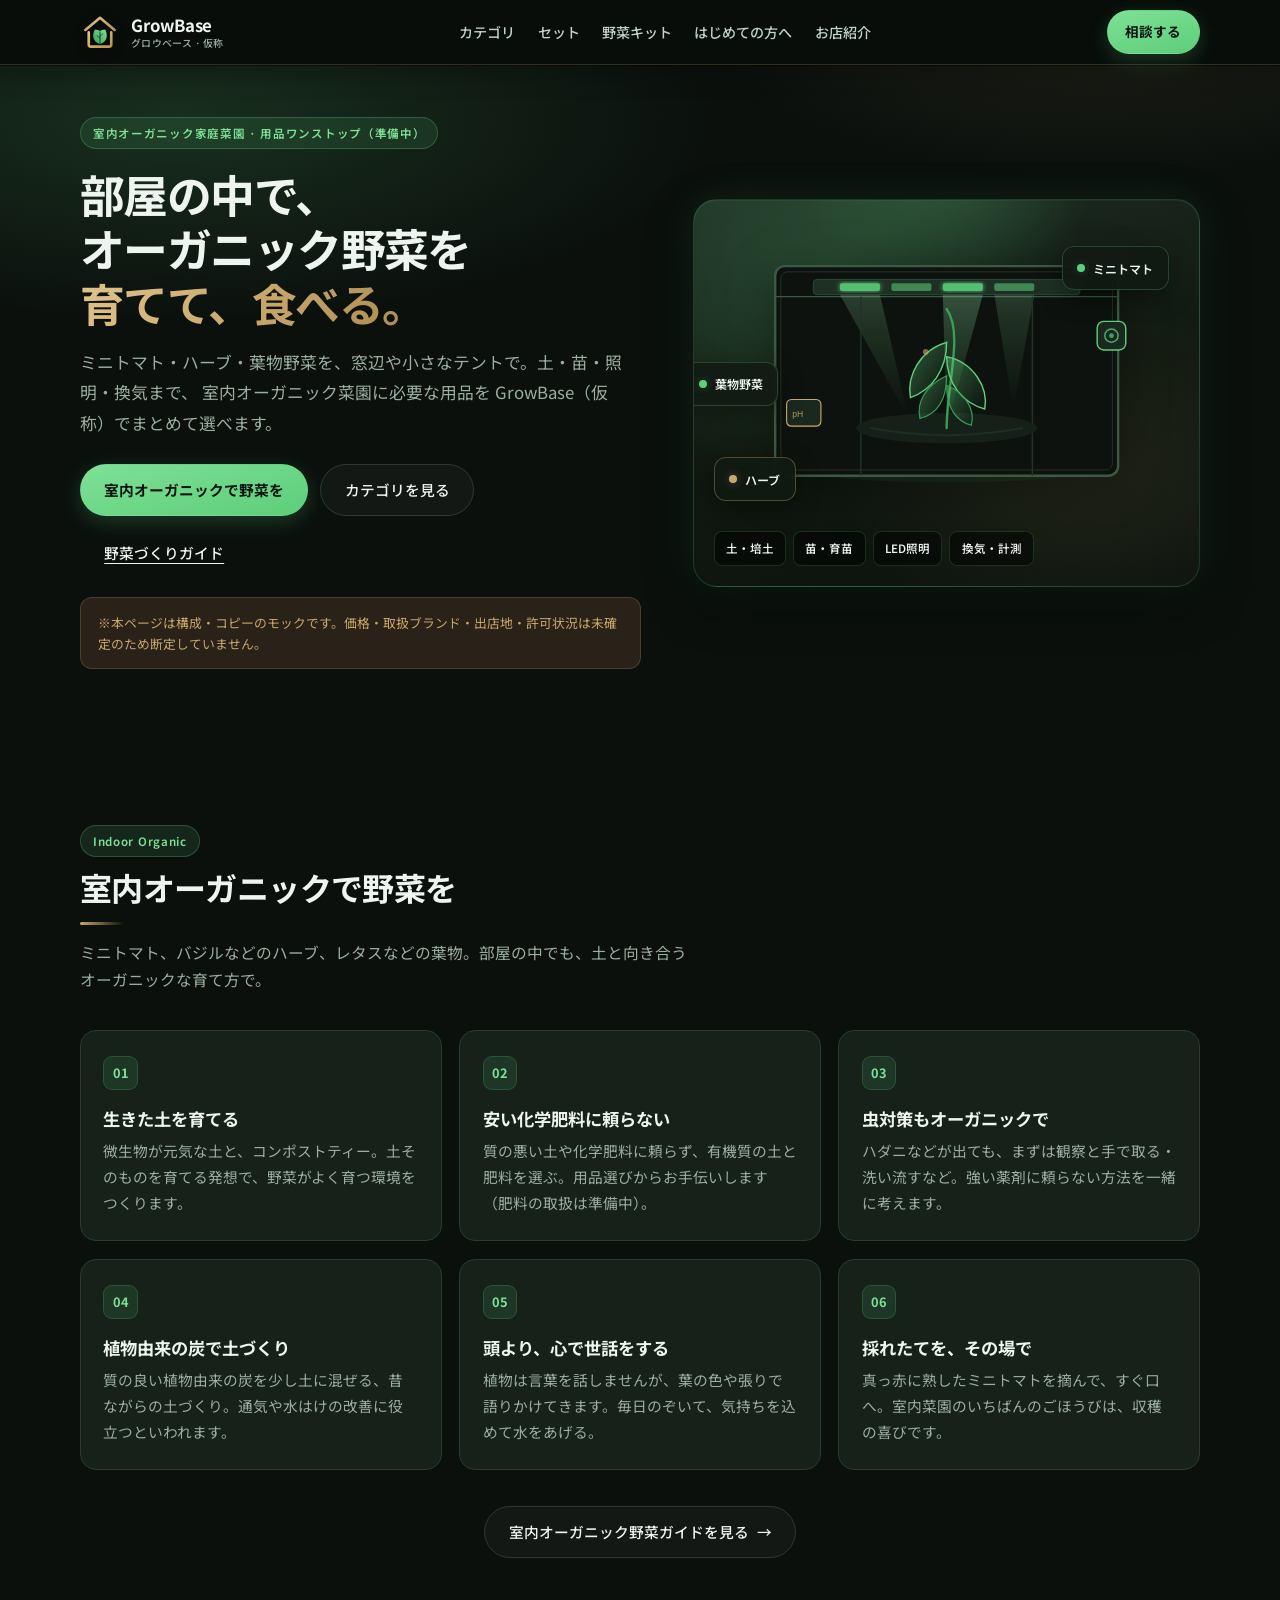
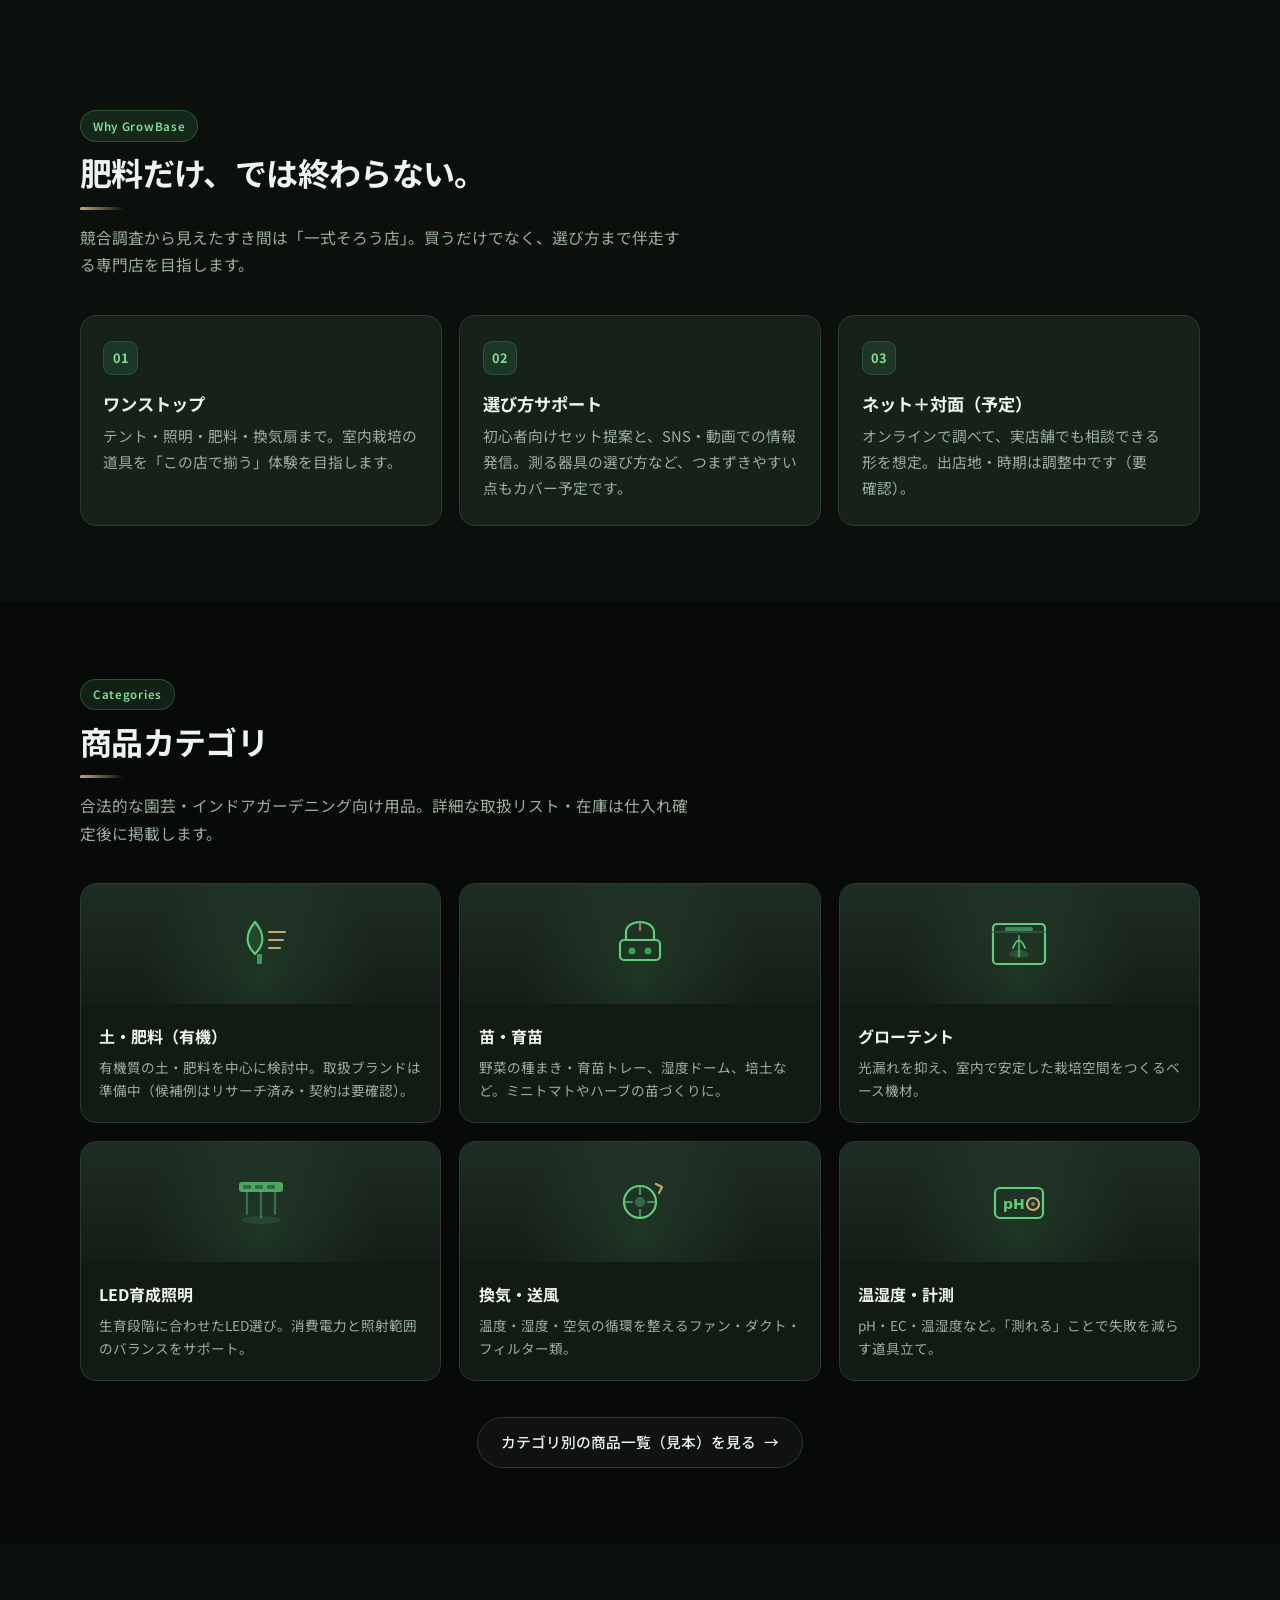
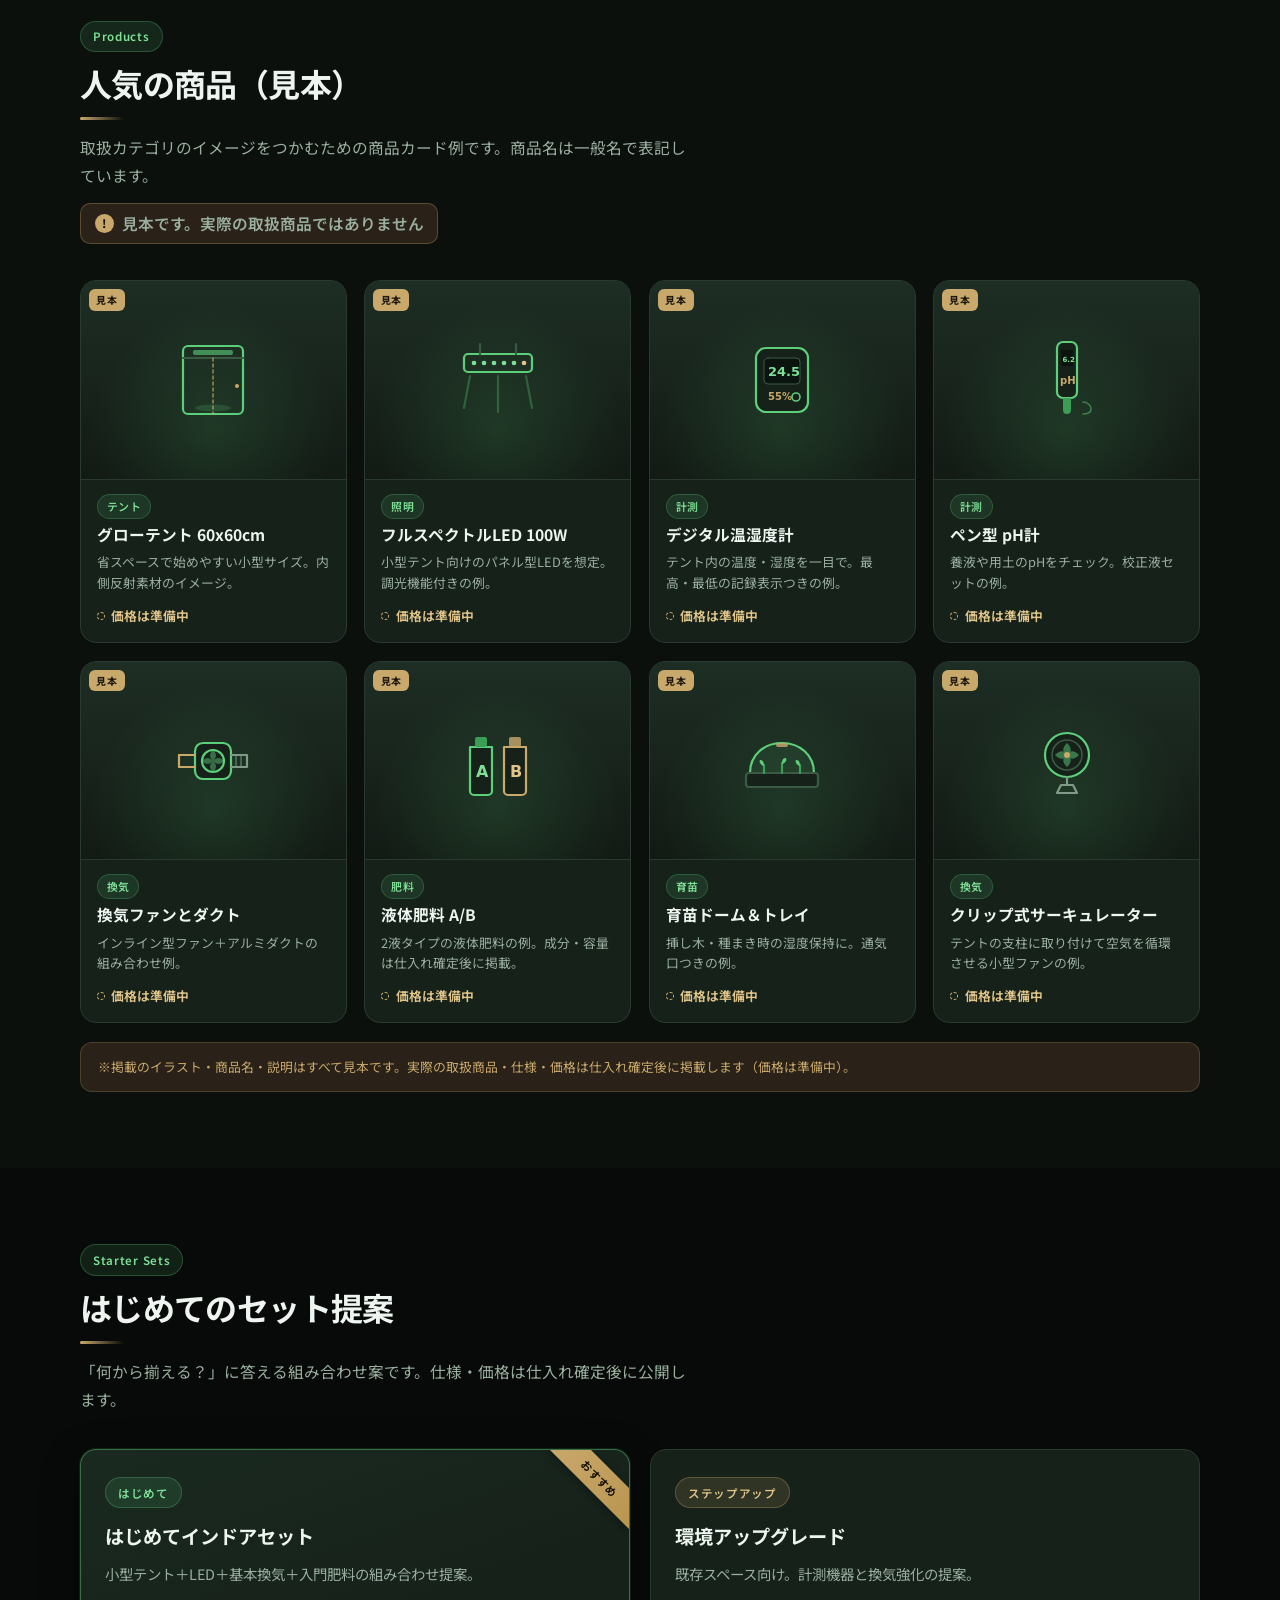
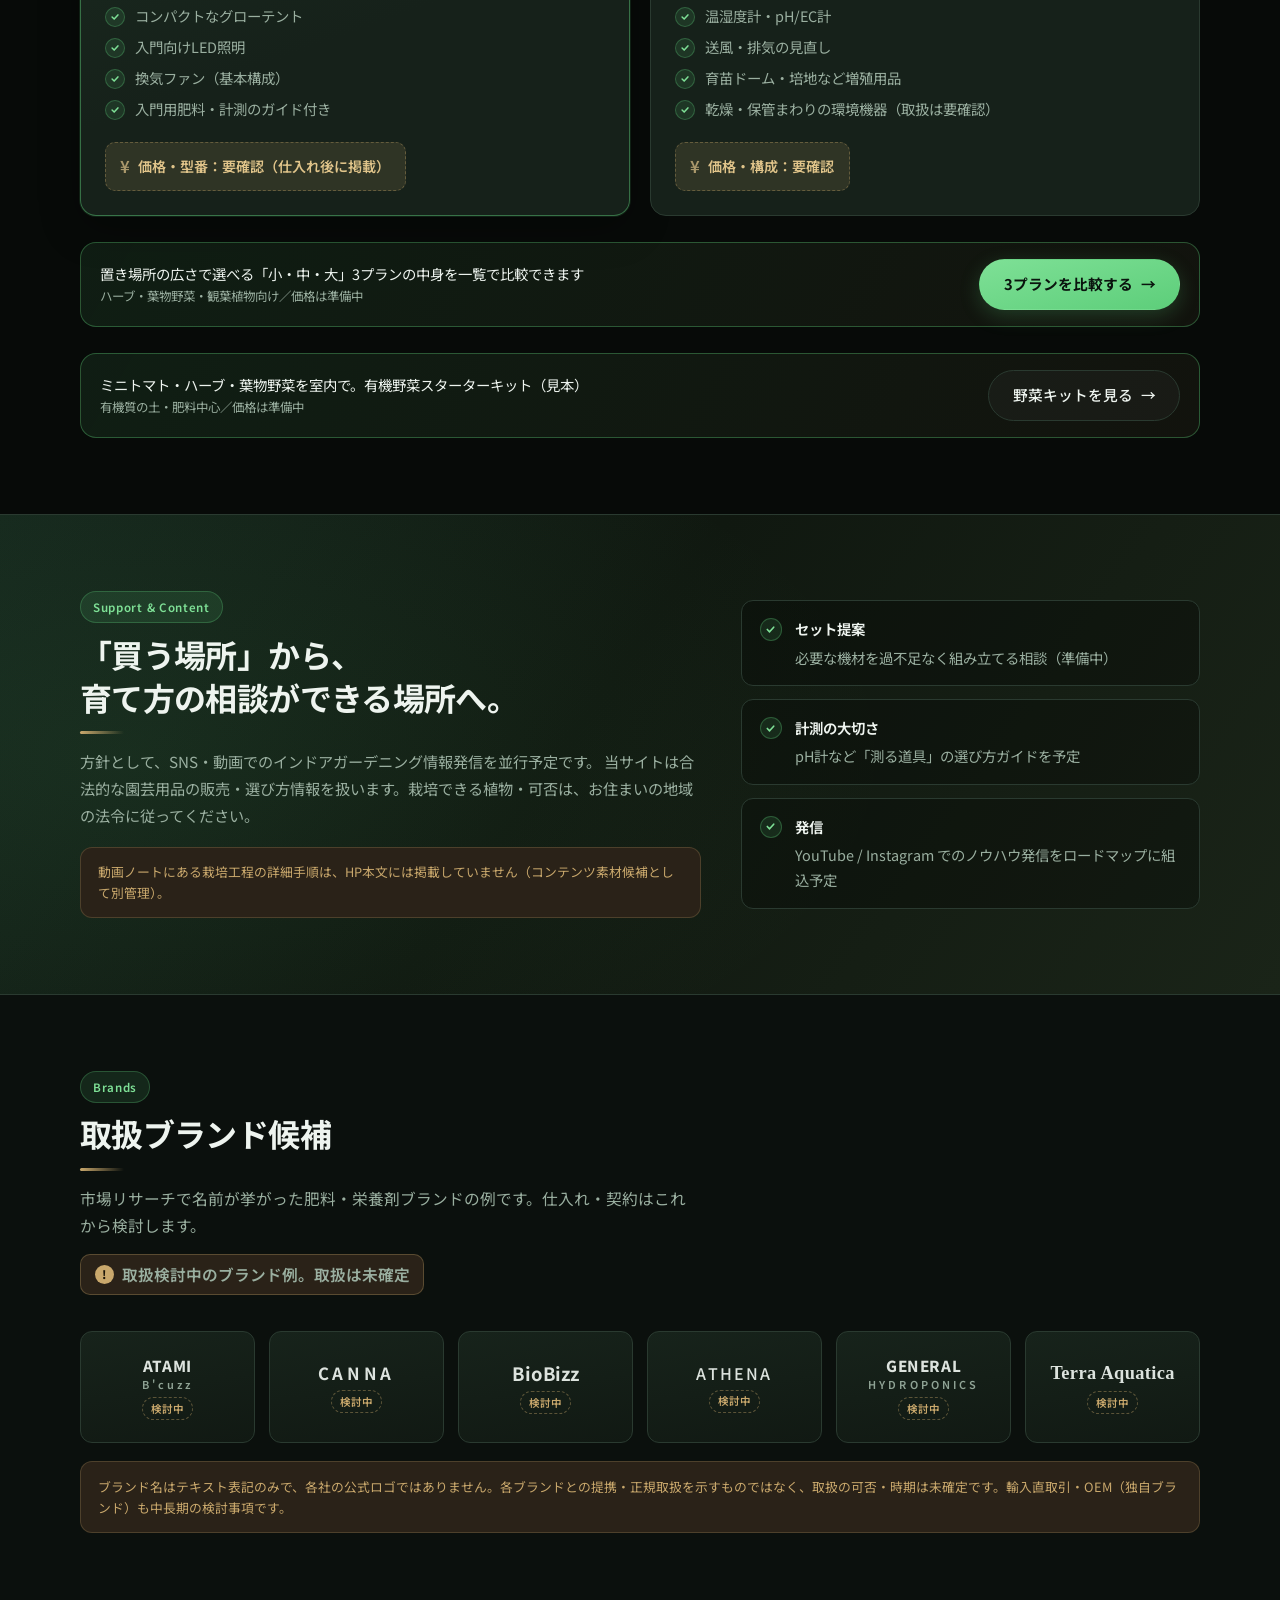
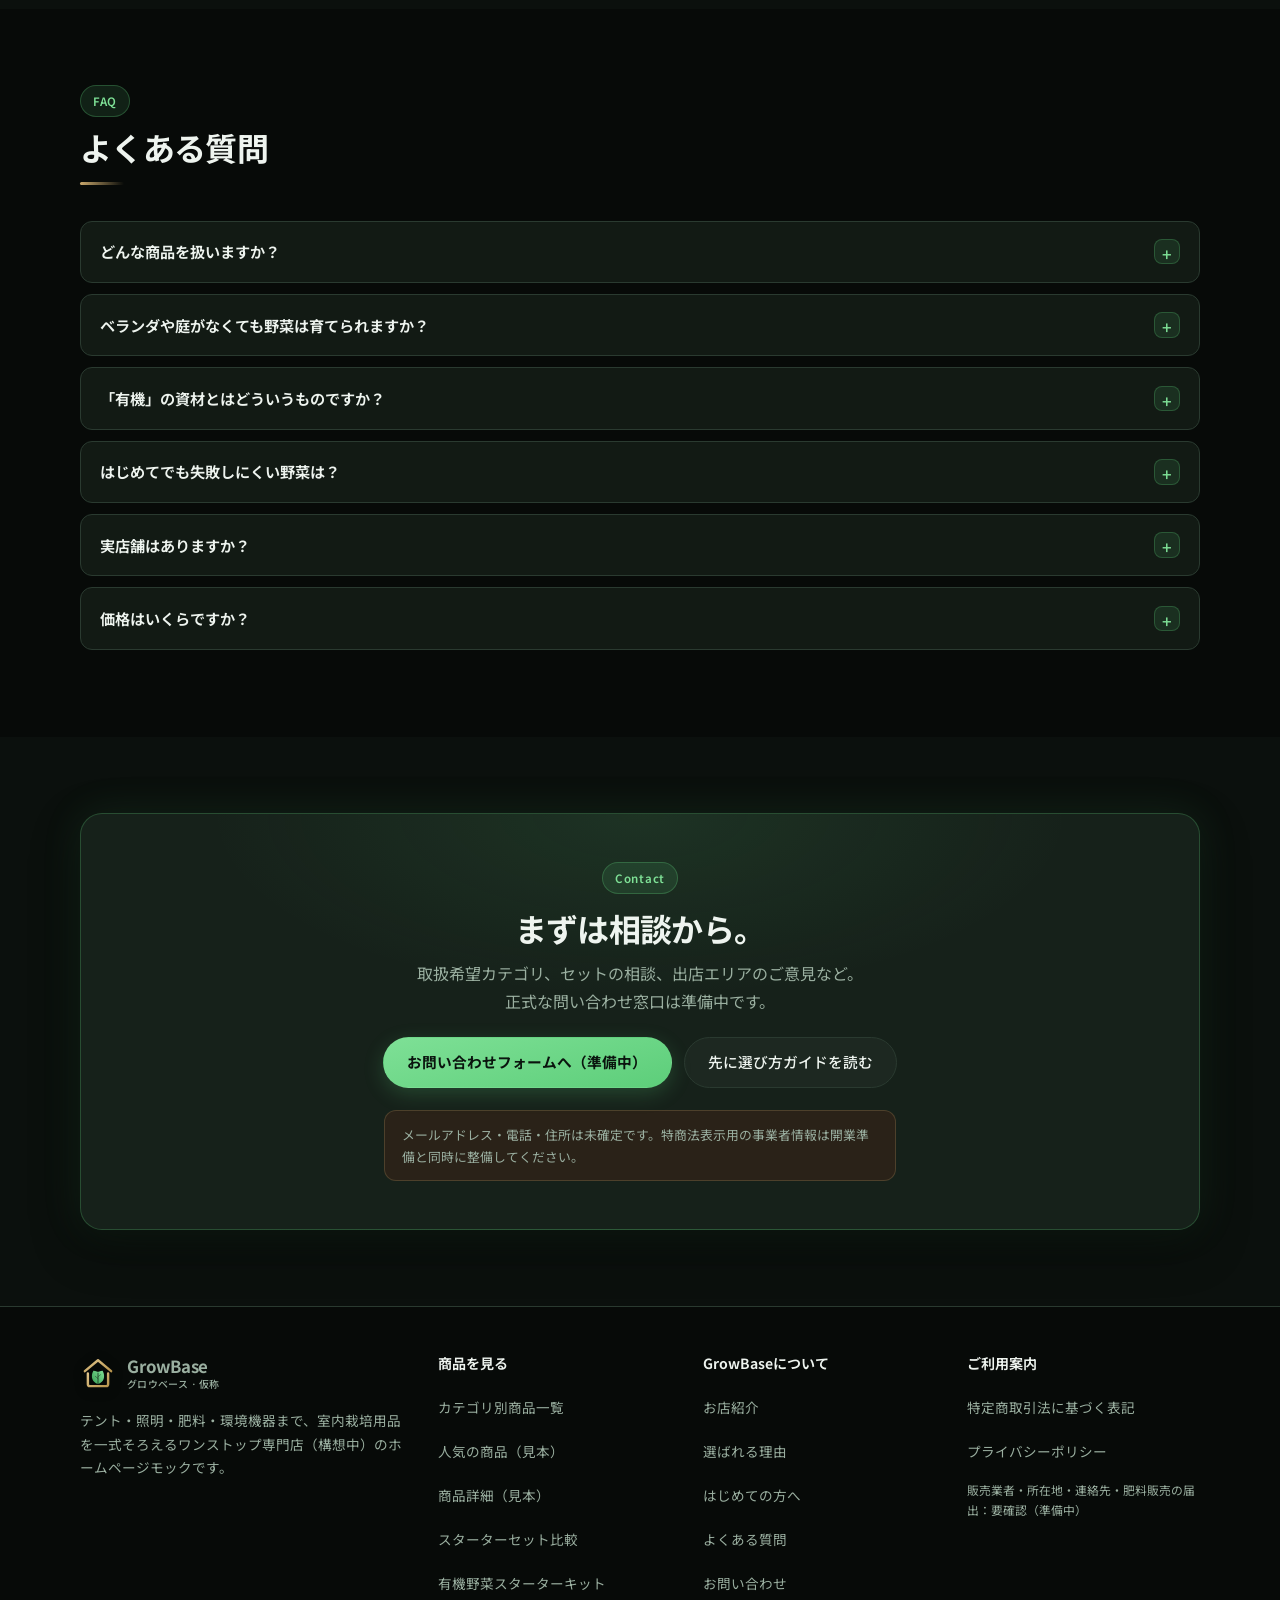
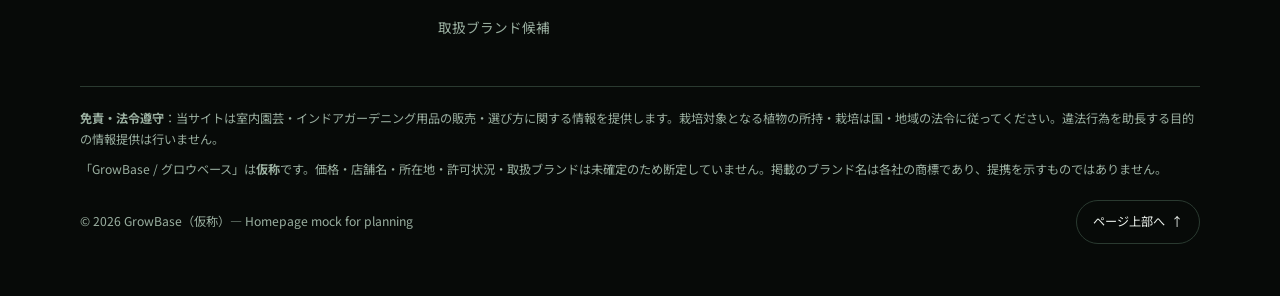
<file: index.html>
<!DOCTYPE html>
<html lang="ja">
<head>
  <meta name="robots" content="noindex, nofollow">
  <meta charset="UTF-8" />
  <meta name="viewport" content="width=device-width, initial-scale=1" />
  <title>GrowBase（仮称）｜室内栽培用品のワンストップ専門店</title>
  <meta name="description" content="テント・照明・肥料・換気まで。インドアガーデニング用品を一式そろえる GrowBase（仮称）。合法的な園芸・室内栽培の選び方をサポートします。" />
  <meta name="theme-color" content="#0b100d" />
  <link rel="icon" href="assets/favicon.svg" type="image/svg+xml" />
  <!-- OGP（og:url / og:image はドメイン・画像確定後に追加） -->
  <meta property="og:type" content="website" />
  <meta property="og:site_name" content="GrowBase（仮称）" />
  <meta property="og:title" content="GrowBase（仮称）｜室内栽培用品のワンストップ専門店" />
  <meta property="og:description" content="テント・照明・肥料・換気まで。インドアガーデニング用品を一式そろえる GrowBase（仮称）。合法的な園芸・室内栽培の選び方をサポートします。" />
  <meta property="og:locale" content="ja_JP" />
  <meta name="twitter:card" content="summary" />
  <link rel="preconnect" href="https://fonts.googleapis.com" />
  <link rel="preconnect" href="https://fonts.gstatic.com" crossorigin />
  <link href="https://fonts.googleapis.com/css2?family=Noto+Sans+JP:wght@400;500;600;700&display=swap" rel="stylesheet" />
  <link rel="stylesheet" href="assets/style.css" />
</head>
<body>
  <a class="skip-link" href="#top">本文へスキップ</a>
  <header>
    <div class="wrap nav">
      <a class="logo" href="index.html" aria-label="GrowBase（仮称） トップへ">
        <img class="logo-img" src="assets/logo.svg" width="40" height="40" alt="" />
        <span>GrowBase<small>グロウベース · 仮称</small></span>
      </a>
      <nav class="nav-links" aria-label="メイン">
        <a href="category.html">カテゴリ</a>
        <a href="sets.html">セット</a>
        <a href="veg-set.html">野菜キット</a>
        <a href="guide.html">はじめての方へ</a>
        <a href="about.html">お店紹介</a>
      </nav>
      <a class="btn btn-primary btn-sm nav-cta" href="contact.html">相談する</a>
      <button type="button" class="menu-toggle" id="menuToggle" aria-expanded="false" aria-controls="mobileMenu" aria-label="メニューを開く">
        <svg class="icon-open" width="20" height="20" viewBox="0 0 24 24" fill="none" stroke="currentColor" stroke-width="2" stroke-linecap="round"><path d="M4 7h16M4 12h16M4 17h16"/></svg>
        <svg class="icon-close" width="20" height="20" viewBox="0 0 24 24" fill="none" stroke="currentColor" stroke-width="2" stroke-linecap="round"><path d="M6 6l12 12M18 6L6 18"/></svg>
      </button>
    </div>
    <div class="mobile-menu" id="mobileMenu" hidden>
      <div class="wrap">
        <nav aria-label="モバイル">
          <a href="index.html" aria-current="page">ホーム</a>
          <a href="category.html">カテゴリ別商品一覧（見本）</a>
          <a href="product.html">商品詳細（見本）</a>
          <a href="sets.html">スターターセット比較</a>
          <a href="veg-set.html">有機野菜スターターキット（見本）</a>
          <a href="guide.html">はじめての方へ（選び方ガイド）</a>
          <a href="about.html">GrowBaseについて（お店紹介）</a>
          <a href="#brands">取扱ブランド候補</a>
          <a href="#faq">よくある質問</a>
          <a href="legal.html">特定商取引法に基づく表記（準備中）</a>
        </nav>
        <a class="btn btn-primary" href="contact.html">相談する</a>
      </div>
    </div>
  </header>

  <main id="top" tabindex="-1">
    <!-- Hero -->
    <section class="hero">
      <div class="wrap hero-grid">
        <div>
          <span class="badge">室内オーガニック家庭菜園 · 用品ワンストップ（準備中）</span>
          <h1>部屋の中で、オーガニック野菜を<br /><span class="gold-text">育てて、食べる。</span></h1>
          <p class="lead">
            ミニトマト・ハーブ・葉物野菜を、窓辺や小さなテントで。土・苗・照明・換気まで、
            室内オーガニック菜園に必要な用品を GrowBase（仮称）でまとめて選べます。
          </p>
          <div class="hero-cta">
            <a class="btn btn-primary" href="#organic">室内オーガニックで野菜を</a>
            <a class="btn btn-ghost" href="#categories">カテゴリを見る</a>
            <a class="btn btn-ghost" href="guide.html#organic-veg">野菜づくりガイド</a>
          </div>
          <p class="note">※本ページは構成・コピーのモックです。価格・取扱ブランド・出店地・許可状況は未確定のため断定していません。</p>
        </div>

        <div class="hero-visual" aria-hidden="true">
          <div class="float-card float-1">
            <span class="dot"></span>
            ミニトマト
          </div>
          <div class="float-card float-2 gold-border">
            <span class="dot"></span>
            ハーブ
          </div>
          <div class="float-card float-3">
            <span class="dot"></span>
            葉物野菜
          </div>

          <svg class="tent-svg" viewBox="0 0 480 300" xmlns="http://www.w3.org/2000/svg">
            <defs>
              <linearGradient id="g1" x1="0" y1="0" x2="1" y2="1">
                <stop offset="0%" stop-color="#5dce7a" stop-opacity=".4"/>
                <stop offset="100%" stop-color="#5dce7a" stop-opacity="0"/>
              </linearGradient>
              <linearGradient id="led" x1="0" y1="0" x2="0" y2="1">
                <stop offset="0%" stop-color="#9ff0b0"/>
                <stop offset="100%" stop-color="#5dce7a" stop-opacity="0"/>
              </linearGradient>
              <linearGradient id="goldGlow" x1="0" y1="0" x2="1" y2="1">
                <stop offset="0%" stop-color="#c9a86c" stop-opacity=".25"/>
                <stop offset="100%" stop-color="#c9a86c" stop-opacity="0"/>
              </linearGradient>
              <filter id="softGlow" x="-20%" y="-20%" width="140%" height="140%">
                <feGaussianBlur stdDeviation="3" result="b"/>
                <feMerge>
                  <feMergeNode in="b"/>
                  <feMergeNode in="SourceGraphic"/>
                </feMerge>
              </filter>
            </defs>
            <!-- Floor glow -->
            <ellipse cx="240" cy="255" rx="140" ry="12" fill="#5dce7a" opacity=".06"/>
            <!-- Tent body -->
            <rect x="60" y="40" width="360" height="220" rx="10" fill="#0d120e" stroke="#3a5a44" stroke-width="2.5"/>
            <rect x="66" y="46" width="348" height="208" rx="7" fill="none" stroke="#243328" stroke-width="1"/>
            <!-- Top bar -->
            <path d="M60 72h360" stroke="#3a5a44" stroke-width="1.5"/>
            <!-- LED bar -->
            <rect x="100" y="54" width="280" height="16" rx="4" fill="#1e3024" stroke="#2a4a35" stroke-width="1"/>
            <rect x="128" y="58" width="42" height="8" rx="2" fill="#5dce7a" opacity=".9" filter="url(#softGlow)"/>
            <rect x="182" y="58" width="42" height="8" rx="2" fill="#5dce7a" opacity=".55"/>
            <rect x="236" y="58" width="42" height="8" rx="2" fill="#5dce7a" opacity=".9" filter="url(#softGlow)"/>
            <rect x="290" y="58" width="42" height="8" rx="2" fill="#5dce7a" opacity=".55"/>
            <!-- Light beams -->
            <path d="M128 70 L200 200 L170 70Z" fill="url(#led)" opacity=".2"/>
            <path d="M236 70 L240 210 L278 70Z" fill="url(#led)" opacity=".28"/>
            <path d="M290 70 L310 190 L332 70Z" fill="url(#led)" opacity=".18"/>
            <!-- Poles -->
            <path d="M150 72v188M330 72v188" stroke="#243328" stroke-width="1.5"/>
            <!-- Pot / soil -->
            <ellipse cx="240" cy="210" rx="95" ry="16" fill="#152018"/>
            <path d="M160 210 Q240 225 320 210" fill="none" stroke="#1e2e24" stroke-width="2"/>
            <!-- Plant -->
            <path d="M240 210c0-45 18-100 0-125" fill="none" stroke="#3a9e54" stroke-width="2.5" stroke-linecap="round"/>
            <path d="M240 120c-28 8-42 35-38 58 22-8 38-28 38-58Z" fill="url(#g1)" stroke="#5dce7a" stroke-width="1.5"/>
            <path d="M240 135c28 6 44 32 40 55-22-6-40-25-40-55Z" fill="url(#g1)" stroke="#5dce7a" stroke-width="1.5"/>
            <path d="M240 155c-22 10-32 28-28 45 18-5 28-20 28-45Z" fill="url(#g1)" stroke="#3a9e54" stroke-width="1.2"/>
            <path d="M240 165c20 8 30 26 26 42-16-4-26-18-26-42Z" fill="url(#g1)" stroke="#3a9e54" stroke-width="1.2"/>
            <!-- Gold accent leaf tip -->
            <circle cx="218" cy="130" r="3" fill="#c9a86c" opacity=".6"/>
            <!-- Fan / vent -->
            <rect x="398" y="98" width="30" height="30" rx="7" fill="#1a2820" stroke="#5dce7a" stroke-width="1.5"/>
            <circle cx="413" cy="113" r="7" fill="none" stroke="#5dce7a" stroke-width="1.5" opacity=".8"/>
            <circle cx="413" cy="113" r="2.5" fill="#5dce7a" opacity=".7"/>
            <!-- Meter -->
            <rect x="72" y="180" width="36" height="28" rx="5" fill="#1a2820" stroke="#c9a86c" stroke-width="1.2"/>
            <text x="78" y="198" fill="#c9a86c" font-size="9" font-family="sans-serif" opacity=".85">pH</text>
          </svg>

          <div class="hero-chips">
            <span class="chip">土・培土</span>
            <span class="chip">苗・育苗</span>
            <span class="chip">LED照明</span>
            <span class="chip">換気・計測</span>
          </div>
        </div>
      </div>
    </section>

    <!-- Indoor organic veg -->
    <section class="section" id="organic">
      <div class="wrap">
        <div class="section-head reveal">
          <span class="badge">Indoor Organic</span>
          <h2>室内オーガニックで野菜を</h2>
          <p>ミニトマト、バジルなどのハーブ、レタスなどの葉物。部屋の中でも、土と向き合うオーガニックな育て方で。</p>
        </div>
        <div class="reasons organic-cards">
          <article class="reason reveal">
            <div class="num">01</div>
            <h3>生きた土を育てる</h3>
            <p>微生物が元気な土と、コンポストティー。土そのものを育てる発想で、野菜がよく育つ環境をつくります。</p>
          </article>
          <article class="reason reveal">
            <div class="num">02</div>
            <h3>安い化学肥料に頼らない</h3>
            <p>質の悪い土や化学肥料に頼らず、有機質の土と肥料を選ぶ。用品選びからお手伝いします（肥料の取扱は準備中）。</p>
          </article>
          <article class="reason reveal">
            <div class="num">03</div>
            <h3>虫対策もオーガニックで</h3>
            <p>ハダニなどが出ても、まずは観察と手で取る・洗い流すなど。強い薬剤に頼らない方法を一緒に考えます。</p>
          </article>
          <article class="reason reveal">
            <div class="num">04</div>
            <h3>植物由来の炭で土づくり</h3>
            <p>質の良い植物由来の炭を少し土に混ぜる、昔ながらの土づくり。通気や水はけの改善に役立つといわれます。</p>
          </article>
          <article class="reason reveal">
            <div class="num">05</div>
            <h3>頭より、心で世話をする</h3>
            <p>植物は言葉を話しませんが、葉の色や張りで語りかけてきます。毎日のぞいて、気持ちを込めて水をあげる。</p>
          </article>
          <article class="reason reveal">
            <div class="num">06</div>
            <h3>採れたてを、その場で</h3>
            <p>真っ赤に熟したミニトマトを摘んで、すぐ口へ。室内菜園のいちばんのごほうびは、収穫の喜びです。</p>
          </article>
        </div>
        <p class="section-more reveal"><a class="btn btn-ghost" href="guide.html#organic-veg">室内オーガニック野菜ガイドを見る <span aria-hidden="true">→</span></a></p>
      </div>
    </section>

    <!-- Reasons -->
    <section class="section" id="reasons">
      <div class="wrap">
        <div class="section-head reveal">
          <span class="badge">Why GrowBase</span>
          <h2>肥料だけ、では終わらない。</h2>
          <p>競合調査から見えたすき間は「一式そろう店」。買うだけでなく、選び方まで伴走する専門店を目指します。</p>
        </div>
        <div class="reasons">
          <article class="reason reveal">
            <div class="num">01</div>
            <h3>ワンストップ</h3>
            <p>テント・照明・肥料・換気扇まで。室内栽培の道具を「この店で揃う」体験を目指します。</p>
          </article>
          <article class="reason reveal">
            <div class="num">02</div>
            <h3>選び方サポート</h3>
            <p>初心者向けセット提案と、SNS・動画での情報発信。測る器具の選び方など、つまずきやすい点もカバー予定です。</p>
          </article>
          <article class="reason reveal">
            <div class="num">03</div>
            <h3>ネット＋対面（予定）</h3>
            <p>オンラインで調べて、実店舗でも相談できる形を想定。出店地・時期は調整中です（要確認）。</p>
          </article>
        </div>
      </div>
    </section>

    <!-- Categories -->
    <section class="section section-alt" id="categories">
      <div class="wrap">
        <div class="section-head reveal">
          <span class="badge">Categories</span>
          <h2>商品カテゴリ</h2>
          <p>合法的な園芸・インドアガーデニング向け用品。詳細な取扱リスト・在庫は仕入れ確定後に掲載します。</p>
        </div>
        <div class="cats">
          <a class="cat reveal" href="category.html#nutrient">
            <div class="cat-art">
              <svg class="gb-ill" width="72" height="56" viewBox="0 0 72 56" fill="none" aria-hidden="true">
                <path d="M30 6c-10 12-10 22 0 32 10-10 10-20 0-32Z" stroke="#5dce7a" stroke-width="2.2" fill="#5dce7a" fill-opacity=".12"/>
                <rect x="32" y="38" width="5" height="10" rx="1" fill="#3a9e54"/>
                <path d="M44 16h16M44 24h14M44 32h11" stroke="#c9a86c" stroke-width="2.2" stroke-linecap="round"/>
              </svg>
            </div>
            <div class="cat-body">
              <h3>土・肥料（有機） <span class="arrow" aria-hidden="true">→</span></h3>
              <p>有機質の土・肥料を中心に検討中。取扱ブランドは準備中（候補例はリサーチ済み・契約は要確認）。</p>
            </div>
          </a>
          <a class="cat reveal" href="category.html#seedling">
            <div class="cat-art">
              <svg class="gb-ill" width="72" height="56" viewBox="0 0 72 56" fill="none" aria-hidden="true">
                <rect x="16" y="24" width="40" height="20" rx="4" stroke="#5dce7a" stroke-width="2.2"/>
                <path d="M22 24v-8a14 10 0 0 1 28 0v8" stroke="#5dce7a" stroke-width="2.2" stroke-linecap="round"/>
                <circle cx="28" cy="35" r="3.5" fill="#3a9e54"/>
                <circle cx="44" cy="35" r="3.5" fill="#3a9e54"/>
                <path d="M36 8v6" stroke="#c9a86c" stroke-width="2.2" stroke-linecap="round" opacity=".7"/>
              </svg>
            </div>
            <div class="cat-body">
              <h3>苗・育苗 <span class="arrow" aria-hidden="true">→</span></h3>
              <p>野菜の種まき・育苗トレー、湿度ドーム、培土など。ミニトマトやハーブの苗づくりに。</p>
            </div>
          </a>
          <a class="cat reveal" href="category.html#tent">
            <div class="cat-art">
              <svg class="gb-ill" width="72" height="56" viewBox="0 0 72 56" fill="none" aria-hidden="true">
                <rect x="10" y="8" width="52" height="40" rx="4" stroke="#5dce7a" stroke-width="2.2"/>
                <path d="M10 16h52" stroke="#3a5a44" stroke-width="1.6"/>
                <rect x="22" y="11" width="28" height="4" rx="1.5" fill="#5dce7a" opacity=".55"/>
                <path d="M36 20v20" stroke="#3a9e54" stroke-width="2.2" stroke-linecap="round"/>
                <ellipse cx="36" cy="38" rx="10" ry="4" fill="#5dce7a" opacity=".2"/>
                <path d="M30 32c4-10 8-10 12 0" stroke="#5dce7a" stroke-width="1.6" fill="none"/>
              </svg>
            </div>
            <div class="cat-body">
              <h3>グローテント <span class="arrow" aria-hidden="true">→</span></h3>
              <p>光漏れを抑え、室内で安定した栽培空間をつくるベース機材。</p>
            </div>
          </a>
          <a class="cat reveal" href="category.html#light">
            <div class="cat-art">
              <svg class="gb-ill" width="72" height="56" viewBox="0 0 72 56" fill="none" aria-hidden="true">
                <rect x="14" y="8" width="44" height="10" rx="3" fill="#5dce7a" opacity=".75"/>
                <rect x="18" y="11" width="8" height="4" rx="1" fill="#0b140e" opacity=".4"/>
                <rect x="30" y="11" width="8" height="4" rx="1" fill="#0b140e" opacity=".4"/>
                <rect x="42" y="11" width="8" height="4" rx="1" fill="#0b140e" opacity=".4"/>
                <path d="M22 18v22M36 18v26M50 18v22" stroke="#5dce7a" stroke-width="2.2" opacity=".4" stroke-linecap="round"/>
                <ellipse cx="36" cy="46" rx="20" ry="4" fill="#5dce7a" opacity=".12"/>
              </svg>
            </div>
            <div class="cat-body">
              <h3>LED育成照明 <span class="arrow" aria-hidden="true">→</span></h3>
              <p>生育段階に合わせたLED選び。消費電力と照射範囲のバランスをサポート。</p>
            </div>
          </a>
          <a class="cat reveal" href="category.html#air">
            <div class="cat-art">
              <svg class="gb-ill" width="72" height="56" viewBox="0 0 72 56" fill="none" aria-hidden="true">
                <circle cx="36" cy="28" r="16" stroke="#5dce7a" stroke-width="2.2"/>
                <circle cx="36" cy="28" r="5" fill="#5dce7a" opacity=".35"/>
                <path d="M36 12v8M36 36v8M20 28h8M44 28h8" stroke="#5dce7a" stroke-width="2.2" stroke-linecap="round" opacity=".6"/>
                <path d="M52 10l6 3-3 6" stroke="#c9a86c" stroke-width="2.2" stroke-linecap="round" stroke-linejoin="round"/>
              </svg>
            </div>
            <div class="cat-body">
              <h3>換気・送風 <span class="arrow" aria-hidden="true">→</span></h3>
              <p>温度・湿度・空気の循環を整えるファン・ダクト・フィルター類。</p>
            </div>
          </a>
          <a class="cat reveal" href="category.html#meter">
            <div class="cat-art">
              <svg class="gb-ill" width="72" height="56" viewBox="0 0 72 56" fill="none" aria-hidden="true">
                <rect x="12" y="14" width="48" height="30" rx="5" stroke="#5dce7a" stroke-width="2.2"/>
                <text x="20" y="35" fill="#5dce7a" font-size="14" font-weight="600" font-family="system-ui,sans-serif">pH</text>
                <circle cx="50" cy="30" r="6" stroke="#c9a86c" stroke-width="2.2"/>
                <circle cx="50" cy="30" r="2" fill="#c9a86c" opacity=".7"/>
              </svg>
            </div>
            <div class="cat-body">
              <h3>温湿度・計測 <span class="arrow" aria-hidden="true">→</span></h3>
              <p>pH・EC・温湿度など。「測れる」ことで失敗を減らす道具立て。</p>
            </div>
          </a>
        </div>
        <p class="section-more reveal"><a class="btn btn-ghost" href="category.html">カテゴリ別の商品一覧（見本）を見る <span aria-hidden="true">→</span></a></p>
      </div>
    </section>

    <!-- Products (見本) -->
    <section class="section" id="products">
      <div class="wrap">
        <div class="section-head reveal">
          <span class="badge">Products</span>
          <h2>人気の商品（見本）</h2>
          <p>取扱カテゴリのイメージをつかむための商品カード例です。商品名は一般名で表記しています。</p>
          <p class="sample-flag">見本です。実際の取扱商品ではありません</p>
        </div>
        <ul class="products" aria-label="商品カード（見本）">
          <li class="product reveal" style="--d:0.0s">
            <div class="product-art" aria-hidden="true">
              <span class="sample-mark">見本</span>
              <svg class="gb-ill" viewBox="0 0 96 96" fill="none"><rect x="18" y="14" width="60" height="68" rx="5" stroke="#5dce7a" stroke-width="2.2"/><path d="M18 26h60" stroke="#3a5a44" stroke-width="2.2"/><path d="M48 26v56" stroke="#c9a86c" stroke-width="1.6" stroke-dasharray="3 3" opacity=".7"/><rect x="28" y="18" width="40" height="5" rx="2" fill="#5dce7a" opacity=".6"/><ellipse cx="48" cy="76" rx="18" ry="3.5" fill="#5dce7a" opacity=".18"/><circle cx="72" cy="54" r="2" fill="#c9a86c"/></svg>
            </div>
            <div class="product-body">
              <span class="tag">テント</span>
              <h3><a class="product-link" href="product.html">グローテント 60x60cm</a></h3>
              <p class="desc">省スペースで始めやすい小型サイズ。内側反射素材のイメージ。</p>
              <p class="price">価格は準備中</p>
            </div>
          </li>
          <li class="product reveal" style="--d:0.06s">
            <div class="product-art" aria-hidden="true">
              <span class="sample-mark">見本</span>
              <svg class="gb-ill" viewBox="0 0 96 96" fill="none"><rect x="14" y="22" width="68" height="18" rx="4" fill="#1e3024" stroke="#5dce7a" stroke-width="2.2"/><g fill="#7ee096"><circle cx="24" cy="31" r="2.3"/><circle cx="34" cy="31" r="2.3"/><circle cx="44" cy="31" r="2.3"/><circle cx="54" cy="31" r="2.3"/><circle cx="64" cy="31" r="2.3"/><circle cx="74" cy="31" r="2.3" fill="#e0c48a"/></g><path d="M30 12v10M66 12v10" stroke="#3a5a44" stroke-width="2.2"/><path d="M20 44l-6 32M48 44v36M76 44l6 32" stroke="#5dce7a" stroke-width="2.2" opacity=".3" stroke-linecap="round"/></svg>
            </div>
            <div class="product-body">
              <span class="tag">照明</span>
              <h3><a class="product-link" href="product.html">フルスペクトルLED 100W</a></h3>
              <p class="desc">小型テント向けのパネル型LEDを想定。調光機能付きの例。</p>
              <p class="price">価格は準備中</p>
            </div>
          </li>
          <li class="product reveal" style="--d:0.12s">
            <div class="product-art" aria-hidden="true">
              <span class="sample-mark">見本</span>
              <svg class="gb-ill" viewBox="0 0 96 96" fill="none"><rect x="22" y="16" width="52" height="64" rx="10" fill="#16211a" stroke="#5dce7a" stroke-width="2.2"/><rect x="30" y="26" width="36" height="26" rx="4" fill="#0b140e" stroke="#3a5a44"/><text x="34" y="44" fill="#7ee096" font-size="13" font-weight="700" font-family="system-ui,sans-serif">24.5</text><text x="34" y="68" fill="#c9a86c" font-size="10" font-weight="600" font-family="system-ui,sans-serif">55%</text><circle cx="62" cy="65" r="4" stroke="#5dce7a" stroke-width="1.6"/></svg>
            </div>
            <div class="product-body">
              <span class="tag">計測</span>
              <h3><a class="product-link" href="product.html">デジタル温湿度計</a></h3>
              <p class="desc">テント内の温度・湿度を一目で。最高・最低の記録表示つきの例。</p>
              <p class="price">価格は準備中</p>
            </div>
          </li>
          <li class="product reveal" style="--d:0.18s">
            <div class="product-art" aria-hidden="true">
              <span class="sample-mark">見本</span>
              <svg class="gb-ill" viewBox="0 0 96 96" fill="none"><rect x="38" y="10" width="20" height="56" rx="6" fill="#16211a" stroke="#5dce7a" stroke-width="2.2"/><rect x="42" y="18" width="12" height="16" rx="2" fill="#0b140e"/><text x="43.5" y="30" fill="#7ee096" font-size="7" font-weight="700" font-family="system-ui,sans-serif">6.2</text><path d="M44 66h8v12a4 4 0 0 1-8 0Z" fill="#3a9e54"/><text x="41" y="52" fill="#c9a86c" font-size="10" font-weight="700" font-family="system-ui,sans-serif">pH</text><path d="M64 70c4 0 8 3 8 7s-4 5-8 5" stroke="#5dce7a" stroke-width="1.6" opacity=".5"/></svg>
            </div>
            <div class="product-body">
              <span class="tag">計測</span>
              <h3><a class="product-link" href="product.html">ペン型 pH計</a></h3>
              <p class="desc">養液や用土のpHをチェック。校正液セットの例。</p>
              <p class="price">価格は準備中</p>
            </div>
          </li>
          <li class="product reveal" style="--d:0.0s">
            <div class="product-art" aria-hidden="true">
              <span class="sample-mark">見本</span>
              <svg class="gb-ill" viewBox="0 0 96 96" fill="none"><rect x="30" y="30" width="36" height="36" rx="8" fill="#16211a" stroke="#5dce7a" stroke-width="2.2"/><circle cx="48" cy="48" r="11" stroke="#5dce7a" stroke-width="2.2"/><path d="M48 37c4 4 4 7 0 11-4-4-4-7 0-11ZM59 48c-4 4-7 4-11 0 4-4 7-4 11 0ZM48 59c-4-4-4-7 0-11 4 4 4 7 0 11ZM37 48c4-4 7-4 11 0-4 4-7 4-11 0Z" fill="#5dce7a" opacity=".45"/><path d="M30 42H14M30 54H14" stroke="#c9a86c" stroke-width="2.2"/><path d="M14 42v12" stroke="#c9a86c" stroke-width="2.2"/><path d="M66 42h16v12H66" stroke="#7f9a86" stroke-width="2.2"/><path d="M71 42v12M76 42v12" stroke="#7f9a86" stroke-width="1.6" opacity=".6"/></svg>
            </div>
            <div class="product-body">
              <span class="tag">換気</span>
              <h3><a class="product-link" href="product.html">換気ファンとダクト</a></h3>
              <p class="desc">インライン型ファン＋アルミダクトの組み合わせ例。</p>
              <p class="price">価格は準備中</p>
            </div>
          </li>
          <li class="product reveal" style="--d:0.06s">
            <div class="product-art" aria-hidden="true">
              <span class="sample-mark">見本</span>
              <svg class="gb-ill" viewBox="0 0 96 96" fill="none"><path d="M20 34h22v44a4 4 0 0 1-4 4H24a4 4 0 0 1-4-4Z" fill="#16211a" stroke="#5dce7a" stroke-width="2.2"/><rect x="25" y="24" width="12" height="10" rx="2" fill="#3a9e54"/><path d="M54 34h22v44a4 4 0 0 1-4 4H58a4 4 0 0 1-4-4Z" fill="#16211a" stroke="#c9a86c" stroke-width="2.2"/><rect x="59" y="24" width="12" height="10" rx="2" fill="#c9a86c" opacity=".8"/><text x="26" y="64" fill="#7ee096" font-size="16" font-weight="800" font-family="system-ui,sans-serif">A</text><text x="60" y="64" fill="#e0c48a" font-size="16" font-weight="800" font-family="system-ui,sans-serif">B</text></svg>
            </div>
            <div class="product-body">
              <span class="tag">肥料</span>
              <h3><a class="product-link" href="product.html">液体肥料 A/B</a></h3>
              <p class="desc">2液タイプの液体肥料の例。成分・容量は仕入れ確定後に掲載。</p>
              <p class="price">価格は準備中</p>
            </div>
          </li>
          <li class="product reveal" style="--d:0.12s">
            <div class="product-art" aria-hidden="true">
              <span class="sample-mark">見本</span>
              <svg class="gb-ill" viewBox="0 0 96 96" fill="none"><path d="M16 60c0-18 14-30 32-30s32 12 32 30" fill="#5dce7a" fill-opacity=".08" stroke="#5dce7a" stroke-width="2.2"/><rect x="12" y="60" width="72" height="14" rx="3" fill="#16211a" stroke="#3a5a44" stroke-width="2.2"/><rect x="42" y="30" width="12" height="4" rx="2" fill="#c9a86c" opacity=".8"/><path d="M30 60v-8M48 60v-10M66 60v-8" stroke="#3a9e54" stroke-width="2.2" stroke-linecap="round"/><path d="M30 53c-4-1-5-4-4-6 3 0 4 2 4 6ZM48 51c4-1 5-4 4-6-3 0-4 2-4 6ZM66 53c-4-1-5-4-4-6 3 0 4 2 4 6Z" fill="#5dce7a"/></svg>
            </div>
            <div class="product-body">
              <span class="tag">育苗</span>
              <h3><a class="product-link" href="product.html">育苗ドーム＆トレイ</a></h3>
              <p class="desc">挿し木・種まき時の湿度保持に。通気口つきの例。</p>
              <p class="price">価格は準備中</p>
            </div>
          </li>
          <li class="product reveal" style="--d:0.18s">
            <div class="product-art" aria-hidden="true">
              <span class="sample-mark">見本</span>
              <svg class="gb-ill" viewBox="0 0 96 96" fill="none"><circle cx="48" cy="42" r="22" fill="#16211a" stroke="#5dce7a" stroke-width="2.2"/><circle cx="48" cy="42" r="15" stroke="#3a5a44" stroke-width="1.6"/><path d="M48 30c5 5 5 9 0 12-5-3-5-7 0-12ZM60 42c-5 5-9 5-12 0 3-5 7-5 12 0ZM48 54c-5-5-5-9 0-12 5 3 5 7 0 12ZM36 42c5-5 9-5 12 0-3 5-7 5-12 0Z" fill="#5dce7a" opacity=".5"/><circle cx="48" cy="42" r="3" fill="#c9a86c"/><path d="M48 64v8M38 80h20l-4-8H42Z" stroke="#7f9a86" stroke-width="2.2" stroke-linejoin="round"/></svg>
            </div>
            <div class="product-body">
              <span class="tag">換気</span>
              <h3><a class="product-link" href="product.html">クリップ式サーキュレーター</a></h3>
              <p class="desc">テントの支柱に取り付けて空気を循環させる小型ファンの例。</p>
              <p class="price">価格は準備中</p>
            </div>
          </li>
        </ul>
        <p class="note reveal">※掲載のイラスト・商品名・説明はすべて見本です。実際の取扱商品・仕様・価格は仕入れ確定後に掲載します（価格は準備中）。</p>
      </div>
    </section>

    <!-- Starter Sets -->
    <section class="section section-alt" id="sets">
      <div class="wrap">
        <div class="section-head reveal">
          <span class="badge">Starter Sets</span>
          <h2>はじめてのセット提案</h2>
          <p>「何から揃える？」に答える組み合わせ案です。仕様・価格は仕入れ確定後に公開します。</p>
        </div>
        <div class="sets">
          <article class="set featured reveal">
            <span class="set-ribbon">おすすめ</span>
            <span class="badge">はじめて</span>
            <h3>はじめてインドアセット</h3>
            <p class="muted">小型テント＋LED＋基本換気＋入門肥料の組み合わせ提案。</p>
            <ul class="set-list">
              <li>
                <span class="tick" aria-hidden="true"><svg viewBox="0 0 12 12" fill="none"><path d="M2.5 6l2.5 2.5 4.5-5" stroke="currentColor" stroke-width="1.8" stroke-linecap="round" stroke-linejoin="round"/></svg></span>
                コンパクトなグローテント
              </li>
              <li>
                <span class="tick" aria-hidden="true"><svg viewBox="0 0 12 12" fill="none"><path d="M2.5 6l2.5 2.5 4.5-5" stroke="currentColor" stroke-width="1.8" stroke-linecap="round" stroke-linejoin="round"/></svg></span>
                入門向けLED照明
              </li>
              <li>
                <span class="tick" aria-hidden="true"><svg viewBox="0 0 12 12" fill="none"><path d="M2.5 6l2.5 2.5 4.5-5" stroke="currentColor" stroke-width="1.8" stroke-linecap="round" stroke-linejoin="round"/></svg></span>
                換気ファン（基本構成）
              </li>
              <li>
                <span class="tick" aria-hidden="true"><svg viewBox="0 0 12 12" fill="none"><path d="M2.5 6l2.5 2.5 4.5-5" stroke="currentColor" stroke-width="1.8" stroke-linecap="round" stroke-linejoin="round"/></svg></span>
                入門用肥料・計測のガイド付き
              </li>
            </ul>
            <p class="price-tag"><span class="yen">¥</span> 価格・型番：要確認（仕入れ後に掲載）</p>
          </article>
          <article class="set reveal" style="--d:.08s">
            <span class="badge badge-gold">ステップアップ</span>
            <h3>環境アップグレード</h3>
            <p class="muted">既存スペース向け。計測機器と換気強化の提案。</p>
            <ul class="set-list">
              <li>
                <span class="tick" aria-hidden="true"><svg viewBox="0 0 12 12" fill="none"><path d="M2.5 6l2.5 2.5 4.5-5" stroke="currentColor" stroke-width="1.8" stroke-linecap="round" stroke-linejoin="round"/></svg></span>
                温湿度計・pH/EC計
              </li>
              <li>
                <span class="tick" aria-hidden="true"><svg viewBox="0 0 12 12" fill="none"><path d="M2.5 6l2.5 2.5 4.5-5" stroke="currentColor" stroke-width="1.8" stroke-linecap="round" stroke-linejoin="round"/></svg></span>
                送風・排気の見直し
              </li>
              <li>
                <span class="tick" aria-hidden="true"><svg viewBox="0 0 12 12" fill="none"><path d="M2.5 6l2.5 2.5 4.5-5" stroke="currentColor" stroke-width="1.8" stroke-linecap="round" stroke-linejoin="round"/></svg></span>
                育苗ドーム・培地など増殖用品
              </li>
              <li>
                <span class="tick" aria-hidden="true"><svg viewBox="0 0 12 12" fill="none"><path d="M2.5 6l2.5 2.5 4.5-5" stroke="currentColor" stroke-width="1.8" stroke-linecap="round" stroke-linejoin="round"/></svg></span>
                乾燥・保管まわりの環境機器（取扱は要確認）
              </li>
            </ul>
            <p class="price-tag"><span class="yen">¥</span> 価格・構成：要確認</p>
          </article>
        </div>
        <div class="set-compare-link reveal"><p>置き場所の広さで選べる「小・中・大」3プランの中身を一覧で比較できます<small>ハーブ・葉物野菜・観葉植物向け／価格は準備中</small></p><a class="btn btn-primary" href="sets.html">3プランを比較する <span aria-hidden="true">→</span></a></div>
        <div class="set-compare-link reveal"><p>ミニトマト・ハーブ・葉物野菜を室内で。有機野菜スターターキット（見本）<small>有機質の土・肥料中心／価格は準備中</small></p><a class="btn btn-ghost" href="veg-set.html">野菜キットを見る <span aria-hidden="true">→</span></a></div>
      </div>
    </section>

    <!-- Support -->
    <section class="band section" id="support">
      <div class="wrap band-inner">
        <div>
          <span class="badge">Support &amp; Content</span>
          <h2>「買う場所」から、<br />育て方の相談ができる場所へ。</h2>
          <p class="muted" style="margin-bottom:1.1rem;font-size:.95rem;">
            方針として、SNS・動画でのインドアガーデニング情報発信を並行予定です。
            当サイトは合法的な園芸用品の販売・選び方情報を扱います。栽培できる植物・可否は、お住まいの地域の法令に従ってください。
          </p>
          <div class="note">動画ノートにある栽培工程の詳細手順は、HP本文には掲載していません（コンテンツ素材候補として別管理）。</div>
        </div>
        <ul class="feature-list reveal">
          <li>
            <span class="check" aria-hidden="true"><svg viewBox="0 0 12 12" fill="none"><path d="M2.5 6l2.5 2.5 4.5-5" stroke="currentColor" stroke-width="1.8" stroke-linecap="round" stroke-linejoin="round"/></svg></span>
            <span><strong>セット提案</strong>必要な機材を過不足なく組み立てる相談（準備中）</span>
          </li>
          <li>
            <span class="check" aria-hidden="true"><svg viewBox="0 0 12 12" fill="none"><path d="M2.5 6l2.5 2.5 4.5-5" stroke="currentColor" stroke-width="1.8" stroke-linecap="round" stroke-linejoin="round"/></svg></span>
            <span><strong>計測の大切さ</strong>pH計など「測る道具」の選び方ガイドを予定</span>
          </li>
          <li>
            <span class="check" aria-hidden="true"><svg viewBox="0 0 12 12" fill="none"><path d="M2.5 6l2.5 2.5 4.5-5" stroke="currentColor" stroke-width="1.8" stroke-linecap="round" stroke-linejoin="round"/></svg></span>
            <span><strong>発信</strong>YouTube / Instagram でのノウハウ発信をロードマップに組込予定</span>
          </li>
        </ul>
      </div>
    </section>

    <!-- Brands -->
    <section class="section" id="brands">
      <div class="wrap">
        <div class="section-head reveal">
          <span class="badge">Brands</span>
          <h2>取扱ブランド候補</h2>
          <p>市場リサーチで名前が挙がった肥料・栄養剤ブランドの例です。仕入れ・契約はこれから検討します。</p>
          <p class="sample-flag">取扱検討中のブランド例。取扱は未確定</p>
        </div>
        <ul class="brand-tiles" aria-label="取扱検討中のブランド例（取扱は未確定）">
          <li class="brand-tile reveal" style="--d:0s"><span class="wordmark wm-stack">ATAMI<span>B'cuzz</span></span><span class="brand-status">検討中</span></li>
          <li class="brand-tile reveal" style="--d:.03s"><span class="wordmark wm-wide">CANNA</span><span class="brand-status">検討中</span></li>
          <li class="brand-tile reveal" style="--d:.06s"><span class="wordmark wm-round">BioBizz</span><span class="brand-status">検討中</span></li>
          <li class="brand-tile reveal" style="--d:.12s"><span class="wordmark wm-light">ATHENA</span><span class="brand-status">検討中</span></li>
          <li class="brand-tile reveal" style="--d:.18s"><span class="wordmark wm-stack">GENERAL<span>HYDROPONICS</span></span><span class="brand-status">検討中</span></li>
          <li class="brand-tile reveal" style="--d:.24s"><span class="wordmark wm-serif">Terra Aquatica</span><span class="brand-status">検討中</span></li>
        </ul>
        <p class="note reveal">ブランド名はテキスト表記のみで、各社の公式ロゴではありません。各ブランドとの提携・正規取扱を示すものではなく、取扱の可否・時期は未確定です。輸入直取引・OEM（独自ブランド）も中長期の検討事項です。</p>
      </div>
    </section>

    <!-- FAQ -->
    <section class="section section-alt" id="faq">
      <div class="wrap">
        <div class="section-head reveal">
          <span class="badge">FAQ</span>
          <h2>よくある質問</h2>
        </div>
        <details class="faq reveal">
          <summary>どんな商品を扱いますか？ <span class="faq-icon" aria-hidden="true">+</span></summary>
          <div class="faq-body">
            <p>室内でミニトマト・ハーブ・葉物野菜などを育てるための、有機質の培養土・肥料、プランター、LEDライト、育苗用品などを予定しています。詳細な取扱リストは仕入れ確定後に公開します。</p>
          </div>
        </details>
        <details class="faq reveal">
          <summary>ベランダや庭がなくても野菜は育てられますか？ <span class="faq-icon" aria-hidden="true">+</span></summary>
          <div class="faq-body">
            <p>LEDライトを使えば、窓辺や棚などの室内スペースでも葉物野菜やハーブを育てられます。ミニトマトは光量と鉢の深さが必要なため、キットの構成で案内予定です。</p>
          </div>
        </details>
        <details class="faq reveal">
          <summary>「有機」の資材とはどういうものですか？ <span class="faq-icon" aria-hidden="true">+</span></summary>
          <div class="faq-body">
            <p>堆肥や植物性・動物性の原料など、有機質を主体にした土や肥料を指します。具体的な商品の仕様・表示は仕入れ確定後に確認して掲載します。</p>
          </div>
        </details>
        <details class="faq reveal">
          <summary>はじめてでも失敗しにくい野菜は？ <span class="faq-icon" aria-hidden="true">+</span></summary>
          <div class="faq-body">
            <p>リーフレタスやベビーリーフなどの葉物、バジルなどのハーブは比較的短期間で収穫でき、初めての方に向いています。</p>
          </div>
        </details>
        <details class="faq reveal">
          <summary>実店舗はありますか？ <span class="faq-icon" aria-hidden="true">+</span></summary>
          <div class="faq-body">
            <p>実店舗＋オンラインの両方を想定しています。場所・開店時期は未定です（要確認）。</p>
          </div>
        </details>
        <details class="faq reveal">
          <summary>価格はいくらですか？ <span class="faq-icon" aria-hidden="true">+</span></summary>
          <div class="faq-body">
            <p>すべて準備中です。セット・キットの価格は仕入れ確定後に公開します。</p>
          </div>
        </details>
      </div>
    </section>

    <!-- Contact CTA -->
    <section class="section" id="contact">
      <div class="wrap">
        <div class="cta-box reveal">
          <span class="badge">Contact</span>
          <h2>まずは相談から。</h2>
          <p>取扱希望カテゴリ、セットの相談、出店エリアのご意見など。正式な問い合わせ窓口は準備中です。</p>
          <div class="cta-actions">
            <a class="btn btn-primary" href="contact.html">お問い合わせフォームへ（準備中）</a>
            <a class="btn btn-ghost" href="guide.html">先に選び方ガイドを読む</a>
          </div>
          <p class="note" style="text-align:left;max-width:32rem;margin:1.35rem auto 0;">メールアドレス・電話・住所は未確定です。特商法表示用の事業者情報は開業準備と同時に整備してください。</p>
        </div>
      </div>
    </section>
  </main>

  <footer>
    <div class="wrap">
      <div class="foot-grid">
        <div class="foot-brand">
          <a class="logo foot-logo" href="index.html" aria-label="GrowBase（仮称） トップへ">
            <img class="logo-img" src="assets/logo.svg" width="36" height="36" alt="" />
            <span>GrowBase<small>グロウベース · 仮称</small></span>
          </a>
          <p>テント・照明・肥料・環境機器まで、室内栽培用品を一式そろえるワンストップ専門店（構想中）のホームページモックです。</p>
        </div>
        <div>
          <h4>商品を見る</h4>
          <ul class="foot-links">
            <li><a href="category.html">カテゴリ別商品一覧</a></li>
            <li><a href="#products">人気の商品（見本）</a></li>
            <li><a href="product.html">商品詳細（見本）</a></li>
            <li><a href="sets.html">スターターセット比較</a></li>
            <li><a href="veg-set.html">有機野菜スターターキット</a></li>
            <li><a href="#brands">取扱ブランド候補</a></li>
          </ul>
        </div>
        <div>
          <h4>GrowBaseについて</h4>
          <ul class="foot-links">
            <li><a href="about.html">お店紹介</a></li>
            <li><a href="#reasons">選ばれる理由</a></li>
            <li><a href="guide.html">はじめての方へ</a></li>
            <li><a href="#faq">よくある質問</a></li>
            <li><a href="contact.html">お問い合わせ</a></li>
          </ul>
        </div>
        <div>
          <h4>ご利用案内</h4>
          <ul class="foot-links">
            <li><a href="legal.html">特定商取引法に基づく表記</a></li>
            <li><a href="legal.html#privacy">プライバシーポリシー</a></li>
          </ul>
          <p class="foot-mini">販売業者・所在地・連絡先・肥料販売の届出：要確認（準備中）</p>
        </div>
      </div>
      <div class="legal">
        <p><strong>免責・法令遵守</strong>：当サイトは室内園芸・インドアガーデニング用品の販売・選び方に関する情報を提供します。栽培対象となる植物の所持・栽培は国・地域の法令に従ってください。違法行為を助長する目的の情報提供は行いません。</p>
        <p style="margin-top:.6rem;">「GrowBase / グロウベース」は<strong>仮称</strong>です。価格・店舗名・所在地・許可状況・取扱ブランドは未確定のため断定していません。掲載のブランド名は各社の商標であり、提携を示すものではありません。</p>
        <div class="foot-bottom">
          <span>© 2026 GrowBase（仮称）— Homepage mock for planning</span>
          <a class="to-top" href="#top">ページ上部へ <span aria-hidden="true">↑</span></a>
        </div>
      </div>
    </div>
  </footer>

  <script src="assets/main.js"></script>
</body>
</html>
</file>
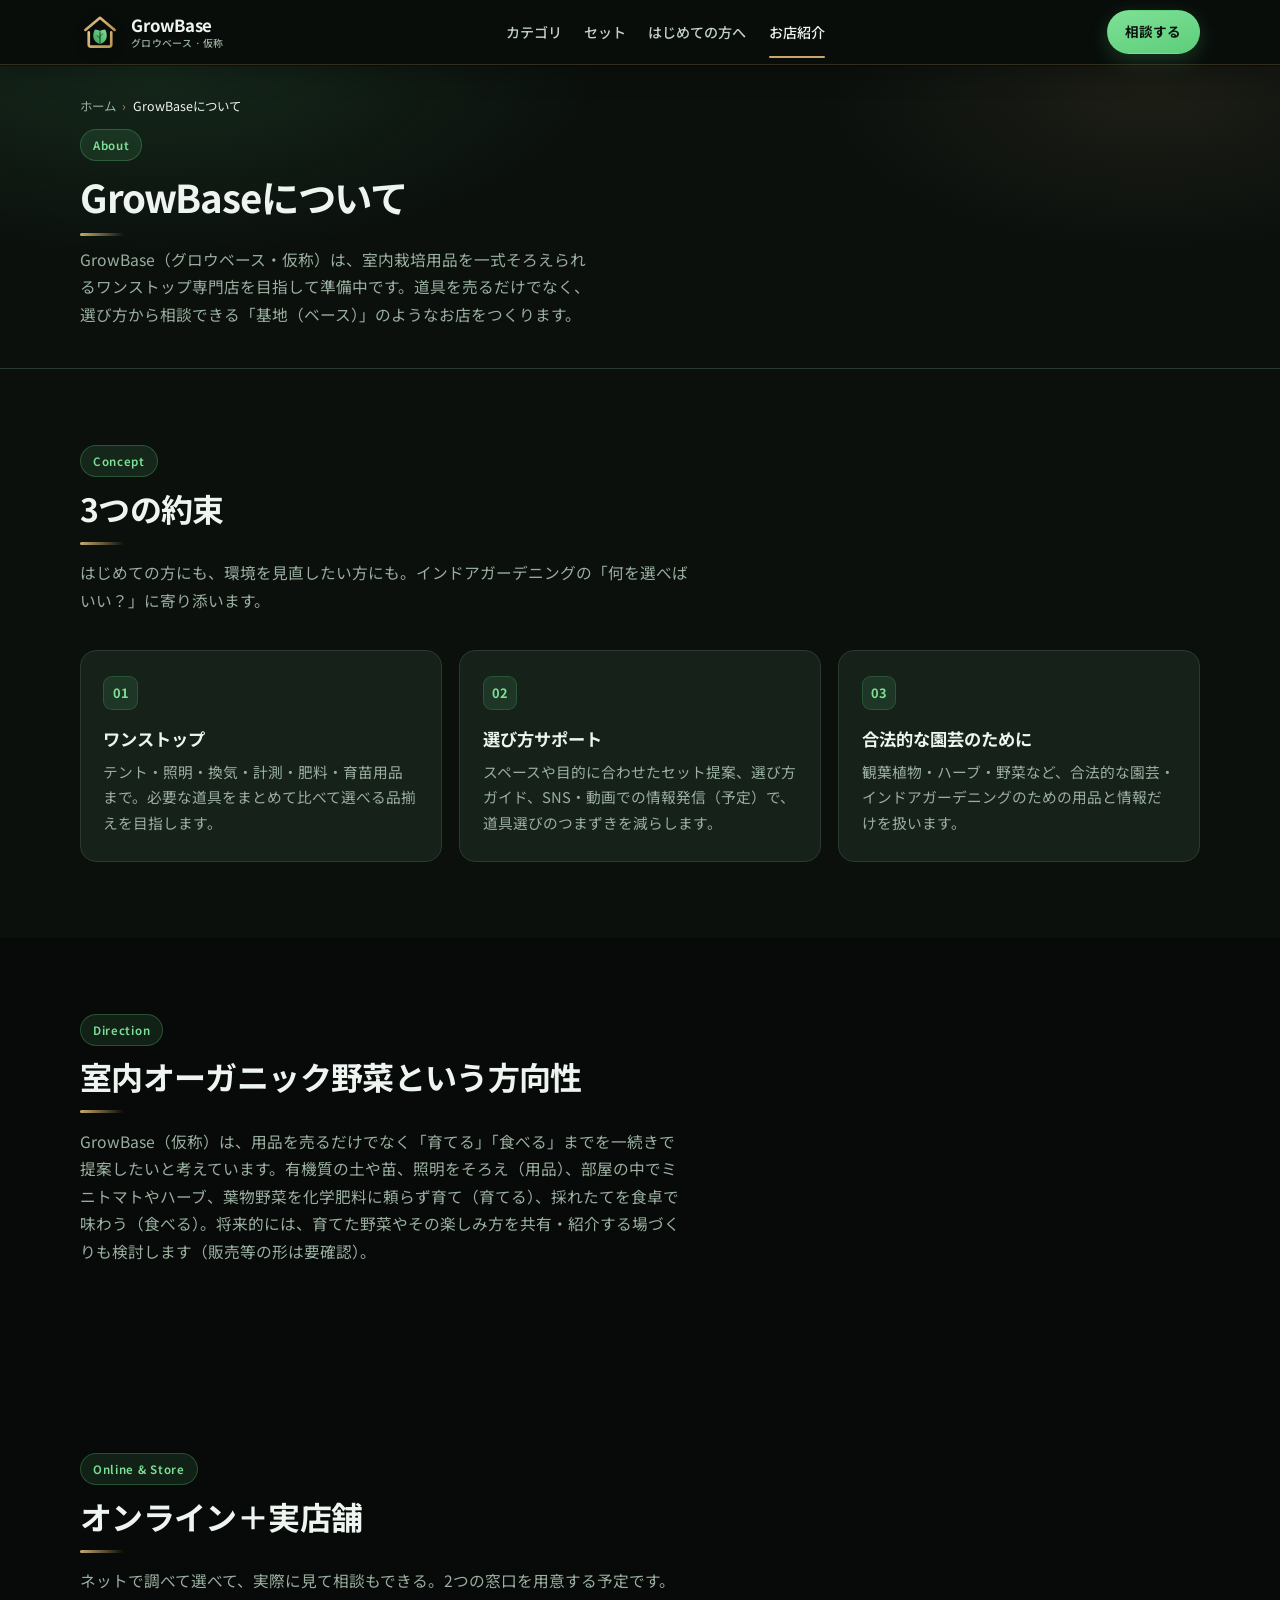
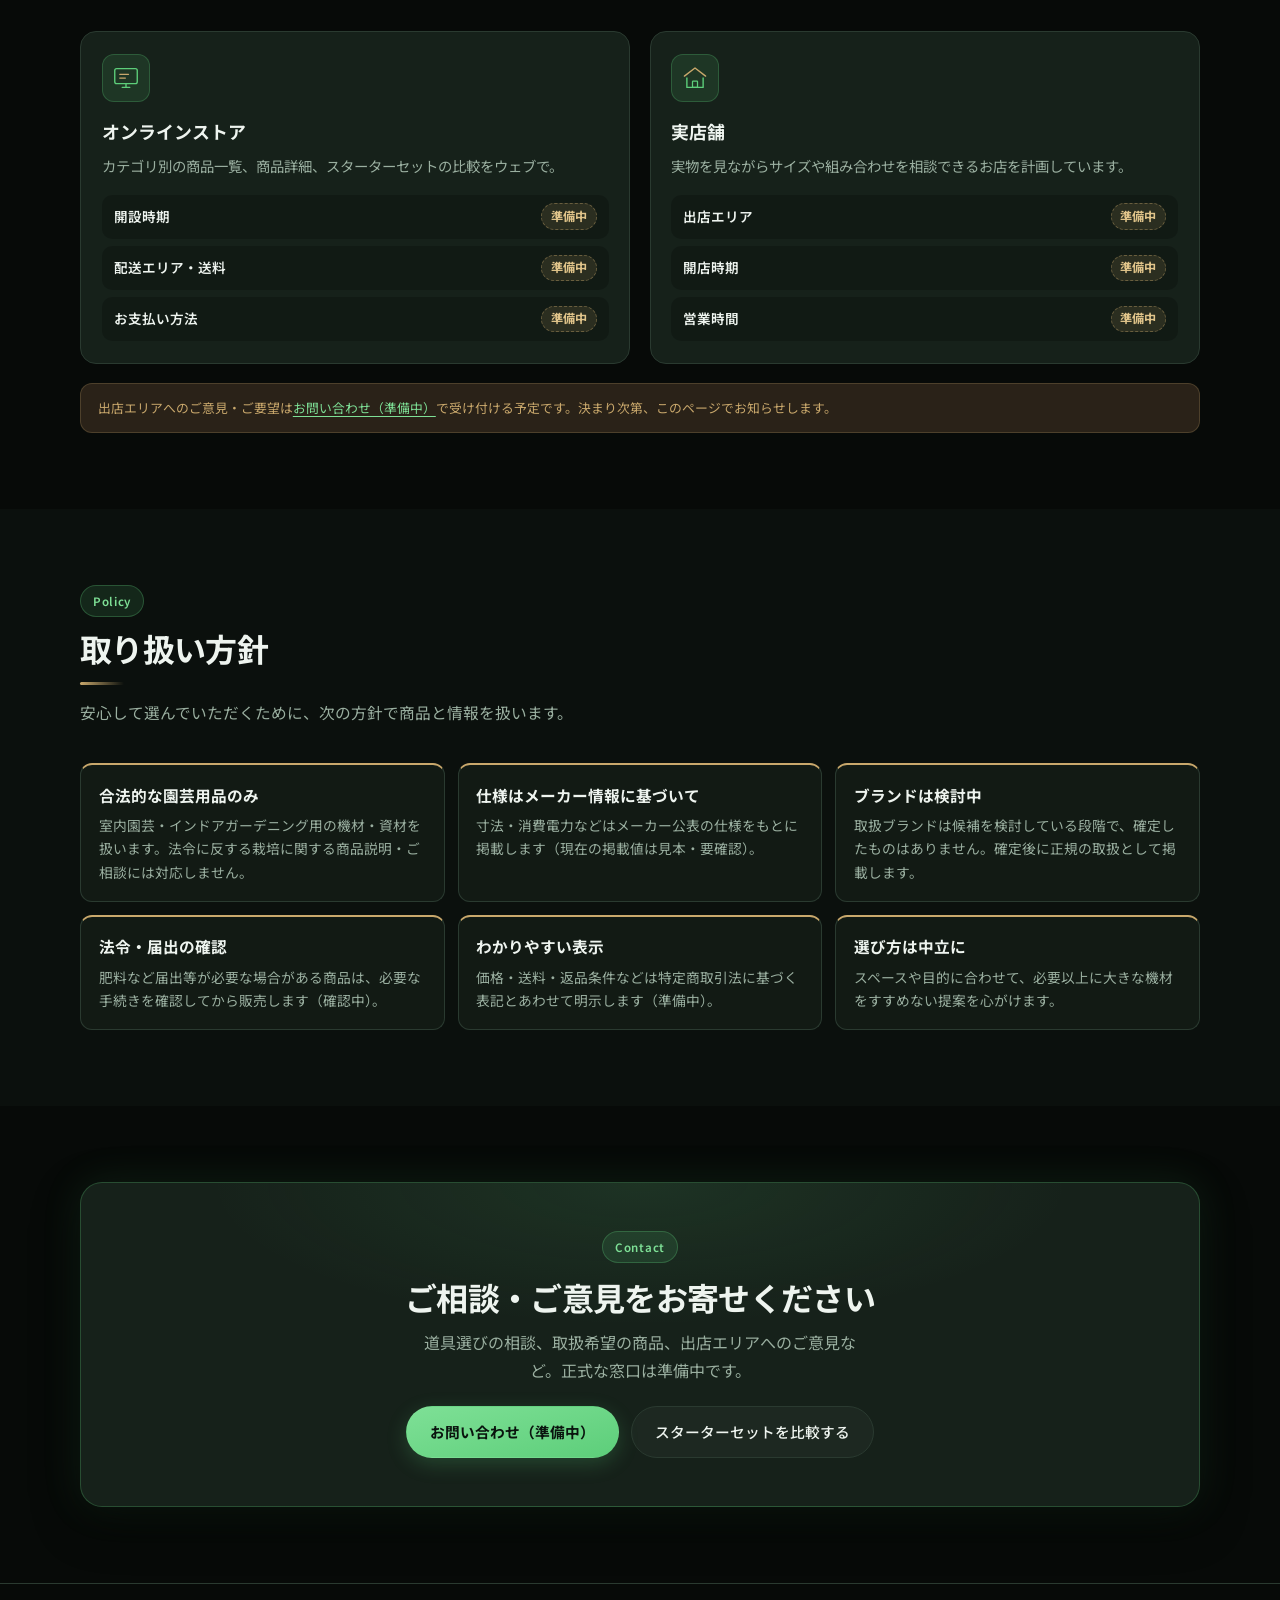
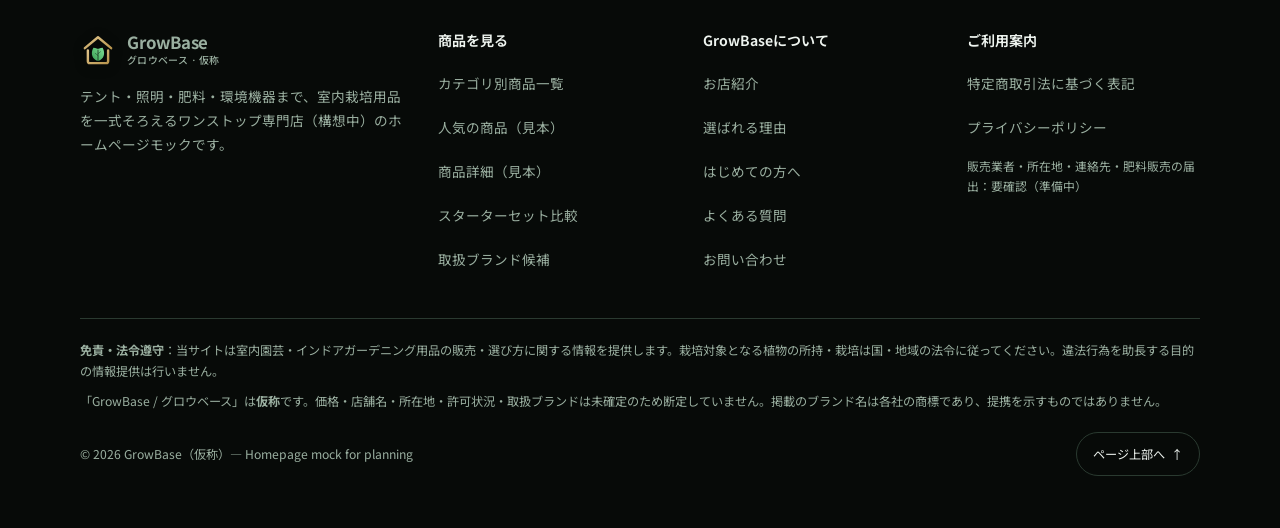
<file: about.html>
<!DOCTYPE html>
<html lang="ja">
<head>
  <meta name="robots" content="noindex, nofollow">
  <meta charset="UTF-8" />
  <meta name="viewport" content="width=device-width, initial-scale=1" />
  <title>GrowBaseについて（お店紹介）｜GrowBase（仮称）</title>
  <meta name="description" content="室内栽培用品のワンストップ専門店 GrowBase（仮称）のコンセプト、オンライン＋実店舗の計画（準備中）、取り扱い方針。" />
  <meta name="theme-color" content="#0b100d" />
  <link rel="icon" href="assets/favicon.svg" type="image/svg+xml" />
  <!-- OGP（og:url / og:image はドメイン・画像確定後に追加） -->
  <meta property="og:type" content="website" />
  <meta property="og:site_name" content="GrowBase（仮称）" />
  <meta property="og:title" content="GrowBaseについて（お店紹介）｜GrowBase（仮称）" />
  <meta property="og:description" content="室内栽培用品のワンストップ専門店 GrowBase（仮称）のコンセプト、オンライン＋実店舗の計画（準備中）、取り扱い方針。" />
  <meta property="og:locale" content="ja_JP" />
  <meta name="twitter:card" content="summary" />
  <link rel="preconnect" href="https://fonts.googleapis.com" />
  <link rel="preconnect" href="https://fonts.gstatic.com" crossorigin />
  <link href="https://fonts.googleapis.com/css2?family=Noto+Sans+JP:wght@400;500;600;700&display=swap" rel="stylesheet" />
  <link rel="stylesheet" href="assets/style.css" />
</head>
<body>
  <a class="skip-link" href="#top">本文へスキップ</a>
  <header>
    <div class="wrap nav">
      <a class="logo" href="index.html" aria-label="GrowBase（仮称） トップへ">
        <img class="logo-img" src="assets/logo.svg" width="40" height="40" alt="" />
        <span>GrowBase<small>グロウベース · 仮称</small></span>
      </a>
      <nav class="nav-links" aria-label="メイン">
        <a href="category.html">カテゴリ</a>
        <a href="sets.html">セット</a>
        <a href="guide.html">はじめての方へ</a>
        <a href="about.html" aria-current="page">お店紹介</a>
      </nav>
      <a class="btn btn-primary btn-sm nav-cta" href="contact.html">相談する</a>
      <button type="button" class="menu-toggle" id="menuToggle" aria-expanded="false" aria-controls="mobileMenu" aria-label="メニューを開く">
        <svg class="icon-open" width="20" height="20" viewBox="0 0 24 24" fill="none" stroke="currentColor" stroke-width="2" stroke-linecap="round"><path d="M4 7h16M4 12h16M4 17h16"/></svg>
        <svg class="icon-close" width="20" height="20" viewBox="0 0 24 24" fill="none" stroke="currentColor" stroke-width="2" stroke-linecap="round"><path d="M6 6l12 12M18 6L6 18"/></svg>
      </button>
    </div>
    <div class="mobile-menu" id="mobileMenu" hidden>
      <div class="wrap">
        <nav aria-label="モバイル">
          <a href="index.html">ホーム</a>
          <a href="category.html">カテゴリ別商品一覧（見本）</a>
          <a href="product.html">商品詳細（見本）</a>
          <a href="sets.html">スターターセット比較</a>
          <a href="guide.html">はじめての方へ（選び方ガイド）</a>
          <a href="about.html" aria-current="page">GrowBaseについて（お店紹介）</a>
          <a href="index.html#brands">取扱ブランド候補</a>
          <a href="index.html#faq">よくある質問</a>
          <a href="legal.html">特定商取引法に基づく表記（準備中）</a>
        </nav>
        <a class="btn btn-primary" href="contact.html">相談する</a>
      </div>
    </div>
  </header>

  <main id="top" tabindex="-1">
    <section class="page-head">
      <div class="wrap">
        <nav class="breadcrumb" aria-label="パンくずリスト"><ol><li><a href="index.html">ホーム</a></li><li><span aria-current="page">GrowBaseについて</span></li></ol></nav>
        <span class="badge">About</span>
        <h1>GrowBaseについて</h1>
        <p class="lead">GrowBase（グロウベース・仮称）は、室内栽培用品を一式そろえられるワンストップ専門店を目指して準備中です。道具を売るだけでなく、選び方から相談できる「基地（ベース）」のようなお店をつくります。</p>
      </div>
    </section>

    <section class="section" id="concept">
      <div class="wrap">
        <div class="section-head reveal">
          <span class="badge">Concept</span>
          <h2>3つの約束</h2>
          <p>はじめての方にも、環境を見直したい方にも。インドアガーデニングの「何を選べばいい？」に寄り添います。</p>
        </div>
        <div class="reasons">
          <article class="reason reveal">
            <div class="num">01</div>
            <h3>ワンストップ</h3>
            <p>テント・照明・換気・計測・肥料・育苗用品まで。必要な道具をまとめて比べて選べる品揃えを目指します。</p>
          </article>
          <article class="reason reveal" style="--d:.06s">
            <div class="num">02</div>
            <h3>選び方サポート</h3>
            <p>スペースや目的に合わせたセット提案、選び方ガイド、SNS・動画での情報発信（予定）で、道具選びのつまずきを減らします。</p>
          </article>
          <article class="reason reveal" style="--d:.12s">
            <div class="num">03</div>
            <h3>合法的な園芸のために</h3>
            <p>観葉植物・ハーブ・野菜など、合法的な園芸・インドアガーデニングのための用品と情報だけを扱います。</p>
          </article>
        </div>
      </div>
    </section>

    <section class="section section-alt" id="organic-direction">
      <div class="wrap">
        <div class="section-head">
          <span class="badge">Direction</span>
          <h2>室内オーガニック野菜という方向性</h2>
          <p>GrowBase（仮称）は、用品を売るだけでなく「育てる」「食べる」までを一続きで提案したいと考えています。有機質の土や苗、照明をそろえ（用品）、部屋の中でミニトマトやハーブ、葉物野菜を化学肥料に頼らず育て（育てる）、採れたてを食卓で味わう（食べる）。将来的には、育てた野菜やその楽しみ方を共有・紹介する場づくりも検討します（販売等の形は要確認）。</p>
        </div>
      </div>
    </section>

    <section class="section section-alt" id="stores">
      <div class="wrap">
        <div class="section-head reveal">
          <span class="badge">Online &amp; Store</span>
          <h2>オンライン＋実店舗</h2>
          <p>ネットで調べて選べて、実際に見て相談もできる。2つの窓口を用意する予定です。</p>
        </div>
        <div class="channel-grid">
          <article class="channel reveal">
            <div class="channel-ico" aria-hidden="true">
              <svg viewBox="0 0 48 48" fill="none"><rect x="6" y="9" width="36" height="24" rx="3" stroke="#5dce7a" stroke-width="2.2"/><path d="M18 39h12M24 33v6" stroke="#5dce7a" stroke-width="2.2" stroke-linecap="round"/><path d="M14 18h14M14 24h9" stroke="#c9a86c" stroke-width="2" stroke-linecap="round"/></svg>
            </div>
            <h3>オンラインストア</h3>
            <p>カテゴリ別の商品一覧、商品詳細、スターターセットの比較をウェブで。</p>
            <dl class="channel-dl">
              <div><dt>開設時期</dt><dd><span class="ph">準備中</span></dd></div>
              <div><dt>配送エリア・送料</dt><dd><span class="ph">準備中</span></dd></div>
              <div><dt>お支払い方法</dt><dd><span class="ph">準備中</span></dd></div>
            </dl>
          </article>
          <article class="channel reveal" style="--d:.08s">
            <div class="channel-ico" aria-hidden="true">
              <svg viewBox="0 0 48 48" fill="none"><path d="M7 21 24 8l17 13" stroke="#c9a86c" stroke-width="2.2" stroke-linecap="round" stroke-linejoin="round"/><path d="M11 23v16h26V23" stroke="#5dce7a" stroke-width="2.2" stroke-linejoin="round"/><rect x="20" y="29" width="8" height="10" rx="1" stroke="#5dce7a" stroke-width="2"/></svg>
            </div>
            <h3>実店舗</h3>
            <p>実物を見ながらサイズや組み合わせを相談できるお店を計画しています。</p>
            <dl class="channel-dl">
              <div><dt>出店エリア</dt><dd><span class="ph">準備中</span></dd></div>
              <div><dt>開店時期</dt><dd><span class="ph">準備中</span></dd></div>
              <div><dt>営業時間</dt><dd><span class="ph">準備中</span></dd></div>
            </dl>
          </article>
        </div>
        <p class="note reveal">出店エリアへのご意見・ご要望は<a class="text-link" href="contact.html">お問い合わせ（準備中）</a>で受け付ける予定です。決まり次第、このページでお知らせします。</p>
      </div>
    </section>

    <section class="section" id="policy">
      <div class="wrap">
        <div class="section-head reveal">
          <span class="badge">Policy</span>
          <h2>取り扱い方針</h2>
          <p>安心して選んでいただくために、次の方針で商品と情報を扱います。</p>
        </div>
        <ul class="policy-cards">
          <li class="reveal"><strong>合法的な園芸用品のみ</strong><span>室内園芸・インドアガーデニング用の機材・資材を扱います。法令に反する栽培に関する商品説明・ご相談には対応しません。</span></li>
          <li class="reveal" style="--d:.05s"><strong>仕様はメーカー情報に基づいて</strong><span>寸法・消費電力などはメーカー公表の仕様をもとに掲載します（現在の掲載値は見本・要確認）。</span></li>
          <li class="reveal" style="--d:.1s"><strong>ブランドは検討中</strong><span>取扱ブランドは候補を検討している段階で、確定したものはありません。確定後に正規の取扱として掲載します。</span></li>
          <li class="reveal" style="--d:.15s"><strong>法令・届出の確認</strong><span>肥料など届出等が必要な場合がある商品は、必要な手続きを確認してから販売します（確認中）。</span></li>
          <li class="reveal" style="--d:.2s"><strong>わかりやすい表示</strong><span>価格・送料・返品条件などは特定商取引法に基づく表記とあわせて明示します（準備中）。</span></li>
          <li class="reveal" style="--d:.25s"><strong>選び方は中立に</strong><span>スペースや目的に合わせて、必要以上に大きな機材をすすめない提案を心がけます。</span></li>
        </ul>
      </div>
    </section>

    <section class="section section-alt" id="contact">
      <div class="wrap">
        <div class="cta-box reveal">
          <span class="badge">Contact</span>
          <h2>ご相談・ご意見をお寄せください</h2>
          <p>道具選びの相談、取扱希望の商品、出店エリアへのご意見など。正式な窓口は準備中です。</p>
          <div class="cta-actions">
            <a class="btn btn-primary" href="contact.html">お問い合わせ（準備中）</a>
            <a class="btn btn-ghost" href="sets.html">スターターセットを比較する</a>
          </div>
        </div>
      </div>
    </section>
  </main>

  <footer>
    <div class="wrap">
      <div class="foot-grid">
        <div class="foot-brand">
          <a class="logo foot-logo" href="index.html" aria-label="GrowBase（仮称） トップへ">
            <img class="logo-img" src="assets/logo.svg" width="36" height="36" alt="" />
            <span>GrowBase<small>グロウベース · 仮称</small></span>
          </a>
          <p>テント・照明・肥料・環境機器まで、室内栽培用品を一式そろえるワンストップ専門店（構想中）のホームページモックです。</p>
        </div>
        <div>
          <h4>商品を見る</h4>
          <ul class="foot-links">
            <li><a href="category.html">カテゴリ別商品一覧</a></li>
            <li><a href="index.html#products">人気の商品（見本）</a></li>
            <li><a href="product.html">商品詳細（見本）</a></li>
            <li><a href="sets.html">スターターセット比較</a></li>
            <li><a href="index.html#brands">取扱ブランド候補</a></li>
          </ul>
        </div>
        <div>
          <h4>GrowBaseについて</h4>
          <ul class="foot-links">
            <li><a href="about.html">お店紹介</a></li>
            <li><a href="index.html#reasons">選ばれる理由</a></li>
            <li><a href="guide.html">はじめての方へ</a></li>
            <li><a href="index.html#faq">よくある質問</a></li>
            <li><a href="contact.html">お問い合わせ</a></li>
          </ul>
        </div>
        <div>
          <h4>ご利用案内</h4>
          <ul class="foot-links">
            <li><a href="legal.html">特定商取引法に基づく表記</a></li>
            <li><a href="legal.html#privacy">プライバシーポリシー</a></li>
          </ul>
          <p class="foot-mini">販売業者・所在地・連絡先・肥料販売の届出：要確認（準備中）</p>
        </div>
      </div>
      <div class="legal">
        <p><strong>免責・法令遵守</strong>：当サイトは室内園芸・インドアガーデニング用品の販売・選び方に関する情報を提供します。栽培対象となる植物の所持・栽培は国・地域の法令に従ってください。違法行為を助長する目的の情報提供は行いません。</p>
        <p style="margin-top:.6rem;">「GrowBase / グロウベース」は<strong>仮称</strong>です。価格・店舗名・所在地・許可状況・取扱ブランドは未確定のため断定していません。掲載のブランド名は各社の商標であり、提携を示すものではありません。</p>
        <div class="foot-bottom">
          <span>© 2026 GrowBase（仮称）— Homepage mock for planning</span>
          <a class="to-top" href="#top">ページ上部へ <span aria-hidden="true">↑</span></a>
        </div>
      </div>
    </div>
  </footer>

  <script src="assets/main.js"></script>
</body>
</html>
</file>
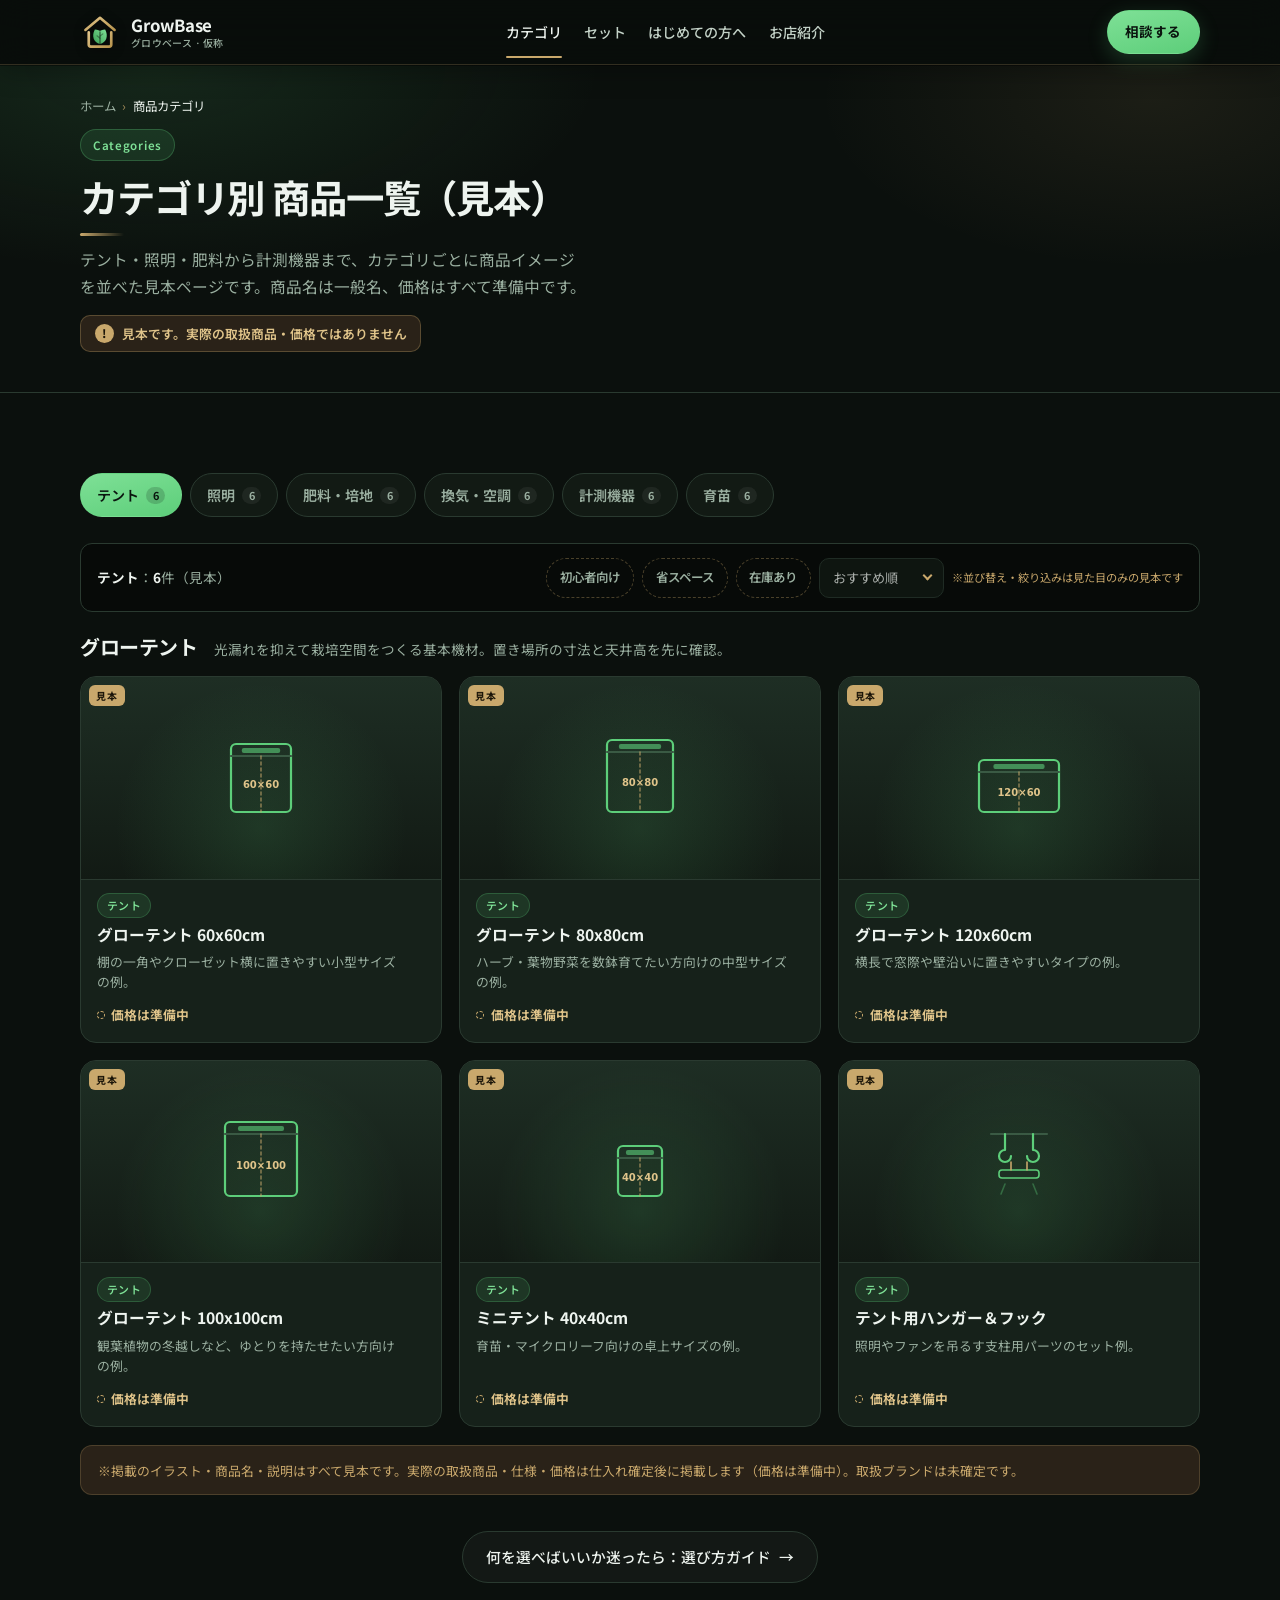
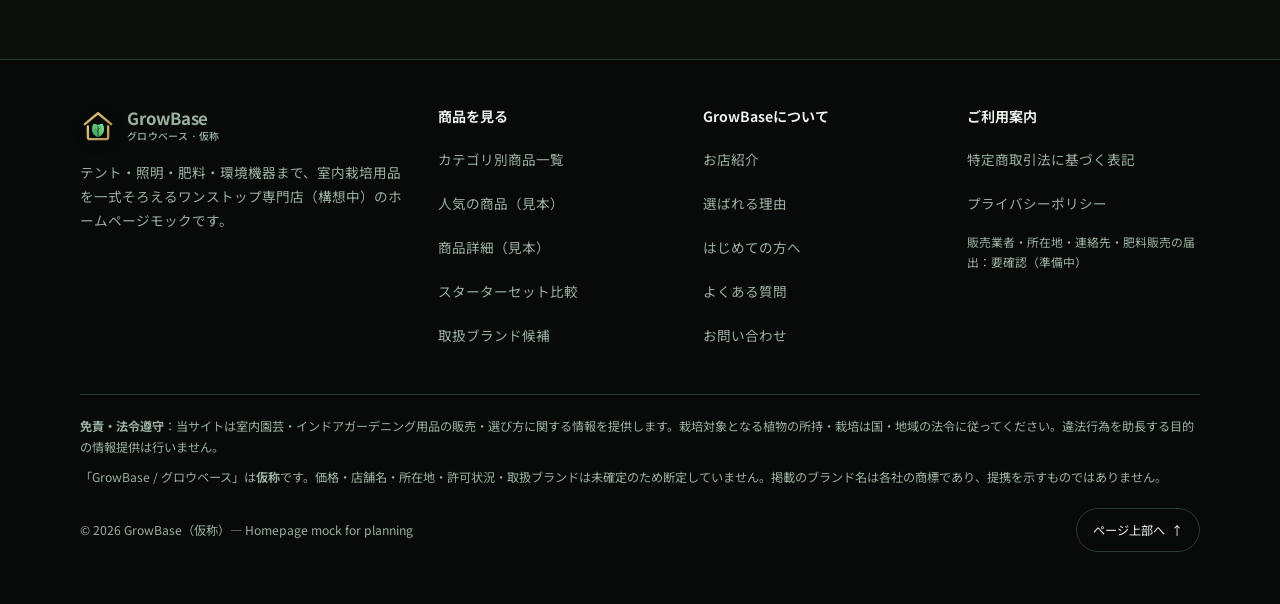
<file: category.html>
<!DOCTYPE html>
<html lang="ja">
<head>
  <meta name="robots" content="noindex, nofollow">
  <meta charset="UTF-8" />
  <meta name="viewport" content="width=device-width, initial-scale=1" />
  <title>カテゴリ別 商品一覧（見本）｜GrowBase（仮称）</title>
  <meta name="description" content="GrowBase（仮称）のカテゴリ別商品一覧（見本）。テント・照明・肥料・培地・換気・計測機器・育苗用品。価格は準備中。" />
  <meta name="theme-color" content="#0b100d" />
  <link rel="icon" href="assets/favicon.svg" type="image/svg+xml" />
  <!-- OGP（og:url / og:image はドメイン・画像確定後に追加） -->
  <meta property="og:type" content="website" />
  <meta property="og:site_name" content="GrowBase（仮称）" />
  <meta property="og:title" content="カテゴリ別 商品一覧（見本）｜GrowBase（仮称）" />
  <meta property="og:description" content="GrowBase（仮称）のカテゴリ別商品一覧（見本）。テント・照明・肥料・培地・換気・計測機器・育苗用品。価格は準備中。" />
  <meta property="og:locale" content="ja_JP" />
  <meta name="twitter:card" content="summary" />
  <link rel="preconnect" href="https://fonts.googleapis.com" />
  <link rel="preconnect" href="https://fonts.gstatic.com" crossorigin />
  <link href="https://fonts.googleapis.com/css2?family=Noto+Sans+JP:wght@400;500;600;700&display=swap" rel="stylesheet" />
  <link rel="stylesheet" href="assets/style.css" />
</head>
<body>
  <a class="skip-link" href="#top">本文へスキップ</a>
  <header>
    <div class="wrap nav">
      <a class="logo" href="index.html" aria-label="GrowBase（仮称） トップへ">
        <img class="logo-img" src="assets/logo.svg" width="40" height="40" alt="" />
        <span>GrowBase<small>グロウベース · 仮称</small></span>
      </a>
      <nav class="nav-links" aria-label="メイン">
        <a href="category.html" aria-current="page">カテゴリ</a>
        <a href="sets.html">セット</a>
        <a href="guide.html">はじめての方へ</a>
        <a href="about.html">お店紹介</a>
      </nav>
      <a class="btn btn-primary btn-sm nav-cta" href="contact.html">相談する</a>
      <button type="button" class="menu-toggle" id="menuToggle" aria-expanded="false" aria-controls="mobileMenu" aria-label="メニューを開く">
        <svg class="icon-open" width="20" height="20" viewBox="0 0 24 24" fill="none" stroke="currentColor" stroke-width="2" stroke-linecap="round"><path d="M4 7h16M4 12h16M4 17h16"/></svg>
        <svg class="icon-close" width="20" height="20" viewBox="0 0 24 24" fill="none" stroke="currentColor" stroke-width="2" stroke-linecap="round"><path d="M6 6l12 12M18 6L6 18"/></svg>
      </button>
    </div>
    <div class="mobile-menu" id="mobileMenu" hidden>
      <div class="wrap">
        <nav aria-label="モバイル">
          <a href="index.html">ホーム</a>
          <a href="category.html" aria-current="page">カテゴリ別商品一覧（見本）</a>
          <a href="product.html">商品詳細（見本）</a>
          <a href="sets.html">スターターセット比較</a>
          <a href="guide.html">はじめての方へ（選び方ガイド）</a>
          <a href="about.html">GrowBaseについて（お店紹介）</a>
          <a href="index.html#brands">取扱ブランド候補</a>
          <a href="index.html#faq">よくある質問</a>
          <a href="legal.html">特定商取引法に基づく表記（準備中）</a>
        </nav>
        <a class="btn btn-primary" href="contact.html">相談する</a>
      </div>
    </div>
  </header>

  <main id="top" tabindex="-1">
    <section class="page-head">
      <div class="wrap">
        <nav class="breadcrumb" aria-label="パンくずリスト"><ol><li><a href="index.html">ホーム</a></li><li><span aria-current="page">商品カテゴリ</span></li></ol></nav>
        <span class="badge">Categories</span>
        <h1>カテゴリ別 商品一覧（見本）</h1>
        <p class="lead">テント・照明・肥料から計測機器まで、カテゴリごとに商品イメージを並べた見本ページです。商品名は一般名、価格はすべて準備中です。</p>
        <p class="sample-flag">見本です。実際の取扱商品・価格ではありません</p>
      </div>
    </section>

    <section class="section section-tight">
      <div class="wrap">
        <div class="cat-tabs" role="tablist" aria-label="商品カテゴリ">
          <button type="button" class="cat-tab" role="tab" id="tab-tent" aria-controls="panel-tent" aria-selected="true" data-cat-tab="tent">テント<span class="count">6</span></button>
          <button type="button" class="cat-tab" role="tab" id="tab-light" aria-controls="panel-light" aria-selected="false" data-cat-tab="light">照明<span class="count">6</span></button>
          <button type="button" class="cat-tab" role="tab" id="tab-nutrient" aria-controls="panel-nutrient" aria-selected="false" data-cat-tab="nutrient">肥料・培地<span class="count">6</span></button>
          <button type="button" class="cat-tab" role="tab" id="tab-air" aria-controls="panel-air" aria-selected="false" data-cat-tab="air">換気・空調<span class="count">6</span></button>
          <button type="button" class="cat-tab" role="tab" id="tab-meter" aria-controls="panel-meter" aria-selected="false" data-cat-tab="meter">計測機器<span class="count">6</span></button>
          <button type="button" class="cat-tab" role="tab" id="tab-seedling" aria-controls="panel-seedling" aria-selected="false" data-cat-tab="seedling">育苗<span class="count">6</span></button>
        </div>
        <div class="toolbar">
          <p class="result" aria-live="polite"><strong id="resultName">テント</strong>：<strong id="resultCount">6</strong>件（見本）</p>
          <div class="toolbar-controls">
            <span class="filter-chip" aria-disabled="true">初心者向け</span>
            <span class="filter-chip" aria-disabled="true">省スペース</span>
            <span class="filter-chip" aria-disabled="true">在庫あり</span>
            <label class="select-fake"><span class="sr-only">並び替え</span>
              <select disabled aria-label="並び替え（見本・動作しません）">
                <option>おすすめ順</option><option>新着順</option><option>価格の安い順</option>
              </select>
            </label>
            <span class="ui-sample">※並び替え・絞り込みは見た目のみの見本です</span>
          </div>
        </div>
        <section class="cat-panel" id="panel-tent" role="tabpanel" aria-labelledby="tab-tent" data-cat-panel="tent" data-name="テント" tabindex="0">
          <div class="cat-panel-head">
            <h2>グローテント</h2>
            <p>光漏れを抑えて栽培空間をつくる基本機材。置き場所の寸法と天井高を先に確認。</p>
          </div>
          <ul class="products products-3" aria-label="テントの商品カード（見本）">
            <li class="product">
              <div class="product-art" aria-hidden="true">
                <span class="sample-mark">見本</span>
                <svg class="gb-ill" viewBox="0 0 96 96" fill="none"><rect x="18.0" y="14" width="60" height="68" rx="5" stroke="#5dce7a" stroke-width="2.2"/><path d="M18.0 26h60" stroke="#3a5a44" stroke-width="2.2"/><rect x="28.799999999999997" y="18" width="38.4" height="5" rx="2" fill="#5dce7a" opacity=".6"/><path d="M48 26v56" stroke="#c9a86c" stroke-width="1.6" stroke-dasharray="3 3" opacity=".6"/><text x="48" y="58.0" text-anchor="middle" fill="#e0c48a" font-size="10" font-weight="700" font-family="system-ui,sans-serif">60×60</text></svg>
              </div>
              <div class="product-body">
                <span class="tag">テント</span>
                <h3><a class="product-link" href="product.html">グローテント 60x60cm</a></h3>
                <p class="desc">棚の一角やクローゼット横に置きやすい小型サイズの例。</p>
                <p class="price">価格は準備中</p>
              </div>
            </li>
            <li class="product">
              <div class="product-art" aria-hidden="true">
                <span class="sample-mark">見本</span>
                <svg class="gb-ill" viewBox="0 0 96 96" fill="none"><rect x="15.0" y="10" width="66" height="72" rx="5" stroke="#5dce7a" stroke-width="2.2"/><path d="M15.0 22h66" stroke="#3a5a44" stroke-width="2.2"/><rect x="26.88" y="14" width="42.24" height="5" rx="2" fill="#5dce7a" opacity=".6"/><path d="M48 22v60" stroke="#c9a86c" stroke-width="1.6" stroke-dasharray="3 3" opacity=".6"/><text x="48" y="56.0" text-anchor="middle" fill="#e0c48a" font-size="10" font-weight="700" font-family="system-ui,sans-serif">80×80</text></svg>
              </div>
              <div class="product-body">
                <span class="tag">テント</span>
                <h3><a class="product-link" href="product.html">グローテント 80x80cm</a></h3>
                <p class="desc">ハーブ・葉物野菜を数鉢育てたい方向けの中型サイズの例。</p>
                <p class="price">価格は準備中</p>
              </div>
            </li>
            <li class="product">
              <div class="product-art" aria-hidden="true">
                <span class="sample-mark">見本</span>
                <svg class="gb-ill" viewBox="0 0 96 96" fill="none"><rect x="8.0" y="30" width="80" height="52" rx="5" stroke="#5dce7a" stroke-width="2.2"/><path d="M8.0 42h80" stroke="#3a5a44" stroke-width="2.2"/><rect x="22.4" y="34" width="51.2" height="5" rx="2" fill="#5dce7a" opacity=".6"/><path d="M48 42v40" stroke="#c9a86c" stroke-width="1.6" stroke-dasharray="3 3" opacity=".6"/><text x="48" y="66.0" text-anchor="middle" fill="#e0c48a" font-size="10" font-weight="700" font-family="system-ui,sans-serif">120×60</text></svg>
              </div>
              <div class="product-body">
                <span class="tag">テント</span>
                <h3><a class="product-link" href="product.html">グローテント 120x60cm</a></h3>
                <p class="desc">横長で窓際や壁沿いに置きやすいタイプの例。</p>
                <p class="price">価格は準備中</p>
              </div>
            </li>
            <li class="product">
              <div class="product-art" aria-hidden="true">
                <span class="sample-mark">見本</span>
                <svg class="gb-ill" viewBox="0 0 96 96" fill="none"><rect x="12.0" y="8" width="72" height="74" rx="5" stroke="#5dce7a" stroke-width="2.2"/><path d="M12.0 20h72" stroke="#3a5a44" stroke-width="2.2"/><rect x="24.96" y="12" width="46.08" height="5" rx="2" fill="#5dce7a" opacity=".6"/><path d="M48 20v62" stroke="#c9a86c" stroke-width="1.6" stroke-dasharray="3 3" opacity=".6"/><text x="48" y="55.0" text-anchor="middle" fill="#e0c48a" font-size="10" font-weight="700" font-family="system-ui,sans-serif">100×100</text></svg>
              </div>
              <div class="product-body">
                <span class="tag">テント</span>
                <h3><a class="product-link" href="product.html">グローテント 100x100cm</a></h3>
                <p class="desc">観葉植物の冬越しなど、ゆとりを持たせたい方向けの例。</p>
                <p class="price">価格は準備中</p>
              </div>
            </li>
            <li class="product">
              <div class="product-art" aria-hidden="true">
                <span class="sample-mark">見本</span>
                <svg class="gb-ill" viewBox="0 0 96 96" fill="none"><rect x="26.0" y="32" width="44" height="50" rx="5" stroke="#5dce7a" stroke-width="2.2"/><path d="M26.0 44h44" stroke="#3a5a44" stroke-width="2.2"/><rect x="33.92" y="36" width="28.16" height="5" rx="2" fill="#5dce7a" opacity=".6"/><path d="M48 44v38" stroke="#c9a86c" stroke-width="1.6" stroke-dasharray="3 3" opacity=".6"/><text x="48" y="67.0" text-anchor="middle" fill="#e0c48a" font-size="10" font-weight="700" font-family="system-ui,sans-serif">40×40</text></svg>
              </div>
              <div class="product-body">
                <span class="tag">テント</span>
                <h3><a class="product-link" href="product.html">ミニテント 40x40cm</a></h3>
                <p class="desc">育苗・マイクロリーフ向けの卓上サイズの例。</p>
                <p class="price">価格は準備中</p>
              </div>
            </li>
            <li class="product">
              <div class="product-art" aria-hidden="true">
                <span class="sample-mark">見本</span>
                <svg class="gb-ill" viewBox="0 0 96 96" fill="none"><path d="M20 20h56" stroke="#3a5a44" stroke-width="2.2" stroke-linecap="round"/><path d="M34 20v16a6 6 0 1 0 6 6M62 20v16a6 6 0 1 1-6 6" stroke="#5dce7a" stroke-width="2.2" stroke-linecap="round"/><rect x="28" y="56" width="40" height="8" rx="3" fill="#1e3024" stroke="#5dce7a" stroke-width="1.6"/><path d="M40 48v8M56 48v8" stroke="#c9a86c" stroke-width="1.6"/><path d="M34 70l-4 10M62 70l4 10" stroke="#5dce7a" stroke-width="1.6" opacity=".35"/></svg>
              </div>
              <div class="product-body">
                <span class="tag">テント</span>
                <h3><a class="product-link" href="product.html">テント用ハンガー＆フック</a></h3>
                <p class="desc">照明やファンを吊るす支柱用パーツのセット例。</p>
                <p class="price">価格は準備中</p>
              </div>
            </li>
          </ul>
        </section>
        <section class="cat-panel" id="panel-light" role="tabpanel" aria-labelledby="tab-light" data-cat-panel="light" data-name="照明" tabindex="0">
          <div class="cat-panel-head">
            <h2>LED育成照明</h2>
            <p>生育段階と栽培スペースに合う明るさ・照射範囲を選ぶのがポイント。</p>
          </div>
          <ul class="products products-3" aria-label="照明の商品カード（見本）">
            <li class="product">
              <div class="product-art" aria-hidden="true">
                <span class="sample-mark">見本</span>
                <svg class="gb-ill" viewBox="0 0 96 96" fill="none"><rect x="14" y="22" width="68" height="18" rx="4" fill="#1e3024" stroke="#5dce7a" stroke-width="2.2"/><g fill="#7ee096"><circle cx="24" cy="31" r="2.3"/><circle cx="34" cy="31" r="2.3"/><circle cx="44" cy="31" r="2.3"/><circle cx="54" cy="31" r="2.3"/><circle cx="64" cy="31" r="2.3"/><circle cx="74" cy="31" r="2.3" fill="#e0c48a"/></g><path d="M30 12v10M66 12v10" stroke="#3a5a44" stroke-width="2.2"/><path d="M20 44l-6 32M48 44v36M76 44l6 32" stroke="#5dce7a" stroke-width="2.2" opacity=".3" stroke-linecap="round"/></svg>
              </div>
              <div class="product-body">
                <span class="tag">照明</span>
                <h3><a class="product-link" href="product.html">フルスペクトルLED 100W</a></h3>
                <p class="desc">小型テント向けのパネル型LEDを想定した例。</p>
                <p class="price">価格は準備中</p>
              </div>
            </li>
            <li class="product">
              <div class="product-art" aria-hidden="true">
                <span class="sample-mark">見本</span>
                <svg class="gb-ill" viewBox="0 0 96 96" fill="none"><rect x="10" y="20" width="76" height="26" rx="4" fill="#1e3024" stroke="#5dce7a" stroke-width="2.2"/><g fill="#7ee096"><circle cx="18" cy="29" r="2.2"/><circle cx="18" cy="38" r="2.2"/><circle cx="28" cy="29" r="2.2"/><circle cx="28" cy="38" r="2.2"/><circle cx="38" cy="29" r="2.2"/><circle cx="38" cy="38" r="2.2"/><circle cx="48" cy="29" r="2.2"/><circle cx="48" cy="38" r="2.2"/><circle cx="58" cy="29" r="2.2"/><circle cx="58" cy="38" r="2.2"/><circle cx="68" cy="29" r="2.2"/><circle cx="68" cy="38" r="2.2"/><circle cx="78" cy="29" r="2.2"/><circle cx="78" cy="38" r="2.2"/></g><path d="M28 10v10M68 10v10" stroke="#3a5a44" stroke-width="2.2"/><path d="M18 50l-6 30M48 50v34M78 50l6 30" stroke="#5dce7a" stroke-width="2.2" opacity=".3" stroke-linecap="round"/><text x="72" y="44" fill="#e0c48a" font-size="7" font-weight="700" font-family="system-ui,sans-serif">200</text></svg>
              </div>
              <div class="product-body">
                <span class="tag">照明</span>
                <h3><a class="product-link" href="product.html">フルスペクトルLED 200W</a></h3>
                <p class="desc">中型テント向け、調光つきパネル型の例。</p>
                <p class="price">価格は準備中</p>
              </div>
            </li>
            <li class="product">
              <div class="product-art" aria-hidden="true">
                <span class="sample-mark">見本</span>
                <svg class="gb-ill" viewBox="0 0 96 96" fill="none"><path d="M14 18h68" stroke="#3a5a44" stroke-width="2.2"/><rect x="18" y="24" width="8" height="40" rx="3" fill="#1e3024" stroke="#5dce7a" stroke-width="1.6"/><path d="M22 28v32" stroke="#7ee096" stroke-width="2.2" stroke-dasharray="2 3"/><rect x="34" y="24" width="8" height="40" rx="3" fill="#1e3024" stroke="#5dce7a" stroke-width="1.6"/><path d="M38 28v32" stroke="#7ee096" stroke-width="2.2" stroke-dasharray="2 3"/><rect x="50" y="24" width="8" height="40" rx="3" fill="#1e3024" stroke="#5dce7a" stroke-width="1.6"/><path d="M54 28v32" stroke="#7ee096" stroke-width="2.2" stroke-dasharray="2 3"/><rect x="66" y="24" width="8" height="40" rx="3" fill="#1e3024" stroke="#5dce7a" stroke-width="1.6"/><path d="M70 28v32" stroke="#7ee096" stroke-width="2.2" stroke-dasharray="2 3"/><path d="M20 70l-4 12M48 70v14M76 70l4 12" stroke="#5dce7a" stroke-width="2.2" opacity=".3" stroke-linecap="round"/></svg>
              </div>
              <div class="product-body">
                <span class="tag">照明</span>
                <h3><a class="product-link" href="product.html">バー型LED（4本）</a></h3>
                <p class="desc">光を均一に広げやすいバー型の例。</p>
                <p class="price">価格は準備中</p>
              </div>
            </li>
            <li class="product">
              <div class="product-art" aria-hidden="true">
                <span class="sample-mark">見本</span>
                <svg class="gb-ill" viewBox="0 0 96 96" fill="none"><path d="M30 80h20M40 80V52" stroke="#7f9a86" stroke-width="2.2" stroke-linecap="round"/><path d="M40 52c0-14 10-24 26-26" stroke="#5dce7a" stroke-width="2.2" stroke-linecap="round"/><rect x="58" y="18" width="24" height="14" rx="4" transform="rotate(20 70 25)" fill="#1e3024" stroke="#5dce7a" stroke-width="2.2"/><path d="M64 38l-6 16M74 40l2 16" stroke="#7ee096" stroke-width="2.2" opacity=".35" stroke-linecap="round"/><path d="M26 74h28l-2 6H28Z" fill="#c9a86c" opacity=".6"/></svg>
              </div>
              <div class="product-body">
                <span class="tag">照明</span>
                <h3><a class="product-link" href="product.html">クリップ式LEDライト</a></h3>
                <p class="desc">棚や鉢の補光に使える小型ライトの例。</p>
                <p class="price">価格は準備中</p>
              </div>
            </li>
            <li class="product">
              <div class="product-art" aria-hidden="true">
                <span class="sample-mark">見本</span>
                <svg class="gb-ill" viewBox="0 0 96 96" fill="none"><rect x="22" y="18" width="52" height="60" rx="10" fill="#16211a" stroke="#5dce7a" stroke-width="2.2"/><circle cx="48" cy="44" r="16" stroke="#3a5a44" stroke-width="2.2"/><path d="M48 32v12l8 5" stroke="#e0c48a" stroke-width="2.2" stroke-linecap="round"/><g fill="#5dce7a"><rect x="30" y="66" width="5" height="5" rx="1" opacity="0.9"/><rect x="38" y="66" width="5" height="5" rx="1" opacity="0.9"/><rect x="46" y="66" width="5" height="5" rx="1" opacity="0.9"/><rect x="54" y="66" width="5" height="5" rx="1" opacity="0.35"/><rect x="62" y="66" width="5" height="5" rx="1" opacity="0.35"/></g></svg>
              </div>
              <div class="product-body">
                <span class="tag">照明</span>
                <h3><a class="product-link" href="product.html">プログラムタイマー</a></h3>
                <p class="desc">点灯時間を自動で管理するタイマーの例。</p>
                <p class="price">価格は準備中</p>
              </div>
            </li>
            <li class="product">
              <div class="product-art" aria-hidden="true">
                <span class="sample-mark">見本</span>
                <svg class="gb-ill" viewBox="0 0 96 96" fill="none"><path d="M24 12v30M72 12v30" stroke="#7f9a86" stroke-width="1.6"/><rect x="18" y="42" width="12" height="10" rx="2" fill="#c9a86c" opacity=".8"/><rect x="66" y="42" width="12" height="10" rx="2" fill="#c9a86c" opacity=".8"/><path d="M24 52v14M72 52v14" stroke="#7f9a86" stroke-width="1.6"/><rect x="14" y="66" width="68" height="10" rx="3" fill="#1e3024" stroke="#5dce7a" stroke-width="2.2"/><path d="M20 12h56" stroke="#3a5a44" stroke-width="2.2" stroke-linecap="round"/></svg>
              </div>
              <div class="product-body">
                <span class="tag">照明</span>
                <h3><a class="product-link" href="product.html">ライト吊り下げワイヤー</a></h3>
                <p class="desc">照明の高さを細かく調整できるハンガーの例。</p>
                <p class="price">価格は準備中</p>
              </div>
            </li>
          </ul>
        </section>
        <section class="cat-panel" id="panel-nutrient" role="tabpanel" aria-labelledby="tab-nutrient" data-cat-panel="nutrient" data-name="肥料・培地" tabindex="0">
          <div class="cat-panel-head">
            <h2>肥料・培地</h2>
            <p>土耕・水耕・ココなど育て方に合わせて選ぶ用品。成分・容量は仕入れ確定後に掲載。</p>
          </div>
          <ul class="products products-3" aria-label="肥料・培地の商品カード（見本）">
            <li class="product">
              <div class="product-art" aria-hidden="true">
                <span class="sample-mark">見本</span>
                <svg class="gb-ill" viewBox="0 0 96 96" fill="none"><path d="M20 34h22v44a4 4 0 0 1-4 4H24a4 4 0 0 1-4-4Z" fill="#16211a" stroke="#5dce7a" stroke-width="2.2"/><rect x="25" y="24" width="12" height="10" rx="2" fill="#3a9e54"/><path d="M54 34h22v44a4 4 0 0 1-4 4H58a4 4 0 0 1-4-4Z" fill="#16211a" stroke="#c9a86c" stroke-width="2.2"/><rect x="59" y="24" width="12" height="10" rx="2" fill="#c9a86c" opacity=".8"/><text x="26" y="64" fill="#7ee096" font-size="16" font-weight="800" font-family="system-ui,sans-serif">A</text><text x="60" y="64" fill="#e0c48a" font-size="16" font-weight="800" font-family="system-ui,sans-serif">B</text></svg>
              </div>
              <div class="product-body">
                <span class="tag">肥料・培地</span>
                <h3><a class="product-link" href="product.html">液体肥料 A/B</a></h3>
                <p class="desc">2液タイプの液体肥料の例。</p>
                <p class="price">価格は準備中</p>
              </div>
            </li>
            <li class="product">
              <div class="product-art" aria-hidden="true">
                <span class="sample-mark">見本</span>
                <svg class="gb-ill" viewBox="0 0 96 96" fill="none"><path d="M34 30h28v46a6 6 0 0 1-6 6H40a6 6 0 0 1-6-6Z" fill="#16211a" stroke="#5dce7a" stroke-width="2.2"/><rect x="40" y="18" width="16" height="12" rx="2" fill="#3a9e54"/><path d="M48 46c-8 6-8 14 0 20 8-6 8-14 0-20Z" fill="#5dce7a" opacity=".45"/><path d="M48 66v6" stroke="#c9a86c" stroke-width="2.2" stroke-linecap="round"/></svg>
              </div>
              <div class="product-body">
                <span class="tag">肥料・培地</span>
                <h3><a class="product-link" href="product.html">有機系液体肥料</a></h3>
                <p class="desc">野菜・ハーブ向け有機系の液体肥料の例。</p>
                <p class="price">価格は準備中</p>
              </div>
            </li>
            <li class="product">
              <div class="product-art" aria-hidden="true">
                <span class="sample-mark">見本</span>
                <svg class="gb-ill" viewBox="0 0 96 96" fill="none"><path d="M22 26l52 0-4 54H26Z" fill="#241c14" stroke="#c9a86c" stroke-width="2.2" stroke-linejoin="round"/><path d="M22 26c10-8 42-8 52 0" stroke="#c9a86c" stroke-width="2.2"/><g fill="#e0c48a" opacity=".5"><circle cx="38" cy="48" r="2"/><circle cx="50" cy="56" r="2"/><circle cx="58" cy="44" r="2"/><circle cx="44" cy="64" r="2"/></g><text x="48" y="74" text-anchor="middle" fill="#e0c48a" font-size="8" font-weight="700" font-family="system-ui,sans-serif">COCO</text></svg>
              </div>
              <div class="product-body">
                <span class="tag">肥料・培地</span>
                <h3><a class="product-link" href="product.html">ココ培地</a></h3>
                <p class="desc">ヤシ殻由来で水はけと保水のバランスが良い培地の例。</p>
                <p class="price">価格は準備中</p>
              </div>
            </li>
            <li class="product">
              <div class="product-art" aria-hidden="true">
                <span class="sample-mark">見本</span>
                <svg class="gb-ill" viewBox="0 0 96 96" fill="none"><path d="M24 22h48l4 56a4 4 0 0 1-4 4H24a4 4 0 0 1-4-4Z" fill="#16211a" stroke="#5dce7a" stroke-width="2.2"/><path d="M24 22l6-8h36l6 8" stroke="#3a5a44" stroke-width="2.2"/><path d="M40 56c-6-2-8-8-6-12 6 0 8 5 6 12ZM56 56c6-2 8-8 6-12-6 0-8 5-6 12ZM48 64V46" stroke="#5dce7a" stroke-width="1.6" fill="#5dce7a" fill-opacity=".25"/><path d="M28 70h40" stroke="#c9a86c" stroke-width="2.2" opacity=".6"/></svg>
              </div>
              <div class="product-body">
                <span class="tag">肥料・培地</span>
                <h3><a class="product-link" href="product.html">室内用培養土</a></h3>
                <p class="desc">観葉植物・ハーブ向け、室内で扱いやすい培養土の例。</p>
                <p class="price">価格は準備中</p>
              </div>
            </li>
            <li class="product">
              <div class="product-art" aria-hidden="true">
                <span class="sample-mark">見本</span>
                <svg class="gb-ill" viewBox="0 0 96 96" fill="none"><path d="M18 44h60l-6 34a6 6 0 0 1-6 5H30a6 6 0 0 1-6-5Z" fill="#16211a" stroke="#5dce7a" stroke-width="2.2"/><g stroke="#c9a86c" stroke-width="1.6" fill="#3a2c1c"><circle cx="32" cy="40" r="6"/><circle cx="44" cy="36" r="6"/><circle cx="56" cy="38" r="6"/><circle cx="66" cy="42" r="6"/><circle cx="38" cy="30" r="6"/><circle cx="52" cy="28" r="6"/></g></svg>
              </div>
              <div class="product-body">
                <span class="tag">肥料・培地</span>
                <h3><a class="product-link" href="product.html">ハイドロボール</a></h3>
                <p class="desc">水耕・土を使わない栽培向けの粒状培地の例。</p>
                <p class="price">価格は準備中</p>
              </div>
            </li>
            <li class="product">
              <div class="product-art" aria-hidden="true">
                <span class="sample-mark">見本</span>
                <svg class="gb-ill" viewBox="0 0 96 96" fill="none"><rect x="36" y="16" width="24" height="10" rx="2" fill="#c9a86c" opacity=".8"/><path d="M34 26h28l4 12v38a6 6 0 0 1-6 6H36a6 6 0 0 1-6-6V38Z" fill="#16211a" stroke="#5dce7a" stroke-width="2.2"/><path d="M40 54l6 6 12-14" stroke="#7ee096" stroke-width="2.2" stroke-linecap="round" stroke-linejoin="round"/></svg>
              </div>
              <div class="product-body">
                <span class="tag">肥料・培地</span>
                <h3><a class="product-link" href="product.html">活力剤</a></h3>
                <p class="desc">植え替え時などに使う活力剤の例。</p>
                <p class="price">価格は準備中</p>
              </div>
            </li>
          </ul>
        </section>
        <section class="cat-panel" id="panel-air" role="tabpanel" aria-labelledby="tab-air" data-cat-panel="air" data-name="換気・空調" tabindex="0">
          <div class="cat-panel-head">
            <h2>換気・空調</h2>
            <p>テント内の温度・湿度・空気の流れを整える機器。蒸れやカビ対策に。</p>
          </div>
          <ul class="products products-3" aria-label="換気・空調の商品カード（見本）">
            <li class="product">
              <div class="product-art" aria-hidden="true">
                <span class="sample-mark">見本</span>
                <svg class="gb-ill" viewBox="0 0 96 96" fill="none"><rect x="30" y="30" width="36" height="36" rx="8" fill="#16211a" stroke="#5dce7a" stroke-width="2.2"/><circle cx="48" cy="48" r="11" stroke="#5dce7a" stroke-width="2.2"/><path d="M48 37c4 4 4 7 0 11-4-4-4-7 0-11ZM59 48c-4 4-7 4-11 0 4-4 7-4 11 0ZM48 59c-4-4-4-7 0-11 4 4 4 7 0 11ZM37 48c4-4 7-4 11 0-4 4-7 4-11 0Z" fill="#5dce7a" opacity=".45"/><path d="M30 42H14M30 54H14" stroke="#c9a86c" stroke-width="2.2"/><path d="M14 42v12" stroke="#c9a86c" stroke-width="2.2"/><path d="M66 42h16v12H66" stroke="#7f9a86" stroke-width="2.2"/><path d="M71 42v12M76 42v12" stroke="#7f9a86" stroke-width="1.6" opacity=".6"/></svg>
              </div>
              <div class="product-body">
                <span class="tag">換気・空調</span>
                <h3><a class="product-link" href="product.html">換気ファンとダクト</a></h3>
                <p class="desc">インライン型ファン＋アルミダクトの組み合わせ例。</p>
                <p class="price">価格は準備中</p>
              </div>
            </li>
            <li class="product">
              <div class="product-art" aria-hidden="true">
                <span class="sample-mark">見本</span>
                <svg class="gb-ill" viewBox="0 0 96 96" fill="none"><circle cx="48" cy="42" r="22" fill="#16211a" stroke="#5dce7a" stroke-width="2.2"/><circle cx="48" cy="42" r="15" stroke="#3a5a44" stroke-width="1.6"/><path d="M48 30c5 5 5 9 0 12-5-3-5-7 0-12ZM60 42c-5 5-9 5-12 0 3-5 7-5 12 0ZM48 54c-5-5-5-9 0-12 5 3 5 7 0 12ZM36 42c5-5 9-5 12 0-3 5-7 5-12 0Z" fill="#5dce7a" opacity=".5"/><circle cx="48" cy="42" r="3" fill="#c9a86c"/><path d="M48 64v8M38 80h20l-4-8H42Z" stroke="#7f9a86" stroke-width="2.2" stroke-linejoin="round"/></svg>
              </div>
              <div class="product-body">
                <span class="tag">換気・空調</span>
                <h3><a class="product-link" href="product.html">クリップ式サーキュレーター</a></h3>
                <p class="desc">支柱に取り付けて空気を循環させる小型ファンの例。</p>
                <p class="price">価格は準備中</p>
              </div>
            </li>
            <li class="product">
              <div class="product-art" aria-hidden="true">
                <span class="sample-mark">見本</span>
                <svg class="gb-ill" viewBox="0 0 96 96" fill="none"><ellipse cx="48" cy="22" rx="20" ry="6" fill="#1e3024" stroke="#5dce7a" stroke-width="2.2"/><path d="M28 22v52c0 3 9 6 20 6s20-3 20-6V22" stroke="#5dce7a" stroke-width="2.2"/><path d="M32 30v44" stroke="#3a5a44" stroke-width="1.6"/><path d="M38 30v44" stroke="#3a5a44" stroke-width="1.6"/><path d="M44 30v44" stroke="#3a5a44" stroke-width="1.6"/><path d="M50 30v44" stroke="#3a5a44" stroke-width="1.6"/><path d="M56 30v44" stroke="#3a5a44" stroke-width="1.6"/><path d="M62 30v44" stroke="#3a5a44" stroke-width="1.6"/><rect x="40" y="10" width="16" height="8" rx="2" fill="#c9a86c" opacity=".8"/></svg>
              </div>
              <div class="product-body">
                <span class="tag">換気・空調</span>
                <h3><a class="product-link" href="product.html">活性炭フィルター</a></h3>
                <p class="desc">排気のにおいを抑えるフィルターの例。</p>
                <p class="price">価格は準備中</p>
              </div>
            </li>
            <li class="product">
              <div class="product-art" aria-hidden="true">
                <span class="sample-mark">見本</span>
                <svg class="gb-ill" viewBox="0 0 96 96" fill="none"><rect x="16" y="24" width="64" height="44" rx="8" fill="#16211a" stroke="#5dce7a" stroke-width="2.2"/><rect x="24" y="32" width="30" height="18" rx="3" fill="#0b140e" stroke="#3a5a44"/><text x="27" y="45" fill="#7ee096" font-size="10" font-weight="700" font-family="system-ui,sans-serif">26°</text><circle cx="66" cy="41" r="7" stroke="#c9a86c" stroke-width="2.2"/><path d="M24 58h10M38 58h10" stroke="#5dce7a" stroke-width="2.2" stroke-linecap="round" opacity=".6"/><path d="M36 68v10M60 68v10" stroke="#7f9a86" stroke-width="2.2"/></svg>
              </div>
              <div class="product-body">
                <span class="tag">換気・空調</span>
                <h3><a class="product-link" href="product.html">温湿度コントローラー</a></h3>
                <p class="desc">設定値に合わせてファンを自動運転する機器の例。</p>
                <p class="price">価格は準備中</p>
              </div>
            </li>
            <li class="product">
              <div class="product-art" aria-hidden="true">
                <span class="sample-mark">見本</span>
                <svg class="gb-ill" viewBox="0 0 96 96" fill="none"><circle cx="48" cy="48" r="24" stroke="#7f9a86" stroke-width="5"/><circle cx="48" cy="48" r="16" stroke="#3a5a44" stroke-width="1.6" stroke-dasharray="3 3"/><rect x="62" y="30" width="16" height="10" rx="2" transform="rotate(35 70 35)" fill="#c9a86c"/><circle cx="72" cy="36" r="2" fill="#0b140e"/></svg>
              </div>
              <div class="product-body">
                <span class="tag">換気・空調</span>
                <h3><a class="product-link" href="product.html">ダクト固定バンド</a></h3>
                <p class="desc">ダクトの接続部を固定するバンドの例。</p>
                <p class="price">価格は準備中</p>
              </div>
            </li>
            <li class="product">
              <div class="product-art" aria-hidden="true">
                <span class="sample-mark">見本</span>
                <svg class="gb-ill" viewBox="0 0 96 96" fill="none"><rect x="24" y="14" width="48" height="68" rx="8" fill="#16211a" stroke="#5dce7a" stroke-width="2.2"/><path d="M32 22h32" stroke="#3a5a44" stroke-width="2.2" stroke-linecap="round"/><path d="M32 28h32" stroke="#3a5a44" stroke-width="2.2" stroke-linecap="round"/><path d="M32 34h32" stroke="#3a5a44" stroke-width="2.2" stroke-linecap="round"/><path d="M32 40h32" stroke="#3a5a44" stroke-width="2.2" stroke-linecap="round"/><path d="M48 50c-6 8-6 12 0 14 6-2 6-6 0-14Z" fill="#5dce7a" opacity=".5"/><rect x="32" y="70" width="32" height="6" rx="2" fill="#c9a86c" opacity=".6"/></svg>
              </div>
              <div class="product-body">
                <span class="tag">換気・空調</span>
                <h3><a class="product-link" href="product.html">小型除湿機</a></h3>
                <p class="desc">梅雨時期などの湿度対策に使う除湿機の例。</p>
                <p class="price">価格は準備中</p>
              </div>
            </li>
          </ul>
        </section>
        <section class="cat-panel" id="panel-meter" role="tabpanel" aria-labelledby="tab-meter" data-cat-panel="meter" data-name="計測機器" tabindex="0">
          <div class="cat-panel-head">
            <h2>計測機器</h2>
            <p>「測れる」ことで失敗を減らす道具。温湿度・pH・EC・光の量など。</p>
          </div>
          <ul class="products products-3" aria-label="計測機器の商品カード（見本）">
            <li class="product">
              <div class="product-art" aria-hidden="true">
                <span class="sample-mark">見本</span>
                <svg class="gb-ill" viewBox="0 0 96 96" fill="none"><rect x="22" y="16" width="52" height="64" rx="10" fill="#16211a" stroke="#5dce7a" stroke-width="2.2"/><rect x="30" y="26" width="36" height="26" rx="4" fill="#0b140e" stroke="#3a5a44"/><text x="34" y="44" fill="#7ee096" font-size="13" font-weight="700" font-family="system-ui,sans-serif">24.5</text><text x="34" y="68" fill="#c9a86c" font-size="10" font-weight="600" font-family="system-ui,sans-serif">55%</text><circle cx="62" cy="65" r="4" stroke="#5dce7a" stroke-width="1.6"/></svg>
              </div>
              <div class="product-body">
                <span class="tag">計測機器</span>
                <h3><a class="product-link" href="product.html">デジタル温湿度計</a></h3>
                <p class="desc">最高・最低の記録表示つき温湿度計の例。</p>
                <p class="price">価格は準備中</p>
              </div>
            </li>
            <li class="product">
              <div class="product-art" aria-hidden="true">
                <span class="sample-mark">見本</span>
                <svg class="gb-ill" viewBox="0 0 96 96" fill="none"><rect x="38" y="10" width="20" height="56" rx="6" fill="#16211a" stroke="#5dce7a" stroke-width="2.2"/><rect x="42" y="18" width="12" height="16" rx="2" fill="#0b140e"/><text x="43.5" y="30" fill="#7ee096" font-size="7" font-weight="700" font-family="system-ui,sans-serif">6.2</text><path d="M44 66h8v12a4 4 0 0 1-8 0Z" fill="#3a9e54"/><text x="41" y="52" fill="#c9a86c" font-size="10" font-weight="700" font-family="system-ui,sans-serif">pH</text><path d="M64 70c4 0 8 3 8 7s-4 5-8 5" stroke="#5dce7a" stroke-width="1.6" opacity=".5"/></svg>
              </div>
              <div class="product-body">
                <span class="tag">計測機器</span>
                <h3><a class="product-link" href="product.html">ペン型 pH計</a></h3>
                <p class="desc">養液や用土のpHをチェックする計測器の例。</p>
                <p class="price">価格は準備中</p>
              </div>
            </li>
            <li class="product">
              <div class="product-art" aria-hidden="true">
                <span class="sample-mark">見本</span>
                <svg class="gb-ill" viewBox="0 0 96 96" fill="none"><rect x="38" y="10" width="20" height="56" rx="6" fill="#16211a" stroke="#c9a86c" stroke-width="2.2"/><rect x="42" y="18" width="12" height="16" rx="2" fill="#0b140e"/><text x="42.5" y="30" fill="#e0c48a" font-size="7" font-weight="700" font-family="system-ui,sans-serif">1.2</text><path d="M44 66h8v12a4 4 0 0 1-8 0Z" fill="#3a9e54"/><text x="41" y="52" fill="#7ee096" font-size="10" font-weight="700" font-family="system-ui,sans-serif">EC</text></svg>
              </div>
              <div class="product-body">
                <span class="tag">計測機器</span>
                <h3><a class="product-link" href="product.html">ペン型 EC計</a></h3>
                <p class="desc">養液の濃さ（EC）を測る計測器の例。</p>
                <p class="price">価格は準備中</p>
              </div>
            </li>
            <li class="product">
              <div class="product-art" aria-hidden="true">
                <span class="sample-mark">見本</span>
                <svg class="gb-ill" viewBox="0 0 96 96" fill="none"><rect x="18" y="36" width="42" height="46" rx="8" fill="#16211a" stroke="#5dce7a" stroke-width="2.2"/><rect x="24" y="44" width="30" height="16" rx="3" fill="#0b140e"/><text x="27" y="56" fill="#7ee096" font-size="9" font-weight="700" font-family="system-ui,sans-serif">PPFD</text><path d="M60 58h8a6 6 0 0 0 6-6V30" stroke="#7f9a86" stroke-width="2.2"/><circle cx="74" cy="24" r="7" fill="#1e3024" stroke="#c9a86c" stroke-width="2.2"/><path d="M74 8v6M86 24h-4M84 14l-4 4M64 14l4 4" stroke="#e0c48a" stroke-width="1.6" stroke-linecap="round"/></svg>
              </div>
              <div class="product-body">
                <span class="tag">計測機器</span>
                <h3><a class="product-link" href="product.html">光量計（PPFD）</a></h3>
                <p class="desc">植物に届く光の量を測るメーターの例。</p>
                <p class="price">価格は準備中</p>
              </div>
            </li>
            <li class="product">
              <div class="product-art" aria-hidden="true">
                <span class="sample-mark">見本</span>
                <svg class="gb-ill" viewBox="0 0 96 96" fill="none"><circle cx="48" cy="30" r="16" fill="#16211a" stroke="#5dce7a" stroke-width="2.2"/><path d="M38 34a12 12 0 0 1 20 0" stroke="#3a5a44" stroke-width="2.2"/><path d="M48 34l6-8" stroke="#e0c48a" stroke-width="2.2" stroke-linecap="round"/><path d="M44 46v34M52 46v30" stroke="#7f9a86" stroke-width="2.2" stroke-linecap="round"/><path d="M20 70h56" stroke="#3a2c1c" stroke-width="10" opacity=".6"/></svg>
              </div>
              <div class="product-body">
                <span class="tag">計測機器</span>
                <h3><a class="product-link" href="product.html">土壌水分計</a></h3>
                <p class="desc">水やりのタイミングを判断しやすくする例。</p>
                <p class="price">価格は準備中</p>
              </div>
            </li>
            <li class="product">
              <div class="product-art" aria-hidden="true">
                <span class="sample-mark">見本</span>
                <svg class="gb-ill" viewBox="0 0 96 96" fill="none"><path d="M16 36h18v40a4 4 0 0 1-4 4h-10a4 4 0 0 1-4-4Z" fill="#16211a" stroke="#5dce7a" stroke-width="2.2"/><rect x="20" y="28" width="10" height="8" rx="1.5" fill="#5dce7a" opacity=".7"/><text x="25" y="62" text-anchor="middle" fill="#5dce7a" font-size="8" font-weight="700" font-family="system-ui,sans-serif">4.0</text><path d="M39 36h18v40a4 4 0 0 1-4 4h-10a4 4 0 0 1-4-4Z" fill="#16211a" stroke="#c9a86c" stroke-width="2.2"/><rect x="43" y="28" width="10" height="8" rx="1.5" fill="#c9a86c" opacity=".7"/><text x="48" y="62" text-anchor="middle" fill="#c9a86c" font-size="8" font-weight="700" font-family="system-ui,sans-serif">7.0</text><path d="M62 36h18v40a4 4 0 0 1-4 4h-10a4 4 0 0 1-4-4Z" fill="#16211a" stroke="#7ee096" stroke-width="2.2"/><rect x="66" y="28" width="10" height="8" rx="1.5" fill="#7ee096" opacity=".7"/><text x="71" y="62" text-anchor="middle" fill="#7ee096" font-size="8" font-weight="700" font-family="system-ui,sans-serif">10</text></svg>
              </div>
              <div class="product-body">
                <span class="tag">計測機器</span>
                <h3><a class="product-link" href="product.html">pH校正液セット</a></h3>
                <p class="desc">pH計の精度を保つための校正液の例。</p>
                <p class="price">価格は準備中</p>
              </div>
            </li>
          </ul>
        </section>
        <section class="cat-panel" id="panel-seedling" role="tabpanel" aria-labelledby="tab-seedling" data-cat-panel="seedling" data-name="育苗" tabindex="0">
          <div class="cat-panel-head">
            <h2>育苗</h2>
            <p>種まき・挿し木のスタートを支える用品。湿度と温度の管理がポイント。</p>
          </div>
          <ul class="products products-3" aria-label="育苗の商品カード（見本）">
            <li class="product">
              <div class="product-art" aria-hidden="true">
                <span class="sample-mark">見本</span>
                <svg class="gb-ill" viewBox="0 0 96 96" fill="none"><path d="M16 60c0-18 14-30 32-30s32 12 32 30" fill="#5dce7a" fill-opacity=".08" stroke="#5dce7a" stroke-width="2.2"/><rect x="12" y="60" width="72" height="14" rx="3" fill="#16211a" stroke="#3a5a44" stroke-width="2.2"/><rect x="42" y="30" width="12" height="4" rx="2" fill="#c9a86c" opacity=".8"/><path d="M30 60v-8M48 60v-10M66 60v-8" stroke="#3a9e54" stroke-width="2.2" stroke-linecap="round"/><path d="M30 53c-4-1-5-4-4-6 3 0 4 2 4 6ZM48 51c4-1 5-4 4-6-3 0-4 2-4 6ZM66 53c-4-1-5-4-4-6 3 0 4 2 4 6Z" fill="#5dce7a"/></svg>
              </div>
              <div class="product-body">
                <span class="tag">育苗</span>
                <h3><a class="product-link" href="product.html">育苗ドーム＆トレイ</a></h3>
                <p class="desc">通気口つきで湿度を保ちやすいドームの例。</p>
                <p class="price">価格は準備中</p>
              </div>
            </li>
            <li class="product">
              <div class="product-art" aria-hidden="true">
                <span class="sample-mark">見本</span>
                <svg class="gb-ill" viewBox="0 0 96 96" fill="none"><rect x="12" y="44" width="72" height="26" rx="5" fill="#16211a" stroke="#5dce7a" stroke-width="2.2" transform="skewX(-12) translate(10 0)"/><path d="M28 50c3 6 -3 10 0 16" stroke="#c9a86c" stroke-width="1.6" stroke-linecap="round" opacity=".8"/><path d="M38 50c3 6 -3 10 0 16" stroke="#c9a86c" stroke-width="1.6" stroke-linecap="round" opacity=".8"/><path d="M48 50c3 6 -3 10 0 16" stroke="#c9a86c" stroke-width="1.6" stroke-linecap="round" opacity=".8"/><path d="M58 50c3 6 -3 10 0 16" stroke="#c9a86c" stroke-width="1.6" stroke-linecap="round" opacity=".8"/><path d="M68 50c3 6 -3 10 0 16" stroke="#c9a86c" stroke-width="1.6" stroke-linecap="round" opacity=".8"/><path d="M78 66c6 2 8 8 4 12" stroke="#7f9a86" stroke-width="2.2"/><path d="M36 38c-2-6 2-8 0-14M48 38c-2-6 2-8 0-14M60 38c-2-6 2-8 0-14" stroke="#e0c48a" stroke-width="1.6" stroke-linecap="round" opacity=".5"/></svg>
              </div>
              <div class="product-body">
                <span class="tag">育苗</span>
                <h3><a class="product-link" href="product.html">育苗ヒートマット</a></h3>
                <p class="desc">発芽に適した温度を保つマットの例。</p>
                <p class="price">価格は準備中</p>
              </div>
            </li>
            <li class="product">
              <div class="product-art" aria-hidden="true">
                <span class="sample-mark">見本</span>
                <svg class="gb-ill" viewBox="0 0 96 96" fill="none"><rect x="18" y="50" width="20" height="20" rx="3" fill="#3a2c1c" stroke="#c9a86c" stroke-width="1.6"/><circle cx="28" cy="60" r="2.5" fill="#0b140e"/><rect x="40" y="50" width="20" height="20" rx="3" fill="#3a2c1c" stroke="#c9a86c" stroke-width="1.6"/><circle cx="50" cy="60" r="2.5" fill="#0b140e"/><rect x="62" y="50" width="20" height="20" rx="3" fill="#3a2c1c" stroke="#c9a86c" stroke-width="1.6"/><circle cx="72" cy="60" r="2.5" fill="#0b140e"/><rect x="29" y="30" width="20" height="20" rx="3" fill="#3a2c1c" stroke="#c9a86c" stroke-width="1.6"/><circle cx="39" cy="40" r="2.5" fill="#0b140e"/><rect x="51" y="30" width="20" height="20" rx="3" fill="#3a2c1c" stroke="#c9a86c" stroke-width="1.6"/><circle cx="61" cy="40" r="2.5" fill="#0b140e"/><path d="M61 30c0-8 4-12 8-14" stroke="#5dce7a" stroke-width="2.2" stroke-linecap="round"/><path d="M69 16c-4 0-6 3-6 6 4 0 6-2 6-6Z" fill="#5dce7a"/></svg>
              </div>
              <div class="product-body">
                <span class="tag">育苗</span>
                <h3><a class="product-link" href="product.html">育苗用培地キューブ</a></h3>
                <p class="desc">種まき・挿し木に使える小型キューブの例。</p>
                <p class="price">価格は準備中</p>
              </div>
            </li>
            <li class="product">
              <div class="product-art" aria-hidden="true">
                <span class="sample-mark">見本</span>
                <svg class="gb-ill" viewBox="0 0 96 96" fill="none"><rect x="36" y="14" width="24" height="12" rx="3" fill="#3a9e54"/><path d="M32 26h32v48a6 6 0 0 1-6 6H38a6 6 0 0 1-6-6Z" fill="#16211a" stroke="#5dce7a" stroke-width="2.2"/><path d="M48 40v14M48 54c-4 4-6 8-6 12M48 54c4 4 6 8 6 12M48 58v10" stroke="#e0c48a" stroke-width="1.6" stroke-linecap="round"/></svg>
              </div>
              <div class="product-body">
                <span class="tag">育苗</span>
                <h3><a class="product-link" href="product.html">発根促進剤</a></h3>
                <p class="desc">園芸用の挿し木に使う発根剤の例。</p>
                <p class="price">価格は準備中</p>
              </div>
            </li>
            <li class="product">
              <div class="product-art" aria-hidden="true">
                <span class="sample-mark">見本</span>
                <svg class="gb-ill" viewBox="0 0 96 96" fill="none"><path d="M34 40h28v38a6 6 0 0 1-6 6H40a6 6 0 0 1-6-6Z" fill="#16211a" stroke="#5dce7a" stroke-width="2.2"/><rect x="40" y="28" width="16" height="12" rx="2" fill="#3a9e54"/><path d="M42 28V18h18l4 4h-8v6" stroke="#7f9a86" stroke-width="2.2" stroke-linejoin="round"/><g fill="#7ee096" opacity=".6"><circle cx="72" cy="16" r="1.6"/><circle cx="78" cy="22" r="1.6"/><circle cx="76" cy="12" r="1.6"/><circle cx="82" cy="17" r="1.6"/></g><path d="M40 62h16" stroke="#c9a86c" stroke-width="2.2" opacity=".6"/></svg>
              </div>
              <div class="product-body">
                <span class="tag">育苗</span>
                <h3><a class="product-link" href="product.html">加圧式スプレー</a></h3>
                <p class="desc">葉水や育苗時の加湿に使う霧吹きの例。</p>
                <p class="price">価格は準備中</p>
              </div>
            </li>
            <li class="product">
              <div class="product-art" aria-hidden="true">
                <span class="sample-mark">見本</span>
                <svg class="gb-ill" viewBox="0 0 96 96" fill="none"><path d="M14 50h22l-3 26a3 3 0 0 1-3 3H20a3 3 0 0 1-3-3Z" fill="#16211a" stroke="#5dce7a" stroke-width="2.2"/><path d="M25 50v-8" stroke="#3a9e54" stroke-width="1.6"/><path d="M25 43c-5-1-6-5-5-7 4 0 5 3 5 7ZM25 43c5-1 6-5 5-7-4 0-5 3-5 7Z" fill="#5dce7a"/><path d="M37 50h22l-3 26a3 3 0 0 1-3 3H43a3 3 0 0 1-3-3Z" fill="#16211a" stroke="#5dce7a" stroke-width="2.2"/><path d="M48 50v-8" stroke="#3a9e54" stroke-width="1.6"/><path d="M48 43c-5-1-6-5-5-7 4 0 5 3 5 7ZM48 43c5-1 6-5 5-7-4 0-5 3-5 7Z" fill="#5dce7a"/><path d="M60 50h22l-3 26a3 3 0 0 1-3 3H66a3 3 0 0 1-3-3Z" fill="#16211a" stroke="#5dce7a" stroke-width="2.2"/><path d="M71 50v-8" stroke="#3a9e54" stroke-width="1.6"/><path d="M71 43c-5-1-6-5-5-7 4 0 5 3 5 7ZM71 43c5-1 6-5 5-7-4 0-5 3-5 7Z" fill="#5dce7a"/><path d="M12 82h72" stroke="#c9a86c" stroke-width="2.2" opacity=".5"/></svg>
              </div>
              <div class="product-body">
                <span class="tag">育苗</span>
                <h3><a class="product-link" href="product.html">育苗ポットセット</a></h3>
                <p class="desc">苗の植え替え用の小型ポットの例。</p>
                <p class="price">価格は準備中</p>
              </div>
            </li>
          </ul>
        </section>

        <p class="note">※掲載のイラスト・商品名・説明はすべて見本です。実際の取扱商品・仕様・価格は仕入れ確定後に掲載します（価格は準備中）。取扱ブランドは未確定です。</p>
        <div class="section-more">
          <a class="btn btn-ghost" href="guide.html">何を選べばいいか迷ったら：選び方ガイド <span aria-hidden="true">→</span></a>
        </div>
      </div>
    </section>
  </main>

  <footer>
    <div class="wrap">
      <div class="foot-grid">
        <div class="foot-brand">
          <a class="logo foot-logo" href="index.html" aria-label="GrowBase（仮称） トップへ">
            <img class="logo-img" src="assets/logo.svg" width="36" height="36" alt="" />
            <span>GrowBase<small>グロウベース · 仮称</small></span>
          </a>
          <p>テント・照明・肥料・環境機器まで、室内栽培用品を一式そろえるワンストップ専門店（構想中）のホームページモックです。</p>
        </div>
        <div>
          <h4>商品を見る</h4>
          <ul class="foot-links">
            <li><a href="category.html">カテゴリ別商品一覧</a></li>
            <li><a href="index.html#products">人気の商品（見本）</a></li>
            <li><a href="product.html">商品詳細（見本）</a></li>
            <li><a href="sets.html">スターターセット比較</a></li>
            <li><a href="index.html#brands">取扱ブランド候補</a></li>
          </ul>
        </div>
        <div>
          <h4>GrowBaseについて</h4>
          <ul class="foot-links">
            <li><a href="about.html">お店紹介</a></li>
            <li><a href="index.html#reasons">選ばれる理由</a></li>
            <li><a href="guide.html">はじめての方へ</a></li>
            <li><a href="index.html#faq">よくある質問</a></li>
            <li><a href="contact.html">お問い合わせ</a></li>
          </ul>
        </div>
        <div>
          <h4>ご利用案内</h4>
          <ul class="foot-links">
            <li><a href="legal.html">特定商取引法に基づく表記</a></li>
            <li><a href="legal.html#privacy">プライバシーポリシー</a></li>
          </ul>
          <p class="foot-mini">販売業者・所在地・連絡先・肥料販売の届出：要確認（準備中）</p>
        </div>
      </div>
      <div class="legal">
        <p><strong>免責・法令遵守</strong>：当サイトは室内園芸・インドアガーデニング用品の販売・選び方に関する情報を提供します。栽培対象となる植物の所持・栽培は国・地域の法令に従ってください。違法行為を助長する目的の情報提供は行いません。</p>
        <p style="margin-top:.6rem;">「GrowBase / グロウベース」は<strong>仮称</strong>です。価格・店舗名・所在地・許可状況・取扱ブランドは未確定のため断定していません。掲載のブランド名は各社の商標であり、提携を示すものではありません。</p>
        <div class="foot-bottom">
          <span>© 2026 GrowBase（仮称）— Homepage mock for planning</span>
          <a class="to-top" href="#top">ページ上部へ <span aria-hidden="true">↑</span></a>
        </div>
      </div>
    </div>
  </footer>

  <script src="assets/main.js"></script>
</body>
</html>
</file>
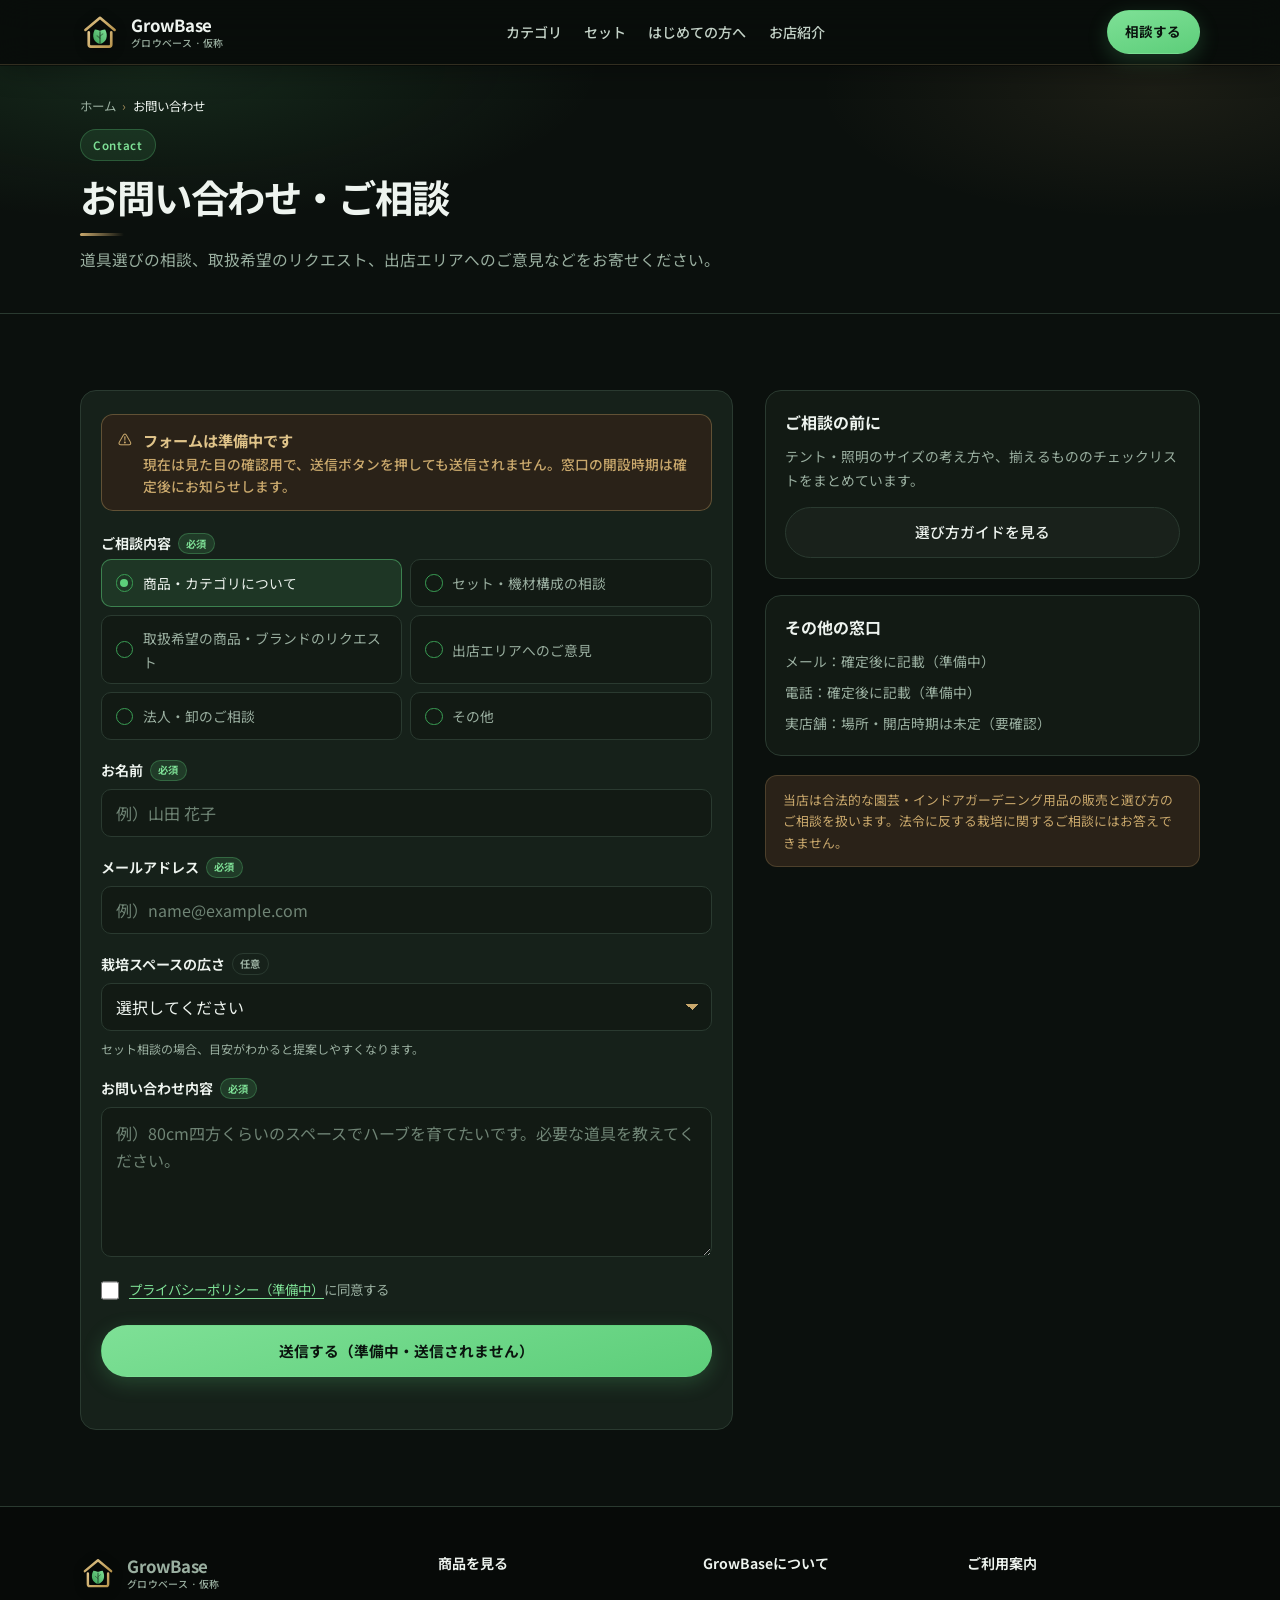
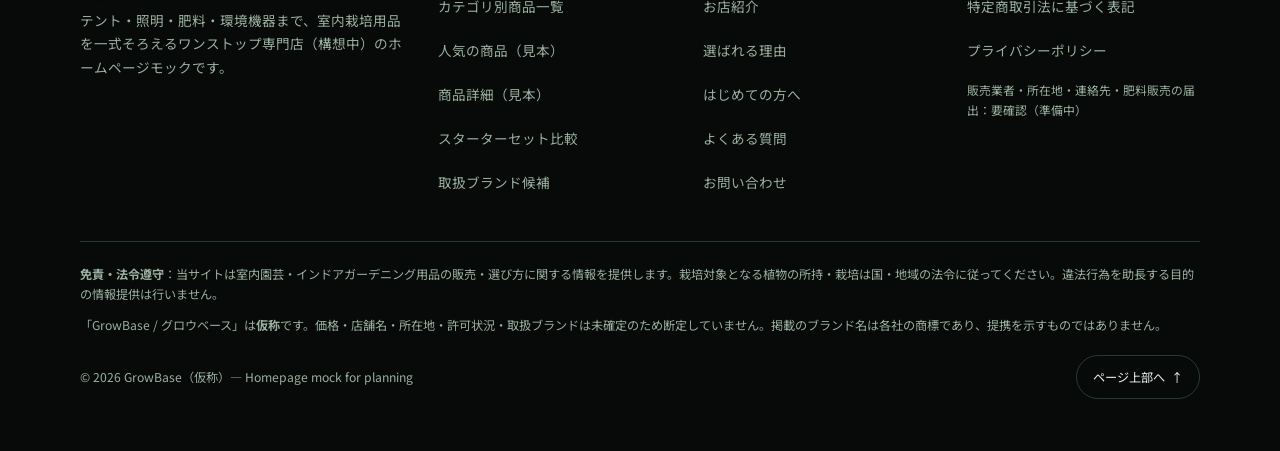
<file: contact.html>
<!DOCTYPE html>
<html lang="ja">
<head>
  <meta name="robots" content="noindex, nofollow">
  <meta charset="UTF-8" />
  <meta name="viewport" content="width=device-width, initial-scale=1" />
  <title>お問い合わせ（準備中）｜GrowBase（仮称）</title>
  <meta name="description" content="GrowBase（仮称）へのお問い合わせ・ご相談フォーム（準備中）。道具選び、セット構成、出店エリアへのご意見など。" />
  <meta name="theme-color" content="#0b100d" />
  <link rel="icon" href="assets/favicon.svg" type="image/svg+xml" />
  <!-- OGP（og:url / og:image はドメイン・画像確定後に追加） -->
  <meta property="og:type" content="website" />
  <meta property="og:site_name" content="GrowBase（仮称）" />
  <meta property="og:title" content="お問い合わせ（準備中）｜GrowBase（仮称）" />
  <meta property="og:description" content="GrowBase（仮称）へのお問い合わせ・ご相談フォーム（準備中）。道具選び、セット構成、出店エリアへのご意見など。" />
  <meta property="og:locale" content="ja_JP" />
  <meta name="twitter:card" content="summary" />
  <link rel="preconnect" href="https://fonts.googleapis.com" />
  <link rel="preconnect" href="https://fonts.gstatic.com" crossorigin />
  <link href="https://fonts.googleapis.com/css2?family=Noto+Sans+JP:wght@400;500;600;700&display=swap" rel="stylesheet" />
  <link rel="stylesheet" href="assets/style.css" />
</head>
<body>
  <a class="skip-link" href="#top">本文へスキップ</a>
  <header>
    <div class="wrap nav">
      <a class="logo" href="index.html" aria-label="GrowBase（仮称） トップへ">
        <img class="logo-img" src="assets/logo.svg" width="40" height="40" alt="" />
        <span>GrowBase<small>グロウベース · 仮称</small></span>
      </a>
      <nav class="nav-links" aria-label="メイン">
        <a href="category.html">カテゴリ</a>
        <a href="sets.html">セット</a>
        <a href="guide.html">はじめての方へ</a>
        <a href="about.html">お店紹介</a>
      </nav>
      <a class="btn btn-primary btn-sm nav-cta" href="contact.html" aria-current="page">相談する</a>
      <button type="button" class="menu-toggle" id="menuToggle" aria-expanded="false" aria-controls="mobileMenu" aria-label="メニューを開く">
        <svg class="icon-open" width="20" height="20" viewBox="0 0 24 24" fill="none" stroke="currentColor" stroke-width="2" stroke-linecap="round"><path d="M4 7h16M4 12h16M4 17h16"/></svg>
        <svg class="icon-close" width="20" height="20" viewBox="0 0 24 24" fill="none" stroke="currentColor" stroke-width="2" stroke-linecap="round"><path d="M6 6l12 12M18 6L6 18"/></svg>
      </button>
    </div>
    <div class="mobile-menu" id="mobileMenu" hidden>
      <div class="wrap">
        <nav aria-label="モバイル">
          <a href="index.html">ホーム</a>
          <a href="category.html">カテゴリ別商品一覧（見本）</a>
          <a href="product.html">商品詳細（見本）</a>
          <a href="sets.html">スターターセット比較</a>
          <a href="guide.html">はじめての方へ（選び方ガイド）</a>
          <a href="about.html">GrowBaseについて（お店紹介）</a>
          <a href="index.html#brands">取扱ブランド候補</a>
          <a href="index.html#faq">よくある質問</a>
          <a href="legal.html">特定商取引法に基づく表記（準備中）</a>
        </nav>
        <a class="btn btn-primary" href="contact.html">相談する</a>
      </div>
    </div>
  </header>

  <main id="top" tabindex="-1">
    <section class="page-head">
      <div class="wrap">
        <nav class="breadcrumb" aria-label="パンくずリスト"><ol><li><a href="index.html">ホーム</a></li><li><span aria-current="page">お問い合わせ</span></li></ol></nav>
        <span class="badge">Contact</span>
        <h1>お問い合わせ・ご相談</h1>
        <p class="lead">道具選びの相談、取扱希望のリクエスト、出店エリアへのご意見などをお寄せください。</p>
      </div>
    </section>

    <section class="section section-tight">
      <div class="wrap form-layout">
        <div class="form-card">
          <div class="form-banner" role="status">
            <span aria-hidden="true">⚠</span>
            <p><b>フォームは準備中です</b><span>現在は見た目の確認用で、送信ボタンを押しても送信されません。窓口の開設時期は確定後にお知らせします。</span></p>
          </div>
          <form id="contactForm" action="#" method="post" novalidate>
            <fieldset class="field">
              <legend>ご相談内容 <span class="req">必須</span></legend>
              <div class="topic-grid">
                <label class="topic"><input type="radio" name="topic" value="0" checked /><span>商品・カテゴリについて</span></label>
                <label class="topic"><input type="radio" name="topic" value="1" /><span>セット・機材構成の相談</span></label>
                <label class="topic"><input type="radio" name="topic" value="2" /><span>取扱希望の商品・ブランドのリクエスト</span></label>
                <label class="topic"><input type="radio" name="topic" value="3" /><span>出店エリアへのご意見</span></label>
                <label class="topic"><input type="radio" name="topic" value="4" /><span>法人・卸のご相談</span></label>
                <label class="topic"><input type="radio" name="topic" value="5" /><span>その他</span></label>
              </div>
            </fieldset>
            <div class="field">
              <label for="f-name">お名前 <span class="req">必須</span></label>
              <input id="f-name" type="text" autocomplete="name" placeholder="例）山田 花子" />
            </div>
            <div class="field">
              <label for="f-mail">メールアドレス <span class="req">必須</span></label>
              <input id="f-mail" type="email" autocomplete="email" inputmode="email" placeholder="例）name@example.com" />
            </div>
            <div class="field">
              <label for="f-space">栽培スペースの広さ <span class="any">任意</span></label>
              <select id="f-space">
                <option value="">選択してください</option>
                <option>棚の一角・卓上</option>
                <option>部屋の一角</option>
                <option>ゆとりのあるスペース</option>
                <option>まだ決めていない</option>
              </select>
              <span class="hint">セット相談の場合、目安がわかると提案しやすくなります。</span>
            </div>
            <div class="field">
              <label for="f-msg">お問い合わせ内容 <span class="req">必須</span></label>
              <textarea id="f-msg" placeholder="例）80cm四方くらいのスペースでハーブを育てたいです。必要な道具を教えてください。"></textarea>
            </div>
            <label class="agree"><input type="checkbox" /><span><a href="legal.html#privacy">プライバシーポリシー（準備中）</a>に同意する</span></label>
            <button class="btn btn-primary form-submit" type="submit" aria-describedby="formStatus">送信する（準備中・送信されません）</button>
            <p class="form-status" id="formStatus" aria-live="polite"></p>
          </form>
        </div>
        <aside>
          <div class="side-card">
            <h2>ご相談の前に</h2>
            <p>テント・照明のサイズの考え方や、揃えるもののチェックリストをまとめています。</p>
            <a class="btn btn-ghost" href="guide.html">選び方ガイドを見る</a>
          </div>
          <div class="side-card">
            <h2>その他の窓口</h2>
            <ul>
              <li>メール：確定後に記載（準備中）</li>
              <li>電話：確定後に記載（準備中）</li>
              <li>実店舗：場所・開店時期は未定（要確認）</li>
            </ul>
          </div>
          <p class="note">当店は合法的な園芸・インドアガーデニング用品の販売と選び方のご相談を扱います。法令に反する栽培に関するご相談にはお答えできません。</p>
        </aside>
      </div>
    </section>
  </main>

  <footer>
    <div class="wrap">
      <div class="foot-grid">
        <div class="foot-brand">
          <a class="logo foot-logo" href="index.html" aria-label="GrowBase（仮称） トップへ">
            <img class="logo-img" src="assets/logo.svg" width="36" height="36" alt="" />
            <span>GrowBase<small>グロウベース · 仮称</small></span>
          </a>
          <p>テント・照明・肥料・環境機器まで、室内栽培用品を一式そろえるワンストップ専門店（構想中）のホームページモックです。</p>
        </div>
        <div>
          <h4>商品を見る</h4>
          <ul class="foot-links">
            <li><a href="category.html">カテゴリ別商品一覧</a></li>
            <li><a href="index.html#products">人気の商品（見本）</a></li>
            <li><a href="product.html">商品詳細（見本）</a></li>
            <li><a href="sets.html">スターターセット比較</a></li>
            <li><a href="index.html#brands">取扱ブランド候補</a></li>
          </ul>
        </div>
        <div>
          <h4>GrowBaseについて</h4>
          <ul class="foot-links">
            <li><a href="about.html">お店紹介</a></li>
            <li><a href="index.html#reasons">選ばれる理由</a></li>
            <li><a href="guide.html">はじめての方へ</a></li>
            <li><a href="index.html#faq">よくある質問</a></li>
            <li><a href="contact.html">お問い合わせ</a></li>
          </ul>
        </div>
        <div>
          <h4>ご利用案内</h4>
          <ul class="foot-links">
            <li><a href="legal.html">特定商取引法に基づく表記</a></li>
            <li><a href="legal.html#privacy">プライバシーポリシー</a></li>
          </ul>
          <p class="foot-mini">販売業者・所在地・連絡先・肥料販売の届出：要確認（準備中）</p>
        </div>
      </div>
      <div class="legal">
        <p><strong>免責・法令遵守</strong>：当サイトは室内園芸・インドアガーデニング用品の販売・選び方に関する情報を提供します。栽培対象となる植物の所持・栽培は国・地域の法令に従ってください。違法行為を助長する目的の情報提供は行いません。</p>
        <p style="margin-top:.6rem;">「GrowBase / グロウベース」は<strong>仮称</strong>です。価格・店舗名・所在地・許可状況・取扱ブランドは未確定のため断定していません。掲載のブランド名は各社の商標であり、提携を示すものではありません。</p>
        <div class="foot-bottom">
          <span>© 2026 GrowBase（仮称）— Homepage mock for planning</span>
          <a class="to-top" href="#top">ページ上部へ <span aria-hidden="true">↑</span></a>
        </div>
      </div>
    </div>
  </footer>

  <script src="assets/main.js"></script>
</body>
</html>
</file>
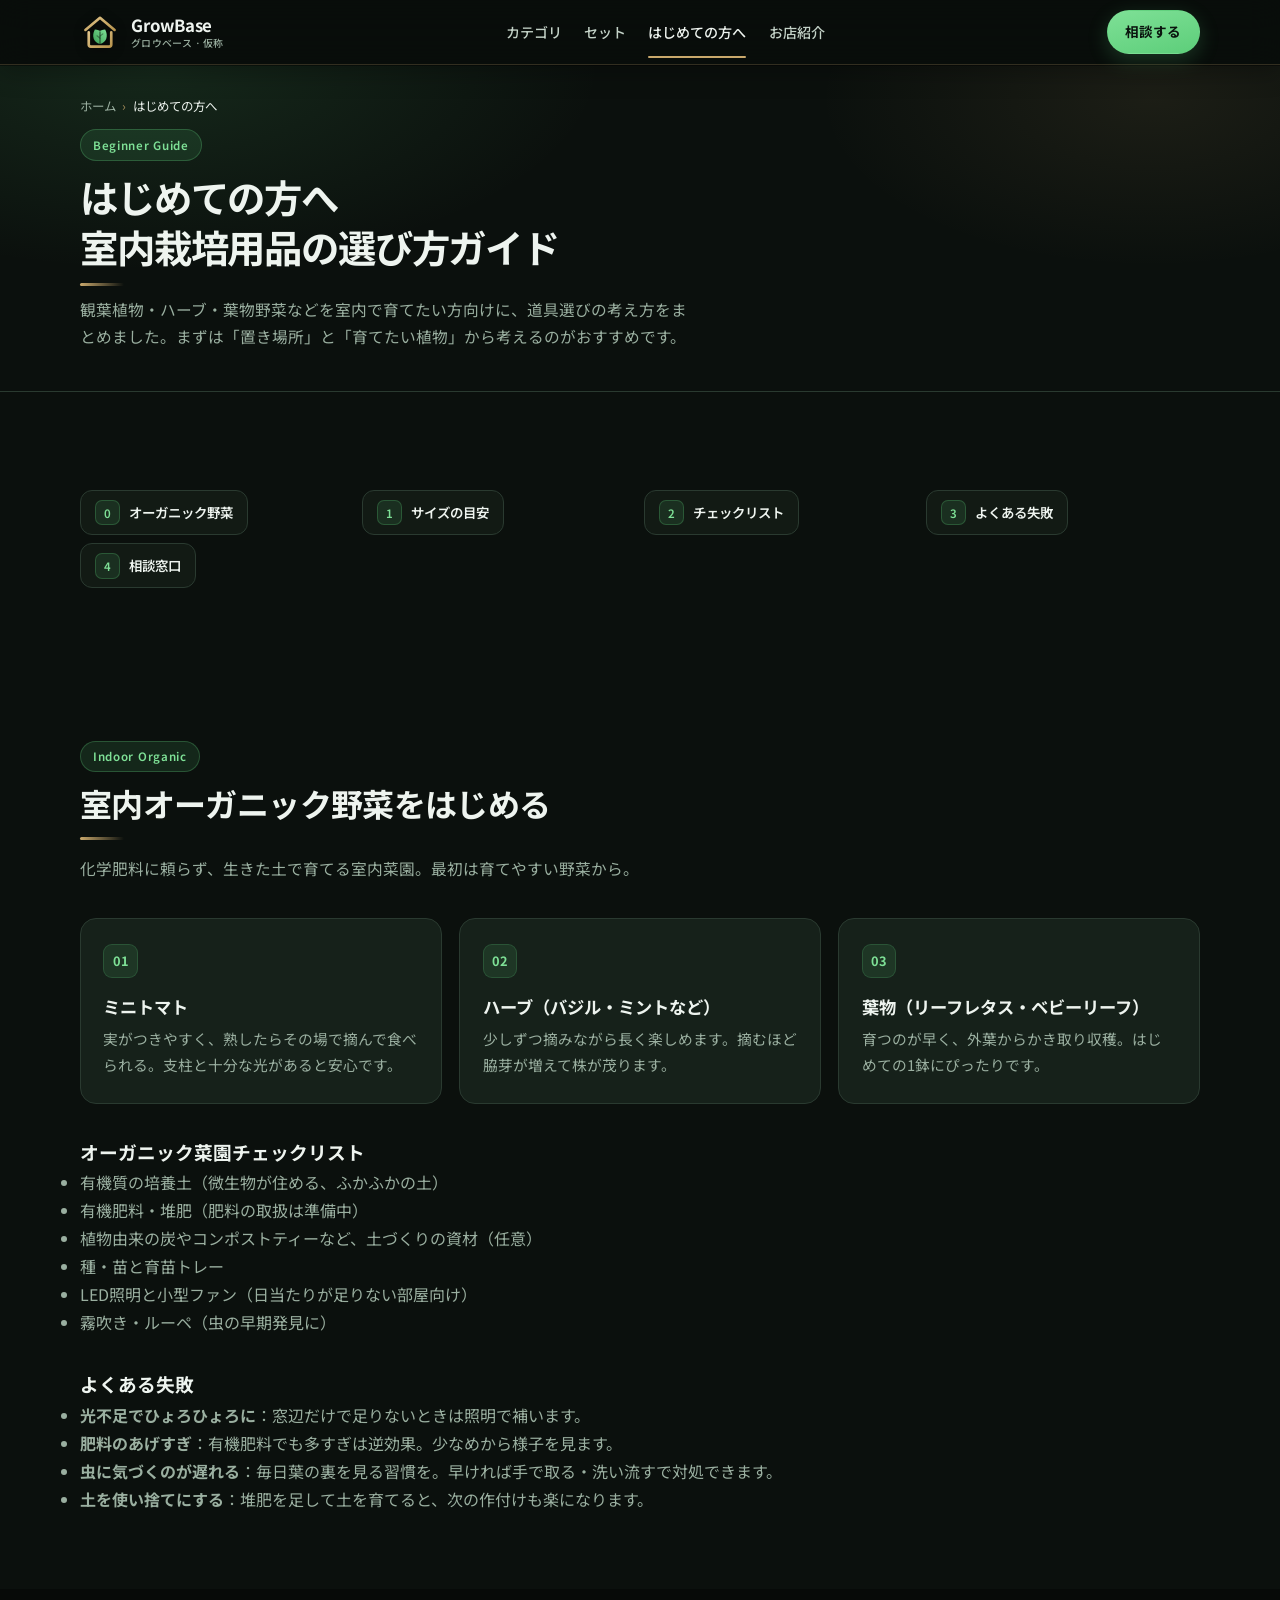
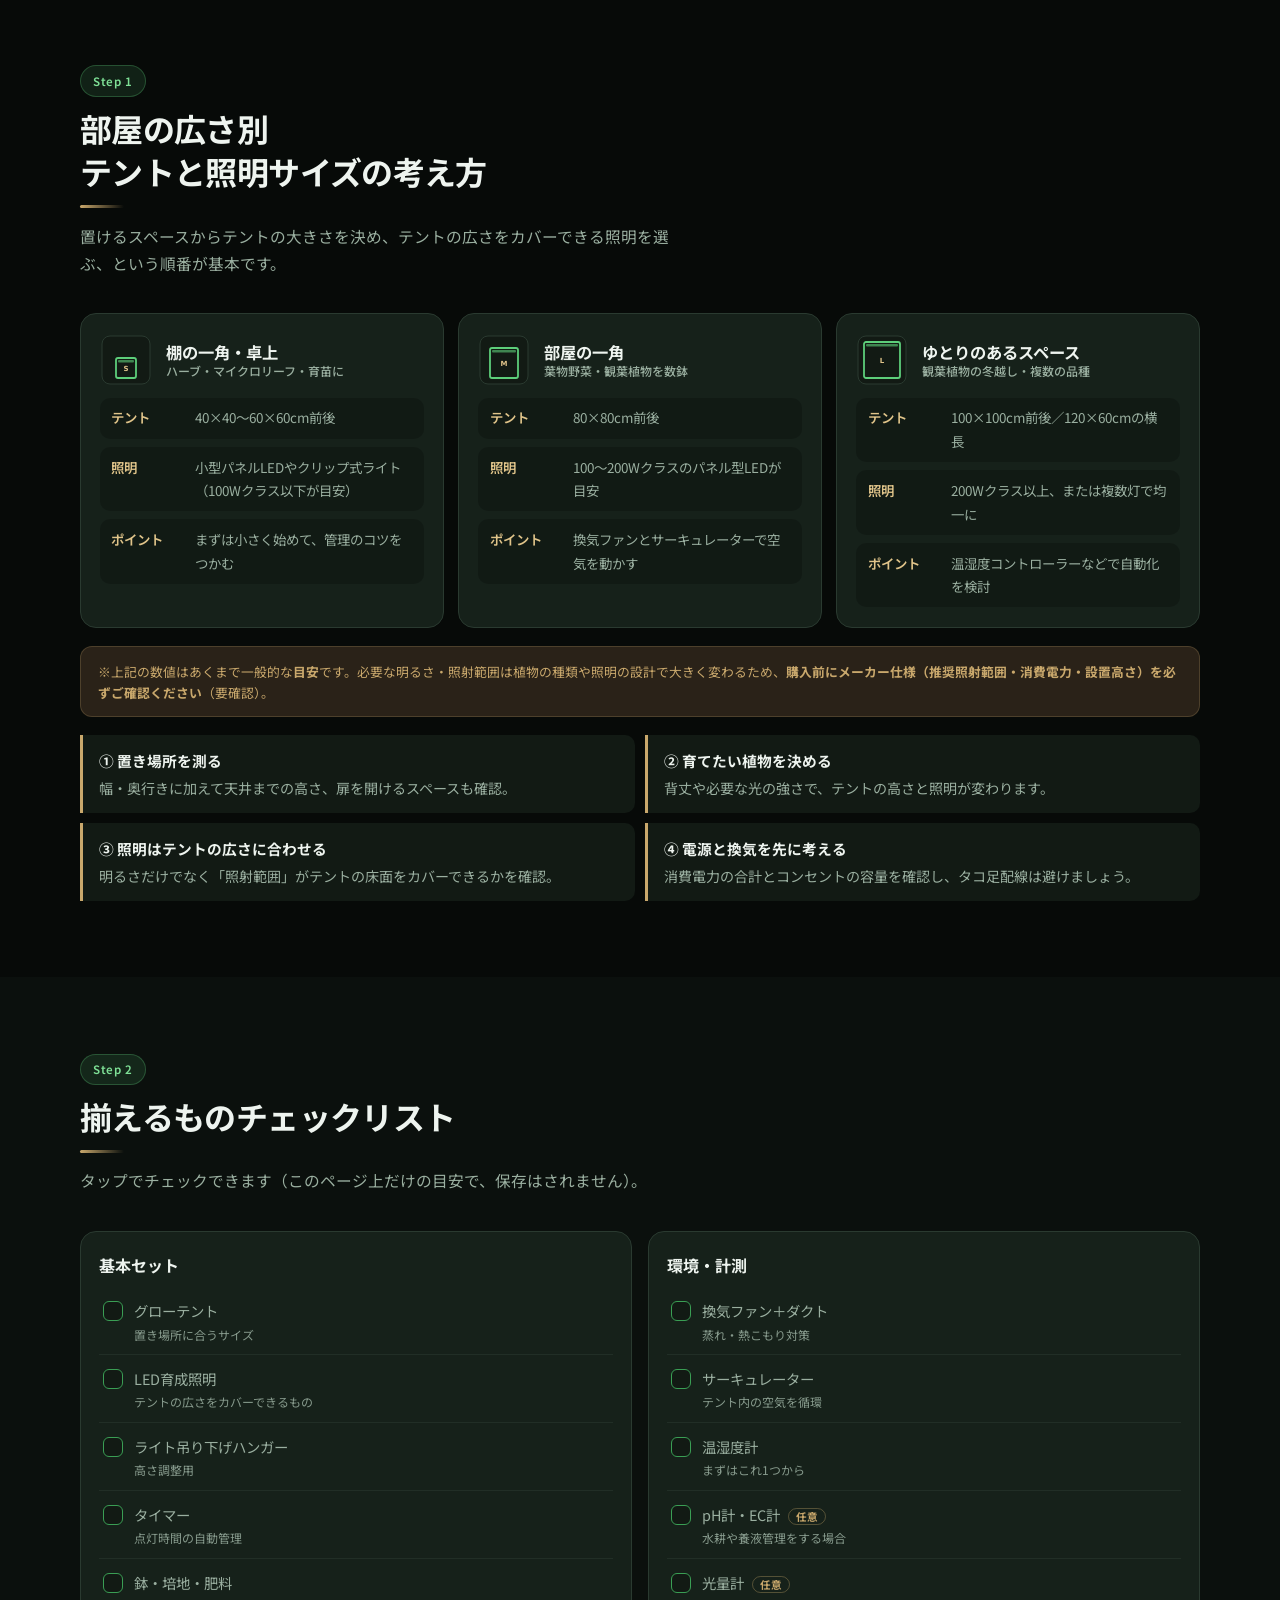
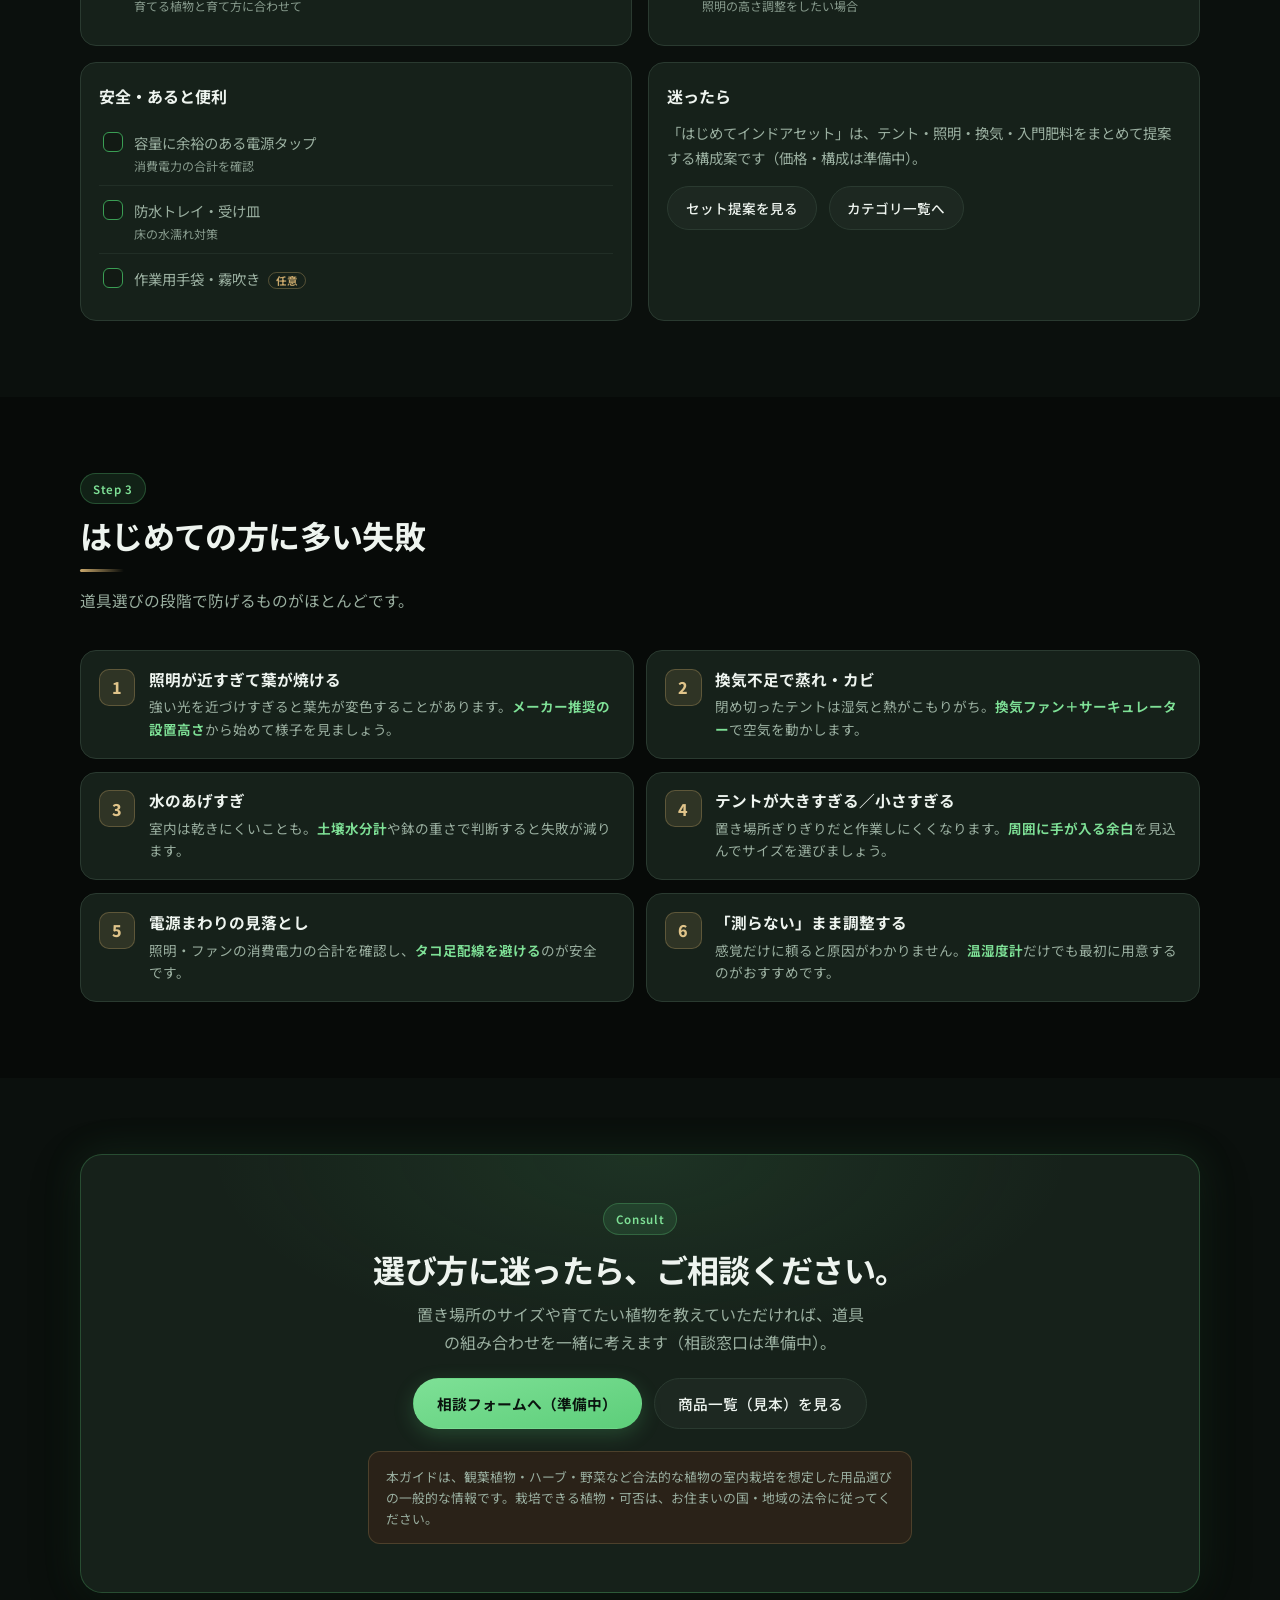
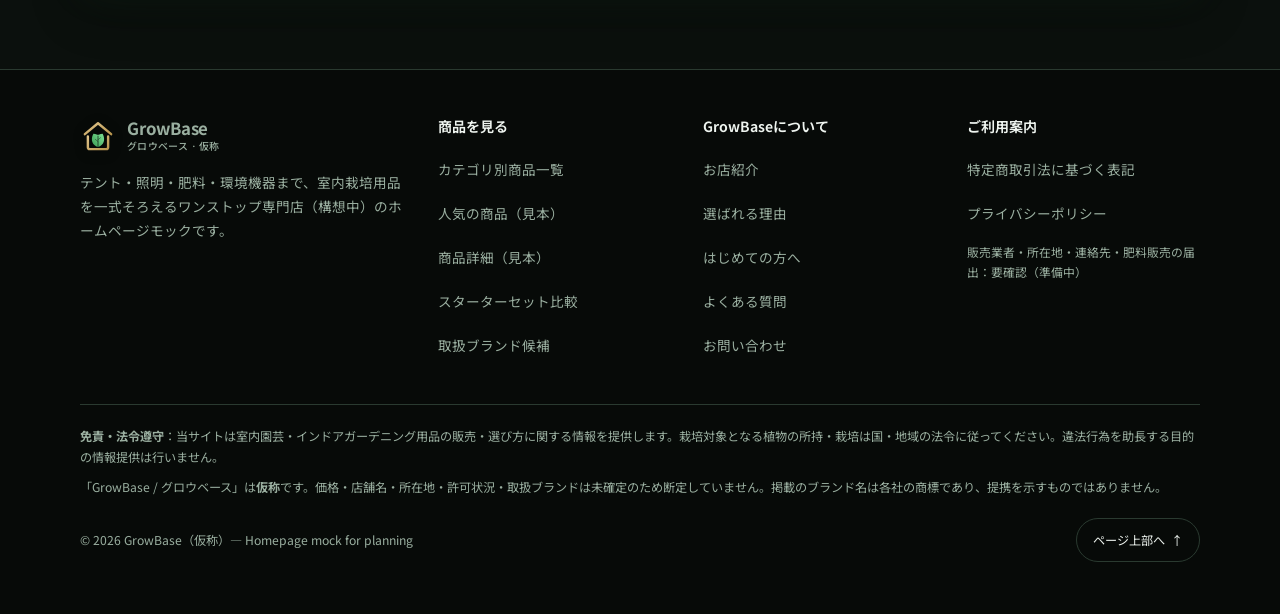
<file: guide.html>
<!DOCTYPE html>
<html lang="ja">
<head>
  <meta name="robots" content="noindex, nofollow">
  <meta charset="UTF-8" />
  <meta name="viewport" content="width=device-width, initial-scale=1" />
  <title>はじめての方へ（選び方ガイド）｜GrowBase（仮称）</title>
  <meta name="description" content="室内栽培用品の選び方ガイド。部屋の広さ別のテント・照明サイズの考え方、揃えるものチェックリスト、よくある失敗。GrowBase（仮称）。" />
  <meta name="theme-color" content="#0b100d" />
  <link rel="icon" href="assets/favicon.svg" type="image/svg+xml" />
  <!-- OGP（og:url / og:image はドメイン・画像確定後に追加） -->
  <meta property="og:type" content="article" />
  <meta property="og:site_name" content="GrowBase（仮称）" />
  <meta property="og:title" content="はじめての方へ（選び方ガイド）｜GrowBase（仮称）" />
  <meta property="og:description" content="室内栽培用品の選び方ガイド。部屋の広さ別のテント・照明サイズの考え方、揃えるものチェックリスト、よくある失敗。GrowBase（仮称）。" />
  <meta property="og:locale" content="ja_JP" />
  <meta name="twitter:card" content="summary" />
  <link rel="preconnect" href="https://fonts.googleapis.com" />
  <link rel="preconnect" href="https://fonts.gstatic.com" crossorigin />
  <link href="https://fonts.googleapis.com/css2?family=Noto+Sans+JP:wght@400;500;600;700&display=swap" rel="stylesheet" />
  <link rel="stylesheet" href="assets/style.css" />
</head>
<body>
  <a class="skip-link" href="#top">本文へスキップ</a>
  <header>
    <div class="wrap nav">
      <a class="logo" href="index.html" aria-label="GrowBase（仮称） トップへ">
        <img class="logo-img" src="assets/logo.svg" width="40" height="40" alt="" />
        <span>GrowBase<small>グロウベース · 仮称</small></span>
      </a>
      <nav class="nav-links" aria-label="メイン">
        <a href="category.html">カテゴリ</a>
        <a href="sets.html">セット</a>
        <a href="guide.html" aria-current="page">はじめての方へ</a>
        <a href="about.html">お店紹介</a>
      </nav>
      <a class="btn btn-primary btn-sm nav-cta" href="contact.html">相談する</a>
      <button type="button" class="menu-toggle" id="menuToggle" aria-expanded="false" aria-controls="mobileMenu" aria-label="メニューを開く">
        <svg class="icon-open" width="20" height="20" viewBox="0 0 24 24" fill="none" stroke="currentColor" stroke-width="2" stroke-linecap="round"><path d="M4 7h16M4 12h16M4 17h16"/></svg>
        <svg class="icon-close" width="20" height="20" viewBox="0 0 24 24" fill="none" stroke="currentColor" stroke-width="2" stroke-linecap="round"><path d="M6 6l12 12M18 6L6 18"/></svg>
      </button>
    </div>
    <div class="mobile-menu" id="mobileMenu" hidden>
      <div class="wrap">
        <nav aria-label="モバイル">
          <a href="index.html">ホーム</a>
          <a href="category.html">カテゴリ別商品一覧（見本）</a>
          <a href="product.html">商品詳細（見本）</a>
          <a href="sets.html">スターターセット比較</a>
          <a href="guide.html" aria-current="page">はじめての方へ（選び方ガイド）</a>
          <a href="about.html">GrowBaseについて（お店紹介）</a>
          <a href="index.html#brands">取扱ブランド候補</a>
          <a href="index.html#faq">よくある質問</a>
          <a href="legal.html">特定商取引法に基づく表記（準備中）</a>
        </nav>
        <a class="btn btn-primary" href="contact.html">相談する</a>
      </div>
    </div>
  </header>

  <main id="top" tabindex="-1">
    <section class="page-head">
      <div class="wrap">
        <nav class="breadcrumb" aria-label="パンくずリスト"><ol><li><a href="index.html">ホーム</a></li><li><span aria-current="page">はじめての方へ</span></li></ol></nav>
        <span class="badge">Beginner Guide</span>
        <h1>はじめての方へ<br />室内栽培用品の選び方ガイド</h1>
        <p class="lead">観葉植物・ハーブ・葉物野菜などを室内で育てたい方向けに、道具選びの考え方をまとめました。まずは「置き場所」と「育てたい植物」から考えるのがおすすめです。</p>
      </div>
    </section>

    <section class="section section-tight">
      <div class="wrap">
        <ol class="guide-toc" aria-label="このページの内容">
          <li><a href="#organic-veg"><span class="n">0</span>オーガニック野菜</a></li>
          <li><a href="#size"><span class="n">1</span>サイズの目安</a></li>
          <li><a href="#checklist"><span class="n">2</span>チェックリスト</a></li>
          <li><a href="#mistakes"><span class="n">3</span>よくある失敗</a></li>
          <li><a href="#consult"><span class="n">4</span>相談窓口</a></li>
        </ol>
      </div>
    </section>

    <section class="section" id="organic-veg">
      <div class="wrap">
        <div class="section-head">
          <span class="badge">Indoor Organic</span>
          <h2>室内オーガニック野菜をはじめる</h2>
          <p>化学肥料に頼らず、生きた土で育てる室内菜園。最初は育てやすい野菜から。</p>
        </div>
        <div class="reasons">
          <article class="reason"><div class="num">01</div><h3>ミニトマト</h3><p>実がつきやすく、熟したらその場で摘んで食べられる。支柱と十分な光があると安心です。</p></article>
          <article class="reason"><div class="num">02</div><h3>ハーブ（バジル・ミントなど）</h3><p>少しずつ摘みながら長く楽しめます。摘むほど脇芽が増えて株が茂ります。</p></article>
          <article class="reason"><div class="num">03</div><h3>葉物（リーフレタス・ベビーリーフ）</h3><p>育つのが早く、外葉からかき取り収穫。はじめての1鉢にぴったりです。</p></article>
        </div>
        <h3 style="margin-top:2rem;">オーガニック菜園チェックリスト</h3>
        <ul class="muted">
          <li>有機質の培養土（微生物が住める、ふかふかの土）</li>
          <li>有機肥料・堆肥（肥料の取扱は準備中）</li>
          <li>植物由来の炭やコンポストティーなど、土づくりの資材（任意）</li>
          <li>種・苗と育苗トレー</li>
          <li>LED照明と小型ファン（日当たりが足りない部屋向け）</li>
          <li>霧吹き・ルーペ（虫の早期発見に）</li>
        </ul>
        <h3 style="margin-top:2rem;">よくある失敗</h3>
        <ul class="muted">
          <li><strong>光不足でひょろひょろに</strong>：窓辺だけで足りないときは照明で補います。</li>
          <li><strong>肥料のあげすぎ</strong>：有機肥料でも多すぎは逆効果。少なめから様子を見ます。</li>
          <li><strong>虫に気づくのが遅れる</strong>：毎日葉の裏を見る習慣を。早ければ手で取る・洗い流すで対処できます。</li>
          <li><strong>土を使い捨てにする</strong>：堆肥を足して土を育てると、次の作付けも楽になります。</li>
        </ul>
      </div>
    </section>

    <section class="section section-alt" id="size">
      <div class="wrap">
        <div class="section-head">
          <span class="badge">Step 1</span>
          <h2>部屋の広さ別<br />テントと照明サイズの考え方</h2>
          <p>置けるスペースからテントの大きさを決め、テントの広さをカバーできる照明を選ぶ、という順番が基本です。</p>
        </div>
        <div class="size-cards">
          <article class="size-card">
            <div class="size-head"><svg viewBox="0 0 52 52" fill="none" aria-hidden="true"><rect x="2" y="2" width="48" height="48" rx="8" fill="#121a14" stroke="#2a3a30"/><rect x="16.0" y="24" width="20" height="20" rx="2" stroke="#5dce7a" stroke-width="1.8"/><rect x="18.0" y="26" width="16" height="2.5" rx="1" fill="#5dce7a" opacity=".6"/><text x="26" y="37.0" text-anchor="middle" fill="#e0c48a" font-size="7" font-weight="700" font-family="system-ui,sans-serif">S</text></svg><h3>棚の一角・卓上<small>ハーブ・マイクロリーフ・育苗に</small></h3></div>
            <dl><div><dt>テント</dt><dd>40×40〜60×60cm前後</dd></div><div><dt>照明</dt><dd>小型パネルLEDやクリップ式ライト（100Wクラス以下が目安）</dd></div><div><dt>ポイント</dt><dd>まずは小さく始めて、管理のコツをつかむ</dd></div></dl>
          </article>
          <article class="size-card">
            <div class="size-head"><svg viewBox="0 0 52 52" fill="none" aria-hidden="true"><rect x="2" y="2" width="48" height="48" rx="8" fill="#121a14" stroke="#2a3a30"/><rect x="12.0" y="14" width="28" height="30" rx="2" stroke="#5dce7a" stroke-width="1.8"/><rect x="14.0" y="16" width="24" height="2.5" rx="1" fill="#5dce7a" opacity=".6"/><text x="26" y="32.0" text-anchor="middle" fill="#e0c48a" font-size="7" font-weight="700" font-family="system-ui,sans-serif">M</text></svg><h3>部屋の一角<small>葉物野菜・観葉植物を数鉢</small></h3></div>
            <dl><div><dt>テント</dt><dd>80×80cm前後</dd></div><div><dt>照明</dt><dd>100〜200Wクラスのパネル型LEDが目安</dd></div><div><dt>ポイント</dt><dd>換気ファンとサーキュレーターで空気を動かす</dd></div></dl>
          </article>
          <article class="size-card">
            <div class="size-head"><svg viewBox="0 0 52 52" fill="none" aria-hidden="true"><rect x="2" y="2" width="48" height="48" rx="8" fill="#121a14" stroke="#2a3a30"/><rect x="8.0" y="8" width="36" height="36" rx="2" stroke="#5dce7a" stroke-width="1.8"/><rect x="10.0" y="10" width="32" height="2.5" rx="1" fill="#5dce7a" opacity=".6"/><text x="26" y="29.0" text-anchor="middle" fill="#e0c48a" font-size="7" font-weight="700" font-family="system-ui,sans-serif">L</text></svg><h3>ゆとりのあるスペース<small>観葉植物の冬越し・複数の品種</small></h3></div>
            <dl><div><dt>テント</dt><dd>100×100cm前後／120×60cmの横長</dd></div><div><dt>照明</dt><dd>200Wクラス以上、または複数灯で均一に</dd></div><div><dt>ポイント</dt><dd>温湿度コントローラーなどで自動化を検討</dd></div></dl>
          </article>
        </div>
        <p class="note">※上記の数値はあくまで一般的な<strong>目安</strong>です。必要な明るさ・照射範囲は植物の種類や照明の設計で大きく変わるため、<strong>購入前にメーカー仕様（推奨照射範囲・消費電力・設置高さ）を必ずご確認ください</strong>（要確認）。</p>
        <ul class="think-list">
          <li><strong>① 置き場所を測る</strong>幅・奥行きに加えて天井までの高さ、扉を開けるスペースも確認。</li>
          <li><strong>② 育てたい植物を決める</strong>背丈や必要な光の強さで、テントの高さと照明が変わります。</li>
          <li><strong>③ 照明はテントの広さに合わせる</strong>明るさだけでなく「照射範囲」がテントの床面をカバーできるかを確認。</li>
          <li><strong>④ 電源と換気を先に考える</strong>消費電力の合計とコンセントの容量を確認し、タコ足配線は避けましょう。</li>
        </ul>
      </div>
    </section>

    <section class="section" id="checklist">
      <div class="wrap">
        <div class="section-head">
          <span class="badge">Step 2</span>
          <h2>揃えるものチェックリスト</h2>
          <p>タップでチェックできます（このページ上だけの目安で、保存はされません）。</p>
        </div>
        <div class="checklist-grid">
          <div class="checklist-box">
            <h3>基本セット</h3>
            <ul class="checklist">
              <li><label><input type="checkbox" /><span>グローテント<small>置き場所に合うサイズ</small></span></label></li>
              <li><label><input type="checkbox" /><span>LED育成照明<small>テントの広さをカバーできるもの</small></span></label></li>
              <li><label><input type="checkbox" /><span>ライト吊り下げハンガー<small>高さ調整用</small></span></label></li>
              <li><label><input type="checkbox" /><span>タイマー<small>点灯時間の自動管理</small></span></label></li>
              <li><label><input type="checkbox" /><span>鉢・培地・肥料<small>育てる植物と育て方に合わせて</small></span></label></li>
            </ul>
          </div>
          <div class="checklist-box">
            <h3>環境・計測</h3>
            <ul class="checklist">
              <li><label><input type="checkbox" /><span>換気ファン＋ダクト<small>蒸れ・熱こもり対策</small></span></label></li>
              <li><label><input type="checkbox" /><span>サーキュレーター<small>テント内の空気を循環</small></span></label></li>
              <li><label><input type="checkbox" /><span>温湿度計<small>まずはこれ1つから</small></span></label></li>
              <li><label><input type="checkbox" /><span>pH計・EC計 <span class="opt">任意</span><small>水耕や養液管理をする場合</small></span></label></li>
              <li><label><input type="checkbox" /><span>光量計 <span class="opt">任意</span><small>照明の高さ調整をしたい場合</small></span></label></li>
            </ul>
          </div>
          <div class="checklist-box">
            <h3>安全・あると便利</h3>
            <ul class="checklist">
              <li><label><input type="checkbox" /><span>容量に余裕のある電源タップ<small>消費電力の合計を確認</small></span></label></li>
              <li><label><input type="checkbox" /><span>防水トレイ・受け皿<small>床の水濡れ対策</small></span></label></li>
              <li><label><input type="checkbox" /><span>作業用手袋・霧吹き <span class="opt">任意</span></span></label></li>
            </ul>
          </div>
          <div class="checklist-box">
            <h3>迷ったら</h3>
            <p class="muted" style="font-size:.9rem;">「はじめてインドアセット」は、テント・照明・換気・入門肥料をまとめて提案する構成案です（価格・構成は準備中）。</p>
            <div class="cta-actions" style="justify-content:flex-start;margin-top:1rem;">
              <a class="btn btn-ghost btn-sm" href="index.html#sets">セット提案を見る</a>
              <a class="btn btn-ghost btn-sm" href="category.html">カテゴリ一覧へ</a>
            </div>
          </div>
        </div>
      </div>
    </section>

    <section class="section section-alt" id="mistakes">
      <div class="wrap">
        <div class="section-head">
          <span class="badge">Step 3</span>
          <h2>はじめての方に多い失敗</h2>
          <p>道具選びの段階で防げるものがほとんどです。</p>
        </div>
        <div class="fail-list">
          <article class="fail">
            <span class="ico" aria-hidden="true">1</span>
            <div><h3>照明が近すぎて葉が焼ける</h3><p>強い光を近づけすぎると葉先が変色することがあります。<strong>メーカー推奨の設置高さ</strong>から始めて様子を見ましょう。</p></div>
          </article>
          <article class="fail">
            <span class="ico" aria-hidden="true">2</span>
            <div><h3>換気不足で蒸れ・カビ</h3><p>閉め切ったテントは湿気と熱がこもりがち。<strong>換気ファン＋サーキュレーター</strong>で空気を動かします。</p></div>
          </article>
          <article class="fail">
            <span class="ico" aria-hidden="true">3</span>
            <div><h3>水のあげすぎ</h3><p>室内は乾きにくいことも。<strong>土壌水分計</strong>や鉢の重さで判断すると失敗が減ります。</p></div>
          </article>
          <article class="fail">
            <span class="ico" aria-hidden="true">4</span>
            <div><h3>テントが大きすぎる／小さすぎる</h3><p>置き場所ぎりぎりだと作業しにくくなります。<strong>周囲に手が入る余白</strong>を見込んでサイズを選びましょう。</p></div>
          </article>
          <article class="fail">
            <span class="ico" aria-hidden="true">5</span>
            <div><h3>電源まわりの見落とし</h3><p>照明・ファンの消費電力の合計を確認し、<strong>タコ足配線を避ける</strong>のが安全です。</p></div>
          </article>
          <article class="fail">
            <span class="ico" aria-hidden="true">6</span>
            <div><h3>「測らない」まま調整する</h3><p>感覚だけに頼ると原因がわかりません。<strong>温湿度計</strong>だけでも最初に用意するのがおすすめです。</p></div>
          </article>
        </div>
      </div>
    </section>

    <section class="section" id="consult">
      <div class="wrap">
        <div class="cta-box">
          <span class="badge">Consult</span>
          <h2>選び方に迷ったら、ご相談ください。</h2>
          <p>置き場所のサイズや育てたい植物を教えていただければ、道具の組み合わせを一緒に考えます（相談窓口は準備中）。</p>
          <div class="cta-actions">
            <a class="btn btn-primary" href="contact.html">相談フォームへ（準備中）</a>
            <a class="btn btn-ghost" href="category.html">商品一覧（見本）を見る</a>
          </div>
          <p class="note" style="text-align:left;max-width:34rem;margin:1.35rem auto 0;">本ガイドは、観葉植物・ハーブ・野菜など合法的な植物の室内栽培を想定した用品選びの一般的な情報です。栽培できる植物・可否は、お住まいの国・地域の法令に従ってください。</p>
        </div>
      </div>
    </section>
  </main>

  <footer>
    <div class="wrap">
      <div class="foot-grid">
        <div class="foot-brand">
          <a class="logo foot-logo" href="index.html" aria-label="GrowBase（仮称） トップへ">
            <img class="logo-img" src="assets/logo.svg" width="36" height="36" alt="" />
            <span>GrowBase<small>グロウベース · 仮称</small></span>
          </a>
          <p>テント・照明・肥料・環境機器まで、室内栽培用品を一式そろえるワンストップ専門店（構想中）のホームページモックです。</p>
        </div>
        <div>
          <h4>商品を見る</h4>
          <ul class="foot-links">
            <li><a href="category.html">カテゴリ別商品一覧</a></li>
            <li><a href="index.html#products">人気の商品（見本）</a></li>
            <li><a href="product.html">商品詳細（見本）</a></li>
            <li><a href="sets.html">スターターセット比較</a></li>
            <li><a href="index.html#brands">取扱ブランド候補</a></li>
          </ul>
        </div>
        <div>
          <h4>GrowBaseについて</h4>
          <ul class="foot-links">
            <li><a href="about.html">お店紹介</a></li>
            <li><a href="index.html#reasons">選ばれる理由</a></li>
            <li><a href="guide.html">はじめての方へ</a></li>
            <li><a href="index.html#faq">よくある質問</a></li>
            <li><a href="contact.html">お問い合わせ</a></li>
          </ul>
        </div>
        <div>
          <h4>ご利用案内</h4>
          <ul class="foot-links">
            <li><a href="legal.html">特定商取引法に基づく表記</a></li>
            <li><a href="legal.html#privacy">プライバシーポリシー</a></li>
          </ul>
          <p class="foot-mini">販売業者・所在地・連絡先・肥料販売の届出：要確認（準備中）</p>
        </div>
      </div>
      <div class="legal">
        <p><strong>免責・法令遵守</strong>：当サイトは室内園芸・インドアガーデニング用品の販売・選び方に関する情報を提供します。栽培対象となる植物の所持・栽培は国・地域の法令に従ってください。違法行為を助長する目的の情報提供は行いません。</p>
        <p style="margin-top:.6rem;">「GrowBase / グロウベース」は<strong>仮称</strong>です。価格・店舗名・所在地・許可状況・取扱ブランドは未確定のため断定していません。掲載のブランド名は各社の商標であり、提携を示すものではありません。</p>
        <div class="foot-bottom">
          <span>© 2026 GrowBase（仮称）— Homepage mock for planning</span>
          <a class="to-top" href="#top">ページ上部へ <span aria-hidden="true">↑</span></a>
        </div>
      </div>
    </div>
  </footer>

  <script src="assets/main.js"></script>
</body>
</html>
</file>
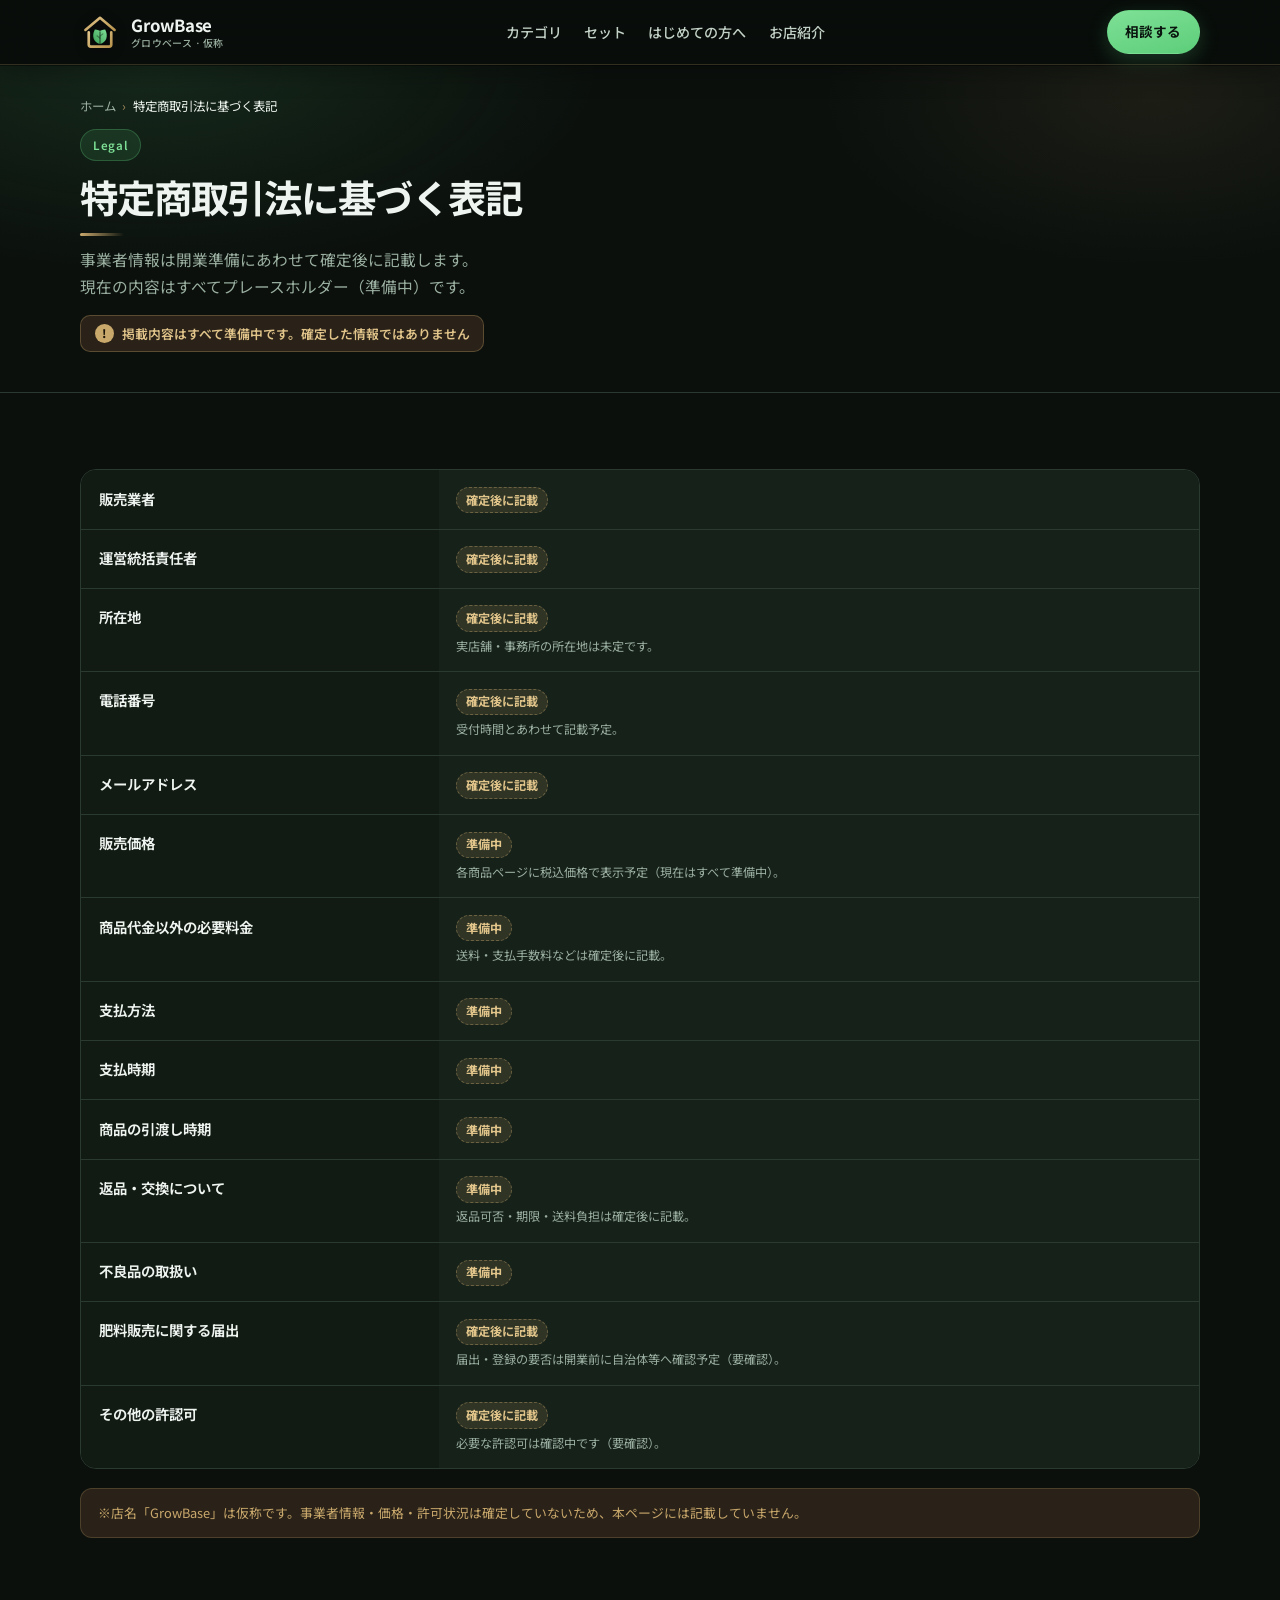
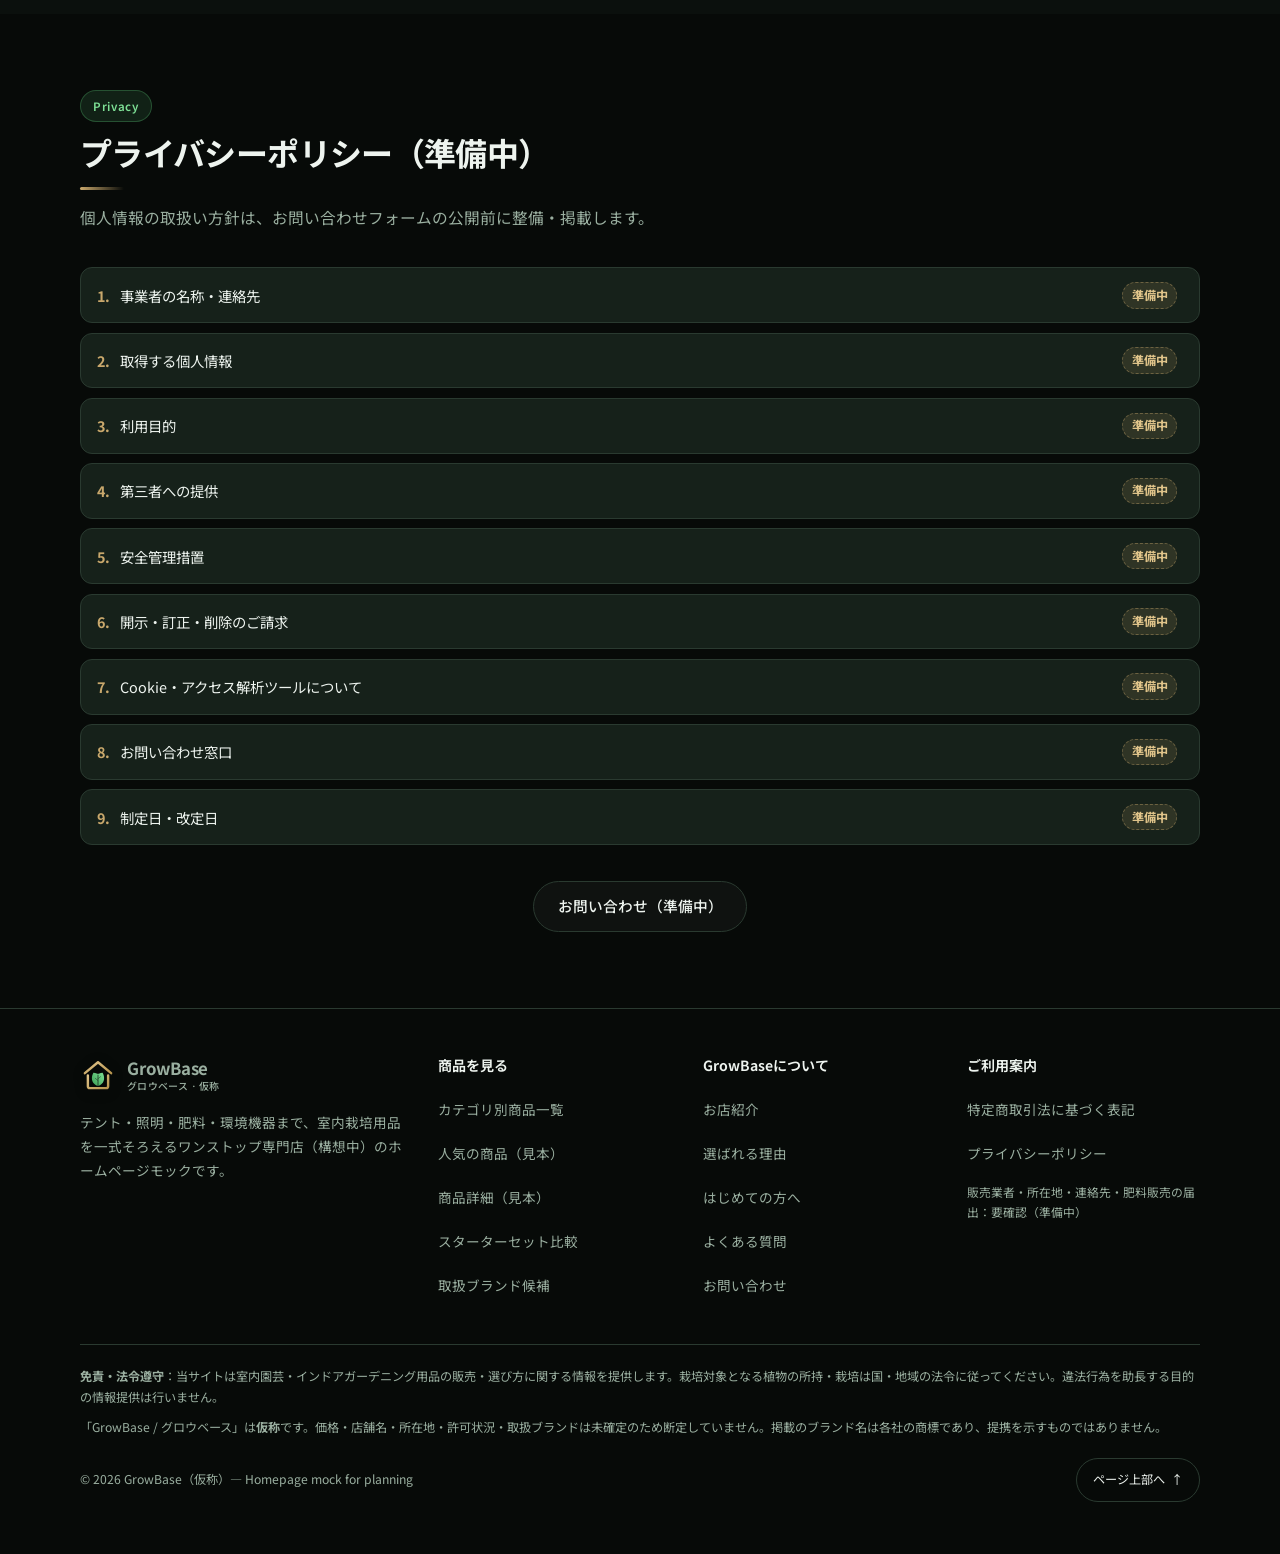
<file: legal.html>
<!DOCTYPE html>
<html lang="ja">
<head>
  <meta name="robots" content="noindex, nofollow">
  <meta charset="UTF-8" />
  <meta name="viewport" content="width=device-width, initial-scale=1" />
  <title>特定商取引法に基づく表記（準備中）｜GrowBase（仮称）</title>
  <meta name="description" content="GrowBase（仮称）の特定商取引法に基づく表記とプライバシーポリシー（いずれも準備中）。" />
  <meta name="theme-color" content="#0b100d" />
  <link rel="icon" href="assets/favicon.svg" type="image/svg+xml" />
  <!-- OGP（og:url / og:image はドメイン・画像確定後に追加） -->
  <meta property="og:type" content="website" />
  <meta property="og:site_name" content="GrowBase（仮称）" />
  <meta property="og:title" content="特定商取引法に基づく表記（準備中）｜GrowBase（仮称）" />
  <meta property="og:description" content="GrowBase（仮称）の特定商取引法に基づく表記とプライバシーポリシー（いずれも準備中）。" />
  <meta property="og:locale" content="ja_JP" />
  <meta name="twitter:card" content="summary" />
  <link rel="preconnect" href="https://fonts.googleapis.com" />
  <link rel="preconnect" href="https://fonts.gstatic.com" crossorigin />
  <link href="https://fonts.googleapis.com/css2?family=Noto+Sans+JP:wght@400;500;600;700&display=swap" rel="stylesheet" />
  <link rel="stylesheet" href="assets/style.css" />
</head>
<body>
  <a class="skip-link" href="#top">本文へスキップ</a>
  <header>
    <div class="wrap nav">
      <a class="logo" href="index.html" aria-label="GrowBase（仮称） トップへ">
        <img class="logo-img" src="assets/logo.svg" width="40" height="40" alt="" />
        <span>GrowBase<small>グロウベース · 仮称</small></span>
      </a>
      <nav class="nav-links" aria-label="メイン">
        <a href="category.html">カテゴリ</a>
        <a href="sets.html">セット</a>
        <a href="guide.html">はじめての方へ</a>
        <a href="about.html">お店紹介</a>
      </nav>
      <a class="btn btn-primary btn-sm nav-cta" href="contact.html">相談する</a>
      <button type="button" class="menu-toggle" id="menuToggle" aria-expanded="false" aria-controls="mobileMenu" aria-label="メニューを開く">
        <svg class="icon-open" width="20" height="20" viewBox="0 0 24 24" fill="none" stroke="currentColor" stroke-width="2" stroke-linecap="round"><path d="M4 7h16M4 12h16M4 17h16"/></svg>
        <svg class="icon-close" width="20" height="20" viewBox="0 0 24 24" fill="none" stroke="currentColor" stroke-width="2" stroke-linecap="round"><path d="M6 6l12 12M18 6L6 18"/></svg>
      </button>
    </div>
    <div class="mobile-menu" id="mobileMenu" hidden>
      <div class="wrap">
        <nav aria-label="モバイル">
          <a href="index.html">ホーム</a>
          <a href="category.html">カテゴリ別商品一覧（見本）</a>
          <a href="product.html">商品詳細（見本）</a>
          <a href="sets.html">スターターセット比較</a>
          <a href="guide.html">はじめての方へ（選び方ガイド）</a>
          <a href="about.html">GrowBaseについて（お店紹介）</a>
          <a href="index.html#brands">取扱ブランド候補</a>
          <a href="index.html#faq">よくある質問</a>
          <a href="legal.html" aria-current="page">特定商取引法に基づく表記（準備中）</a>
        </nav>
        <a class="btn btn-primary" href="contact.html">相談する</a>
      </div>
    </div>
  </header>

  <main id="top" tabindex="-1">
    <section class="page-head">
      <div class="wrap">
        <nav class="breadcrumb" aria-label="パンくずリスト"><ol><li><a href="index.html">ホーム</a></li><li><span aria-current="page">特定商取引法に基づく表記</span></li></ol></nav>
        <span class="badge">Legal</span>
        <h1>特定商取引法に基づく表記</h1>
        <p class="lead">事業者情報は開業準備にあわせて確定後に記載します。現在の内容はすべてプレースホルダー（準備中）です。</p>
        <p class="sample-flag">掲載内容はすべて準備中です。確定した情報ではありません</p>
      </div>
    </section>

    <section class="section section-tight">
      <div class="wrap prose-wide">
        <table class="legal-table">
          <caption class="sr-only">特定商取引法に基づく表記（準備中）</caption>
          <tbody>
            <tr><th scope="row">販売業者</th><td><span class="ph">確定後に記載</span></td></tr>
            <tr><th scope="row">運営統括責任者</th><td><span class="ph">確定後に記載</span></td></tr>
            <tr><th scope="row">所在地</th><td><span class="ph">確定後に記載</span><small>実店舗・事務所の所在地は未定です。</small></td></tr>
            <tr><th scope="row">電話番号</th><td><span class="ph">確定後に記載</span><small>受付時間とあわせて記載予定。</small></td></tr>
            <tr><th scope="row">メールアドレス</th><td><span class="ph">確定後に記載</span></td></tr>
            <tr><th scope="row">販売価格</th><td><span class="ph">準備中</span><small>各商品ページに税込価格で表示予定（現在はすべて準備中）。</small></td></tr>
            <tr><th scope="row">商品代金以外の必要料金</th><td><span class="ph">準備中</span><small>送料・支払手数料などは確定後に記載。</small></td></tr>
            <tr><th scope="row">支払方法</th><td><span class="ph">準備中</span></td></tr>
            <tr><th scope="row">支払時期</th><td><span class="ph">準備中</span></td></tr>
            <tr><th scope="row">商品の引渡し時期</th><td><span class="ph">準備中</span></td></tr>
            <tr><th scope="row">返品・交換について</th><td><span class="ph">準備中</span><small>返品可否・期限・送料負担は確定後に記載。</small></td></tr>
            <tr><th scope="row">不良品の取扱い</th><td><span class="ph">準備中</span></td></tr>
            <tr><th scope="row">肥料販売に関する届出</th><td><span class="ph">確定後に記載</span><small>届出・登録の要否は開業前に自治体等へ確認予定（要確認）。</small></td></tr>
            <tr><th scope="row">その他の許認可</th><td><span class="ph">確定後に記載</span><small>必要な許認可は確認中です（要確認）。</small></td></tr>
          </tbody>
        </table>
        <p class="note">※店名「GrowBase」は仮称です。事業者情報・価格・許可状況は確定していないため、本ページには記載していません。</p>
      </div>
    </section>

    <section class="section section-alt" id="privacy">
      <div class="wrap">
        <div class="section-head">
          <span class="badge">Privacy</span>
          <h2>プライバシーポリシー（準備中）</h2>
          <p>個人情報の取扱い方針は、お問い合わせフォームの公開前に整備・掲載します。</p>
        </div>
        <ul class="policy-list" aria-label="掲載予定の項目">
          <li><span>事業者の名称・連絡先</span><span class="ph">準備中</span></li>
          <li><span>取得する個人情報</span><span class="ph">準備中</span></li>
          <li><span>利用目的</span><span class="ph">準備中</span></li>
          <li><span>第三者への提供</span><span class="ph">準備中</span></li>
          <li><span>安全管理措置</span><span class="ph">準備中</span></li>
          <li><span>開示・訂正・削除のご請求</span><span class="ph">準備中</span></li>
          <li><span>Cookie・アクセス解析ツールについて</span><span class="ph">準備中</span></li>
          <li><span>お問い合わせ窓口</span><span class="ph">準備中</span></li>
          <li><span>制定日・改定日</span><span class="ph">準備中</span></li>
        </ul>
        <div class="section-more"><a class="btn btn-ghost" href="contact.html">お問い合わせ（準備中）</a></div>
      </div>
    </section>
  </main>

  <footer>
    <div class="wrap">
      <div class="foot-grid">
        <div class="foot-brand">
          <a class="logo foot-logo" href="index.html" aria-label="GrowBase（仮称） トップへ">
            <img class="logo-img" src="assets/logo.svg" width="36" height="36" alt="" />
            <span>GrowBase<small>グロウベース · 仮称</small></span>
          </a>
          <p>テント・照明・肥料・環境機器まで、室内栽培用品を一式そろえるワンストップ専門店（構想中）のホームページモックです。</p>
        </div>
        <div>
          <h4>商品を見る</h4>
          <ul class="foot-links">
            <li><a href="category.html">カテゴリ別商品一覧</a></li>
            <li><a href="index.html#products">人気の商品（見本）</a></li>
            <li><a href="product.html">商品詳細（見本）</a></li>
            <li><a href="sets.html">スターターセット比較</a></li>
            <li><a href="index.html#brands">取扱ブランド候補</a></li>
          </ul>
        </div>
        <div>
          <h4>GrowBaseについて</h4>
          <ul class="foot-links">
            <li><a href="about.html">お店紹介</a></li>
            <li><a href="index.html#reasons">選ばれる理由</a></li>
            <li><a href="guide.html">はじめての方へ</a></li>
            <li><a href="index.html#faq">よくある質問</a></li>
            <li><a href="contact.html">お問い合わせ</a></li>
          </ul>
        </div>
        <div>
          <h4>ご利用案内</h4>
          <ul class="foot-links">
            <li><a href="legal.html">特定商取引法に基づく表記</a></li>
            <li><a href="legal.html#privacy">プライバシーポリシー</a></li>
          </ul>
          <p class="foot-mini">販売業者・所在地・連絡先・肥料販売の届出：要確認（準備中）</p>
        </div>
      </div>
      <div class="legal">
        <p><strong>免責・法令遵守</strong>：当サイトは室内園芸・インドアガーデニング用品の販売・選び方に関する情報を提供します。栽培対象となる植物の所持・栽培は国・地域の法令に従ってください。違法行為を助長する目的の情報提供は行いません。</p>
        <p style="margin-top:.6rem;">「GrowBase / グロウベース」は<strong>仮称</strong>です。価格・店舗名・所在地・許可状況・取扱ブランドは未確定のため断定していません。掲載のブランド名は各社の商標であり、提携を示すものではありません。</p>
        <div class="foot-bottom">
          <span>© 2026 GrowBase（仮称）— Homepage mock for planning</span>
          <a class="to-top" href="#top">ページ上部へ <span aria-hidden="true">↑</span></a>
        </div>
      </div>
    </div>
  </footer>

  <script src="assets/main.js"></script>
</body>
</html>
</file>
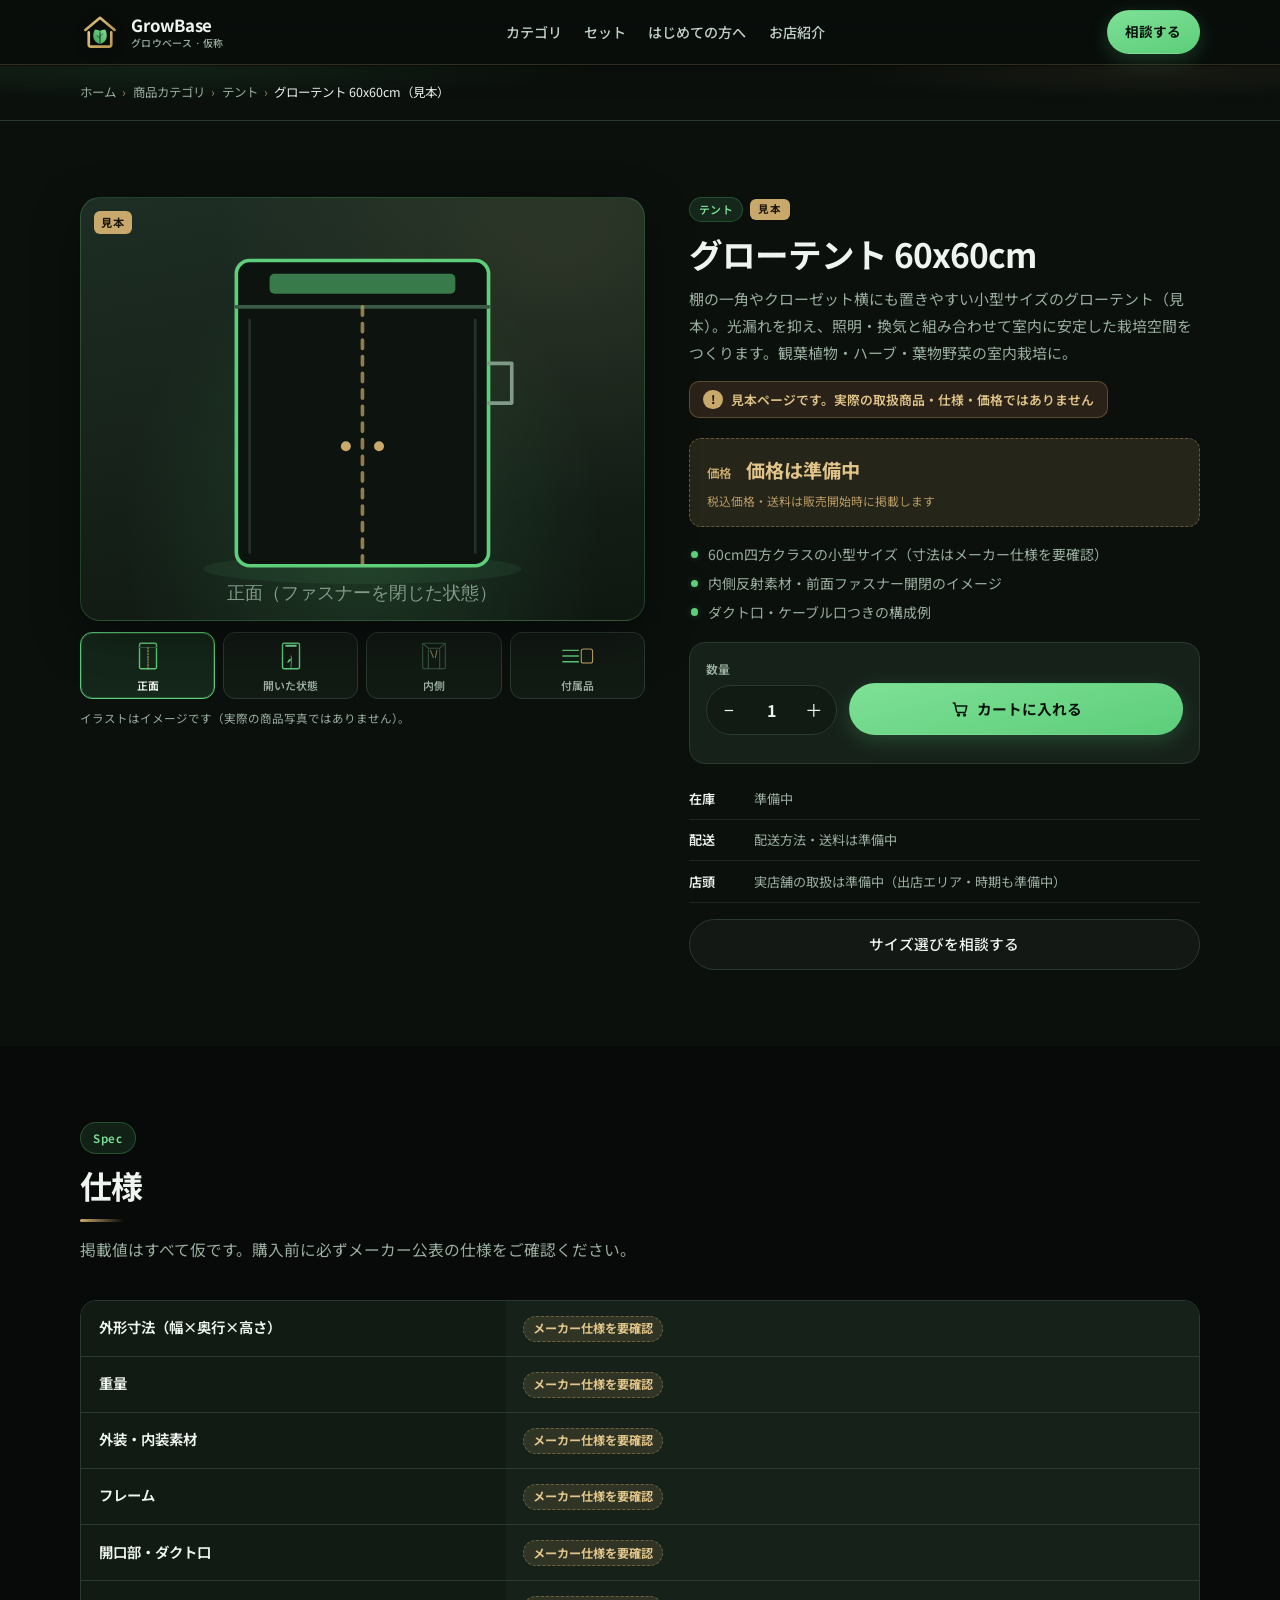
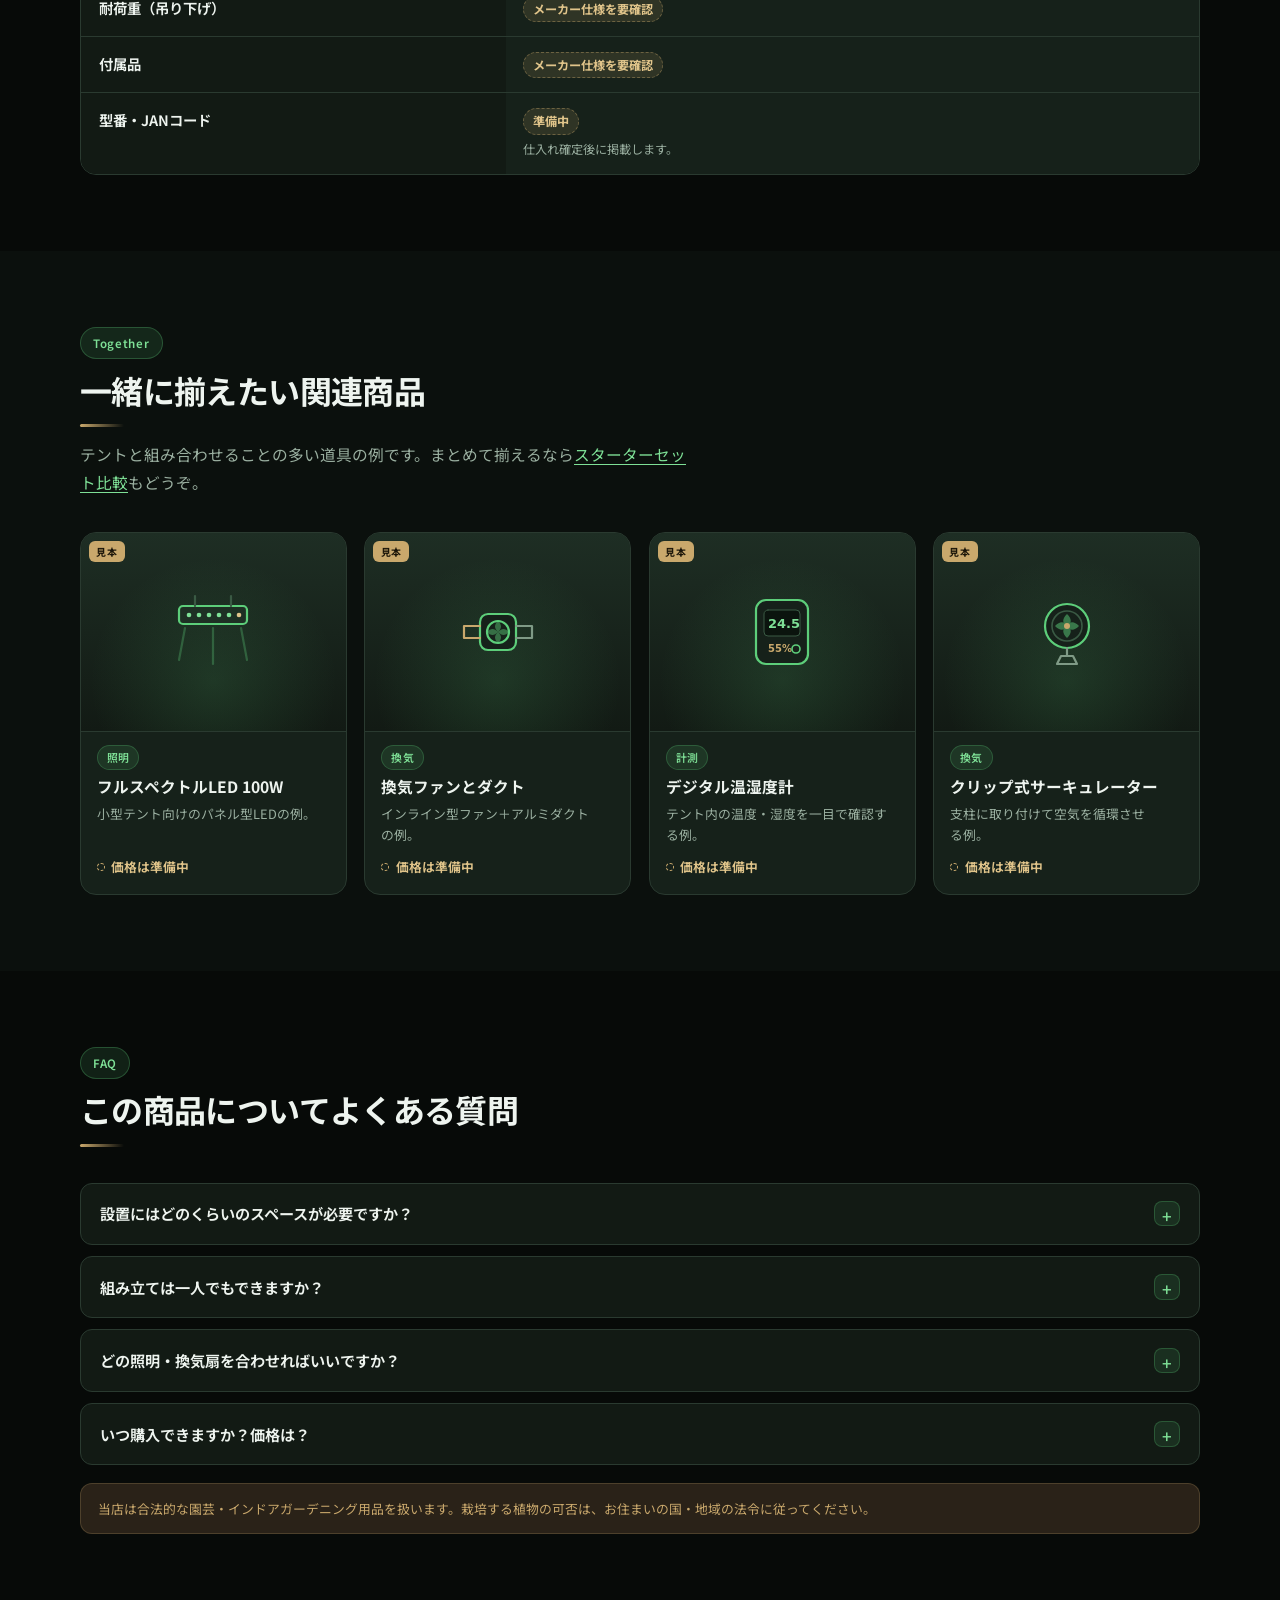
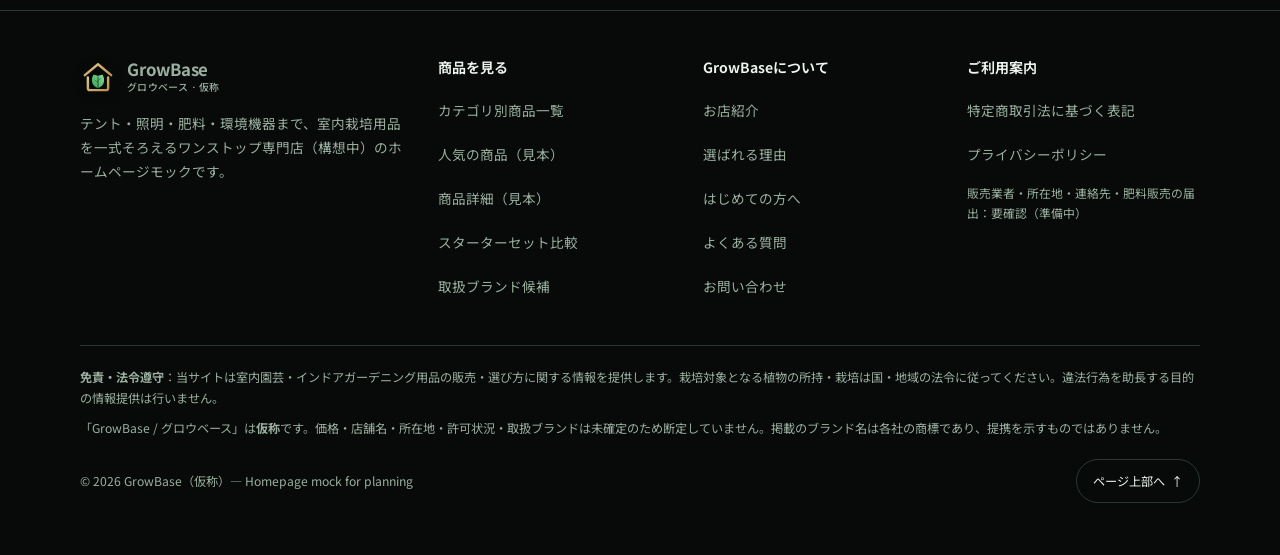
<file: product.html>
<!DOCTYPE html>
<html lang="ja">
<head>
  <meta name="robots" content="noindex, nofollow">
  <meta charset="UTF-8" />
  <meta name="viewport" content="width=device-width, initial-scale=1" />
  <title>グローテント 60x60cm（見本）｜商品詳細｜GrowBase（仮称）</title>
  <meta name="description" content="商品詳細ページの見本：グローテント 60x60cm。仕様はメーカー仕様を要確認、価格は準備中。関連商品・よくある質問も掲載。GrowBase（仮称）。" />
  <meta name="theme-color" content="#0b100d" />
  <link rel="icon" href="assets/favicon.svg" type="image/svg+xml" />
  <!-- OGP（og:url / og:image はドメイン・画像確定後に追加） -->
  <meta property="og:type" content="website" />
  <meta property="og:site_name" content="GrowBase（仮称）" />
  <meta property="og:title" content="グローテント 60x60cm（見本）｜商品詳細｜GrowBase（仮称）" />
  <meta property="og:description" content="商品詳細ページの見本：グローテント 60x60cm。仕様はメーカー仕様を要確認、価格は準備中。関連商品・よくある質問も掲載。GrowBase（仮称）。" />
  <meta property="og:locale" content="ja_JP" />
  <meta name="twitter:card" content="summary" />
  <link rel="preconnect" href="https://fonts.googleapis.com" />
  <link rel="preconnect" href="https://fonts.gstatic.com" crossorigin />
  <link href="https://fonts.googleapis.com/css2?family=Noto+Sans+JP:wght@400;500;600;700&display=swap" rel="stylesheet" />
  <link rel="stylesheet" href="assets/style.css" />
</head>
<body>
  <a class="skip-link" href="#top">本文へスキップ</a>
  <header>
    <div class="wrap nav">
      <a class="logo" href="index.html" aria-label="GrowBase（仮称） トップへ">
        <img class="logo-img" src="assets/logo.svg" width="40" height="40" alt="" />
        <span>GrowBase<small>グロウベース · 仮称</small></span>
      </a>
      <nav class="nav-links" aria-label="メイン">
        <a href="category.html">カテゴリ</a>
        <a href="sets.html">セット</a>
        <a href="guide.html">はじめての方へ</a>
        <a href="about.html">お店紹介</a>
      </nav>
      <a class="btn btn-primary btn-sm nav-cta" href="contact.html">相談する</a>
      <button type="button" class="menu-toggle" id="menuToggle" aria-expanded="false" aria-controls="mobileMenu" aria-label="メニューを開く">
        <svg class="icon-open" width="20" height="20" viewBox="0 0 24 24" fill="none" stroke="currentColor" stroke-width="2" stroke-linecap="round"><path d="M4 7h16M4 12h16M4 17h16"/></svg>
        <svg class="icon-close" width="20" height="20" viewBox="0 0 24 24" fill="none" stroke="currentColor" stroke-width="2" stroke-linecap="round"><path d="M6 6l12 12M18 6L6 18"/></svg>
      </button>
    </div>
    <div class="mobile-menu" id="mobileMenu" hidden>
      <div class="wrap">
        <nav aria-label="モバイル">
          <a href="index.html">ホーム</a>
          <a href="category.html">カテゴリ別商品一覧（見本）</a>
          <a href="product.html" aria-current="page">商品詳細（見本）</a>
          <a href="sets.html">スターターセット比較</a>
          <a href="guide.html">はじめての方へ（選び方ガイド）</a>
          <a href="about.html">GrowBaseについて（お店紹介）</a>
          <a href="index.html#brands">取扱ブランド候補</a>
          <a href="index.html#faq">よくある質問</a>
          <a href="legal.html">特定商取引法に基づく表記（準備中）</a>
        </nav>
        <a class="btn btn-primary" href="contact.html">相談する</a>
      </div>
    </div>
  </header>

  <main id="top" tabindex="-1">
    <section class="page-head page-head-slim">
      <div class="wrap">
        <nav class="breadcrumb" aria-label="パンくずリスト"><ol><li><a href="index.html">ホーム</a></li><li><a href="category.html">商品カテゴリ</a></li><li><a href="category.html#tent">テント</a></li><li><span aria-current="page">グローテント 60x60cm（見本）</span></li></ol></nav>
      </div>
    </section>

    <section class="section section-tight pd-section">
      <div class="wrap pd-grid">
        <!-- ギャラリー -->
        <div class="pd-gallery" data-gallery>
          <div class="pd-main" aria-live="polite">
            <span class="sample-mark">見本</span>
            <figure class="pd-view is-active" data-view="0">
              <svg class="gb-ill" viewBox="0 0 320 240" fill="none" role="img" aria-label="グローテント 正面のイラスト（見本）">
                <ellipse cx="160" cy="214" rx="96" ry="9" fill="#5dce7a" opacity=".08"/>
                <rect x="84" y="28" width="152" height="184" rx="8" fill="#0d140f" stroke="#5dce7a" stroke-width="2.2"/>
                <path d="M84 56h152" stroke="#3a5a44" stroke-width="2.2"/>
                <rect x="104" y="36" width="112" height="12" rx="3" fill="#5dce7a" opacity=".55"/>
                <path d="M160 56v156" stroke="#c9a86c" stroke-width="2.2" stroke-dasharray="5 5" opacity=".7"/>
                <path d="M92 64v140M228 64v140" stroke="#243328" stroke-width="1.6"/>
                <circle cx="150" cy="140" r="3" fill="#c9a86c"/><circle cx="170" cy="140" r="3" fill="#c9a86c"/>
                <path d="M236 90h14v24h-14" stroke="#7f9a86" stroke-width="2.2"/>
                <text x="160" y="232" text-anchor="middle" fill="#7f9a86" font-size="11" font-family="system-ui,sans-serif">正面（ファスナーを閉じた状態）</text>
              </svg>
            </figure>
            <figure class="pd-view" data-view="1" hidden>
              <svg class="gb-ill" viewBox="0 0 320 240" fill="none" role="img" aria-label="グローテント 前面を開いた状態のイラスト（見本）">
                <ellipse cx="160" cy="214" rx="96" ry="9" fill="#5dce7a" opacity=".08"/>
                <rect x="84" y="28" width="152" height="184" rx="8" fill="#101a13" stroke="#5dce7a" stroke-width="2.2"/>
                <path d="M84 56h152" stroke="#3a5a44" stroke-width="2.2"/>
                <rect x="104" y="36" width="112" height="12" rx="3" fill="#7ee096" opacity=".9"/>
                <path d="M110 48 96 200h128L210 48Z" fill="#5dce7a" opacity=".07"/>
                <path d="M88 60c30 20 30 120 0 148" stroke="#3a5a44" stroke-width="2.2"/>
                <path d="M232 60c-30 20-30 120 0 148" stroke="#3a5a44" stroke-width="2.2"/>
                <rect x="132" y="170" width="56" height="30" rx="5" fill="#16211a" stroke="#3a5a44" stroke-width="2.2"/>
                <path d="M160 170c0-22 8-40 0-56" stroke="#3a9e54" stroke-width="2.2" stroke-linecap="round"/>
                <path d="M160 132c-14 2-20 14-18 24 12-4 18-12 18-24ZM160 124c14 2 20 14 18 24-12-4-18-12-18-24Z" fill="#5dce7a" opacity=".55"/>
                <text x="160" y="232" text-anchor="middle" fill="#7f9a86" font-size="11" font-family="system-ui,sans-serif">前面を開いた状態（観葉植物の例）</text>
              </svg>
            </figure>
            <figure class="pd-view" data-view="2" hidden>
              <svg class="gb-ill" viewBox="0 0 320 240" fill="none" role="img" aria-label="グローテント 内側の反射素材のイラスト（見本）">
                <rect x="70" y="30" width="180" height="176" rx="10" fill="#0d140f" stroke="#3a5a44" stroke-width="2.2"/>
                <path d="M70 30l40 34h100l40-34M110 64v142M210 64v142" stroke="#3a5a44" stroke-width="1.6"/>
                <path d="M118 72l20 50M150 70l14 60M186 72l-10 56" stroke="#e0c48a" stroke-width="2.2" opacity=".35" stroke-linecap="round"/>
                <path d="M124 150l16-20 12 14 18-24 22 30" stroke="#c9a86c" stroke-width="2.2" opacity=".6" stroke-linejoin="round"/>
                <rect x="126" y="176" width="68" height="4" rx="2" fill="#5dce7a" opacity=".35"/>
                <text x="160" y="228" text-anchor="middle" fill="#7f9a86" font-size="11" font-family="system-ui,sans-serif">内側（反射素材のイメージ）</text>
              </svg>
            </figure>
            <figure class="pd-view" data-view="3" hidden>
              <svg class="gb-ill" viewBox="0 0 320 240" fill="none" role="img" aria-label="グローテント 付属品のイラスト（見本）">
                <path d="M60 70h90M60 90h90M60 110h90" stroke="#5dce7a" stroke-width="5" stroke-linecap="round"/>
                <circle cx="60" cy="70" r="6" fill="#16211a" stroke="#c9a86c" stroke-width="2.2"/><circle cx="150" cy="90" r="6" fill="#16211a" stroke="#c9a86c" stroke-width="2.2"/>
                <rect x="180" y="60" width="80" height="60" rx="8" fill="#16211a" stroke="#3a5a44" stroke-width="2.2"/>
                <path d="M194 78h52M194 90h40M194 102h46" stroke="#7f9a86" stroke-width="2.2" opacity=".6" stroke-linecap="round"/>
                <path d="M70 150h60a10 10 0 0 1 0 20H70" stroke="#c9a86c" stroke-width="2.2" fill="none"/>
                <rect x="180" y="146" width="80" height="28" rx="6" fill="#16211a" stroke="#5dce7a" stroke-width="2.2"/>
                <path d="M190 160h60" stroke="#5dce7a" stroke-width="2.2" stroke-dasharray="4 4"/>
                <text x="160" y="222" text-anchor="middle" fill="#7f9a86" font-size="11" font-family="system-ui,sans-serif">付属品のイメージ（内容はメーカー仕様を要確認）</text>
              </svg>
            </figure>
          </div>
          <div class="pd-thumbs" role="group" aria-label="画像を切り替え">
            <button type="button" class="pd-thumb" data-thumb="0" aria-pressed="true" aria-label="正面">
              <svg class="gb-ill" viewBox="0 0 64 48" fill="none" aria-hidden="true"><rect x="20" y="6" width="24" height="36" rx="2" stroke="#5dce7a" stroke-width="2"/><path d="M20 12h24" stroke="#3a5a44" stroke-width="1.5"/><path d="M32 12v30" stroke="#c9a86c" stroke-width="1.5" stroke-dasharray="2 2"/></svg>
              <span>正面</span>
            </button>
            <button type="button" class="pd-thumb" data-thumb="1" aria-pressed="false" aria-label="開いた状態">
              <svg class="gb-ill" viewBox="0 0 64 48" fill="none" aria-hidden="true"><rect x="20" y="6" width="24" height="36" rx="2" stroke="#5dce7a" stroke-width="2"/><rect x="24" y="8" width="16" height="3" rx="1" fill="#7ee096"/><path d="M32 40c0-6 2-12 0-16" stroke="#3a9e54" stroke-width="1.5"/><path d="M32 28c-4 0-5 4-5 6 3-1 5-3 5-6Z" fill="#5dce7a"/></svg>
              <span>開いた状態</span>
            </button>
            <button type="button" class="pd-thumb" data-thumb="2" aria-pressed="false" aria-label="内側">
              <svg class="gb-ill" viewBox="0 0 64 48" fill="none" aria-hidden="true"><rect x="16" y="6" width="32" height="36" rx="2" stroke="#3a5a44" stroke-width="1.5"/><path d="M16 6l8 7h16l8-7M24 13v29M40 13v29" stroke="#3a5a44" stroke-width="1.5"/><path d="M27 16l4 10M36 16l-2 10" stroke="#e0c48a" stroke-width="1.5" opacity=".6"/></svg>
              <span>内側</span>
            </button>
            <button type="button" class="pd-thumb" data-thumb="3" aria-pressed="false" aria-label="付属品">
              <svg class="gb-ill" viewBox="0 0 64 48" fill="none" aria-hidden="true"><path d="M12 16h22M12 24h22M12 32h22" stroke="#5dce7a" stroke-width="2" stroke-linecap="round"/><rect x="38" y="14" width="16" height="20" rx="3" stroke="#c9a86c" stroke-width="1.5"/></svg>
              <span>付属品</span>
            </button>
          </div>
          <p class="pd-caption">イラストはイメージです（実際の商品写真ではありません）。</p>
        </div>

        <!-- 商品情報 -->
        <div class="pd-info">
          <div class="pd-tags"><span class="tag">テント</span><span class="sample-chip">見本</span></div>
          <h1 class="pd-title">グローテント 60x60cm</h1>
          <p class="pd-lead">棚の一角やクローゼット横にも置きやすい小型サイズのグローテント（見本）。光漏れを抑え、照明・換気と組み合わせて室内に安定した栽培空間をつくります。観葉植物・ハーブ・葉物野菜の室内栽培に。</p>
          <p class="sample-flag">見本ページです。実際の取扱商品・仕様・価格ではありません</p>

          <div class="pd-price">
            <span class="pd-price-label">価格</span>
            <span class="pd-price-value">価格は準備中</span>
            <span class="pd-price-note">税込価格・送料は販売開始時に掲載します</span>
          </div>

          <ul class="pd-points">
            <li>60cm四方クラスの小型サイズ（寸法はメーカー仕様を要確認）</li>
            <li>内側反射素材・前面ファスナー開閉のイメージ</li>
            <li>ダクト口・ケーブル口つきの構成例</li>
          </ul>

          <form class="pd-buy" id="buyForm" action="#" novalidate>
            <div class="qty">
              <label for="qty" class="qty-label">数量</label>
              <div class="qty-control">
                <button type="button" class="qty-btn" data-qty="-1" aria-label="数量を1減らす">−</button>
                <input id="qty" type="number" inputmode="numeric" min="1" max="9" value="1" />
                <button type="button" class="qty-btn" data-qty="1" aria-label="数量を1増やす">＋</button>
              </div>
            </div>
            <button type="submit" class="btn btn-primary pd-cart">
              <svg width="18" height="18" viewBox="0 0 24 24" fill="none" stroke="currentColor" stroke-width="2" stroke-linecap="round" stroke-linejoin="round" aria-hidden="true"><path d="M3 4h2l2.4 11.2a2 2 0 0 0 2 1.6h7.9a2 2 0 0 0 2-1.5L21 8H6.2"/><circle cx="10" cy="20" r="1.3"/><circle cx="18" cy="20" r="1.3"/></svg>
              カートに入れる
            </button>
            <p class="pd-status" id="cartStatus" role="status" aria-live="polite"></p>
          </form>

          <ul class="pd-meta">
            <li><span>在庫</span>準備中</li>
            <li><span>配送</span>配送方法・送料は準備中</li>
            <li><span>店頭</span>実店舗の取扱は準備中（出店エリア・時期も準備中）</li>
          </ul>
          <a class="btn btn-ghost pd-ask" href="contact.html">サイズ選びを相談する</a>
        </div>
      </div>
    </section>

    <section class="section section-alt" id="spec">
      <div class="wrap">
        <div class="section-head reveal">
          <span class="badge">Spec</span>
          <h2>仕様</h2>
          <p>掲載値はすべて仮です。購入前に必ずメーカー公表の仕様をご確認ください。</p>
        </div>
        <table class="spec-table reveal">
          <caption class="sr-only">グローテント 60x60cm（見本）の仕様</caption>
          <tbody>
            <tr><th scope="row">外形寸法（幅×奥行×高さ）</th><td><span class="ph">メーカー仕様を要確認</span></td></tr>
            <tr><th scope="row">重量</th><td><span class="ph">メーカー仕様を要確認</span></td></tr>
            <tr><th scope="row">外装・内装素材</th><td><span class="ph">メーカー仕様を要確認</span></td></tr>
            <tr><th scope="row">フレーム</th><td><span class="ph">メーカー仕様を要確認</span></td></tr>
            <tr><th scope="row">開口部・ダクト口</th><td><span class="ph">メーカー仕様を要確認</span></td></tr>
            <tr><th scope="row">耐荷重（吊り下げ）</th><td><span class="ph">メーカー仕様を要確認</span></td></tr>
            <tr><th scope="row">付属品</th><td><span class="ph">メーカー仕様を要確認</span></td></tr>
            <tr><th scope="row">型番・JANコード</th><td><span class="ph">準備中</span><small>仕入れ確定後に掲載します。</small></td></tr>
          </tbody>
        </table>
      </div>
    </section>

    <section class="section" id="related">
      <div class="wrap">
        <div class="section-head reveal">
          <span class="badge">Together</span>
          <h2>一緒に揃えたい関連商品</h2>
          <p>テントと組み合わせることの多い道具の例です。まとめて揃えるなら<a class="text-link" href="sets.html">スターターセット比較</a>もどうぞ。</p>
        </div>
        <ul class="products" aria-label="関連商品（見本）">
          <li class="product reveal">
            <div class="product-art" aria-hidden="true"><span class="sample-mark">見本</span>
              <svg class="gb-ill" viewBox="0 0 96 96" fill="none"><rect x="14" y="22" width="68" height="18" rx="4" fill="#1e3024" stroke="#5dce7a" stroke-width="2.2"/><g fill="#7ee096"><circle cx="24" cy="31" r="2.3"/><circle cx="34" cy="31" r="2.3"/><circle cx="44" cy="31" r="2.3"/><circle cx="54" cy="31" r="2.3"/><circle cx="64" cy="31" r="2.3"/><circle cx="74" cy="31" r="2.3" fill="#e0c48a"/></g><path d="M30 12v10M66 12v10" stroke="#3a5a44" stroke-width="2.2"/><path d="M20 44l-6 32M48 44v36M76 44l6 32" stroke="#5dce7a" stroke-width="2.2" opacity=".3" stroke-linecap="round"/></svg></div>
            <div class="product-body"><span class="tag">照明</span><h3><a class="product-link" href="product.html">フルスペクトルLED 100W</a></h3><p class="desc">小型テント向けのパネル型LEDの例。</p><p class="price">価格は準備中</p></div>
          </li>
          <li class="product reveal" style="--d:.06s">
            <div class="product-art" aria-hidden="true"><span class="sample-mark">見本</span>
              <svg class="gb-ill" viewBox="0 0 96 96" fill="none"><rect x="30" y="30" width="36" height="36" rx="8" fill="#16211a" stroke="#5dce7a" stroke-width="2.2"/><circle cx="48" cy="48" r="11" stroke="#5dce7a" stroke-width="2.2"/><path d="M48 37c4 4 4 7 0 11-4-4-4-7 0-11ZM59 48c-4 4-7 4-11 0 4-4 7-4 11 0ZM48 59c-4-4-4-7 0-11 4 4 4 7 0 11ZM37 48c4-4 7-4 11 0-4 4-7 4-11 0Z" fill="#5dce7a" opacity=".45"/><path d="M30 42H14M30 54H14M14 42v12" stroke="#c9a86c" stroke-width="2.2"/><path d="M66 42h16v12H66" stroke="#7f9a86" stroke-width="2.2"/></svg></div>
            <div class="product-body"><span class="tag">換気</span><h3><a class="product-link" href="product.html">換気ファンとダクト</a></h3><p class="desc">インライン型ファン＋アルミダクトの例。</p><p class="price">価格は準備中</p></div>
          </li>
          <li class="product reveal" style="--d:.12s">
            <div class="product-art" aria-hidden="true"><span class="sample-mark">見本</span>
              <svg class="gb-ill" viewBox="0 0 96 96" fill="none"><rect x="22" y="16" width="52" height="64" rx="10" fill="#16211a" stroke="#5dce7a" stroke-width="2.2"/><rect x="30" y="26" width="36" height="26" rx="4" fill="#0b140e" stroke="#3a5a44"/><text x="34" y="44" fill="#7ee096" font-size="13" font-weight="700" font-family="system-ui,sans-serif">24.5</text><text x="34" y="68" fill="#c9a86c" font-size="10" font-weight="600" font-family="system-ui,sans-serif">55%</text><circle cx="62" cy="65" r="4" stroke="#5dce7a" stroke-width="1.6"/></svg></div>
            <div class="product-body"><span class="tag">計測</span><h3><a class="product-link" href="product.html">デジタル温湿度計</a></h3><p class="desc">テント内の温度・湿度を一目で確認する例。</p><p class="price">価格は準備中</p></div>
          </li>
          <li class="product reveal" style="--d:.18s">
            <div class="product-art" aria-hidden="true"><span class="sample-mark">見本</span>
              <svg class="gb-ill" viewBox="0 0 96 96" fill="none"><circle cx="48" cy="42" r="22" fill="#16211a" stroke="#5dce7a" stroke-width="2.2"/><circle cx="48" cy="42" r="15" stroke="#3a5a44" stroke-width="1.6"/><path d="M48 30c5 5 5 9 0 12-5-3-5-7 0-12ZM60 42c-5 5-9 5-12 0 3-5 7-5 12 0ZM48 54c-5-5-5-9 0-12 5 3 5 7 0 12ZM36 42c5-5 9-5 12 0-3 5-7 5-12 0Z" fill="#5dce7a" opacity=".5"/><circle cx="48" cy="42" r="3" fill="#c9a86c"/><path d="M48 64v8M38 80h20l-4-8H42Z" stroke="#7f9a86" stroke-width="2.2" stroke-linejoin="round"/></svg></div>
            <div class="product-body"><span class="tag">換気</span><h3><a class="product-link" href="product.html">クリップ式サーキュレーター</a></h3><p class="desc">支柱に取り付けて空気を循環させる例。</p><p class="price">価格は準備中</p></div>
          </li>
        </ul>
      </div>
    </section>

    <section class="section section-alt" id="faq">
      <div class="wrap">
        <div class="section-head reveal">
          <span class="badge">FAQ</span>
          <h2>この商品についてよくある質問</h2>
        </div>
        <details class="faq reveal">
          <summary>設置にはどのくらいのスペースが必要ですか？ <span class="faq-icon" aria-hidden="true">+</span></summary>
          <div class="faq-body"><p>本体寸法に加えて、前面の開閉やダクト・配線のための余裕が必要です。正確な寸法はメーカー仕様を要確認です。広さ別の考え方は<a class="text-link" href="guide.html">選び方ガイド</a>をご覧ください。</p></div>
        </details>
        <details class="faq reveal">
          <summary>組み立ては一人でもできますか？ <span class="faq-icon" aria-hidden="true">+</span></summary>
          <div class="faq-body"><p>小型テントは一般的に工具不要で組み立てられるものが多いですが、製品により異なります。手順・所要時間はメーカーの説明書をご確認ください（要確認）。</p></div>
        </details>
        <details class="faq reveal">
          <summary>どの照明・換気扇を合わせればいいですか？ <span class="faq-icon" aria-hidden="true">+</span></summary>
          <div class="faq-body"><p>テントの広さに合った照射範囲の照明と、容積に見合った換気能力が目安になります。組み合わせに迷ったら<a class="text-link" href="contact.html">お問い合わせ（準備中）</a>からご相談ください。</p></div>
        </details>
        <details class="faq reveal">
          <summary>いつ購入できますか？価格は？ <span class="faq-icon" aria-hidden="true">+</span></summary>
          <div class="faq-body"><p>オンライン販売・店頭販売とも準備中です。価格・販売開始時期は確定後に掲載します。</p></div>
        </details>
        <p class="note reveal">当店は合法的な園芸・インドアガーデニング用品を扱います。栽培する植物の可否は、お住まいの国・地域の法令に従ってください。</p>
      </div>
    </section>
  </main>

  <footer>
    <div class="wrap">
      <div class="foot-grid">
        <div class="foot-brand">
          <a class="logo foot-logo" href="index.html" aria-label="GrowBase（仮称） トップへ">
            <img class="logo-img" src="assets/logo.svg" width="36" height="36" alt="" />
            <span>GrowBase<small>グロウベース · 仮称</small></span>
          </a>
          <p>テント・照明・肥料・環境機器まで、室内栽培用品を一式そろえるワンストップ専門店（構想中）のホームページモックです。</p>
        </div>
        <div>
          <h4>商品を見る</h4>
          <ul class="foot-links">
            <li><a href="category.html">カテゴリ別商品一覧</a></li>
            <li><a href="index.html#products">人気の商品（見本）</a></li>
            <li><a href="product.html">商品詳細（見本）</a></li>
            <li><a href="sets.html">スターターセット比較</a></li>
            <li><a href="index.html#brands">取扱ブランド候補</a></li>
          </ul>
        </div>
        <div>
          <h4>GrowBaseについて</h4>
          <ul class="foot-links">
            <li><a href="about.html">お店紹介</a></li>
            <li><a href="index.html#reasons">選ばれる理由</a></li>
            <li><a href="guide.html">はじめての方へ</a></li>
            <li><a href="index.html#faq">よくある質問</a></li>
            <li><a href="contact.html">お問い合わせ</a></li>
          </ul>
        </div>
        <div>
          <h4>ご利用案内</h4>
          <ul class="foot-links">
            <li><a href="legal.html">特定商取引法に基づく表記</a></li>
            <li><a href="legal.html#privacy">プライバシーポリシー</a></li>
          </ul>
          <p class="foot-mini">販売業者・所在地・連絡先・肥料販売の届出：要確認（準備中）</p>
        </div>
      </div>
      <div class="legal">
        <p><strong>免責・法令遵守</strong>：当サイトは室内園芸・インドアガーデニング用品の販売・選び方に関する情報を提供します。栽培対象となる植物の所持・栽培は国・地域の法令に従ってください。違法行為を助長する目的の情報提供は行いません。</p>
        <p style="margin-top:.6rem;">「GrowBase / グロウベース」は<strong>仮称</strong>です。価格・店舗名・所在地・許可状況・取扱ブランドは未確定のため断定していません。掲載のブランド名は各社の商標であり、提携を示すものではありません。</p>
        <div class="foot-bottom">
          <span>© 2026 GrowBase（仮称）— Homepage mock for planning</span>
          <a class="to-top" href="#top">ページ上部へ <span aria-hidden="true">↑</span></a>
        </div>
      </div>
    </div>
  </footer>

  <script src="assets/main.js"></script>
</body>
</html>
</file>
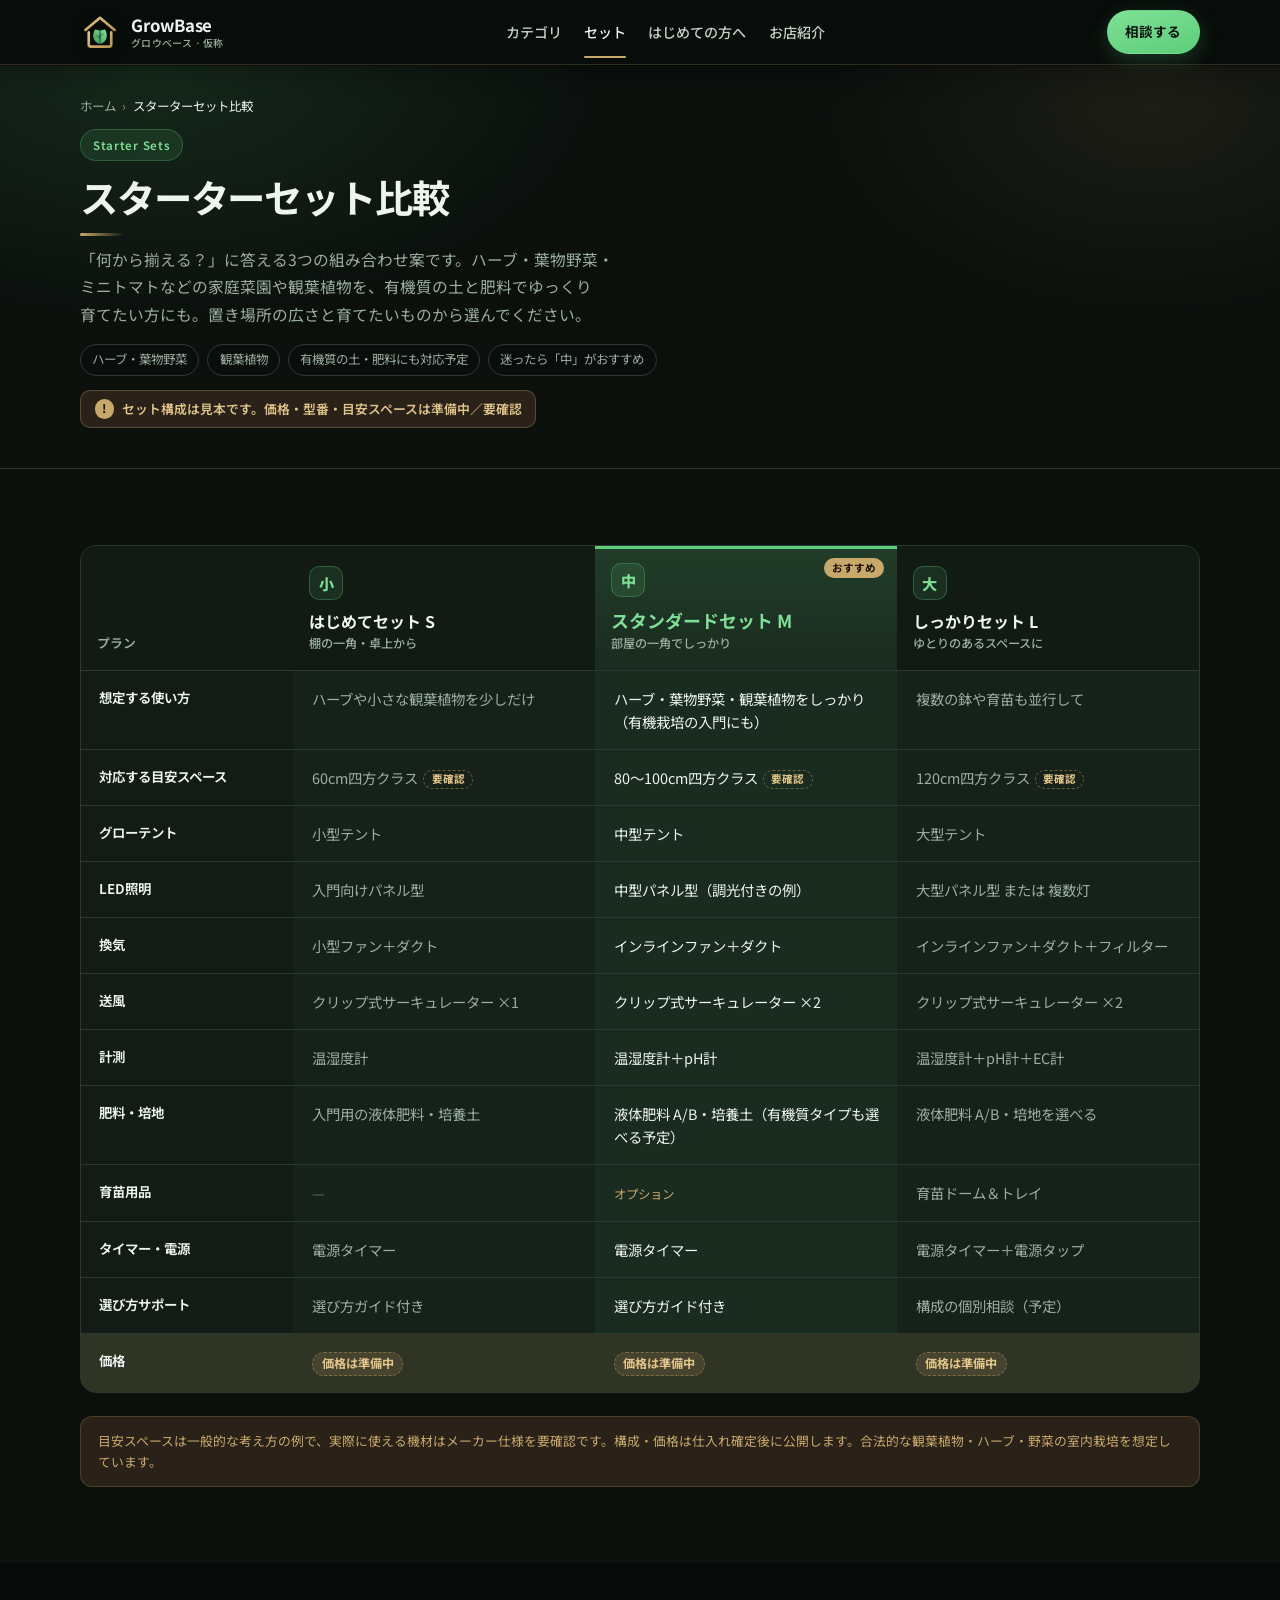
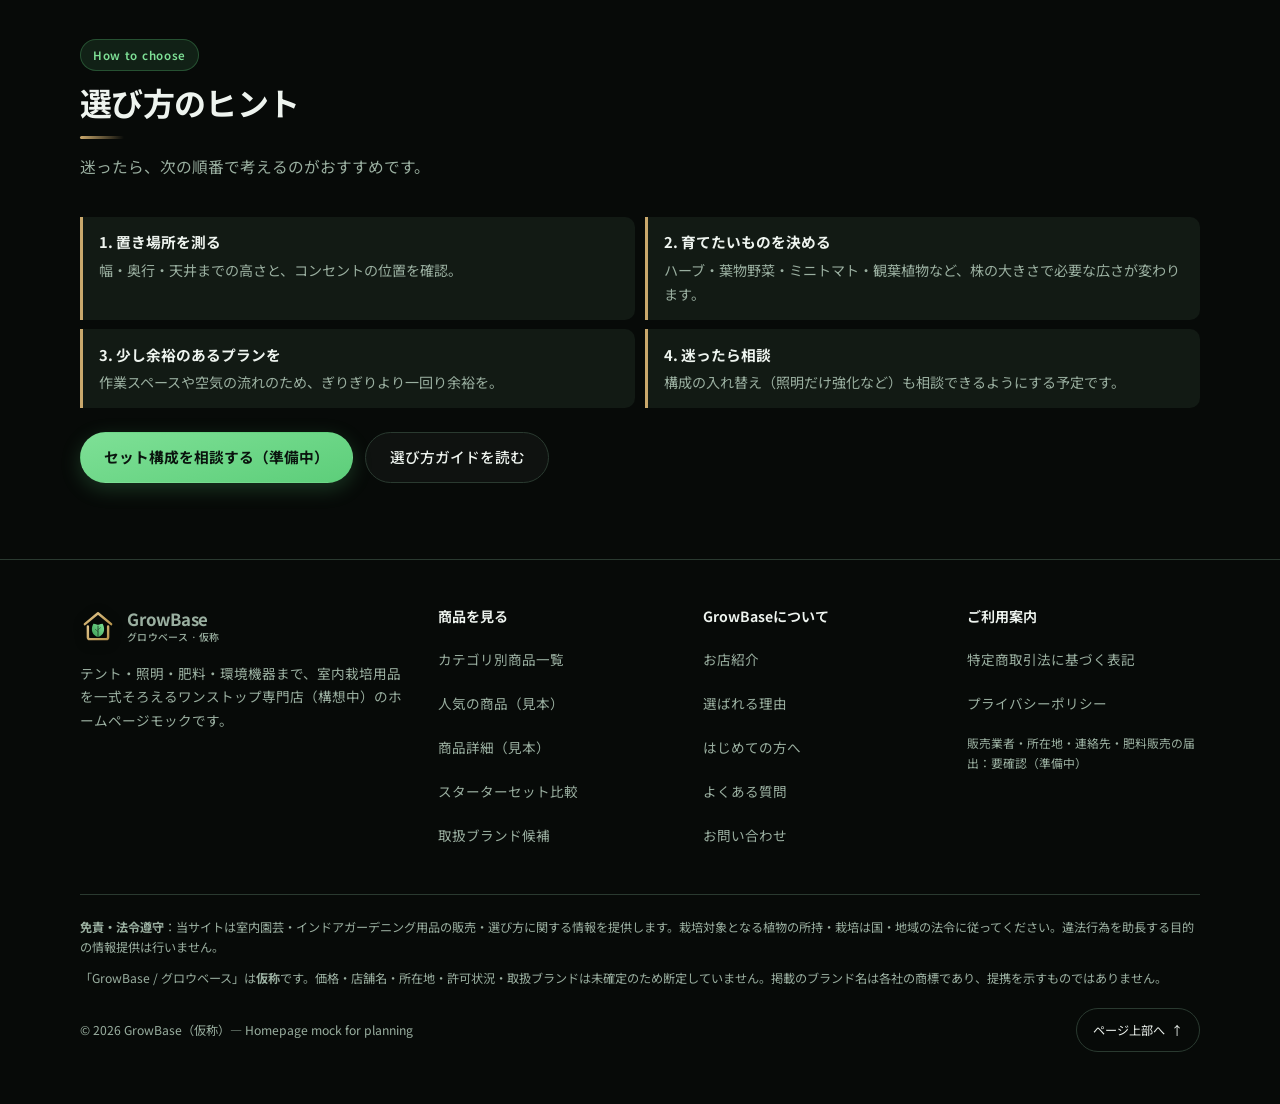
<file: sets.html>
<!DOCTYPE html>
<html lang="ja">
<head>
  <meta name="robots" content="noindex, nofollow">
  <meta charset="UTF-8" />
  <meta name="viewport" content="width=device-width, initial-scale=1" />
  <title>スターターセット比較（見本）｜GrowBase（仮称）</title>
  <meta name="description" content="はじめての室内栽培に。小・中・大の3つのスターターセット（見本）の中身と目安スペースを比較。価格は準備中。GrowBase（仮称）。" />
  <meta name="theme-color" content="#0b100d" />
  <link rel="icon" href="assets/favicon.svg" type="image/svg+xml" />
  <!-- OGP（og:url / og:image はドメイン・画像確定後に追加） -->
  <meta property="og:type" content="website" />
  <meta property="og:site_name" content="GrowBase（仮称）" />
  <meta property="og:title" content="スターターセット比較（見本）｜GrowBase（仮称）" />
  <meta property="og:description" content="はじめての室内栽培に。小・中・大の3つのスターターセット（見本）の中身と目安スペースを比較。価格は準備中。GrowBase（仮称）。" />
  <meta property="og:locale" content="ja_JP" />
  <meta name="twitter:card" content="summary" />
  <link rel="preconnect" href="https://fonts.googleapis.com" />
  <link rel="preconnect" href="https://fonts.gstatic.com" crossorigin />
  <link href="https://fonts.googleapis.com/css2?family=Noto+Sans+JP:wght@400;500;600;700&display=swap" rel="stylesheet" />
  <link rel="stylesheet" href="assets/style.css" />
</head>
<body>
  <a class="skip-link" href="#top">本文へスキップ</a>
  <header>
    <div class="wrap nav">
      <a class="logo" href="index.html" aria-label="GrowBase（仮称） トップへ">
        <img class="logo-img" src="assets/logo.svg" width="40" height="40" alt="" />
        <span>GrowBase<small>グロウベース · 仮称</small></span>
      </a>
      <nav class="nav-links" aria-label="メイン">
        <a href="category.html">カテゴリ</a>
        <a href="sets.html" aria-current="page">セット</a>
        <a href="guide.html">はじめての方へ</a>
        <a href="about.html">お店紹介</a>
      </nav>
      <a class="btn btn-primary btn-sm nav-cta" href="contact.html">相談する</a>
      <button type="button" class="menu-toggle" id="menuToggle" aria-expanded="false" aria-controls="mobileMenu" aria-label="メニューを開く">
        <svg class="icon-open" width="20" height="20" viewBox="0 0 24 24" fill="none" stroke="currentColor" stroke-width="2" stroke-linecap="round"><path d="M4 7h16M4 12h16M4 17h16"/></svg>
        <svg class="icon-close" width="20" height="20" viewBox="0 0 24 24" fill="none" stroke="currentColor" stroke-width="2" stroke-linecap="round"><path d="M6 6l12 12M18 6L6 18"/></svg>
      </button>
    </div>
    <div class="mobile-menu" id="mobileMenu" hidden>
      <div class="wrap">
        <nav aria-label="モバイル">
          <a href="index.html">ホーム</a>
          <a href="category.html">カテゴリ別商品一覧（見本）</a>
          <a href="product.html">商品詳細（見本）</a>
          <a href="sets.html" aria-current="page">スターターセット比較</a>
          <a href="guide.html">はじめての方へ（選び方ガイド）</a>
          <a href="about.html">GrowBaseについて（お店紹介）</a>
          <a href="index.html#brands">取扱ブランド候補</a>
          <a href="index.html#faq">よくある質問</a>
          <a href="legal.html">特定商取引法に基づく表記（準備中）</a>
        </nav>
        <a class="btn btn-primary" href="contact.html">相談する</a>
      </div>
    </div>
  </header>

  <main id="top" tabindex="-1">
    <section class="page-head">
      <div class="wrap">
        <nav class="breadcrumb" aria-label="パンくずリスト"><ol><li><a href="index.html">ホーム</a></li><li><span aria-current="page">スターターセット比較</span></li></ol></nav>
        <span class="badge">Starter Sets</span>
        <h1>スターターセット比較</h1>
        <p class="lead">「何から揃える？」に答える3つの組み合わせ案です。ハーブ・葉物野菜・ミニトマトなどの家庭菜園や観葉植物を、有機質の土と肥料でゆっくり育てたい方にも。置き場所の広さと育てたいものから選んでください。</p>
        <div class="sets-intro-chips" aria-label="想定する育て方"><span>ハーブ・葉物野菜</span><span>観葉植物</span><span>有機質の土・肥料にも対応予定</span><span>迷ったら「中」がおすすめ</span></div>
        <p class="sample-flag">セット構成は見本です。価格・型番・目安スペースは準備中／要確認</p>
      </div>
    </section>

    <section class="section section-tight" id="compare">
      <div class="wrap">
        <div class="compare-wrap reveal">
          <table class="compare-table">
            <caption class="sr-only">スターターセット3プランの比較（見本）</caption>
            <thead><tr><th scope="col" class="corner">プラン</th><th scope="col" class=""><span class="plan-size">小</span><span class="plan-name">はじめてセット S</span><span class="plan-sub">棚の一角・卓上から</span></th><th scope="col" class="is-feat"><span class="plan-size">中</span><span class="plan-name">スタンダードセット M</span><span class="plan-sub">部屋の一角でしっかり</span><span class=plan-flag>おすすめ</span></th><th scope="col" class=""><span class="plan-size">大</span><span class="plan-name">しっかりセット L</span><span class="plan-sub">ゆとりのあるスペースに</span></th></tr></thead>
            <tbody>
              <tr><th scope="row">想定する使い方</th><td class="">ハーブや小さな観葉植物を少しだけ</td><td class="is-feat">ハーブ・葉物野菜・観葉植物をしっかり（有機栽培の入門にも）</td><td class="">複数の鉢や育苗も並行して</td></tr>
              <tr><th scope="row">対応する目安スペース</th><td class="">60cm四方クラス<em>要確認</em></td><td class="is-feat">80〜100cm四方クラス<em>要確認</em></td><td class="">120cm四方クラス<em>要確認</em></td></tr>
              <tr><th scope="row">グローテント</th><td class="">小型テント</td><td class="is-feat">中型テント</td><td class="">大型テント</td></tr>
              <tr><th scope="row">LED照明</th><td class="">入門向けパネル型</td><td class="is-feat">中型パネル型（調光付きの例）</td><td class="">大型パネル型 または 複数灯</td></tr>
              <tr><th scope="row">換気</th><td class="">小型ファン＋ダクト</td><td class="is-feat">インラインファン＋ダクト</td><td class="">インラインファン＋ダクト＋フィルター</td></tr>
              <tr><th scope="row">送風</th><td class="">クリップ式サーキュレーター ×1</td><td class="is-feat">クリップ式サーキュレーター ×2</td><td class="">クリップ式サーキュレーター ×2</td></tr>
              <tr><th scope="row">計測</th><td class="">温湿度計</td><td class="is-feat">温湿度計＋pH計</td><td class="">温湿度計＋pH計＋EC計</td></tr>
              <tr><th scope="row">肥料・培地</th><td class="">入門用の液体肥料・培養土</td><td class="is-feat">液体肥料 A/B・培養土（有機質タイプも選べる予定）</td><td class="">液体肥料 A/B・培地を選べる</td></tr>
              <tr><th scope="row">育苗用品</th><td class=""><span class="none" aria-label="含まない">—</span></td><td class="is-feat"><span class="opt-cell">オプション</span></td><td class="">育苗ドーム＆トレイ</td></tr>
              <tr><th scope="row">タイマー・電源</th><td class="">電源タイマー</td><td class="is-feat">電源タイマー</td><td class="">電源タイマー＋電源タップ</td></tr>
              <tr><th scope="row">選び方サポート</th><td class="">選び方ガイド付き</td><td class="is-feat">選び方ガイド付き</td><td class="">構成の個別相談（予定）</td></tr>
              <tr class="row-price"><th scope="row">価格</th><td class=""><span class="ph">価格は準備中</span></td><td class="is-feat"><span class="ph">価格は準備中</span></td><td class=""><span class="ph">価格は準備中</span></td></tr>
            </tbody>
          </table>
        </div>
        <div class="plan-cards">
            <article class="plan-card reveal">
              
              <div class="plan-card-head"><span class="plan-size">小</span><div><h3>はじめてセット S</h3><p>棚の一角・卓上から</p></div></div>
              <p class="plan-use">ハーブや小さな観葉植物を少しだけ</p>
              <dl>
                <div><dt>対応する目安スペース</dt><dd>60cm四方クラス<em>要確認</em></dd></div>
                <div><dt>グローテント</dt><dd>小型テント</dd></div>
                <div><dt>LED照明</dt><dd>入門向けパネル型</dd></div>
                <div><dt>換気</dt><dd>小型ファン＋ダクト</dd></div>
                <div><dt>送風</dt><dd>クリップ式サーキュレーター ×1</dd></div>
                <div><dt>計測</dt><dd>温湿度計</dd></div>
                <div><dt>肥料・培地</dt><dd>入門用の液体肥料・培養土</dd></div>
                <div><dt>育苗用品</dt><dd><span class="none" aria-label="含まない">—</span></dd></div>
                <div><dt>タイマー・電源</dt><dd>電源タイマー</dd></div>
                <div><dt>選び方サポート</dt><dd>選び方ガイド付き</dd></div>
              </dl>
              <p class="price-tag"><span class="yen">¥</span> 価格は準備中</p>
              <a class="btn btn-ghost btn-sm plan-cta" href="contact.html">このプランを相談する</a>
            </article>
            <article class="plan-card featured reveal">
              <span class="set-ribbon">おすすめ</span>
              <div class="plan-card-head"><span class="plan-size">中</span><div><h3>スタンダードセット M</h3><p>部屋の一角でしっかり</p></div></div>
              <p class="plan-use">ハーブ・葉物野菜・観葉植物をしっかり（有機栽培の入門にも）</p>
              <dl>
                <div><dt>対応する目安スペース</dt><dd>80〜100cm四方クラス<em>要確認</em></dd></div>
                <div><dt>グローテント</dt><dd>中型テント</dd></div>
                <div><dt>LED照明</dt><dd>中型パネル型（調光付きの例）</dd></div>
                <div><dt>換気</dt><dd>インラインファン＋ダクト</dd></div>
                <div><dt>送風</dt><dd>クリップ式サーキュレーター ×2</dd></div>
                <div><dt>計測</dt><dd>温湿度計＋pH計</dd></div>
                <div><dt>肥料・培地</dt><dd>液体肥料 A/B・培養土（有機質タイプも選べる予定）</dd></div>
                <div><dt>育苗用品</dt><dd><span class="opt-cell">オプション</span></dd></div>
                <div><dt>タイマー・電源</dt><dd>電源タイマー</dd></div>
                <div><dt>選び方サポート</dt><dd>選び方ガイド付き</dd></div>
              </dl>
              <p class="price-tag"><span class="yen">¥</span> 価格は準備中</p>
              <a class="btn btn-primary btn-sm plan-cta" href="contact.html">このプランを相談する</a>
            </article>
            <article class="plan-card reveal">
              
              <div class="plan-card-head"><span class="plan-size">大</span><div><h3>しっかりセット L</h3><p>ゆとりのあるスペースに</p></div></div>
              <p class="plan-use">複数の鉢や育苗も並行して</p>
              <dl>
                <div><dt>対応する目安スペース</dt><dd>120cm四方クラス<em>要確認</em></dd></div>
                <div><dt>グローテント</dt><dd>大型テント</dd></div>
                <div><dt>LED照明</dt><dd>大型パネル型 または 複数灯</dd></div>
                <div><dt>換気</dt><dd>インラインファン＋ダクト＋フィルター</dd></div>
                <div><dt>送風</dt><dd>クリップ式サーキュレーター ×2</dd></div>
                <div><dt>計測</dt><dd>温湿度計＋pH計＋EC計</dd></div>
                <div><dt>肥料・培地</dt><dd>液体肥料 A/B・培地を選べる</dd></div>
                <div><dt>育苗用品</dt><dd>育苗ドーム＆トレイ</dd></div>
                <div><dt>タイマー・電源</dt><dd>電源タイマー＋電源タップ</dd></div>
                <div><dt>選び方サポート</dt><dd>構成の個別相談（予定）</dd></div>
              </dl>
              <p class="price-tag"><span class="yen">¥</span> 価格は準備中</p>
              <a class="btn btn-ghost btn-sm plan-cta" href="contact.html">このプランを相談する</a>
            </article>
        </div>
        <p class="note reveal">目安スペースは一般的な考え方の例で、実際に使える機材はメーカー仕様を要確認です。構成・価格は仕入れ確定後に公開します。合法的な観葉植物・ハーブ・野菜の室内栽培を想定しています。</p>
      </div>
    </section>

    <section class="section section-alt" id="choose">
      <div class="wrap">
        <div class="section-head reveal">
          <span class="badge">How to choose</span>
          <h2>選び方のヒント</h2>
          <p>迷ったら、次の順番で考えるのがおすすめです。</p>
        </div>
        <ul class="think-list">
          <li class="reveal"><strong>1. 置き場所を測る</strong>幅・奥行・天井までの高さと、コンセントの位置を確認。</li>
          <li class="reveal"><strong>2. 育てたいものを決める</strong>ハーブ・葉物野菜・ミニトマト・観葉植物など、株の大きさで必要な広さが変わります。</li>
          <li class="reveal"><strong>3. 少し余裕のあるプランを</strong>作業スペースや空気の流れのため、ぎりぎりより一回り余裕を。</li>
          <li class="reveal"><strong>4. 迷ったら相談</strong>構成の入れ替え（照明だけ強化など）も相談できるようにする予定です。</li>
        </ul>
        <div class="cta-actions" style="justify-content:flex-start;margin-top:1.5rem;">
          <a class="btn btn-primary" href="contact.html">セット構成を相談する（準備中）</a>
          <a class="btn btn-ghost" href="guide.html">選び方ガイドを読む</a>
        </div>
      </div>
    </section>
  </main>

  <footer>
    <div class="wrap">
      <div class="foot-grid">
        <div class="foot-brand">
          <a class="logo foot-logo" href="index.html" aria-label="GrowBase（仮称） トップへ">
            <img class="logo-img" src="assets/logo.svg" width="36" height="36" alt="" />
            <span>GrowBase<small>グロウベース · 仮称</small></span>
          </a>
          <p>テント・照明・肥料・環境機器まで、室内栽培用品を一式そろえるワンストップ専門店（構想中）のホームページモックです。</p>
        </div>
        <div>
          <h4>商品を見る</h4>
          <ul class="foot-links">
            <li><a href="category.html">カテゴリ別商品一覧</a></li>
            <li><a href="index.html#products">人気の商品（見本）</a></li>
            <li><a href="product.html">商品詳細（見本）</a></li>
            <li><a href="sets.html">スターターセット比較</a></li>
            <li><a href="index.html#brands">取扱ブランド候補</a></li>
          </ul>
        </div>
        <div>
          <h4>GrowBaseについて</h4>
          <ul class="foot-links">
            <li><a href="about.html">お店紹介</a></li>
            <li><a href="index.html#reasons">選ばれる理由</a></li>
            <li><a href="guide.html">はじめての方へ</a></li>
            <li><a href="index.html#faq">よくある質問</a></li>
            <li><a href="contact.html">お問い合わせ</a></li>
          </ul>
        </div>
        <div>
          <h4>ご利用案内</h4>
          <ul class="foot-links">
            <li><a href="legal.html">特定商取引法に基づく表記</a></li>
            <li><a href="legal.html#privacy">プライバシーポリシー</a></li>
          </ul>
          <p class="foot-mini">販売業者・所在地・連絡先・肥料販売の届出：要確認（準備中）</p>
        </div>
      </div>
      <div class="legal">
        <p><strong>免責・法令遵守</strong>：当サイトは室内園芸・インドアガーデニング用品の販売・選び方に関する情報を提供します。栽培対象となる植物の所持・栽培は国・地域の法令に従ってください。違法行為を助長する目的の情報提供は行いません。</p>
        <p style="margin-top:.6rem;">「GrowBase / グロウベース」は<strong>仮称</strong>です。価格・店舗名・所在地・許可状況・取扱ブランドは未確定のため断定していません。掲載のブランド名は各社の商標であり、提携を示すものではありません。</p>
        <div class="foot-bottom">
          <span>© 2026 GrowBase（仮称）— Homepage mock for planning</span>
          <a class="to-top" href="#top">ページ上部へ <span aria-hidden="true">↑</span></a>
        </div>
      </div>
    </div>
  </footer>

  <script src="assets/main.js"></script>
</body>
</html>
</file>
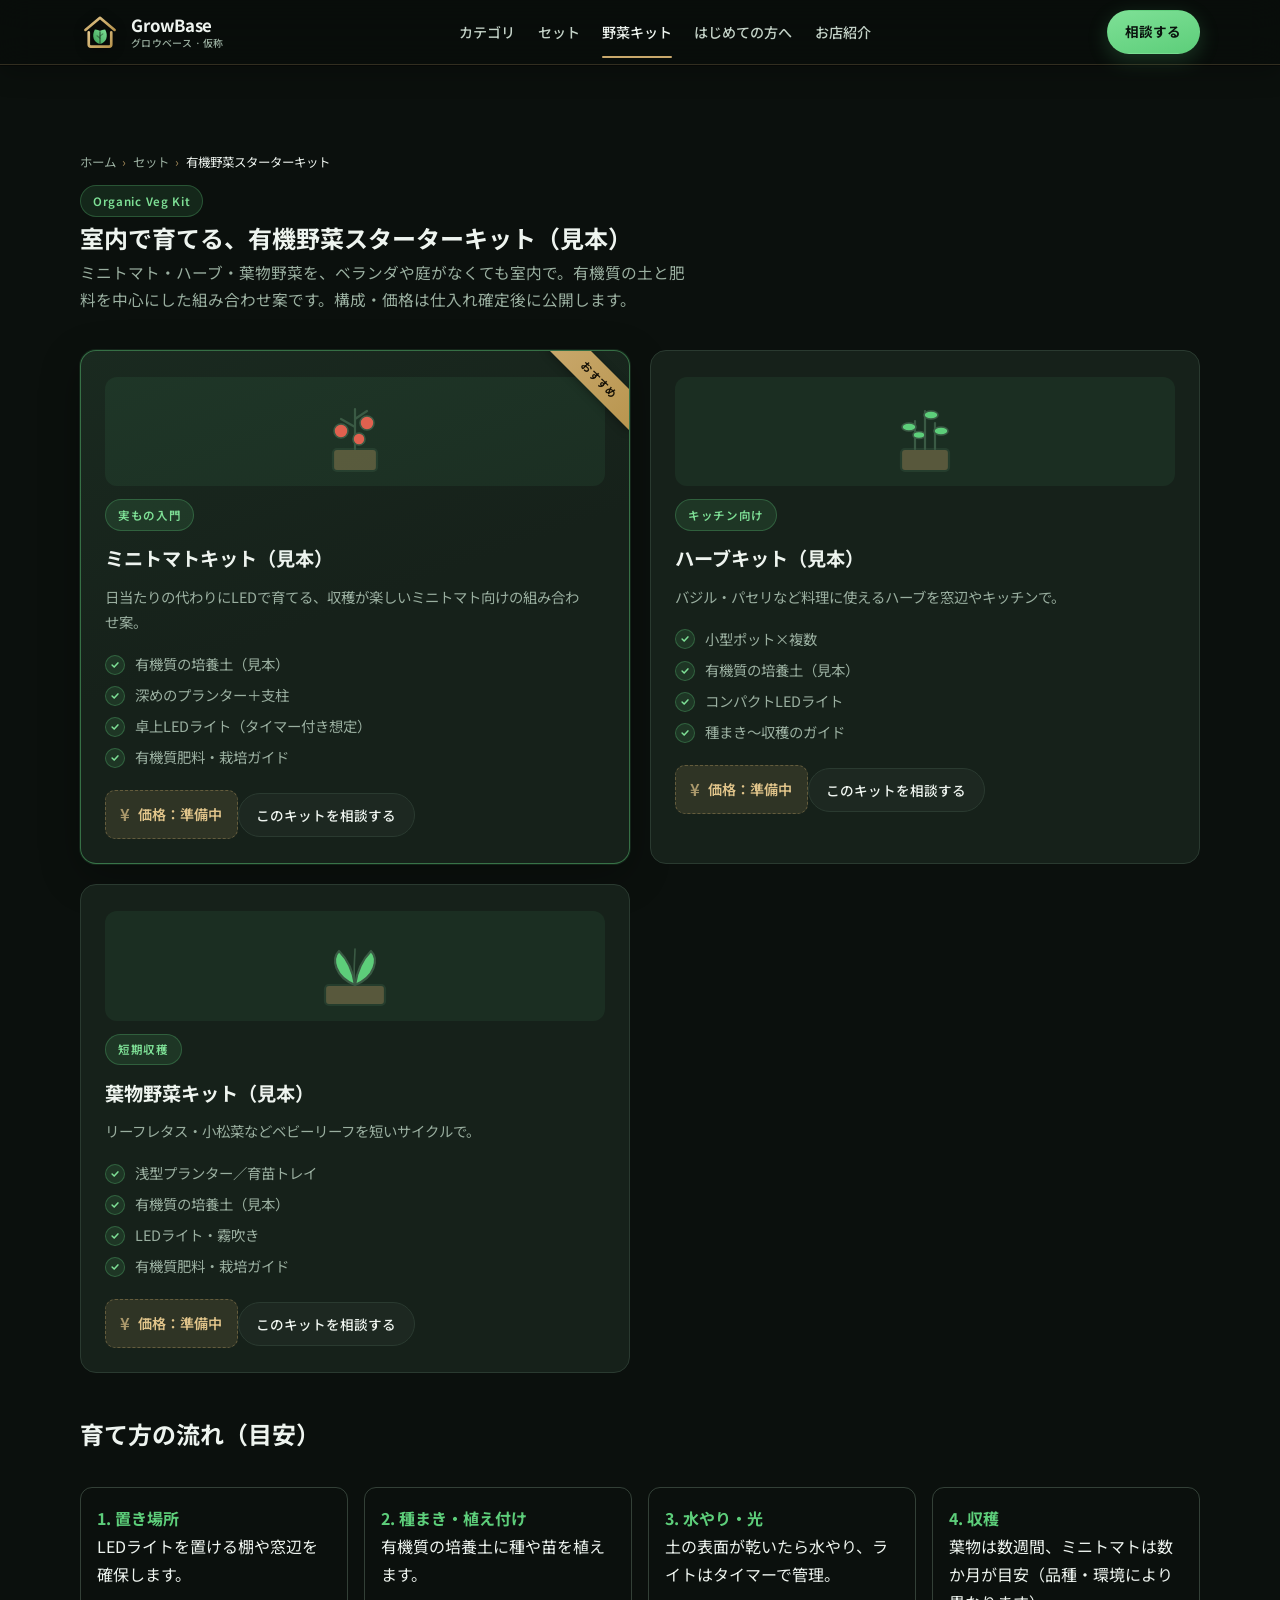
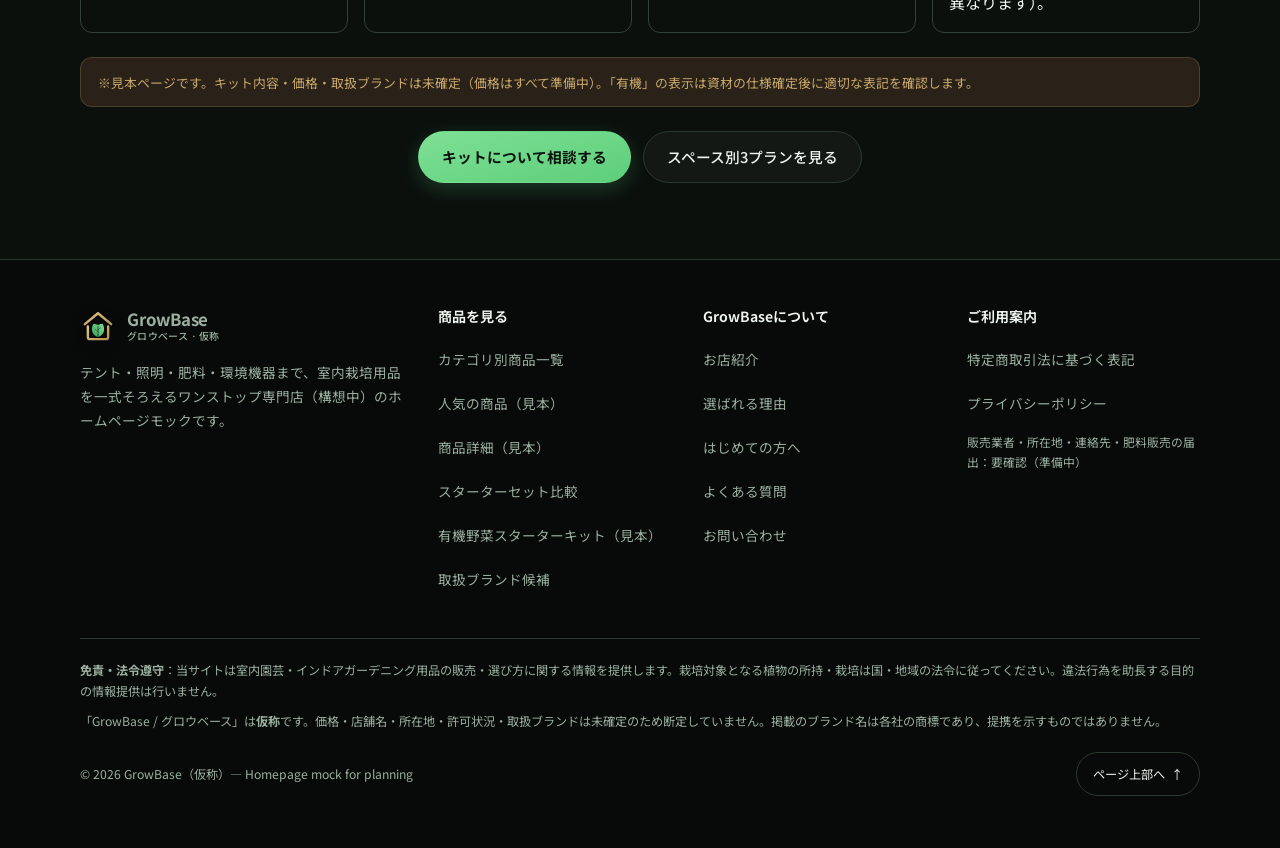
<file: veg-set.html>
<!DOCTYPE html>
<html lang="ja">
<head>
  <meta name="robots" content="noindex, nofollow">
  <meta charset="UTF-8" />
  <meta name="viewport" content="width=device-width, initial-scale=1" />
  <title>有機野菜スターターキット（見本）｜GrowBase（仮称）</title>
  <meta name="description" content="室内で育てるミニトマト・ハーブ・葉物野菜の有機スターターキット（見本）。価格は準備中。GrowBase（仮称）。" />
  <meta name="theme-color" content="#0b100d" />
  <link rel="icon" href="assets/favicon.svg" type="image/svg+xml" />
  <!-- OGP（og:url / og:image はドメイン・画像確定後に追加） -->
  <meta property="og:type" content="website" />
  <meta property="og:site_name" content="GrowBase（仮称）" />
  <meta property="og:title" content="有機野菜スターターキット（見本）｜GrowBase（仮称）" />
  <meta property="og:description" content="室内で育てるミニトマト・ハーブ・葉物野菜の有機スターターキット（見本）。価格は準備中。GrowBase（仮称）。" />
  <meta property="og:locale" content="ja_JP" />
  <meta name="twitter:card" content="summary" />
  <link rel="preconnect" href="https://fonts.googleapis.com" />
  <link rel="preconnect" href="https://fonts.gstatic.com" crossorigin />
  <link href="https://fonts.googleapis.com/css2?family=Noto+Sans+JP:wght@400;500;600;700&display=swap" rel="stylesheet" />
  <link rel="stylesheet" href="assets/style.css" />
</head>
<body>
  <a class="skip-link" href="#top">本文へスキップ</a>
  <header>
    <div class="wrap nav">
      <a class="logo" href="index.html" aria-label="GrowBase（仮称） トップへ">
        <img class="logo-img" src="assets/logo.svg" width="40" height="40" alt="" />
        <span>GrowBase<small>グロウベース · 仮称</small></span>
      </a>
      <nav class="nav-links" aria-label="メイン">
        <a href="category.html">カテゴリ</a>
        <a href="sets.html">セット</a>
        <a href="veg-set.html" aria-current="page">野菜キット</a>
        <a href="guide.html">はじめての方へ</a>
        <a href="about.html">お店紹介</a>
      </nav>
      <a class="btn btn-primary btn-sm nav-cta" href="contact.html">相談する</a>
      <button type="button" class="menu-toggle" id="menuToggle" aria-expanded="false" aria-controls="mobileMenu" aria-label="メニューを開く">
        <svg class="icon-open" width="20" height="20" viewBox="0 0 24 24" fill="none" stroke="currentColor" stroke-width="2" stroke-linecap="round"><path d="M4 7h16M4 12h16M4 17h16"/></svg>
        <svg class="icon-close" width="20" height="20" viewBox="0 0 24 24" fill="none" stroke="currentColor" stroke-width="2" stroke-linecap="round"><path d="M6 6l12 12M18 6L6 18"/></svg>
      </button>
    </div>
    <div class="mobile-menu" id="mobileMenu" hidden>
      <div class="wrap">
        <nav aria-label="モバイル">
          <a href="index.html">ホーム</a>
          <a href="category.html">カテゴリ別商品一覧（見本）</a>
          <a href="product.html">商品詳細（見本）</a>
          <a href="sets.html">スターターセット比較</a>
          <a href="veg-set.html" aria-current="page">有機野菜スターターキット（見本）</a>
          <a href="guide.html">はじめての方へ（選び方ガイド）</a>
          <a href="about.html">GrowBaseについて（お店紹介）</a>
          <a href="index.html#brands">取扱ブランド候補</a>
          <a href="index.html#faq">よくある質問</a>
          <a href="legal.html">特定商取引法に基づく表記（準備中）</a>
        </nav>
        <a class="btn btn-primary" href="contact.html">相談する</a>
      </div>
    </div>
  </header>

  <main id="top" tabindex="-1">
    <section class="section">
      <div class="wrap">
        <nav class="breadcrumb" aria-label="パンくずリスト"><ol><li><a href="index.html">ホーム</a></li><li><a href="sets.html">セット</a></li><li><span aria-current="page">有機野菜スターターキット</span></li></ol></nav>
        <div class="section-head reveal">
          <span class="badge">Organic Veg Kit</span>
          <h1>室内で育てる、有機野菜スターターキット（見本）</h1>
          <p>ミニトマト・ハーブ・葉物野菜を、ベランダや庭がなくても室内で。有機質の土と肥料を中心にした組み合わせ案です。構成・価格は仕入れ確定後に公開します。</p>
        </div>
        <style>.veg-ill{display:flex;justify-content:center;background:rgba(93,206,122,.08);border-radius:12px;padding:.6rem;margin-bottom:.8rem}.veg-ill svg{max-width:100%;height:auto}.veg-steps{display:grid;gap:1rem;grid-template-columns:repeat(auto-fit,minmax(200px,1fr));margin-top:2rem;padding:0;list-style:none}.veg-steps li{border:1px solid rgba(127,154,134,.35);border-radius:12px;padding:1rem}.veg-steps b{color:#5dce7a}</style>
        <div class="sets">
<article class="set featured reveal" style="--d:0.00s"><span class="set-ribbon">おすすめ</span><div class="veg-ill"><svg class="gb-ill" viewBox="0 0 120 90" width="120" height="90" fill="none" stroke-linecap="round" stroke-linejoin="round"><rect x="38" y="62" width="44" height="22" rx="4" fill="#c9a86c" opacity=".35" stroke="#3a5a44" stroke-width="2.2"/><path d="M60 62V22M60 40l-14-8M60 32l12-8" stroke="#3a5a44" stroke-width="2.2"/><circle cx="46" cy="44" r="7" fill="#e0614f" stroke="#3a5a44" stroke-width="1.6"/><circle cx="72" cy="36" r="7" fill="#e0614f" stroke="#3a5a44" stroke-width="1.6"/><circle cx="64" cy="52" r="6" fill="#e0614f" stroke="#3a5a44" stroke-width="1.6"/></svg></div><span class="badge">実もの入門</span><h3>ミニトマトキット（見本）</h3><p class="muted">日当たりの代わりにLEDで育てる、収穫が楽しいミニトマト向けの組み合わせ案。</p><ul class="set-list"><li><span class="tick" aria-hidden="true"><svg viewBox="0 0 12 12" fill="none"><path d="M2.5 6l2.5 2.5 4.5-5" stroke="currentColor" stroke-width="1.8" stroke-linecap="round" stroke-linejoin="round"/></svg></span>有機質の培養土（見本）</li><li><span class="tick" aria-hidden="true"><svg viewBox="0 0 12 12" fill="none"><path d="M2.5 6l2.5 2.5 4.5-5" stroke="currentColor" stroke-width="1.8" stroke-linecap="round" stroke-linejoin="round"/></svg></span>深めのプランター＋支柱</li><li><span class="tick" aria-hidden="true"><svg viewBox="0 0 12 12" fill="none"><path d="M2.5 6l2.5 2.5 4.5-5" stroke="currentColor" stroke-width="1.8" stroke-linecap="round" stroke-linejoin="round"/></svg></span>卓上LEDライト（タイマー付き想定）</li><li><span class="tick" aria-hidden="true"><svg viewBox="0 0 12 12" fill="none"><path d="M2.5 6l2.5 2.5 4.5-5" stroke="currentColor" stroke-width="1.8" stroke-linecap="round" stroke-linejoin="round"/></svg></span>有機質肥料・栽培ガイド</li></ul><p class="price-tag"><span class="yen">¥</span> 価格：準備中</p><a class="btn btn-ghost btn-sm" href="contact.html">このキットを相談する</a></article>
<article class="set reveal" style="--d:0.08s"><div class="veg-ill"><svg class="gb-ill" viewBox="0 0 120 90" width="120" height="90" fill="none" stroke-linecap="round" stroke-linejoin="round"><rect x="36" y="62" width="48" height="22" rx="4" fill="#c9a86c" opacity=".35" stroke="#3a5a44" stroke-width="2.2"/><path d="M50 62V34M60 62V24M70 62V36" stroke="#3a5a44" stroke-width="2.2"/><ellipse cx="44" cy="40" rx="7" ry="4" fill="#5dce7a" stroke="#3a5a44" stroke-width="1.6"/><ellipse cx="66" cy="28" rx="7" ry="4" fill="#5dce7a" stroke="#3a5a44" stroke-width="1.6"/><ellipse cx="54" cy="48" rx="6" ry="3.5" fill="#5dce7a" stroke="#3a5a44" stroke-width="1.6"/><ellipse cx="76" cy="44" rx="7" ry="4" fill="#5dce7a" stroke="#3a5a44" stroke-width="1.6"/></svg></div><span class="badge">キッチン向け</span><h3>ハーブキット（見本）</h3><p class="muted">バジル・パセリなど料理に使えるハーブを窓辺やキッチンで。</p><ul class="set-list"><li><span class="tick" aria-hidden="true"><svg viewBox="0 0 12 12" fill="none"><path d="M2.5 6l2.5 2.5 4.5-5" stroke="currentColor" stroke-width="1.8" stroke-linecap="round" stroke-linejoin="round"/></svg></span>小型ポット×複数</li><li><span class="tick" aria-hidden="true"><svg viewBox="0 0 12 12" fill="none"><path d="M2.5 6l2.5 2.5 4.5-5" stroke="currentColor" stroke-width="1.8" stroke-linecap="round" stroke-linejoin="round"/></svg></span>有機質の培養土（見本）</li><li><span class="tick" aria-hidden="true"><svg viewBox="0 0 12 12" fill="none"><path d="M2.5 6l2.5 2.5 4.5-5" stroke="currentColor" stroke-width="1.8" stroke-linecap="round" stroke-linejoin="round"/></svg></span>コンパクトLEDライト</li><li><span class="tick" aria-hidden="true"><svg viewBox="0 0 12 12" fill="none"><path d="M2.5 6l2.5 2.5 4.5-5" stroke="currentColor" stroke-width="1.8" stroke-linecap="round" stroke-linejoin="round"/></svg></span>種まき〜収穫のガイド</li></ul><p class="price-tag"><span class="yen">¥</span> 価格：準備中</p><a class="btn btn-ghost btn-sm" href="contact.html">このキットを相談する</a></article>
<article class="set reveal" style="--d:0.16s"><div class="veg-ill"><svg class="gb-ill" viewBox="0 0 120 90" width="120" height="90" fill="none" stroke-linecap="round" stroke-linejoin="round"><rect x="30" y="64" width="60" height="20" rx="4" fill="#c9a86c" opacity=".35" stroke="#3a5a44" stroke-width="2.2"/><path d="M60 64C40 56 36 38 44 30c8 8 14 20 16 34zM60 64c20-8 24-26 16-34-8 8-14 20-16 34z" fill="#5dce7a" stroke="#3a5a44" stroke-width="2.2"/><path d="M60 64c-2-14 0-28 0-36" stroke="#3a5a44" stroke-width="1.6"/></svg></div><span class="badge">短期収穫</span><h3>葉物野菜キット（見本）</h3><p class="muted">リーフレタス・小松菜などベビーリーフを短いサイクルで。</p><ul class="set-list"><li><span class="tick" aria-hidden="true"><svg viewBox="0 0 12 12" fill="none"><path d="M2.5 6l2.5 2.5 4.5-5" stroke="currentColor" stroke-width="1.8" stroke-linecap="round" stroke-linejoin="round"/></svg></span>浅型プランター／育苗トレイ</li><li><span class="tick" aria-hidden="true"><svg viewBox="0 0 12 12" fill="none"><path d="M2.5 6l2.5 2.5 4.5-5" stroke="currentColor" stroke-width="1.8" stroke-linecap="round" stroke-linejoin="round"/></svg></span>有機質の培養土（見本）</li><li><span class="tick" aria-hidden="true"><svg viewBox="0 0 12 12" fill="none"><path d="M2.5 6l2.5 2.5 4.5-5" stroke="currentColor" stroke-width="1.8" stroke-linecap="round" stroke-linejoin="round"/></svg></span>LEDライト・霧吹き</li><li><span class="tick" aria-hidden="true"><svg viewBox="0 0 12 12" fill="none"><path d="M2.5 6l2.5 2.5 4.5-5" stroke="currentColor" stroke-width="1.8" stroke-linecap="round" stroke-linejoin="round"/></svg></span>有機質肥料・栽培ガイド</li></ul><p class="price-tag"><span class="yen">¥</span> 価格：準備中</p><a class="btn btn-ghost btn-sm" href="contact.html">このキットを相談する</a></article>
        </div>
        <h2 style="margin-top:2.5rem">育て方の流れ（目安）</h2>
        <ol class="veg-steps">
          <li><b>1. 置き場所</b><br>LEDライトを置ける棚や窓辺を確保します。</li>
          <li><b>2. 種まき・植え付け</b><br>有機質の培養土に種や苗を植えます。</li>
          <li><b>3. 水やり・光</b><br>土の表面が乾いたら水やり、ライトはタイマーで管理。</li>
          <li><b>4. 収穫</b><br>葉物は数週間、ミニトマトは数か月が目安（品種・環境により異なります）。</li>
        </ol>
        <p class="note" style="margin-top:1.5rem">※見本ページです。キット内容・価格・取扱ブランドは未確定（価格はすべて準備中）。「有機」の表示は資材の仕様確定後に適切な表記を確認します。</p>
        <div class="cta-actions" style="margin-top:1.5rem"><a class="btn btn-primary" href="contact.html">キットについて相談する</a><a class="btn btn-ghost" href="sets.html">スペース別3プランを見る</a></div>
      </div>
    </section>
  </main>

  <footer>
    <div class="wrap">
      <div class="foot-grid">
        <div class="foot-brand">
          <a class="logo foot-logo" href="index.html" aria-label="GrowBase（仮称） トップへ">
            <img class="logo-img" src="assets/logo.svg" width="36" height="36" alt="" />
            <span>GrowBase<small>グロウベース · 仮称</small></span>
          </a>
          <p>テント・照明・肥料・環境機器まで、室内栽培用品を一式そろえるワンストップ専門店（構想中）のホームページモックです。</p>
        </div>
        <div>
          <h4>商品を見る</h4>
          <ul class="foot-links">
            <li><a href="category.html">カテゴリ別商品一覧</a></li>
            <li><a href="index.html#products">人気の商品（見本）</a></li>
            <li><a href="product.html">商品詳細（見本）</a></li>
            <li><a href="sets.html">スターターセット比較</a>
          <a href="veg-set.html" aria-current="page">有機野菜スターターキット（見本）</a></li>
            <li><a href="index.html#brands">取扱ブランド候補</a></li>
          </ul>
        </div>
        <div>
          <h4>GrowBaseについて</h4>
          <ul class="foot-links">
            <li><a href="about.html">お店紹介</a></li>
            <li><a href="index.html#reasons">選ばれる理由</a></li>
            <li><a href="guide.html">はじめての方へ</a></li>
            <li><a href="index.html#faq">よくある質問</a></li>
            <li><a href="contact.html">お問い合わせ</a></li>
          </ul>
        </div>
        <div>
          <h4>ご利用案内</h4>
          <ul class="foot-links">
            <li><a href="legal.html">特定商取引法に基づく表記</a></li>
            <li><a href="legal.html#privacy">プライバシーポリシー</a></li>
          </ul>
          <p class="foot-mini">販売業者・所在地・連絡先・肥料販売の届出：要確認（準備中）</p>
        </div>
      </div>
      <div class="legal">
        <p><strong>免責・法令遵守</strong>：当サイトは室内園芸・インドアガーデニング用品の販売・選び方に関する情報を提供します。栽培対象となる植物の所持・栽培は国・地域の法令に従ってください。違法行為を助長する目的の情報提供は行いません。</p>
        <p style="margin-top:.6rem;">「GrowBase / グロウベース」は<strong>仮称</strong>です。価格・店舗名・所在地・許可状況・取扱ブランドは未確定のため断定していません。掲載のブランド名は各社の商標であり、提携を示すものではありません。</p>
        <div class="foot-bottom">
          <span>© 2026 GrowBase（仮称）— Homepage mock for planning</span>
          <a class="to-top" href="#top">ページ上部へ <span aria-hidden="true">↑</span></a>
        </div>
      </div>
    </div>
  </footer>

  <script src="assets/main.js"></script>
</body>
</html>
</file>
<file: assets/style.css>
/* GrowBase（仮称） 共通スタイル — index / category / guide / legal / contact */
:root {
  --bg: #0b100d;
  --bg-deep: #070a08;
  --bg-elev: #121a14;
  --bg-card: #16211a;
  --bg-card-hover: #1a2820;
  --line: #2a3a30;
  --line-soft: rgba(201, 168, 108, 0.18);
  --text: #eef4ef;
  --muted: #9aafa0;
  --accent: #5dce7a;
  --accent-bright: #7ee096;
  --accent-dim: #3a9e54;
  --accent-soft: rgba(93, 206, 122, 0.12);
  --accent-glow: rgba(93, 206, 122, 0.28);
  --gold: #c9a86c;
  --gold-soft: rgba(201, 168, 108, 0.14);
  --gold-bright: #e0c48a;
  --warm-bg: #2a2218;
  --radius: 16px;
  --radius-sm: 12px;
  --shadow: 0 16px 48px rgba(0, 0, 0, 0.4);
  --shadow-glow: 0 0 40px rgba(93, 206, 122, 0.12);
  --max: 1120px;
  --font: "Noto Sans JP", "Hiragino Sans", "Hiragino Kaku Gothic ProN", "Yu Gothic", Meiryo, system-ui, sans-serif;
  --ease: cubic-bezier(0.22, 1, 0.36, 1);
  --header-h: 64px;
}

*, *::before, *::after { box-sizing: border-box; margin: 0; padding: 0; }

html { scroll-behavior: smooth; -webkit-text-size-adjust: 100%; }
[id] { scroll-margin-top: calc(var(--header-h) + 8px); }

@media (prefers-reduced-motion: reduce) {
  html { scroll-behavior: auto; }
  *, *::before, *::after {
    animation-duration: 0.01ms !important;
    animation-iteration-count: 1 !important;
    transition-duration: 0.01ms !important;
  }
}

body {
  font-family: var(--font);
  background: var(--bg);
  color: var(--text);
  line-height: 1.75;
  -webkit-font-smoothing: antialiased;
  overflow-x: hidden;
  overflow-wrap: anywhere;
}
html { overflow-x: hidden; }

a { color: inherit; text-decoration: none; }
img, svg { display: block; max-width: 100%; }
button { font-family: inherit; }

.wrap {
  width: min(100% - 2rem, var(--max));
  margin-inline: auto;
}

/* —— Badge —— */
.badge {
  display: inline-flex;
  align-items: center;
  gap: .4rem;
  font-size: .72rem;
  font-weight: 600;
  letter-spacing: .06em;
  padding: .3rem .75rem;
  border-radius: 999px;
  background: var(--accent-soft);
  color: var(--accent-bright);
  border: 1px solid rgba(93, 206, 122, .28);
}
.badge-gold {
  background: var(--gold-soft);
  color: var(--gold-bright);
  border-color: rgba(201, 168, 108, .3);
}

/* —— Buttons —— */
.btn {
  display: inline-flex;
  align-items: center;
  justify-content: center;
  gap: .5rem;
  padding: .9rem 1.45rem;
  border-radius: 999px;
  font-weight: 650;
  font-size: .92rem;
  border: 1px solid transparent;
  cursor: pointer;
  min-height: 44px;
  text-align: center;
  line-height: 1.4;
  transition: background .25s var(--ease), border-color .25s var(--ease), color .25s var(--ease), box-shadow .25s var(--ease), transform .25s var(--ease);
}
a:focus-visible, button:focus-visible, summary:focus-visible {
  outline: 2px solid var(--gold-bright);
  outline-offset: 3px;
  border-radius: 8px;
}
.btn-primary {
  background: linear-gradient(165deg, var(--accent-bright), var(--accent));
  color: #0a140e;
  box-shadow: 0 4px 20px rgba(93, 206, 122, .25);
}
.btn-primary:hover {
  background: linear-gradient(165deg, #8ee8a4, var(--accent-bright));
  box-shadow: 0 6px 28px rgba(93, 206, 122, .35);
  transform: translateY(-1px);
}
.btn-ghost {
  background: rgba(255, 255, 255, .03);
  color: var(--text);
  border-color: var(--line);
}
.btn-ghost:hover {
  border-color: var(--gold);
  color: var(--gold-bright);
  background: var(--gold-soft);
}
.btn-sm { padding: .65rem 1.1rem; font-size: .85rem; }

/* —— Sections —— */
.section { padding: 4.75rem 0; }
.section-alt { background: var(--bg-deep); }
.section-head { margin-bottom: 2.25rem; max-width: 38rem; }
/* 見出しの統一: バッジ（英字ラベル）→ h2 → ゴールドの短いライン → リード文 */
.section-head h2, .band h2, .cta-box h2 {
  font-size: clamp(1.5rem, 3.2vw, 2.05rem);
  letter-spacing: -.025em;
  line-height: 1.38;
  margin: .6rem 0 .9rem;
  font-weight: 700;
  text-wrap: balance;
}
.section-head h2::after, .band h2::after {
  content: "";
  display: block;
  width: 44px;
  height: 3px;
  margin-top: .75rem;
  border-radius: 2px;
  background: linear-gradient(90deg, var(--gold), rgba(201, 168, 108, 0));
}
.section-head p { color: var(--muted); font-size: .98rem; }
.section-head .sample-flag { margin-top: .85rem; }
.muted { color: var(--muted); }
.note {
  font-size: .8rem;
  color: var(--gold);
  background: var(--warm-bg);
  border: 1px solid rgba(201, 168, 108, .22);
  padding: .85rem 1.05rem;
  border-radius: var(--radius-sm);
  margin-top: 1.15rem;
  line-height: 1.65;
}

/* ========== Header ========== */
header {
  position: sticky;
  top: 0;
  z-index: 100;
  backdrop-filter: blur(16px) saturate(1.2);
  -webkit-backdrop-filter: blur(16px) saturate(1.2);
  background: rgba(11, 16, 13, .88);
  border-bottom: 1px solid var(--line);
}
.nav {
  display: flex;
  align-items: center;
  justify-content: space-between;
  min-height: var(--header-h);
  gap: 1rem;
}
.logo {
  display: flex;
  align-items: center;
  gap: .7rem;
  font-weight: 700;
  letter-spacing: -.015em;
  font-size: 1.05rem;
  flex-shrink: 0;
}
.logo-mark {
  width: 38px;
  height: 38px;
  border-radius: 11px;
  background: linear-gradient(145deg, var(--accent-bright), #1a5c32);
  display: grid;
  place-items: center;
  box-shadow: 0 0 0 3px rgba(93, 206, 122, .14), 0 4px 12px rgba(0, 0, 0, .3);
}
.logo small {
  display: block;
  font-weight: 500;
  font-size: .62rem;
  color: var(--muted);
  letter-spacing: .02em;
  margin-top: .1rem;
}
.nav-links {
  display: none;
  gap: 1.4rem;
  font-size: .88rem;
  color: var(--muted);
  font-weight: 500;
}
.nav-links a {
  position: relative;
  white-space: nowrap;
  transition: color .2s;
}
.nav-links a:hover { color: var(--accent-bright); }
.nav-links a::after {
  content: "";
  position: absolute;
  left: 0; right: 0; bottom: -4px;
  height: 2px;
  background: var(--gold);
  border-radius: 1px;
  transform: scaleX(0);
  transition: transform .25s var(--ease);
}
.nav-links a:hover::after { transform: scaleX(1); }
.nav-cta { display: none; }
.menu-toggle {
  display: flex;
  align-items: center;
  justify-content: center;
  width: 44px;
  height: 44px;
  border-radius: 10px;
  border: 1px solid var(--line);
  background: var(--bg-elev);
  color: var(--text);
  cursor: pointer;
  transition: border-color .2s, background .2s;
}
.menu-toggle:hover { border-color: var(--accent-dim); background: var(--bg-card); }
.menu-toggle svg { pointer-events: none; }
.menu-toggle .icon-close { display: none; }
.menu-toggle[aria-expanded="true"] .icon-open { display: none; }
.menu-toggle[aria-expanded="true"] .icon-close { display: block; }

.mobile-menu {
  display: none;
  border-top: 1px solid var(--line);
  background: rgba(11, 16, 13, .97);
  padding: 1rem 0 1.25rem;
}
.mobile-menu.is-open { display: block; }
.mobile-menu nav {
  display: flex;
  flex-direction: column;
  gap: .15rem;
}
.mobile-menu {
  max-height: calc(100vh - var(--header-h));
  max-height: calc(100dvh - var(--header-h));
  overflow-y: auto;
  overscroll-behavior: contain;
}
.mobile-menu a:not(.btn) {
  display: flex;
  align-items: center;
  min-height: 48px;
  padding: .5rem 0;
  font-size: .95rem;
  color: var(--muted);
  font-weight: 500;
  border-bottom: 1px solid rgba(42, 58, 48, .5);
  transition: color .2s;
}
.mobile-menu a:hover { color: var(--accent-bright); }
.mobile-menu .btn { margin-top: 1rem; width: 100%; }

@media (min-width: 1040px) {
  .nav-links { display: flex; }
  .nav-cta { display: inline-flex; }
  .menu-toggle { display: none; }
  .mobile-menu { display: none !important; }
}

/* ========== Hero ========== */
.hero {
  padding: 3.25rem 0 5rem;
  position: relative;
  overflow: hidden;
}
.hero::before {
  content: "";
  position: absolute;
  inset: -20% -10% auto;
  height: 70%;
  background:
    radial-gradient(ellipse 50% 60% at 20% 40%, rgba(93, 206, 122, .16), transparent 70%),
    radial-gradient(ellipse 40% 50% at 80% 20%, rgba(201, 168, 108, .1), transparent 65%);
  pointer-events: none;
  z-index: 0;
}
.hero .wrap { position: relative; z-index: 1; }
.hero-grid {
  display: grid;
  gap: 2.75rem;
  align-items: center;
}
@media (min-width: 920px) {
  .hero-grid { grid-template-columns: 1.05fr .95fr; gap: 3.25rem; }
}
.hero h1 {
  font-size: clamp(1.95rem, 4.4vw, 2.8rem);
  line-height: 1.22;
  letter-spacing: -.035em;
  margin: 1.1rem 0 1.05rem;
  font-weight: 700;
}
.hero h1 .gold-text {
  background: linear-gradient(120deg, var(--gold-bright), var(--gold), #a8884e);
  -webkit-background-clip: text;
  background-clip: text;
  color: transparent;
}
.hero .lead {
  color: var(--muted);
  font-size: 1.05rem;
  margin-bottom: 1.65rem;
  max-width: 34rem;
  line-height: 1.8;
}
.hero-cta { display: flex; flex-wrap: wrap; gap: .75rem; }

.hero-visual {
  position: relative;
  border-radius: calc(var(--radius) + 8px);
  background:
    radial-gradient(ellipse at 28% 18%, rgba(93, 206, 122, .22), transparent 48%),
    radial-gradient(ellipse at 78% 70%, rgba(201, 168, 108, .1), transparent 45%),
    linear-gradient(165deg, #1e2e24 0%, #101810 55%, #0c120e 100%);
  border: 1px solid rgba(93, 206, 122, .2);
  box-shadow: var(--shadow), var(--shadow-glow), inset 0 1px 0 rgba(255, 255, 255, .04);
  min-height: 340px;
  padding: 1.75rem 1.5rem 4.5rem;
  overflow: hidden;
}
.hero-visual::after {
  content: "";
  position: absolute;
  top: -30%;
  left: 20%;
  width: 60%;
  height: 50%;
  background: radial-gradient(ellipse, rgba(93, 206, 122, .18), transparent 70%);
  animation: glow-pulse 6s ease-in-out infinite;
  pointer-events: none;
}
@keyframes glow-pulse {
  0%, 100% { opacity: .6; transform: scale(1); }
  50% { opacity: 1; transform: scale(1.08); }
}
.tent-svg {
  width: 100%;
  height: auto;
  position: relative;
  z-index: 1;
  filter: drop-shadow(0 8px 24px rgba(0, 0, 0, .35));
}

/* Floating cards */
.float-card {
  position: absolute;
  z-index: 2;
  background: rgba(18, 26, 20, .88);
  backdrop-filter: blur(10px);
  border: 1px solid rgba(93, 206, 122, .25);
  border-radius: 12px;
  padding: .65rem .9rem;
  font-size: .75rem;
  font-weight: 600;
  color: var(--text);
  box-shadow: 0 8px 24px rgba(0, 0, 0, .35);
  display: flex;
  align-items: center;
  gap: .5rem;
  animation: float-y 5s ease-in-out infinite;
}
.float-card .dot {
  width: 8px;
  height: 8px;
  border-radius: 50%;
  background: var(--accent);
  box-shadow: 0 0 8px var(--accent-glow);
  flex-shrink: 0;
}
.float-card.gold-border {
  border-color: rgba(201, 168, 108, .35);
}
.float-card.gold-border .dot {
  background: var(--gold);
  box-shadow: 0 0 8px rgba(201, 168, 108, .4);
}
.float-1 { top: 12%; right: 6%; animation-delay: 0s; }
.float-2 { bottom: 22%; left: 4%; animation-delay: -1.5s; }
.float-3 { top: 42%; left: -2%; animation-delay: -3s; }
@keyframes float-y {
  0%, 100% { transform: translateY(0); }
  50% { transform: translateY(-8px); }
}
@media (max-width: 480px) {
  .float-3 { display: none; }
  .float-card { font-size: .7rem; padding: .5rem .7rem; }
}

.hero-chips {
  position: absolute;
  left: 1.25rem;
  right: 1.25rem;
  bottom: 1.25rem;
  display: flex;
  flex-wrap: wrap;
  gap: .45rem;
  z-index: 2;
}
.chip {
  font-size: .72rem;
  font-weight: 550;
  padding: .4rem .7rem;
  border-radius: 8px;
  background: rgba(0, 0, 0, .5);
  border: 1px solid rgba(93, 206, 122, .2);
  color: var(--text);
  backdrop-filter: blur(6px);
}

/* ========== Reasons ========== */
.reasons {
  display: grid;
  gap: 1.1rem;
  grid-template-columns: 1fr;
}
@media (min-width: 720px) {
  .reasons { grid-template-columns: repeat(3, 1fr); }
}
.reason {
  background: var(--bg-card);
  border: 1px solid var(--line);
  border-radius: var(--radius);
  padding: 1.55rem 1.4rem;
  transition: border-color .25s var(--ease), transform .25s var(--ease), box-shadow .25s var(--ease);
  position: relative;
  overflow: hidden;
}
.reason::before {
  content: "";
  position: absolute;
  top: 0; left: 0; right: 0;
  height: 2px;
  background: linear-gradient(90deg, var(--accent), transparent 70%);
  opacity: 0;
  transition: opacity .25s;
}
.reason:hover {
  border-color: rgba(93, 206, 122, .35);
  transform: translateY(-3px);
  box-shadow: 0 12px 32px rgba(0, 0, 0, .3);
}
.reason:hover::before { opacity: 1; }
.reason .num {
  width: 2.15rem;
  height: 2.15rem;
  border-radius: 9px;
  display: grid;
  place-items: center;
  font-weight: 700;
  font-size: .8rem;
  background: var(--accent-soft);
  color: var(--accent-bright);
  margin-bottom: 1rem;
  border: 1px solid rgba(93, 206, 122, .2);
}
.reason h3 { font-size: 1.08rem; margin-bottom: .45rem; font-weight: 700; }
.reason p { color: var(--muted); font-size: .92rem; }

/* ========== Categories ========== */
.cats {
  display: grid;
  gap: 1rem;
  grid-template-columns: 1fr 1fr;
}
@media (min-width: 800px) {
  .cats { grid-template-columns: repeat(3, 1fr); gap: 1.15rem; }
}
.cat {
  background: var(--bg-elev);
  border: 1px solid var(--line);
  border-radius: var(--radius);
  overflow: hidden;
  transition: border-color .3s var(--ease), transform .3s var(--ease), box-shadow .3s var(--ease);
  display: flex;
  flex-direction: column;
}
.cat:hover {
  border-color: rgba(201, 168, 108, .4);
  transform: translateY(-4px);
  box-shadow: 0 14px 36px rgba(0, 0, 0, .35);
}
.cat:hover .cat-art {
  background: linear-gradient(180deg, #2a3e30, #1a2820);
}
.cat:hover .cat-art svg {
  transform: scale(1.08);
}
.cat-art {
  height: 120px;
  display: grid;
  place-items: center;
  background: linear-gradient(180deg, #1e2e24, #141c16);
  transition: background .3s;
  position: relative;
}
.cat-art::after {
  content: "";
  position: absolute;
  inset: 0;
  background: radial-gradient(circle at 50% 80%, rgba(93, 206, 122, .12), transparent 60%);
  pointer-events: none;
}
.cat-art svg {
  position: relative;
  z-index: 1;
  transition: transform .35s var(--ease);
}
.cat-body { padding: 1.1rem 1.15rem 1.3rem; flex: 1; }
.cat h3 {
  font-size: 1rem;
  margin-bottom: .4rem;
  font-weight: 700;
  display: flex;
  align-items: center;
  gap: .4rem;
}
.cat h3 .arrow {
  color: var(--gold);
  opacity: 0;
  transform: translateX(-4px);
  transition: opacity .25s, transform .25s var(--ease);
  font-size: .85rem;
}
.cat:hover h3 .arrow {
  opacity: 1;
  transform: translateX(0);
}
.cat p { color: var(--muted); font-size: .85rem; line-height: 1.65; }

/* ========== Sets ========== */
.sets {
  display: grid;
  gap: 1.25rem;
}
@media (min-width: 720px) {
  .sets { grid-template-columns: 1fr 1fr; }
}
.set {
  background: var(--bg-card);
  border: 1px solid var(--line);
  border-radius: var(--radius);
  padding: 1.65rem 1.5rem 1.5rem;
  position: relative;
  overflow: hidden;
  transition: border-color .25s, box-shadow .25s;
}
.set:hover {
  border-color: rgba(93, 206, 122, .3);
  box-shadow: 0 10px 32px rgba(0, 0, 0, .28);
}
.set.featured {
  border-color: rgba(93, 206, 122, .45);
  box-shadow: 0 0 0 1px rgba(93, 206, 122, .12), 0 12px 40px rgba(0, 0, 0, .3);
  background: linear-gradient(160deg, #1a2a20 0%, var(--bg-card) 50%);
}
.set-ribbon {
  position: absolute;
  top: 14px;
  right: -28px;
  background: linear-gradient(90deg, var(--gold), #b8954e);
  color: #1a1408;
  font-size: .68rem;
  font-weight: 700;
  letter-spacing: .04em;
  padding: .3rem 2.2rem;
  transform: rotate(45deg);
  box-shadow: 0 2px 8px rgba(0, 0, 0, .3);
}
.set h3 {
  margin: .7rem 0 .5rem;
  font-size: 1.2rem;
  font-weight: 700;
}
.set > .muted { font-size: .9rem; }
.set-list {
  list-style: none;
  margin: 1.15rem 0 1.35rem;
  display: grid;
  gap: .55rem;
}
.set-list li {
  display: flex;
  align-items: flex-start;
  gap: .65rem;
  color: var(--muted);
  font-size: .9rem;
  line-height: 1.55;
}
.set-list .tick {
  flex-shrink: 0;
  width: 1.25rem;
  height: 1.25rem;
  margin-top: .12rem;
  border-radius: 50%;
  background: var(--accent-soft);
  border: 1px solid rgba(93, 206, 122, .3);
  color: var(--accent-bright);
  display: grid;
  place-items: center;
}
.set-list .tick svg { width: 10px; height: 10px; }
.price-tag {
  display: inline-flex;
  align-items: center;
  gap: .5rem;
  font-size: .88rem;
  color: var(--gold-bright);
  font-weight: 600;
  background: var(--gold-soft);
  border: 1px dashed rgba(201, 168, 108, .35);
  padding: .55rem .9rem;
  border-radius: 10px;
}
.price-tag .yen {
  font-size: 1.05rem;
  opacity: .7;
}

/* ========== Support band ========== */
.band {
  background:
    radial-gradient(ellipse 60% 80% at 10% 50%, rgba(93, 206, 122, .08), transparent),
    linear-gradient(125deg, #15261c, #101810 45%, #1a2418);
  border-block: 1px solid var(--line);
}
.band-inner {
  display: grid;
  gap: 2rem;
  align-items: center;
}
@media (min-width: 800px) {
  .band-inner { grid-template-columns: 1.15fr .85fr; gap: 2.5rem; }
}
.feature-list { list-style: none; display: grid; gap: .8rem; }
.feature-list li {
  display: flex;
  gap: .8rem;
  align-items: flex-start;
  background: rgba(0, 0, 0, .28);
  border: 1px solid var(--line);
  padding: .95rem 1.1rem;
  border-radius: var(--radius-sm);
  font-size: .9rem;
  color: var(--muted);
  transition: border-color .2s;
}
.feature-list li:hover { border-color: rgba(93, 206, 122, .3); }
.feature-list strong {
  color: var(--text);
  display: block;
  margin-bottom: .2rem;
  font-weight: 650;
}
.check {
  flex-shrink: 0;
  width: 1.4rem;
  height: 1.4rem;
  margin-top: .12rem;
  border-radius: 50%;
  background: var(--accent-soft);
  border: 1px solid rgba(93, 206, 122, .3);
  color: var(--accent-bright);
  display: grid;
  place-items: center;
}
.check svg { width: 11px; height: 11px; }

/* ========== Brands ========== */
.brand-pills {
  display: flex;
  flex-wrap: wrap;
  gap: .55rem;
  margin-top: .25rem;
}
.pill {
  padding: .5rem .95rem;
  border-radius: 999px;
  font-size: .8rem;
  font-weight: 500;
  background: var(--bg-card);
  border: 1px solid var(--line);
  color: var(--muted);
  transition: border-color .2s, color .2s, background .2s;
}
.pill:hover {
  border-color: rgba(201, 168, 108, .4);
  color: var(--gold-bright);
  background: var(--gold-soft);
}

/* ========== FAQ ========== */
details.faq {
  background: var(--bg-elev);
  border: 1px solid var(--line);
  border-radius: var(--radius-sm);
  padding: 0;
  margin-bottom: .7rem;
  transition: border-color .2s;
}
details.faq:hover { border-color: rgba(93, 206, 122, .28); }
details.faq[open] {
  border-color: rgba(93, 206, 122, .35);
  background: var(--bg-card);
}
details.faq summary {
  cursor: pointer;
  font-weight: 650;
  list-style: none;
  display: flex;
  justify-content: space-between;
  align-items: center;
  gap: 1rem;
  padding: 1.05rem 1.2rem;
  font-size: .95rem;
  user-select: none;
}
details.faq summary::-webkit-details-marker { display: none; }
details.faq summary .faq-icon {
  flex-shrink: 0;
  width: 1.6rem;
  height: 1.6rem;
  border-radius: 8px;
  background: var(--accent-soft);
  border: 1px solid rgba(93, 206, 122, .25);
  color: var(--accent-bright);
  display: grid;
  place-items: center;
  font-size: 1.05rem;
  font-weight: 500;
  transition: transform .25s var(--ease), background .2s;
}
details.faq[open] summary .faq-icon {
  transform: rotate(45deg);
  background: rgba(201, 168, 108, .15);
  border-color: rgba(201, 168, 108, .35);
  color: var(--gold-bright);
}
details.faq .faq-body {
  padding: 0 1.2rem 1.15rem;
}
details.faq p {
  color: var(--muted);
  font-size: .92rem;
  line-height: 1.7;
  border-top: 1px solid rgba(42, 58, 48, .6);
  padding-top: .85rem;
}

/* ========== CTA ========== */
.cta-box {
  text-align: center;
  background:
    radial-gradient(ellipse 70% 80% at 50% 0%, rgba(93, 206, 122, .1), transparent 55%),
    var(--bg-card);
  border: 1px solid rgba(93, 206, 122, .25);
  border-radius: calc(var(--radius) + 6px);
  padding: 3rem 1.75rem;
  box-shadow: var(--shadow), var(--shadow-glow);
  position: relative;
  overflow: hidden;
}
.cta-box h2 {
  margin: .8rem 0 .55rem;
  font-size: clamp(1.45rem, 3vw, 1.95rem);
  font-weight: 700;
}
.cta-box > p {
  color: var(--muted);
  max-width: 28rem;
  margin: 0 auto 1.4rem;
}

/* ========== Footer ========== */
footer {
  border-top: 1px solid var(--line);
  padding: 2.75rem 0 3.25rem;
  color: var(--muted);
  font-size: .85rem;
  background: var(--bg-deep);
}
.foot-grid {
  display: grid;
  gap: 1.75rem;
}
@media (min-width: 700px) {
  .foot-grid { grid-template-columns: 1.5fr 1fr 1fr; gap: 2rem; }
}
footer h4 {
  color: var(--text);
  margin-bottom: .6rem;
  font-size: .88rem;
  font-weight: 650;
}
footer ul { list-style: none; }
footer li { margin: .35rem 0; }
footer a:hover { color: var(--accent-bright); }
.legal {
  margin-top: 2.25rem;
  padding-top: 1.35rem;
  border-top: 1px solid var(--line);
  font-size: .76rem;
  line-height: 1.7;
}

/* ========== Products (見本) ========== */
.sample-flag {
  display: inline-flex;
  align-items: center;
  gap: .5rem;
  font-size: .8rem;
  font-weight: 600;
  color: var(--gold-bright);
  background: var(--warm-bg);
  border: 1px solid rgba(201, 168, 108, .3);
  padding: .5rem .85rem;
  border-radius: 10px;
  line-height: 1.5;
}
.sample-flag::before {
  content: "!";
  display: grid;
  place-items: center;
  flex-shrink: 0;
  width: 1.2rem; height: 1.2rem;
  border-radius: 50%;
  background: var(--gold);
  color: #1a1408;
  font-size: .72rem;
  font-weight: 800;
}
/* 通販サイト風: スマホでも2列（イラスト上・文字下） */
.products {
  display: grid;
  gap: .7rem;
  grid-template-columns: repeat(2, minmax(0, 1fr));
  list-style: none;
}
@media (min-width: 560px) { .products { gap: 1rem; } }
@media (min-width: 720px) and (max-width: 959px) { .products.products-3 { grid-template-columns: repeat(3, minmax(0, 1fr)); } }
@media (min-width: 960px) { .products { grid-template-columns: repeat(4, 1fr); gap: 1.1rem; } }
.product {
  position: relative;
  display: grid;
  grid-template-columns: 1fr;
  grid-template-rows: auto 1fr;
  background: var(--bg-card);
  border: 1px solid var(--line);
  border-radius: var(--radius);
  overflow: hidden;
  transition: border-color .25s var(--ease), transform .25s var(--ease), box-shadow .25s var(--ease);
}
.product:hover {
  border-color: rgba(201, 168, 108, .4);
  transform: translateY(-3px);
  box-shadow: 0 12px 32px rgba(0, 0, 0, .32);
}
.product-art {
  position: relative;
  display: grid;
  place-items: center;
  aspect-ratio: 4 / 3;
  background:
    radial-gradient(circle at 50% 75%, rgba(93, 206, 122, .14), transparent 62%),
    linear-gradient(180deg, #1e2e24, #121a14);
  border-bottom: 1px solid var(--line);
}
.product-art svg { width: 72px; height: 72px; }
@media (min-width: 560px) { .product-art svg { width: 96px; height: 96px; } }
.sample-mark {
  position: absolute;
  top: .5rem; left: .5rem;
  font-size: .62rem;
  font-weight: 700;
  letter-spacing: .08em;
  color: #1a1408;
  background: var(--gold);
  padding: .12rem .45rem;
  border-radius: 6px;
}
.product-body {
  padding: .85rem 1rem .95rem;
  display: flex;
  flex-direction: column;
  gap: .35rem;
  min-width: 0;
}
.tag {
  align-self: flex-start;
  font-size: .68rem;
  font-weight: 600;
  letter-spacing: .04em;
  color: var(--accent-bright);
  background: var(--accent-soft);
  border: 1px solid rgba(93, 206, 122, .25);
  padding: .12rem .55rem;
  border-radius: 999px;
}
.product h3 { font-size: .98rem; font-weight: 700; line-height: 1.45; }
.product .desc { font-size: .8rem; color: var(--muted); line-height: 1.6; }
.product .price {
  margin-top: auto;
  padding-top: .35rem;
  font-size: .8rem;
  font-weight: 650;
  color: var(--gold-bright);
  display: flex;
  align-items: center;
  gap: .4rem;
}
.product .price::before {
  content: "";
  width: .5rem; height: .5rem;
  border-radius: 50%;
  border: 1.5px dashed var(--gold);
  flex-shrink: 0;
}

/* ========== Brand tiles ========== */
.brand-tiles {
  display: grid;
  grid-template-columns: repeat(2, 1fr);
  gap: .75rem;
  list-style: none;
}
@media (min-width: 720px) { .brand-tiles { grid-template-columns: repeat(3, 1fr); } }
@media (min-width: 1000px) { .brand-tiles { grid-template-columns: repeat(6, 1fr); gap: .9rem; } }
.brand-tile {
  position: relative;
  display: flex;
  flex-direction: column;
  align-items: center;
  justify-content: center;
  gap: .45rem;
  min-height: 112px;
  padding: 1.1rem .75rem .9rem;
  text-align: center;
  background: linear-gradient(170deg, #17231b, #111913);
  border: 1px solid var(--line);
  border-radius: var(--radius-sm);
  transition: border-color .25s var(--ease), background .25s var(--ease);
}
.brand-tile:hover { border-color: rgba(201, 168, 108, .45); background: linear-gradient(170deg, #1c2a20, #131c16); }
.brand-tiles li:last-child:nth-child(odd) { grid-column: 1 / -1; }
@media (min-width: 720px) { .brand-tiles li:last-child:nth-child(odd) { grid-column: auto; } }
.wordmark {
  color: var(--text);
  line-height: 1.15;
  font-size: 1.15rem;
  font-weight: 800;
  letter-spacing: .06em;
  opacity: .92;
}
.wm-serif { font-family: Georgia, "Times New Roman", "Noto Serif JP", serif; font-weight: 700; letter-spacing: .02em; }
.wm-wide { letter-spacing: .22em; font-weight: 700; font-size: 1.05rem; }
.wm-round { font-weight: 700; letter-spacing: -.01em; text-transform: none; }
.wm-stack { font-size: .95rem; letter-spacing: .04em; }
.wm-stack span { display: block; font-size: .68rem; font-weight: 600; letter-spacing: .28em; color: var(--muted); margin-top: .2rem; }
.wm-light { font-weight: 500; letter-spacing: .14em; font-size: 1rem; }
.brand-status {
  font-size: .66rem;
  font-weight: 600;
  color: var(--gold);
  border: 1px dashed rgba(201, 168, 108, .4);
  padding: .08rem .5rem;
  border-radius: 999px;
}

/* ========== Reveal on scroll ========== */
.js .reveal {
  opacity: 0;
  transform: translateY(18px);
  transition: opacity .7s var(--ease), transform .7s var(--ease);
  transition-delay: var(--d, 0s);
}
.js .reveal.is-visible { opacity: 1; transform: none; }
.js .reason.reveal.is-visible:hover, .js .product.reveal.is-visible:hover { transform: translateY(-3px); }
.js .cat.reveal.is-visible:hover { transform: translateY(-4px); }
@media (prefers-reduced-motion: reduce) {
  .js .reveal { opacity: 1; transform: none; transition: none; }
  .float-card, .hero-visual::after { animation: none !important; }
}

/* ========== Footer (整理版) ========== */
.foot-grid { grid-template-columns: 1fr 1fr; }
.foot-brand { grid-column: 1 / -1; }
@media (min-width: 820px) {
  .foot-grid { grid-template-columns: 1.4fr 1fr 1fr 1fr; gap: 2rem; }
  .foot-brand { grid-column: auto; }
}
footer .foot-links a {
  display: inline-flex;
  align-items: center;
  min-height: 44px;
}
footer .foot-links li, footer .foot-info li { margin: 0; }
footer .foot-info li { padding: .3rem 0; }
.foot-bottom {
  display: flex;
  flex-wrap: wrap;
  align-items: center;
  justify-content: space-between;
  gap: .75rem 1.5rem;
  margin-top: 1.25rem;
  font-size: .76rem;
}
.to-top {
  display: inline-flex;
  align-items: center;
  gap: .4rem;
  min-height: 44px;
  padding: 0 1rem;
  border: 1px solid var(--line);
  border-radius: 999px;
  color: var(--text);
}
.to-top:hover { border-color: var(--gold); color: var(--gold-bright); }

/* ========== Mobile optimisation (〜600px, 390px基準) ========== */
@media (max-width: 600px) {
  :root { --header-h: 60px; }
  .wrap { width: min(100% - 2.5rem, var(--max)); }
  .section { padding: 3.5rem 0; }
  .section-head { margin-bottom: 1.6rem; }
  .section-head p { font-size: .92rem; }
  .logo { font-size: 1rem; gap: .6rem; }
  .logo-mark { width: 36px; height: 36px; }

  .hero { padding: 2rem 0 3rem; }
  .hero-grid { gap: 2rem; }
  .hero h1 { font-size: 1.78rem; line-height: 1.32; letter-spacing: -.02em; margin: .9rem 0 .85rem; }
  .hero .lead { font-size: .95rem; line-height: 1.8; margin-bottom: 1.35rem; }
  .hero .lead br { display: none; }
  .hero-cta { display: grid; grid-template-columns: 1fr; gap: .65rem; }
  .hero-cta .btn { width: 100%; min-height: 52px; font-size: .95rem; }
  .hero .note { font-size: .76rem; }
  .hero-visual { min-height: 0; padding: 1.1rem 1rem 3.9rem; }
  .float-card { font-size: .68rem; padding: .45rem .65rem; }
  .float-1 { top: 8%; right: 4%; }
  .float-2 { bottom: 26%; left: 4%; }
  .hero-chips { left: .9rem; right: .9rem; bottom: .9rem; gap: .35rem; }
  .chip { font-size: .68rem; padding: .3rem .55rem; }

  .reason { padding: 1.25rem 1.15rem; }
  .cats { grid-template-columns: 1fr; gap: .75rem; }
  .cat { flex-direction: row; align-items: stretch; }
  .cat-art { height: auto; width: 96px; flex-shrink: 0; }
  .cat-art svg { width: 56px; height: 44px; }
  .cat-body { padding: .9rem 1rem; }
  .cat h3 .arrow { opacity: 1; transform: none; }

  .set { padding: 1.35rem 1.15rem 1.25rem; }
  .set h3 { font-size: 1.1rem; }
  .price-tag { font-size: .8rem; }
  .feature-list li { padding: .85rem .95rem; }
  details.faq summary { padding: .95rem 1rem; min-height: 56px; font-size: .92rem; }
  details.faq .faq-body { padding: 0 1rem 1rem; }
  .cta-box { padding: 2.25rem 1.15rem; }
  .cta-box .btn { width: 100%; }
  .wordmark { font-size: 1.02rem; }

  /* 商品カード 2列（390px基準で詰まりすぎない調整） */
  .product-art svg { width: 64px; height: 64px; }
  .sample-mark { top: .4rem; left: .4rem; font-size: .58rem; padding: .08rem .38rem; }
  .product-body { padding: .7rem .75rem .8rem; gap: .3rem; }
  .product .tag { font-size: .62rem; padding: .08rem .45rem; }
  .product h3 { font-size: .86rem; line-height: 1.45; letter-spacing: -.01em; }
  .product .desc {
    font-size: .72rem; line-height: 1.6;
    display: -webkit-box; -webkit-line-clamp: 3; -webkit-box-orient: vertical; overflow: hidden;
  }
  .product .price { font-size: .72rem; padding-top: .25rem; }
  .brand-tile { min-height: 104px; padding: 1rem .6rem .85rem; }
  .cta-actions .btn { width: 100%; }
}

/* ========== 第3弾: 共通の追加パーツ ========== */
.section-more { margin-top: 1.5rem; text-align: center; }
.cta-actions { display: flex; flex-wrap: wrap; justify-content: center; gap: .75rem; }
.foot-mini { font-size: .74rem; line-height: 1.7; margin-top: .4rem; }
.nav-links a[aria-current="page"], .mobile-menu a[aria-current="page"] { color: var(--gold-bright); }
.nav-links a[aria-current="page"]::after { transform: scaleX(1); }

/* —— 下層ページ見出し —— */
.page-head {
  position: relative;
  overflow: hidden;
  padding: 1.25rem 0 2.5rem;
  border-bottom: 1px solid var(--line);
  background:
    radial-gradient(ellipse 50% 90% at 12% 0%, rgba(93, 206, 122, .13), transparent 70%),
    radial-gradient(ellipse 40% 80% at 90% 10%, rgba(201, 168, 108, .09), transparent 65%);
}
.page-head h1 {
  font-size: clamp(1.6rem, 3.6vw, 2.3rem);
  line-height: 1.3;
  letter-spacing: -.03em;
  margin: .7rem 0 .6rem;
  font-weight: 700;
  text-wrap: balance;
}
.page-head h1::after {
  content: "";
  display: block;
  width: 44px; height: 3px;
  margin-top: .7rem;
  border-radius: 2px;
  background: linear-gradient(90deg, var(--gold), rgba(201, 168, 108, 0));
}
.page-head .lead { color: var(--muted); max-width: 40rem; font-size: .98rem; }
.page-head .sample-flag { margin-top: .9rem; }
.breadcrumb ol {
  list-style: none;
  display: flex;
  flex-wrap: wrap;
  align-items: center;
  gap: .1rem .4rem;
  font-size: .78rem;
  color: var(--muted);
}
.breadcrumb li { display: inline-flex; align-items: center; gap: .4rem; }
.breadcrumb li + li::before { content: "›"; color: var(--gold); opacity: .8; }
.breadcrumb a { display: inline-flex; align-items: center; min-height: 44px; }
.breadcrumb a:hover { color: var(--accent-bright); }
.breadcrumb [aria-current] { color: var(--text); }
.section-tight { padding: 2.5rem 0 4.5rem; }

/* —— カテゴリタブ —— */
.cat-tabs {
  display: flex;
  gap: .5rem;
  overflow-x: auto;
  scrollbar-width: none;
  padding: .25rem .1rem .6rem;
  margin: 0 -.1rem;
  scroll-snap-type: x proximity;
}
.cat-tabs::-webkit-scrollbar { display: none; }
.cat-tab {
  flex-shrink: 0;
  scroll-snap-align: start;
  display: inline-flex;
  align-items: center;
  gap: .45rem;
  min-height: 44px;
  padding: .55rem 1rem;
  border-radius: 999px;
  border: 1px solid var(--line);
  background: var(--bg-elev);
  color: var(--muted);
  font-size: .88rem;
  font-weight: 600;
  cursor: pointer;
  transition: border-color .2s, color .2s, background .2s;
}
.cat-tab:hover { border-color: rgba(201, 168, 108, .45); color: var(--text); }
.cat-tab[aria-selected="true"] {
  background: linear-gradient(165deg, var(--accent-bright), var(--accent));
  border-color: transparent;
  color: #0a140e;
}
.cat-tab .count {
  font-size: .68rem;
  font-weight: 700;
  padding: .02rem .4rem;
  border-radius: 999px;
  background: rgba(255, 255, 255, .06);
}
.cat-tab[aria-selected="true"] .count { background: rgba(10, 20, 14, .18); }
@media (min-width: 900px) { .cat-tabs { flex-wrap: wrap; overflow: visible; } }

.toolbar {
  display: flex;
  flex-wrap: wrap;
  align-items: center;
  justify-content: space-between;
  gap: .75rem 1rem;
  margin: 1rem 0 1.25rem;
  padding: .85rem 1rem;
  border: 1px solid var(--line);
  border-radius: var(--radius-sm);
  background: var(--bg-deep);
}
.toolbar .result { font-size: .85rem; color: var(--muted); }
.toolbar .result strong { color: var(--text); }
.toolbar-controls { display: flex; flex-wrap: wrap; align-items: center; gap: .5rem; }
.filter-chip {
  display: inline-flex;
  align-items: center;
  min-height: 40px;
  padding: .35rem .8rem;
  border-radius: 999px;
  border: 1px dashed rgba(201, 168, 108, .35);
  background: transparent;
  color: var(--muted);
  font-size: .78rem;
  font-weight: 600;
  cursor: not-allowed;
}
.select-fake {
  position: relative;
  display: inline-flex;
  align-items: center;
}
.select-fake select, .field input:not([type="radio"]):not([type="checkbox"]), .field select, .field textarea {
  font-family: inherit;
  font-size: 16px;
  color: var(--text);
  background: var(--bg-elev);
  border: 1px solid var(--line);
  border-radius: 10px;
}
.select-fake select {
  min-height: 40px;
  padding: .35rem 2rem .35rem .8rem;
  font-size: .82rem;
  appearance: none;
  -webkit-appearance: none;
  cursor: not-allowed;
}
.select-fake::after {
  content: "";
  position: absolute;
  right: .8rem;
  width: 7px; height: 7px;
  border-right: 2px solid var(--gold);
  border-bottom: 2px solid var(--gold);
  transform: translateY(-2px) rotate(45deg);
  pointer-events: none;
}
.ui-sample { font-size: .7rem; color: var(--gold); width: 100%; }
@media (min-width: 720px) { .ui-sample { width: auto; } }

.cat-panel-head { display: flex; flex-wrap: wrap; align-items: baseline; gap: .4rem 1rem; margin-bottom: .9rem; }
.cat-panel-head h2 { font-size: 1.25rem; font-weight: 700; letter-spacing: -.02em; }
.cat-panel-head p { color: var(--muted); font-size: .85rem; }
.js .cat-panel[hidden] { display: none; }
.cat-panel + .cat-panel { margin-top: 2.5rem; }
.js .cat-panel + .cat-panel { margin-top: 0; }
@media (min-width: 960px) {
  .products.products-3 { grid-template-columns: repeat(3, minmax(0, 1fr)); }
  .products-3 .product-art { aspect-ratio: 16 / 9; }
}

/* —— ガイド —— */
.prose { max-width: 46rem; }
.prose p { color: var(--muted); font-size: .95rem; }
.prose p + p { margin-top: .8rem; }
.guide-toc {
  display: grid;
  gap: .5rem;
  grid-template-columns: repeat(2, minmax(0, 1fr));
  list-style: none;
  margin-top: 1.4rem;
}
@media (min-width: 800px) { .guide-toc { grid-template-columns: repeat(4, 1fr); } }
.guide-toc a {
  display: flex;
  align-items: center;
  gap: .55rem;
  min-height: 52px;
  padding: .55rem .85rem;
  border: 1px solid var(--line);
  border-radius: var(--radius-sm);
  background: var(--bg-elev);
  font-size: .84rem;
  font-weight: 600;
  line-height: 1.4;
  transition: border-color .2s;
}
.guide-toc a:hover { border-color: rgba(201, 168, 108, .45); }
.guide-toc .n {
  flex-shrink: 0;
  width: 1.6rem; height: 1.6rem;
  display: grid; place-items: center;
  border-radius: 7px;
  font-size: .72rem;
  background: var(--accent-soft);
  color: var(--accent-bright);
  border: 1px solid rgba(93, 206, 122, .25);
}
.size-cards { display: grid; gap: .9rem; }
@media (min-width: 760px) { .size-cards { grid-template-columns: repeat(3, 1fr); } }
.size-card {
  background: var(--bg-card);
  border: 1px solid var(--line);
  border-radius: var(--radius);
  padding: 1.25rem 1.2rem 1.2rem;
  display: flex;
  flex-direction: column;
  gap: .7rem;
}
.size-card .size-head { display: flex; align-items: center; gap: .85rem; }
.size-card .size-head svg { flex-shrink: 0; width: 52px; height: 52px; }
.size-card h3 { font-size: 1.02rem; font-weight: 700; line-height: 1.4; }
.size-card h3 small { display: block; font-size: .75rem; color: var(--muted); font-weight: 500; }
.size-card dl { display: grid; gap: .5rem; }
.size-card dl div {
  display: grid;
  grid-template-columns: 4.6rem 1fr;
  gap: .6rem;
  font-size: .84rem;
  padding: .55rem .7rem;
  border-radius: 10px;
  background: rgba(0, 0, 0, .22);
}
.size-card dt { color: var(--gold-bright); font-weight: 600; }
.size-card dd { color: var(--muted); }
.size-card dd strong { color: var(--text); font-weight: 650; }
.think-list { list-style: none; display: grid; gap: .6rem; margin-top: 1.1rem; }
@media (min-width: 760px) { .think-list { grid-template-columns: 1fr 1fr; } }
.think-list li {
  font-size: .88rem;
  color: var(--muted);
  padding: .8rem 1rem;
  border-left: 3px solid var(--gold);
  background: var(--bg-elev);
  border-radius: 0 10px 10px 0;
}
.think-list strong { color: var(--text); display: block; font-size: .92rem; margin-bottom: .15rem; }

.checklist-grid { display: grid; gap: 1rem; }
@media (min-width: 760px) { .checklist-grid { grid-template-columns: 1fr 1fr; } }
.checklist-box {
  background: var(--bg-card);
  border: 1px solid var(--line);
  border-radius: var(--radius);
  padding: 1.2rem 1.15rem;
}
.checklist-box h3 { font-size: 1rem; font-weight: 700; margin-bottom: .6rem; display: flex; align-items: center; gap: .5rem; }
.checklist { list-style: none; display: grid; gap: .1rem; }
.checklist label {
  display: flex;
  align-items: flex-start;
  gap: .7rem;
  min-height: 44px;
  padding: .6rem .2rem;
  font-size: .9rem;
  color: var(--muted);
  cursor: pointer;
  border-bottom: 1px solid rgba(42, 58, 48, .55);
}
.checklist li:last-child label { border-bottom: 0; }
.checklist input {
  flex-shrink: 0;
  appearance: none;
  -webkit-appearance: none;
  width: 1.25rem; height: 1.25rem;
  margin-top: .15rem;
  border-radius: 6px;
  border: 1.5px solid var(--accent-dim);
  background: var(--bg-elev);
  display: grid;
  place-items: center;
  cursor: pointer;
}
.checklist input::after {
  content: "";
  width: .35rem; height: .65rem;
  border-right: 2px solid #0a140e;
  border-bottom: 2px solid #0a140e;
  transform: translateY(-1px) rotate(45deg) scale(0);
  transition: transform .15s var(--ease);
}
.checklist input:checked { background: var(--accent); border-color: var(--accent); }
.checklist input:checked::after { transform: translateY(-1px) rotate(45deg) scale(1); }
.checklist input:checked + span { color: var(--text); }
.checklist input:focus-visible { outline: 2px solid var(--gold-bright); outline-offset: 2px; }
.checklist small { display: block; font-size: .75rem; color: var(--muted); opacity: .85; }
.opt { font-size: .66rem; font-weight: 700; color: var(--gold); border: 1px solid rgba(201,168,108,.35); border-radius: 999px; padding: 0 .45rem; margin-left: .3rem; white-space: nowrap; }

.fail-list { display: grid; gap: .8rem; }
@media (min-width: 760px) { .fail-list { grid-template-columns: 1fr 1fr; } }
.fail {
  display: grid;
  grid-template-columns: auto 1fr;
  gap: .85rem;
  background: var(--bg-card);
  border: 1px solid var(--line);
  border-radius: var(--radius);
  padding: 1.1rem 1.1rem;
}
.fail .ico {
  width: 2.3rem; height: 2.3rem;
  border-radius: 10px;
  display: grid; place-items: center;
  background: var(--gold-soft);
  border: 1px solid rgba(201, 168, 108, .3);
  color: var(--gold-bright);
  font-weight: 800;
}
.fail h3 { font-size: .98rem; font-weight: 700; margin-bottom: .25rem; line-height: 1.45; }
.fail p { font-size: .85rem; color: var(--muted); line-height: 1.65; }
.fail p strong { color: var(--accent-bright); font-weight: 650; }

/* —— 特商法テーブル —— */
.legal-table {
  width: 100%;
  border-collapse: separate;
  border-spacing: 0;
  border: 1px solid var(--line);
  border-radius: var(--radius);
  overflow: hidden;
  font-size: .9rem;
}
.legal-table th, .legal-table td { text-align: left; vertical-align: top; padding: .95rem 1.1rem; border-bottom: 1px solid var(--line); }
.legal-table tr:last-child th, .legal-table tr:last-child td { border-bottom: 0; }
.legal-table th { width: 32%; background: var(--bg-elev); color: var(--text); font-weight: 650; }
.legal-table td { background: var(--bg-card); color: var(--muted); }
.ph {
  display: inline-flex;
  align-items: center;
  gap: .35rem;
  font-size: .76rem;
  font-weight: 700;
  color: var(--gold-bright);
  background: var(--gold-soft);
  border: 1px dashed rgba(201, 168, 108, .4);
  padding: .1rem .55rem;
  border-radius: 999px;
  margin-right: .35rem;
}
.legal-table td small { display: block; margin-top: .3rem; font-size: .76rem; line-height: 1.6; }
@media (max-width: 600px) {
  .legal-table, .legal-table tbody, .legal-table tr, .legal-table th, .legal-table td { display: block; width: 100%; }
  .legal-table th { border-bottom: 0; padding: .8rem 1rem .2rem; }
  .legal-table td { padding: .35rem 1rem .9rem; background: var(--bg-elev); }
}
.policy-list { list-style: none; display: grid; gap: .6rem; counter-reset: pol; }
.policy-list li {
  counter-increment: pol;
  display: flex; flex-wrap: wrap; align-items: center; justify-content: space-between; gap: .4rem 1rem;
  padding: .85rem 1rem;
  background: var(--bg-card);
  border: 1px solid var(--line);
  border-radius: var(--radius-sm);
  font-size: .9rem;
}
.policy-list li::before { content: counter(pol) "."; color: var(--gold); font-weight: 700; margin-right: -.4rem; }
.policy-list li span:first-of-type { flex: 1; min-width: 10rem; }
.sub-h { font-size: 1.2rem; font-weight: 700; margin: 0 0 1rem; letter-spacing: -.02em; }

/* —— フォーム —— */
.form-layout { display: grid; gap: 1.5rem; }
@media (min-width: 900px) { .form-layout { grid-template-columns: 1.5fr 1fr; align-items: start; gap: 2rem; } }
.form-card {
  background: var(--bg-card);
  border: 1px solid var(--line);
  border-radius: var(--radius);
  padding: 1.4rem 1.25rem;
}
.form-banner {
  display: flex;
  gap: .7rem;
  align-items: flex-start;
  padding: .85rem 1rem;
  margin-bottom: 1.25rem;
  border-radius: var(--radius-sm);
  background: var(--warm-bg);
  border: 1px solid rgba(201, 168, 108, .35);
  color: var(--gold-bright);
  font-size: .86rem;
  font-weight: 600;
  line-height: 1.6;
}
.form-banner b { font-size: .95rem; display: block; }
.form-banner span { font-weight: 500; color: var(--gold); }
.field { display: grid; gap: .4rem; margin-bottom: 1.1rem; border: 0; }
.field > label, .field legend { font-size: .88rem; font-weight: 650; color: var(--text); display: flex; align-items: center; gap: .45rem; }
.req, .any { font-size: .64rem; font-weight: 700; padding: .05rem .45rem; border-radius: 999px; }
.req { background: rgba(93, 206, 122, .15); color: var(--accent-bright); border: 1px solid rgba(93,206,122,.3); }
.any { color: var(--muted); border: 1px solid var(--line); }
.field input:not([type="radio"]):not([type="checkbox"]), .field select, .field textarea { width: 100%; min-height: 48px; padding: .7rem .85rem; }
.field select {
  appearance: none; -webkit-appearance: none;
  padding-right: 2.4rem;
  background-image: linear-gradient(45deg, transparent 50%, var(--gold) 50%), linear-gradient(135deg, var(--gold) 50%, transparent 50%);
  background-position: calc(100% - 1.15rem) 50%, calc(100% - .8rem) 50%;
  background-size: .38rem .38rem;
  background-repeat: no-repeat;
}
.field textarea { min-height: 150px; resize: vertical; line-height: 1.7; }
.field input::placeholder, .field textarea::placeholder { color: #6f8475; }
.field input:focus, .field select:focus, .field textarea:focus { outline: 2px solid var(--gold-bright); outline-offset: 1px; border-color: transparent; }
.field .hint { font-size: .75rem; color: var(--muted); }
.topic-grid { display: grid; gap: .5rem; grid-template-columns: 1fr; margin-top: .2rem; }
@media (min-width: 520px) { .topic-grid { grid-template-columns: 1fr 1fr; } }
.topic {
  position: relative;
  display: flex;
  align-items: center;
  gap: .6rem;
  min-height: 48px;
  padding: .6rem .85rem;
  border: 1px solid var(--line);
  border-radius: 10px;
  background: var(--bg-elev);
  font-size: .86rem;
  color: var(--muted);
  cursor: pointer;
  transition: border-color .2s, background .2s, color .2s;
}
.topic input { margin: 0; appearance: none; -webkit-appearance: none; flex-shrink: 0; width: 1.1rem; height: 1.1rem; border-radius: 50%; border: 1.5px solid var(--accent-dim); display: grid; place-items: center; }
.topic input::after { content: ""; width: .5rem; height: .5rem; border-radius: 50%; background: var(--accent); transform: scale(0); transition: transform .15s; }
.topic input:checked::after { transform: scale(1); }
.topic:has(input:checked) { border-color: rgba(93, 206, 122, .5); background: var(--accent-soft); color: var(--text); }
.topic input:focus-visible { outline: 2px solid var(--gold-bright); outline-offset: 2px; }
.agree { display: flex; align-items: flex-start; gap: .6rem; font-size: .84rem; color: var(--muted); min-height: 44px; padding-top: .2rem; cursor: pointer; }
.agree input { width: 1.15rem; height: 1.15rem; margin-top: .2rem; accent-color: var(--accent); flex-shrink: 0; }
.agree a { color: var(--accent-bright); text-decoration: underline; text-underline-offset: 3px; }
.btn[disabled], .btn[aria-disabled="true"] { opacity: .55; cursor: not-allowed; transform: none; box-shadow: none; }
.form-submit { width: 100%; min-height: 52px; margin-top: .4rem; }
.form-status { margin-top: .75rem; font-size: .8rem; color: var(--gold); min-height: 1.4em; }
.side-card {
  background: var(--bg-elev);
  border: 1px solid var(--line);
  border-radius: var(--radius);
  padding: 1.25rem 1.2rem;
}
.side-card + .side-card { margin-top: 1rem; }
.side-card h2 { font-size: 1rem; font-weight: 700; margin-bottom: .6rem; }
.side-card p, .side-card li { font-size: .86rem; color: var(--muted); }
.side-card ul { list-style: none; display: grid; gap: .45rem; }
.side-card .btn { margin-top: .9rem; width: 100%; }
@media (max-width: 600px) {
  .page-head { padding: .75rem 0 1.9rem; }
  .page-head h1 { font-size: 1.6rem; }
  .page-head .lead { font-size: .9rem; }
  .section-tight { padding: 1.75rem 0 3.5rem; }
  .cat-tab { font-size: .84rem; padding: .5rem .9rem; }
  .toolbar { padding: .75rem .8rem; }
  .form-card { padding: 1.2rem 1rem; }
  .size-card { padding: 1.1rem 1rem; }
}
.sr-only { position: absolute; width: 1px; height: 1px; padding: 0; margin: -1px; overflow: hidden; clip: rect(0 0 0 0); white-space: nowrap; border: 0; }
.form-banner p { margin: 0; }
/* 日本語見出しを文節単位で折り返す（対応ブラウザのみ） */
h1, h2, h3, .guide-toc a { word-break: auto-phrase; }

/* ========== 第4弾: 仮ロゴ / 商品詳細 / セット比較 / お店紹介 ========== */
.logo-img { width: 40px; height: 40px; flex-shrink: 0; filter: drop-shadow(0 2px 6px rgba(0, 0, 0, .35)); }
.foot-logo { margin-bottom: .85rem; display: inline-flex; }
.foot-logo .logo-img { width: 36px; height: 36px; }
@media (max-width: 600px) { .logo-img { width: 36px; height: 36px; } }
.text-link { color: var(--accent-bright); text-decoration: underline; text-underline-offset: 3px; }
.text-link:hover { color: var(--gold-bright); }

/* 商品カード全体をリンクに（見出しのリンクを全面に広げる） */
.product-link { color: inherit; }
.product-link::after { content: ""; position: absolute; inset: 0; z-index: 2; border-radius: inherit; }
.product-link:focus-visible { outline: none; }
.product:has(.product-link:focus-visible) { outline: 2px solid var(--gold-bright); outline-offset: 3px; }
.product:hover .product-link { color: var(--gold-bright); }

/* —— 商品詳細 —— */
.page-head-slim { padding: .35rem 0 .35rem; }
.pd-section { padding-top: 1.75rem; }
.pd-grid { display: grid; gap: 1.75rem; }
@media (min-width: 900px) { .pd-grid { grid-template-columns: 1.05fr .95fr; gap: 2.75rem; align-items: start; } .pd-gallery { position: sticky; top: calc(var(--header-h) + 1rem); } }
.pd-main {
  position: relative;
  aspect-ratio: 4 / 3;
  border-radius: calc(var(--radius) + 4px);
  border: 1px solid rgba(93, 206, 122, .22);
  background:
    radial-gradient(ellipse at 50% 80%, rgba(93, 206, 122, .16), transparent 60%),
    radial-gradient(ellipse at 85% 10%, rgba(201, 168, 108, .1), transparent 50%),
    linear-gradient(170deg, #1e2e24, #0f1711);
  overflow: hidden;
  box-shadow: var(--shadow);
}
.pd-main .sample-mark { top: .8rem; left: .8rem; z-index: 2; font-size: .7rem; }
.pd-view { position: absolute; inset: 0; display: grid; place-items: center; padding: 1rem; }
.pd-view[hidden] { display: none; }
.pd-view svg { width: 100%; height: 100%; }
.pd-view.is-active { animation: pd-fade .35s var(--ease); }
@keyframes pd-fade { from { opacity: 0; transform: scale(.985); } to { opacity: 1; transform: none; } }
.pd-thumbs { display: grid; grid-template-columns: repeat(4, minmax(0, 1fr)); gap: .5rem; margin-top: .7rem; }
.pd-thumb {
  display: flex; flex-direction: column; align-items: center; gap: .2rem;
  min-height: 64px; padding: .4rem .25rem .35rem;
  border-radius: var(--radius-sm);
  border: 1px solid var(--line);
  background: var(--bg-elev);
  color: var(--muted);
  font-size: .68rem; font-weight: 600;
  cursor: pointer;
  transition: border-color .2s, background .2s, color .2s;
}
.pd-thumb svg { width: 100%; max-width: 64px; height: 34px; }
.pd-thumb:hover { border-color: rgba(201, 168, 108, .45); color: var(--text); }
.pd-thumb[aria-pressed="true"] { border-color: var(--accent); background: var(--accent-soft); color: var(--text); box-shadow: 0 0 0 1px rgba(93, 206, 122, .25) inset; }
.pd-caption { margin-top: .55rem; font-size: .72rem; color: var(--muted); }
.pd-tags { display: flex; align-items: center; gap: .45rem; }
.sample-chip { font-size: .66rem; font-weight: 700; letter-spacing: .08em; color: #1a1408; background: var(--gold); padding: .1rem .5rem; border-radius: 6px; }
.pd-title { font-size: clamp(1.5rem, 3.4vw, 2.1rem); line-height: 1.3; letter-spacing: -.03em; margin: .6rem 0 .7rem; font-weight: 700; }
.pd-lead { color: var(--muted); font-size: .93rem; line-height: 1.8; }
.pd-info .sample-flag { margin-top: .9rem; }
.pd-price {
  display: grid; grid-template-columns: auto 1fr; align-items: baseline; gap: .2rem .9rem;
  margin: 1.2rem 0 1rem; padding: .95rem 1.1rem;
  border-radius: var(--radius-sm);
  background: var(--gold-soft);
  border: 1px dashed rgba(201, 168, 108, .4);
}
.pd-price-label { font-size: .78rem; color: var(--gold); font-weight: 600; }
.pd-price-value { font-size: 1.2rem; font-weight: 700; color: var(--gold-bright); }
.pd-price-note { grid-column: 1 / -1; font-size: .74rem; color: var(--gold); opacity: .9; }
.pd-points { list-style: none; display: grid; gap: .4rem; margin-bottom: 1.2rem; }
.pd-points li { position: relative; padding-left: 1.2rem; font-size: .87rem; color: var(--muted); line-height: 1.6; }
.pd-points li::before { content: ""; position: absolute; left: .15rem; top: .55em; width: .45rem; height: .45rem; border-radius: 50%; background: var(--accent); box-shadow: 0 0 6px var(--accent-glow); }
.pd-buy { display: grid; grid-template-columns: auto 1fr; gap: .75rem; align-items: end; padding: 1rem; border: 1px solid var(--line); border-radius: var(--radius); background: var(--bg-card); }
.qty-label { display: block; font-size: .74rem; color: var(--muted); margin-bottom: .3rem; font-weight: 600; }
.qty-control { display: flex; align-items: center; border: 1px solid var(--line); border-radius: 999px; background: var(--bg-elev); overflow: hidden; }
.qty-btn { width: 44px; height: 48px; border: 0; background: transparent; color: var(--text); font-size: 1.1rem; cursor: pointer; }
.qty-btn:hover { color: var(--accent-bright); background: rgba(93, 206, 122, .08); }
.qty-control input { width: 2.6rem; height: 48px; border: 0; background: transparent; color: var(--text); text-align: center; font: inherit; font-size: 16px; font-weight: 700; -moz-appearance: textfield; appearance: textfield; }
.qty-control input::-webkit-outer-spin-button, .qty-control input::-webkit-inner-spin-button { -webkit-appearance: none; margin: 0; }
.qty-control input:focus-visible { outline: 2px solid var(--gold-bright); outline-offset: -2px; }
.pd-cart { width: 100%; min-height: 50px; }
.pd-status { grid-column: 1 / -1; font-size: .82rem; color: var(--gold-bright); min-height: 0; }
.pd-status:not(:empty) { padding: .65rem .85rem; border-radius: 10px; background: var(--warm-bg); border: 1px solid rgba(201, 168, 108, .35); }
.pd-meta { list-style: none; margin-top: 1rem; display: grid; gap: .1rem; }
.pd-meta li { display: grid; grid-template-columns: 3.5rem 1fr; gap: .6rem; font-size: .82rem; color: var(--muted); padding: .5rem 0; border-bottom: 1px solid rgba(42, 58, 48, .55); }
.pd-meta li span { color: var(--text); font-weight: 600; }
.pd-ask { margin-top: 1rem; width: 100%; }
.spec-table { width: 100%; border-collapse: separate; border-spacing: 0; border: 1px solid var(--line); border-radius: var(--radius); overflow: hidden; font-size: .9rem; }
.spec-table th, .spec-table td { text-align: left; vertical-align: top; padding: .85rem 1.1rem; border-bottom: 1px solid var(--line); }
.spec-table tr:last-child th, .spec-table tr:last-child td { border-bottom: 0; }
.spec-table th { width: 38%; background: var(--bg-elev); font-weight: 650; }
.spec-table td { background: var(--bg-card); color: var(--muted); }
.spec-table td small { display: block; margin-top: .3rem; font-size: .76rem; }
@media (max-width: 600px) {
  .pd-section { padding-top: 1rem; }
  .pd-grid { gap: 1.4rem; }
  .pd-title { font-size: 1.5rem; }
  .pd-buy { grid-template-columns: 1fr; padding: .9rem; }
  .qty { display: flex; align-items: center; justify-content: space-between; }
  .qty-label { margin: 0; }
  .spec-table, .spec-table tbody, .spec-table tr, .spec-table th, .spec-table td { display: block; width: 100%; }
  .spec-table th { border-bottom: 0; padding: .75rem 1rem .15rem; }
  .spec-table td { padding: .3rem 1rem .8rem; background: var(--bg-elev); }
}

/* —— セット比較 —— */
.compare-wrap { border: 1px solid var(--line); border-radius: var(--radius); overflow: hidden; background: var(--bg-card); }
.compare-table { width: 100%; border-collapse: collapse; font-size: .88rem; table-layout: fixed; }
.compare-table th, .compare-table td { padding: .85rem 1rem; border-bottom: 1px solid var(--line); text-align: left; vertical-align: top; line-height: 1.6; }
.compare-table tbody tr:last-child th, .compare-table tbody tr:last-child td { border-bottom: 0; }
.compare-table thead th { background: var(--bg-elev); vertical-align: bottom; padding: 1.1rem 1rem 1rem; position: relative; }
.compare-table .corner { width: 19%; color: var(--muted); font-size: .8rem; font-weight: 600; }
.compare-table tbody th { color: var(--text); font-weight: 650; background: rgba(0, 0, 0, .18); font-size: .84rem; }
.compare-table td { color: var(--muted); }
.compare-table .is-feat { background: rgba(93, 206, 122, .06); }
.compare-table thead .is-feat { background: linear-gradient(180deg, rgba(93, 206, 122, .16), rgba(93, 206, 122, .06)); box-shadow: inset 0 3px 0 var(--accent); }
.plan-size { display: inline-grid; place-items: center; width: 2.1rem; height: 2.1rem; border-radius: 10px; background: var(--accent-soft); border: 1px solid rgba(93, 206, 122, .3); color: var(--accent-bright); font-weight: 800; font-size: .95rem; flex-shrink: 0; }
.compare-table .plan-name { display: block; margin-top: .55rem; font-size: 1rem; font-weight: 700; color: var(--text); }
.compare-table .plan-sub { display: block; font-size: .76rem; color: var(--muted); font-weight: 500; }
.plan-flag { position: absolute; top: .8rem; right: .8rem; font-size: .66rem; font-weight: 700; color: #1a1408; background: var(--gold); padding: .1rem .5rem; border-radius: 999px; }
.compare-table em, .plan-card em { font-style: normal; display: inline-block; margin-left: .35rem; font-size: .66rem; font-weight: 700; color: var(--gold-bright); border: 1px dashed rgba(201, 168, 108, .45); border-radius: 999px; padding: 0 .45rem; vertical-align: 1px; white-space: nowrap; }
.none { color: #5d7063; }
.opt-cell { font-size: .78rem; color: var(--gold); }
.row-price td, .row-price th { background: var(--gold-soft) !important; }
.plan-cards { display: none; }
@media (max-width: 760px) {
  .compare-wrap { display: none; }
  .plan-cards { display: grid; gap: 1rem; }
}
.plan-card { position: relative; overflow: hidden; background: var(--bg-card); border: 1px solid var(--line); border-radius: var(--radius); padding: 1.2rem 1.1rem 1.15rem; }
.plan-card.featured { border-color: rgba(93, 206, 122, .45); background: linear-gradient(160deg, #1a2a20 0%, var(--bg-card) 55%); box-shadow: 0 0 0 1px rgba(93, 206, 122, .12), 0 12px 32px rgba(0, 0, 0, .3); }
.plan-card-head { display: flex; align-items: center; gap: .8rem; padding-right: 3.5rem; }
.plan-card h3 { font-size: 1.08rem; font-weight: 700; line-height: 1.35; }
.plan-card-head p { font-size: .78rem; color: var(--muted); }
.plan-use { margin: .8rem 0 .7rem; font-size: .86rem; color: var(--text); padding: .55rem .75rem; border-left: 3px solid var(--gold); background: rgba(0, 0, 0, .2); border-radius: 0 8px 8px 0; }
.plan-card dl { display: grid; gap: 0; margin-bottom: .95rem; }
.plan-card dl div { display: grid; grid-template-columns: 6.6rem minmax(0, 1fr); gap: .6rem; padding: .5rem 0; border-bottom: 1px solid rgba(42, 58, 48, .6); font-size: .82rem; }
.plan-card dt { color: var(--gold-bright); font-weight: 600; font-size: .78rem; }
.plan-card dd { color: var(--muted); }

/* —— お店紹介 —— */
.channel-grid { display: grid; gap: 1rem; }
@media (min-width: 760px) { .channel-grid { grid-template-columns: 1fr 1fr; gap: 1.2rem; } }
.channel { background: var(--bg-card); border: 1px solid var(--line); border-radius: var(--radius); padding: 1.4rem 1.3rem; }
.channel-ico { width: 3rem; height: 3rem; border-radius: 12px; display: grid; place-items: center; background: var(--accent-soft); border: 1px solid rgba(93, 206, 122, .25); margin-bottom: .9rem; }
.channel-ico svg { width: 30px; height: 30px; }
.channel h3 { font-size: 1.12rem; font-weight: 700; margin-bottom: .35rem; }
.channel > p { color: var(--muted); font-size: .9rem; }
.channel-dl { display: grid; gap: .45rem; margin-top: 1rem; }
.channel-dl div { display: flex; justify-content: space-between; align-items: center; gap: .75rem; padding: .55rem .75rem; border-radius: 10px; background: rgba(0, 0, 0, .22); font-size: .85rem; }
.channel-dl dt { color: var(--text); font-weight: 600; }
.channel-dl .ph { margin-right: 0; }
.policy-cards { list-style: none; display: grid; gap: .8rem; }
@media (min-width: 760px) { .policy-cards { grid-template-columns: repeat(2, 1fr); } }
@media (min-width: 1000px) { .policy-cards { grid-template-columns: repeat(3, 1fr); } }
.policy-cards li { background: var(--bg-elev); border: 1px solid var(--line); border-top: 2px solid var(--gold); border-radius: var(--radius-sm); padding: 1.05rem 1.1rem; }
.policy-cards strong { display: block; font-size: .98rem; margin-bottom: .3rem; }
.policy-cards span { display: block; font-size: .86rem; color: var(--muted); line-height: 1.7; }

/* ========== v6 polish (micro-details) ========== */
:root { --space-1:.5rem; --space-2:1rem; --space-3:1.5rem; --space-4:2.25rem; --space-5:3.5rem; --space-6:4.75rem; }
html { scroll-padding-top: calc(var(--header-h) + 12px); }
body { overflow-x: clip; }
img, svg { max-width: 100%; }
/* header contrast */
header { background: rgba(9, 13, 11, .94); border-bottom-color: rgba(201,168,108,.22); box-shadow: 0 1px 0 rgba(0,0,0,.4), 0 8px 24px rgba(0,0,0,.25); }
.nav-links { color: #c3d2c7; }
.nav-links a { display: inline-flex; align-items: center; min-height: 44px; }
.nav-links a[aria-current="page"] { color: var(--text); }
.nav-links a[aria-current="page"]::after { transform: scaleX(1); }
/* logo alignment */
.logo { line-height: 1.15; }
.logo-img { display: block; flex: 0 0 auto; width: 40px; height: 40px; }
.foot-logo .logo-img { width: 36px; height: 36px; }
.logo span { display: flex; flex-direction: column; justify-content: center; }
/* type scale: shared heading system across pages */
.section-head h2, .page-head h1 + p, .band h2 { text-wrap: balance; }
.section-head h2, .band h2, .cta-box h2 { font-size: clamp(1.45rem, 1.1rem + 1.4vw, 2rem); line-height: 1.35; letter-spacing: -.02em; }
.page-head h1 { font-size: clamp(1.6rem, 1.2rem + 1.8vw, 2.4rem); line-height: 1.3; text-wrap: balance; }
.reason h3, .cat-panel-head h2, .side-card h2 { line-height: 1.45; }
p { text-wrap: pretty; }
/* spacing rhythm */
.section { padding: var(--space-6) 0; }
.section-head { margin-bottom: var(--space-4); }
.section-more { margin-top: var(--space-4); text-align: center; }
/* CTA hierarchy: primary stands out, ghosts recede */
.btn { min-height: 44px; }
.btn-primary { box-shadow: 0 6px 20px rgba(93,206,122,.22); font-weight: 700; }
.btn-ghost { font-weight: 500; }
.hero-cta .btn-ghost + .btn-ghost { border-color: transparent; background: transparent; text-decoration: underline; text-underline-offset: 4px; }
/* organic cards hover */
.organic-cards .reason { transition: transform .3s var(--ease), border-color .3s, background-color .3s, box-shadow .3s; }
.organic-cards .reason:hover, .organic-cards .reason:focus-within { transform: translateY(-3px); border-color: rgba(126,224,150,.45); background-color: var(--bg-card-hover); box-shadow: 0 12px 32px rgba(0,0,0,.35), 0 0 0 1px rgba(126,224,150,.12); }
.organic-cards .reason .num { color: var(--accent-bright); }
/* focus states */
a:focus-visible, button:focus-visible, summary:focus-visible, [tabindex]:focus-visible { outline: 2px solid var(--gold-bright); outline-offset: 3px; border-radius: 6px; }
.btn:focus-visible { outline-offset: 3px; box-shadow: 0 0 0 5px rgba(224,196,138,.25); }
.skip-link { position: absolute; left: 8px; top: -60px; z-index: 200; padding: .7rem 1rem; background: var(--gold-bright); color: #111; border-radius: 8px; font-weight: 700; min-height: 44px; display: inline-flex; align-items: center; }
.skip-link:focus { top: 8px; }
/* footer/tap targets */
.foot-links a, .to-top, .breadcrumb a, .guide-toc a, .mobile-menu nav a { display: inline-flex; align-items: center; min-height: 44px; }
.foot-links li { margin: 0; }
/* guide/about mobile breathing room */
@media (max-width: 560px) {
  .section { padding: 3.25rem 0; }
  .section-head { margin-bottom: 1.6rem; }
  .reasons { gap: .9rem; }
  .reason { padding: 1.25rem 1.15rem; }
  .guide-toc { grid-template-columns: 1fr; }
  .page-head { padding-top: 2.25rem; padding-bottom: 1.75rem; }
  table { display: block; max-width: 100%; overflow-x: auto; }
  pre, code { white-space: pre-wrap; word-break: break-word; }
  .wrap { padding-left: 1.1rem; padding-right: 1.1rem; }
  .section-more .btn { width: 100%; justify-content: center; text-align: center; }
}
@media (prefers-reduced-motion: reduce) {
  .organic-cards .reason, .organic-cards .reason:hover, .btn, .nav-links a::after { transition: none !important; transform: none !important; }
  html { scroll-behavior: auto; }
}
.logo { min-height: 44px; }
.agree a { display: inline-block; padding: .7rem 0; margin: -.7rem 0; }

/* ===== v7: unified illustration style (index products / category cards / product thumbs) ===== */
.gb-ill { stroke-linecap: round; stroke-linejoin: round; overflow: visible; }

/* ===== v7: sets.html polish ===== */
.sets-intro-chips { display: flex; flex-wrap: wrap; gap: .5rem; margin-top: 1rem; }
.sets-intro-chips span { font-size: .78rem; color: var(--muted); border: 1px solid var(--line); border-radius: 999px; padding: .25rem .7rem; background: rgba(0,0,0,.18); }
#compare .wrap > * + * { margin-top: 1.4rem; }
.compare-table { font-size: .9rem; }
.compare-table th, .compare-table td { padding: 1rem 1.15rem; }
.compare-table tbody tr:hover td, .compare-table tbody tr:hover th { background-color: rgba(255,255,255,.025); }
.compare-table thead .is-feat .plan-name { color: var(--accent-bright); font-size: 1.12rem; }
.compare-table td.is-feat { color: var(--text); }
.compare-table .row-price td { font-weight: 600; }
.plan-card dl div:last-child { border-bottom: 0; }
.plan-card .plan-cta { display: flex; width: 100%; justify-content: center; margin-top: .4rem; }
@media (max-width: 760px) {
  .plan-cards { gap: 1.1rem; }
  .plan-card.featured { transform: none; }
  .plan-card { padding: 1.3rem 1.15rem 1.2rem; }
  .plan-card dl div { grid-template-columns: 7.2rem minmax(0,1fr); padding: .55rem 0; }
}
.set-compare-link { display: flex; flex-wrap: wrap; align-items: center; justify-content: space-between; gap: .8rem 1.2rem; margin-top: 1.6rem; padding: 1rem 1.2rem; border: 1px solid rgba(93,206,122,.35); border-radius: var(--radius); background: linear-gradient(120deg, rgba(93,206,122,.1), rgba(201,168,108,.06)); }
.set-compare-link p { margin: 0; font-size: .9rem; color: var(--text); }
.set-compare-link p small { display: block; color: var(--muted); font-size: .78rem; }
</file>
